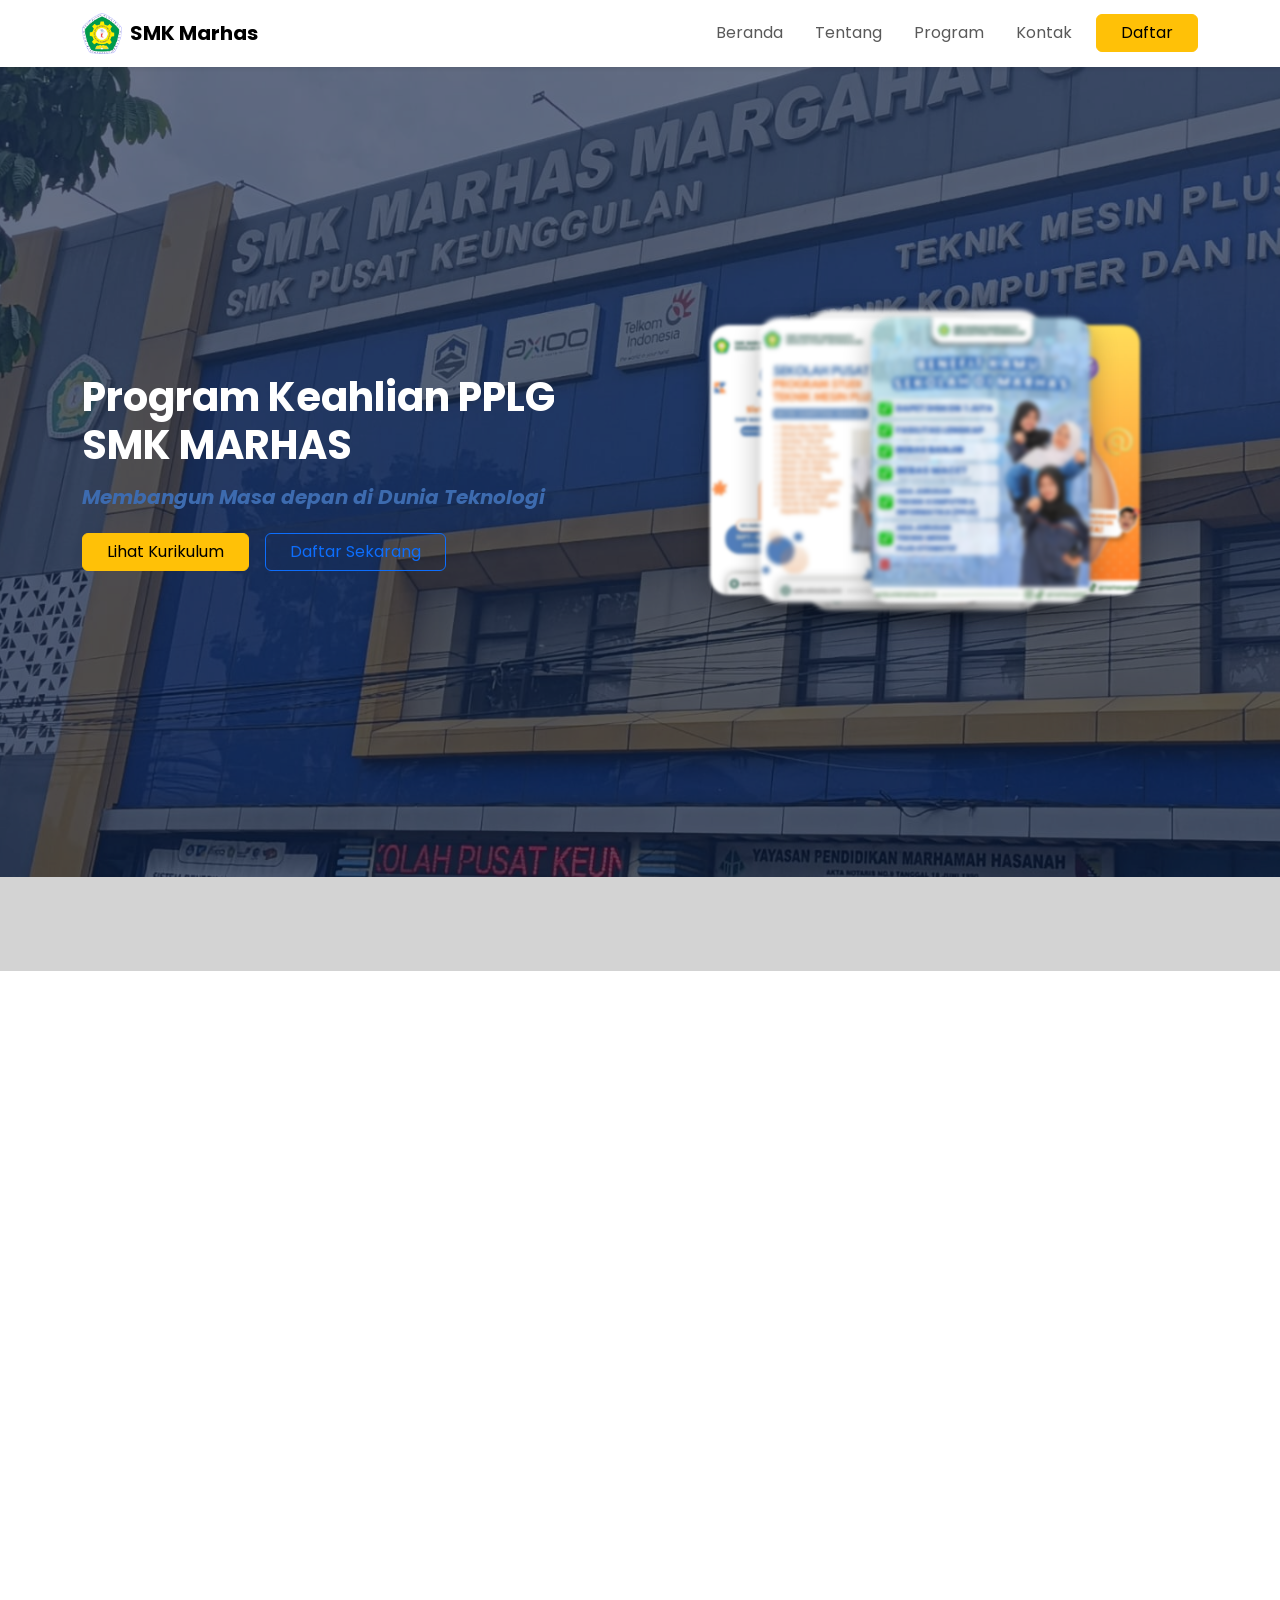
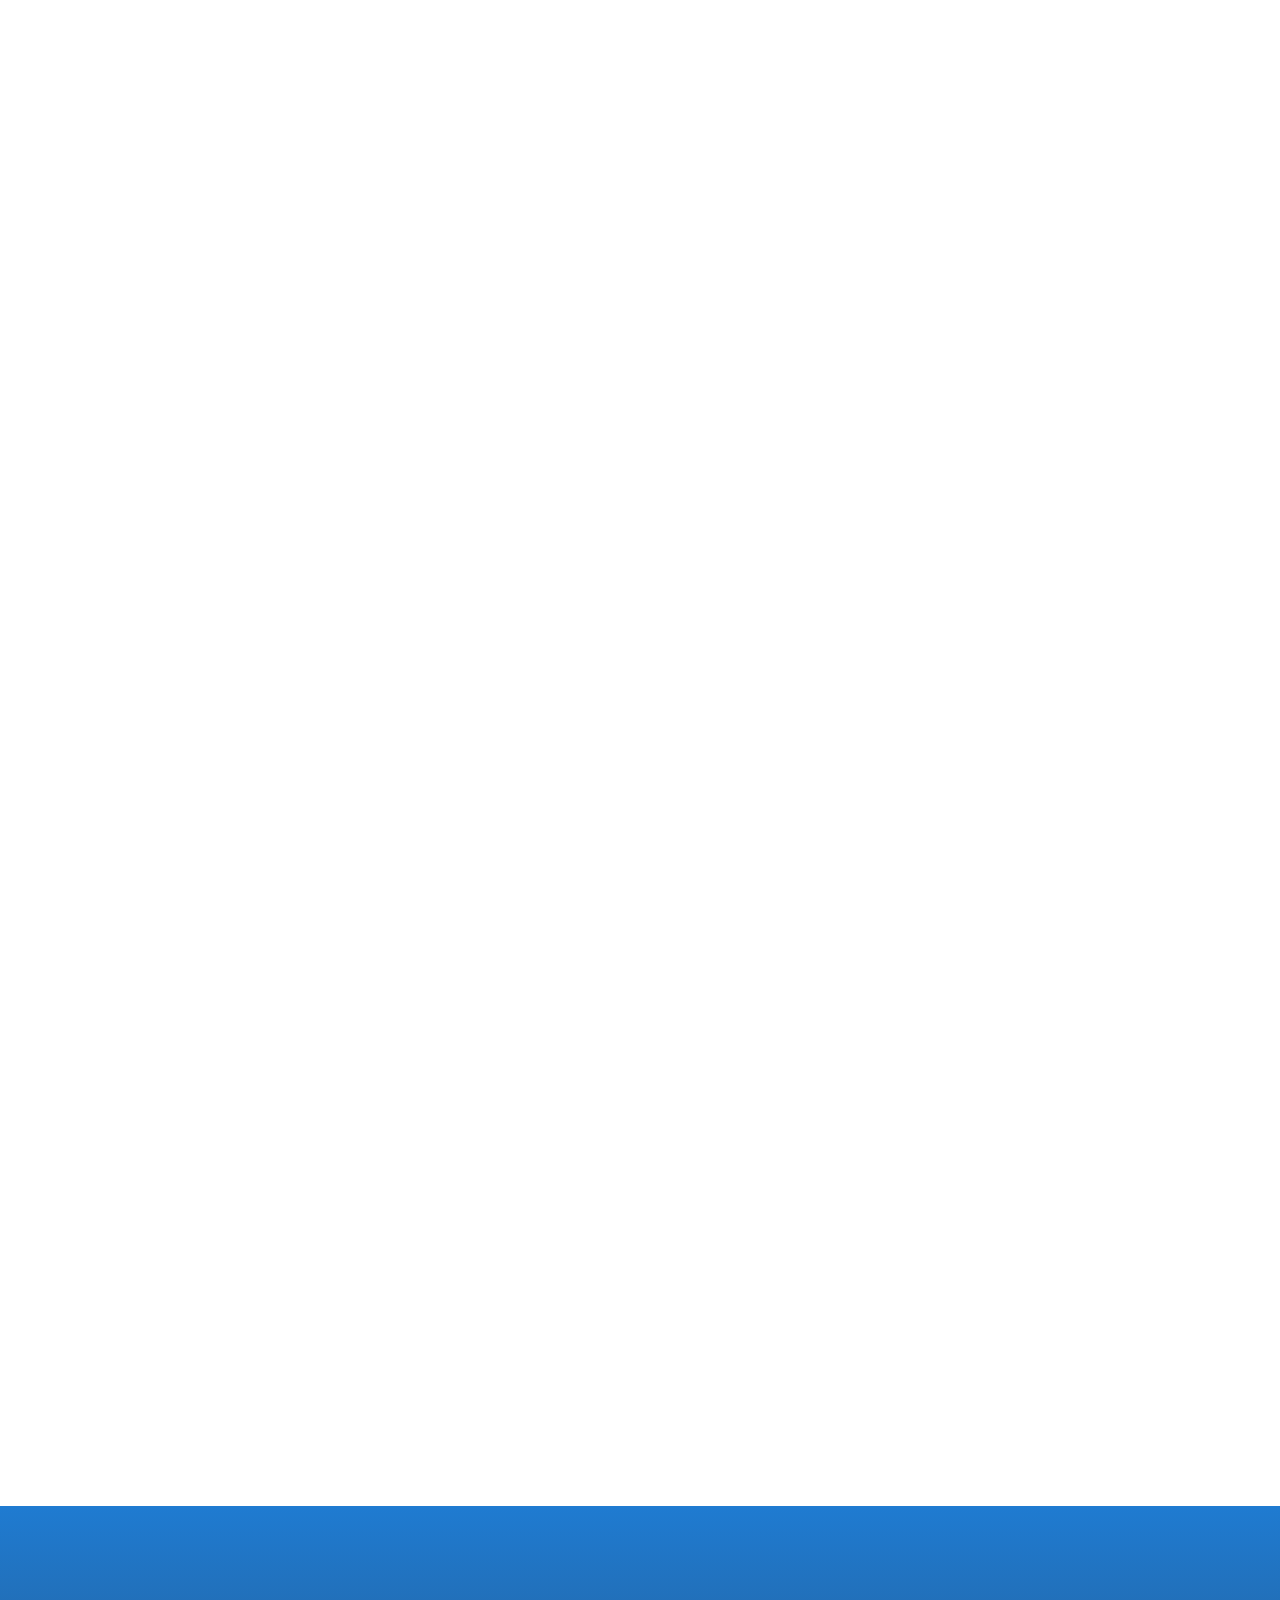
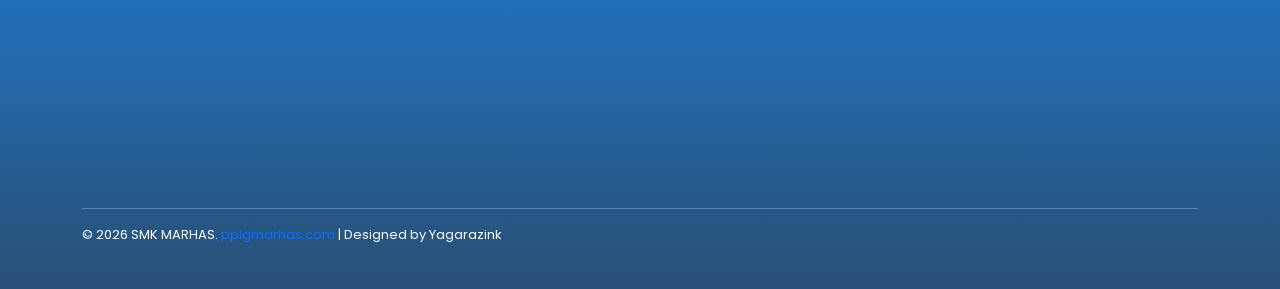
<file: index.html>
<!DOCTYPE html>
<html lang="en">

<head>
  <meta charset="UTF-8">
  <meta name="viewport" content="width=device-width, initial-scale=1.0">
  <title>PPDB SMK Marhas</title>
  <link rel="icon" href="icon.png" type="image/png">

  <!-- BOOTSTRAP -->
  <link href="https://cdn.jsdelivr.net/npm/bootstrap@5.3.8/dist/css/bootstrap.min.css" rel="stylesheet"
    integrity="sha384-sRIl4kxILFvY47J16cr9ZwB07vP4J8+LH7qKQnuqkuIAvNWLzeN8tE5YBujZqJLB" crossorigin="anonymous" />

  <!-- LINK AOS -->
  <link href="https://unpkg.com/aos@2.3.1/dist/aos.css" rel="stylesheet">

  <!-- BOOTSTRAP ICON HTML -->
  <link rel="stylesheet" href="https://cdn.jsdelivr.net/npm/bootstrap-icons@1.11.3/font/bootstrap-icons.min.css">

  <!-- LINK CSS -->
  <link rel="stylesheet" href="style.css">

  <!-- BOOTSTRAP ICON SOSMED -->
  <link rel="stylesheet" href="https://cdnjs.cloudflare.com/ajax/libs/font-awesome/6.5.1/css/all.min.css">

  <!-- BOOTSTRAP FONT -->
  <link href="https://fonts.googleapis.com/css2?family=Poppins:wght@300;400;500;600;700&display=swap" rel="stylesheet">

</head>

<body>
  <!-- NAVBAR -->
  <nav class="navbar navbar-expand-lg navbar-light bg-white shadow-sm">
    <div class="container">
      <a class="navbar-brand d-flex align-items-center" href="#">
        <img src="icon.png" alt="logo" width="40" class="me-2" />
        <strong>SMK Marhas</strong>
      </a>

      <button class="navbar-toggler" type="button" data-bs-toggle="collapse" data-bs-target="#navbarMenu">
        <span class="navbar-toggler-icon"></span>
      </button>

      <div class="collapse navbar-collapse" id="navbarMenu">
        <ul class="navbar-nav ms-auto mb-2 mb-lg-0 gap-lg-3">
          <li class="nav-item"><a class="nav-link" href="#hero-section">Beranda</a></li>
          <li class="nav-item"><a class="nav-link" href="#tentang">Tentang</a></li>
          <li class="nav-item"><a class="nav-link" href="#program">Program</a></li>
          <li class="nav-item"><a class="nav-link" href="#kontak">Kontak</a></li>
        </ul>

        <a href="hal2.html" class="btn btn-warning ms-lg-3 px-4">Daftar</a>
      </div>
    </div>
  </nav>
  <!-- SECTION HERO-->
  <header class="hero-section" id="hero-section">
    <div class="hero-content container">
      <div class="row g-4 align-items-center">

        <!-- TEXT -->
        <div class="col-12 col-lg-6">
          <div data-aos="fade-right" data-aos-delay="100">
            <h1 class="fw-bold mb-3 text-white">
              Program Keahlian PPLG <br> SMK MARHAS
            </h1>
            <h5 id="hero-text" class="fw-bold mb-4"
              style="transition: opacity 0.5s ease; color: #3d6baf; font-style: italic;">
              Membangun Masa depan di Dunia Teknologi
            </h5>
          </div>

          <div class="d-flex gap-3 flex-wrap" data-aos="fade-right" data-aos-delay="200">
            <a href="#program" class="btn btn-warning px-4">Lihat Kurikulum</a>
            <a href="hal2.html" class="btn btn-outline-primary px-4">Daftar Sekarang</a>
          </div>
        </div>

        <!-- CAROUSEL -->
        <div class="col-lg-6 d-flex justify-content-center align-items-center py-3 my-3">
          <div class="card-carousel" data-aos="zoom-in" data-aos-delay="300">
            <div class="card-item c1">
              <img class="img-fulid" src="carousel1.jpeg" alt="">
            </div>
            <div class="card-item c2">
              <img class="img-fulid" src="carousel2.jpeg" alt="">
            </div>
            <div class="card-item c3">
              <img class="img-fulid" src="carousel3.jpeg" alt="">
            </div>
            <div class="card-item c4">
              <img class="img-fulid" src="carousel4.jpeg" alt="">
            </div>
            <div class="card-item c5">
              <img class="img-fulid" src="carousel5.jpeg" alt="">
            </div>
          </div>
        </div>
      </div>
    </div>
  </header>

  <!-- COOPERATION SECTION -->
  <div class="cooperation-section">
    <div class="row text-center align-items-center">
      <div class="col my-2">
        <img src="telkom.png" alt="" class="mx-3 img-fluid" style="width: 11%;" data-aos="fade-right">
        <img src="axioo.png" alt="" class="mx-3 img-fluid" style="width: 11%;" data-aos="fade-left"
          data-aos-delay="100">
      </div>
    </div>
  </div>

  <!-- ICON -->

  <div class="container py-5">

    <!-- Judul -->
    <h2 class="title" data-aos="fade-down" data-aos-delay="50">Karya Siswa</h2>

    <!-- List Skill -->
    <div class="row justify-content-center" style="gap: 40px;">

      <!-- HTML -->
      <div class="col-auto skill-box" data-aos="fade-right" data-aos-delay="300">
        <div class="icon-circle bg-yellow">
          <i class="bi bi-filetype-html"></i>
        </div>
        <p class="skill-text">HTML 5</p>
      </div>

      <!-- JavaScript -->
      <div class="col-auto skill-box" data-aos="fade-right" data-aos-delay="200">
        <div class="icon-circle bg-purple">
          <i class="bi bi-filetype-js"></i>
        </div>
        <p class="skill-text">JavaScript</p>
      </div>

      <!-- CSS -->
      <div class="col-auto skill-box" data-aos="fade-right" data-aos-delay="100">
        <div class="icon-circle bg-white">
          <i class="bi bi-filetype-css"></i>
        </div>
        <p class="skill-text">CSS</p>
      </div>

      <!-- Figma -->
      <div class="col-auto skill-box" data-aos="zoom-in">
        <div class="icon-circle bg-cyan">
          <img src="figma.jpeg" alt="icon" class="img-fluid" style="width: 55%;">
        </div>
        <p class="skill-text">Figma</p>
      </div>

      <!-- Android -->
      <div class="col-auto skill-box" data-aos="fade-left" data-aos-delay="100">
        <div class="icon-circle bg-yellow">
          <i class="bi bi-android2"></i>
        </div>
        <p class="skill-text">Android</p>
      </div>

      <!-- IOT -->
      <div class="col-auto skill-box" data-aos="fade-left" data-aos-delay="200">
        <div class="icon-circle bg-purple">
          <i class="bi bi-cpu"></i>
        </div>
        <p class="skill-text">IOT</p>
      </div>

      <!-- Laravel -->
      <div class="col-auto skill-box" data-aos="fade-left" data-aos-delay="300">
        <div class="icon-circle bg-white">
          <i class="bi bi-box"></i>
        </div>
        <p class="skill-text">Laravel</p>
      </div>

    </div>

  </div>

  <!-- NESTED ROW -->
  <div class="container" id="program">
    <div class="row">
      <div class="col-md-4 mt-4" data-aos="zoom-in" data-aos-delay="500">
        <div class="produk-unggulan" style="background: url(items.jpeg) center/cover no-repeat;">
          <h4 class="card-title fw-bold text-light" data-aos="fade-up">Produk Unggulan</h4>
          <p class="card-text text-light" data-aos="fade-up" data-aos-delay="100">Kami menyiapkan produk unggulan yang
            terbaik</p>
          <a href="hal3.html" class="btn btn-outline-light" data-aos="fade-up" data-aos-delay="200">View All Items</a>
        </div>
      </div>

      <div class="col-md-8">
        <div class="row">

          <!-- Product 1 -->
          <div class="col-md-6" data-aos="fade-up" data-aos-delay="100">
            <div class="col mt-4">
              <div class="card">
                <img src="foto1.jpeg" class="card-img-top" alt="" style="height: 180px; object-fit: cover;">
                <div class="card-body">
                  <h5 class="card-title">
                    Desain Wireframe Mobile
                  </h5>
                  <p class="card-text">
                    Oleh Siswa : PPLG 1
                  </p>
                  <!-- BINTANG -->
                  <div class="text-warning">
                    <i class="bi bi-star-fill"></i>
                    <i class="bi bi-star-fill"></i>
                    <i class="bi bi-star-fill"></i>
                    <i class="bi bi-star-half"></i>
                    <i class="bi bi-star"></i>
                  </div>
                  <div class="d-flex justify-content-between align-items-center mt-auto">
                    <p class="card-text text-left">147 Sale</p>
                    <a href="hal4.html" class="btn btn-dark">preview</a>
                  </div>
                </div>
              </div>
            </div>
          </div>

          <!-- Product 2 -->
          <div class="col-md-6" data-aos="fade-up" data-aos-delay="200">
            <div class="col mt-4">
              <div class="card">
                <img src="foto11.jpeg" class="card-img-top" alt="" style="height: 180px; object-fit: cover;">
                <div class="card-body">
                  <h5 class="card-title">
                    Galeri Desain UI Modern
                  </h5>
                  <p class="card-text">
                    Oleh Siswa : PPLG 1
                  </p>
                  <!-- BINTANG -->
                  <div class="text-warning">
                    <i class="bi bi-star-fill"></i>
                    <i class="bi bi-star-fill"></i>
                    <i class="bi bi-star-half"></i>
                    <i class="bi bi-star"></i>
                    <i class="bi bi-star"></i>
                  </div>
                  <div class="d-flex justify-content-between align-items-center mt-auto">
                    <p class="card-text text-left">23 Sale</p>
                    <a href="hal14.html" class="btn btn-dark">preview</a>
                  </div>
                </div>
              </div>
            </div>
          </div>

          <!-- Product 3 -->
          <div class="col-md-6" data-aos="fade-up" data-aos-delay="300">
            <div class="col mt-4">
              <div class="card">
                <img src="foto12.jpeg" class="card-img-top" alt="" style="height: 180px; object-fit: cover;">
                <div class="card-body">
                  <h5 class="card-title">
                    Dashboard Monitoring Data
                  </h5>
                  <p class="card-text">
                    Oleh Siswa : PPLG 1
                  </p>
                  <!-- BINTANG -->
                  <div class="text-warning">
                    <i class="bi bi-star-fill"></i>
                    <i class="bi bi-star"></i>
                    <i class="bi bi-star"></i>
                    <i class="bi bi-star"></i>
                    <i class="bi bi-star"></i>
                  </div>
                  <div class="d-flex justify-content-between align-items-center mt-auto">
                    <p class="card-text text-left">12 Sale</p>
                    <a href="hal15.html" class="btn btn-dark">preview</a>
                  </div>
                </div>
              </div>
            </div>
          </div>

          <!-- Product 4 -->
          <div class="col-md-6" data-aos="fade-up" data-aos-delay="400">
            <div class="col mt-4">
              <div class="card">
                <img src="foto10.jpeg" class="card-img-top" alt="" style="height: 180px; object-fit: cover;">
                <div class="card-body">
                  <h5 class="card-title">
                    Tips Hierarki Visual UI
                  </h5>
                  <p class="card-text">
                    Oleh Siswa : PPLG 1
                  </p>
                  <!-- BINTANG -->
                  <div class="text-warning">
                    <i class="bi bi-star-fill"></i>
                    <i class="bi bi-star-fill"></i>
                    <i class="bi bi-star-fill"></i>
                    <i class="bi bi-star-fill"></i>
                    <i class="bi bi-star-half"></i>
                  </div>
                  <div class="d-flex justify-content-between align-items-center mt-auto">
                    <p class="card-text text-left">965 Sale</p>
                    <a href="hal13.html" class="btn btn-dark">preview</a>
                  </div>
                </div>
              </div>
            </div>
          </div>
        </div>
      </div>
    </div>
  </div>

  <!-- SECTION PPLG -->
  <section class="section-pplg" id="tentang">
    <div class="container">
      <div class="row align-items-center">

        <!-- GALERI -->
        <div class="col-lg-6">
          <div class="row g-3 gallery m-5">
            <div class="col-6" data-aos="fade-right">
              <img src="lab1.jpeg" alt="" class="img-fluid w-100 rounded-4">
            </div>
            <div class="col-6" data-aos="fade-down" data-aos-delay="100">
              <img src="lab2.jpeg" alt="" class="img-fluid w-100 rounded-4">
            </div>
            <div class="col-6" data-aos="fade-up" data-aos-delay="200">
              <img src="kantin.jpeg" alt="" class="img-fluid w-100 rounded-4">
            </div>
            <div class="col-6" data-aos="fade-left" data-aos-delay="300">
              <img src="kelas.jpeg" alt="" class="img-fluid w-100 rounded-4">
            </div>
          </div>
        </div>

        <!-- TEXT -->
        <div class="col-lg-6">
          <div class="text-content">
            <h2 data-aos="fade-left">
              Pengembangan Perangkat Lunak dan Gim
            </h2>

            <p data-aos="fade-left" data-aos-delay="100">
              Jurusan Teknik Komputer dan Informatika membekali siswa/i
              dengan pengetahuan, kemampuan dan keterampilan dalam dunia
              komputer dan inform atika seperti merakit komputer dan
              mengoperasikan komputer, membuat program aplikasi dan
              menguasai bahasa pemrograman, membuat website,
              membuat aplikasi mobile android dan berwirausaha
              di semua bidang komputer.
            </p>
          </div>
        </div>

      </div>
    </div>
  </section>

  <!-- MAP -->
  <section class="map-section mb-4">
    <div class="container text-center">
      <div class="col-lg-12">
        <div class="text-center mb-4" data-aos="fade-down">
          <h2 class="fw-bold">
            Lokasi Kami
          </h2>
          <p class="text-muted">
            Jl. Terusan Kopo No.385/299, Margahayu Sel.,
            Kec. Margahayu, Kabupaten Bandung, Jawa Barat 40226
          </p>
        </div>

        <!-- GOOGLE MAPS -->
        <div class="ratio ratio-16x9 mx-auto" style="width: 65%" data-aos="fade-up" data-aos-delay="100">
          <iframe
            src="https://www.google.com/maps/embed?pb=!1m18!1m12!1m3!1d3960.282726914955!2d107.56790847403649!3d-6.975931368307192!2m3!1f0!2f0!3f0!3m2!1i1024!2i768!4f13.1!3m3!1m2!1s0x2e68eed478753375%3A0x4c0d27e8b815d111!2sSMK%20Marhas%20Margahayu%20(SMK%20Pusat%20Keunggulan)!5e0!3m2!1sid!2sid!4v1778825519975!5m2!1sid!2sid"
            width="100%" height="400" style="border:0;" allowfullscreen loading="lazy"
            referrerpolicy="no-referrer-when-downgrade" referrerpolicy="no-referrer-when-downgrade">
          </iframe>
        </div>
      </div>
    </div>
  </section>

  <!-- FOOTER -->
  <footer class="footer" id="kontak">
    <div class="container">
      <div class="row justify-content-center gy-5">

        <!-- LOGO -->
        <div class="col-lg-3" data-aos="fade-up">
          <div class="d-flex align-items-start mb-4" style="gap: 1rem !important;">
            <img src="icon.png" alt="" class="footer-logo">
            <h1 class="footer-title">
              SMK <br>
              MARHAS
            </h1>
          </div>
          <p class="footer-jurusan">
            Teknik Pemesinan
          </p>
          <p class="footer-jurusan">
            Pengembangan Perangkat
            Lunak dan Gim
          </p>
        </div>

        <!-- KONTAK -->
        <div class="col-lg-4" data-aos="fade-up" data-aos-delay="100">

          <h2 class="footer-heading">
            Kontak
          </h2>
          <div class="contact-item">
            <div class="contact-icon">
              <i class="fa-solid fa-phone"></i>
            </div>
            <div class="contact-text">
              +62 2564 7875 0943
            </div>
          </div>

          <div class="contact-item">
            <div class="contact-icon">
              <i class="fa-solid fa-location-dot"></i>
            </div>
            <div class="contact-text">
              Jl. Terusan Kopo, Kec. Margahayu
              Kabupaten Bandung, Jawa Barat
              40226
            </div>
          </div>

          <div class="contact-item">
            <div class="contact-icon">
              <i class="fa-solid fa-envelope"></i>
            </div>
            <div class="contact-text">
              Hello@example.com
            </div>
          </div>

        </div>

        <!-- NAVIGASI -->
        <div class="col-lg-2" data-aos="fade-up" data-aos-delay="200">

          <h2 class="footer-heading">
            Navigasi
          </h2>

          <a href="#hero-section" class="nav-link-footer">Beranda</a>
          <a href="#program" class="nav-link-footer">Karya Siswa</a>
          <a href="#tentang" class="nav-link-footer">Tentang</a>
          <a href="#kontak" class="nav-link-footer">Kontak</a>

        </div>

        <!-- SOSIAL MEDIA -->
        <div class="col-lg-3" data-aos="fade-up" data-aos-delay="300">

          <h2 class="footer-heading">
            Ikuti Kami
          </h2>

          <div class="social-item">
            <div class="social-icon">
              <i class="fa-brands fa-instagram"></i>
            </div>
            <div class="social-text">
              <a class="nav-link" href="https://share.google/nK01pwl4Do9pKI13U">Instagram</a>
            </div>
          </div>

          <div class="social-item">
            <div class="social-icon">
              <i class="fa-brands fa-facebook-f"></i>
            </div>
            <div class="social-text">
              <a class="nav-link" href="https://share.google/HTX61zP6y6QwtTzAF">Facebook</a>
            </div>
          </div>

          <div class="social-item">
            <div class="social-icon">
              <i class="fa-brands fa-tiktok"></i>
            </div>
            <div class="social-text">
              <a class="nav-link" href="https://share.google/s8LKiqpSc1kr0VuD3">Tiktok</a>
            </div>
          </div>

        </div>

        <!-- COPYRIGHT -->
        <div class="social-text">
          <hr>
          © 2026 SMK MARHAS. <span class="text-primary">pplgmarhas.com</span> | Designed by Yagarazink
        </div>

      </div>
    </div>
  </footer>
</body>

<!-- SCRIPT BOOTSTRAP -->
<script src="https://cdn.jsdelivr.net/npm/bootstrap@5.3.8/dist/js/bootstrap.bundle.min.js"
  integrity="sha384-FKyoEForCGlyvwx9Hj09JcYn3nv7wiPVlz7YYwJrWVcXK/BmnVDxM+D2scQbITxI" crossorigin="anonymous">
  </script>

<!-- SCRIIPT AOS -->
<script src="https://unpkg.com/aos@2.3.1/dist/aos.js"></script>
<script>
  AOS.init({
    duration: 500,
    offset: 80
  });
</script>

<!-- SCRIPT CAROUSEL -->
<script>
  const cards = document.querySelectorAll('.card-item');

  const positions = ['c1', 'c2', 'c3', 'c4', 'c5'];

  setInterval(() => {

    // simpan class terakhir
    const lastClass = positions.pop();

    // pindahkan ke depan
    positions.unshift(lastClass);

    // update class tiap card
    cards.forEach((card, index) => {

      card.classList.remove('c1', 'c2', 'c3', 'c4', 'c5', 'active');

      card.classList.add(positions[index]);

      // card tengah aktif
      if (positions[index] === 'c3') {
        card.classList.add('active');
      }

    });

  }, 2000);
</script>

</html>
</file>
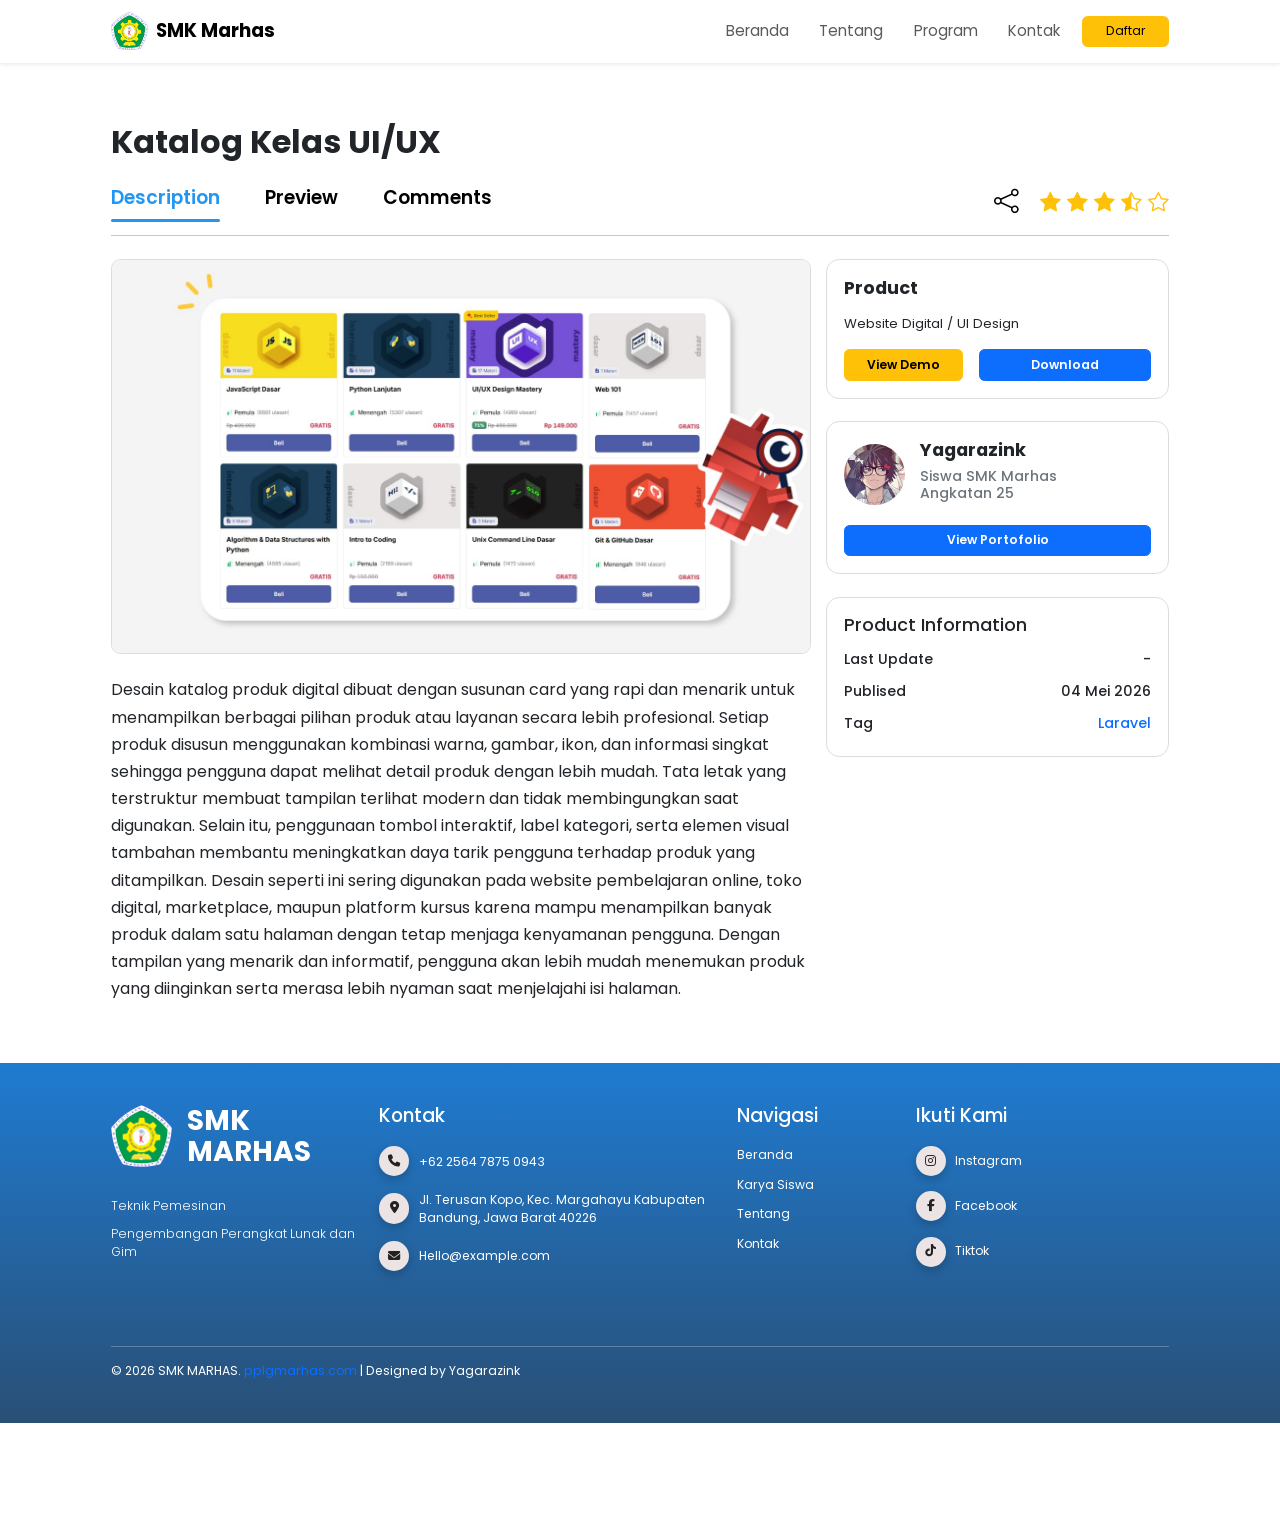
<file: hal10.html>
<!DOCTYPE html>
<html lang="en">

<head>
    <meta charset="UTF-8">
    <meta name="viewport" content="width=device-width, initial-scale=1.0">
    <title>Program Preview</title>
    <link rel="icon" href="icon.png" type="image/png">
    <!-- BOOTSTRAP -->
    <link href="https://cdn.jsdelivr.net/npm/bootstrap@5.3.8/dist/css/bootstrap.min.css" rel="stylesheet"
        integrity="sha384-sRIl4kxILFvY47J16cr9ZwB07vP4J8+LH7qKQnuqkuIAvNWLzeN8tE5YBujZqJLB" crossorigin="anonymous" />

    <!-- LINK AOS -->
    <link href="https://unpkg.com/aos@2.3.1/dist/aos.css" rel="stylesheet">

    <!-- LINK ICON -->
    <link href="https://cdn.jsdelivr.net/npm/bootstrap-icons@1.11.3/font/bootstrap-icons.css" rel="stylesheet">

    <!-- LINK CSS -->
    <link rel="stylesheet" href="style4.css">

    <!-- BOOTSTRAP ICON SOSMED -->
    <link rel="stylesheet" href="https://cdnjs.cloudflare.com/ajax/libs/font-awesome/6.5.1/css/all.min.css">

    <!-- BOOTSTRAP FONT -->
    <link href="https://fonts.googleapis.com/css2?family=Poppins:wght@300;400;500;600;700&display=swap"
        rel="stylesheet">

</head>

<body>
    <!-- NAVBAR -->
    <nav class="navbar navbar-expand-lg navbar-light bg-white shadow-sm">
        <div class="container">
            <a class="navbar-brand d-flex align-items-center" href="#">
                <img src="icon.png" alt="logo" width="40" class="me-2" />
                <strong>SMK Marhas</strong>
            </a>

            <button class="navbar-toggler" type="button" data-bs-toggle="collapse" data-bs-target="#navbarMenu">
                <span class="navbar-toggler-icon"></span>
            </button>

            <div class="collapse navbar-collapse" id="navbarMenu">
                <ul class="navbar-nav ms-auto mb-2 mb-lg-0 gap-lg-3">
                    <li class="nav-item"><a class="nav-link" href="index.html">Beranda</a></li>
                    <li class="nav-item"><a class="nav-link" href="index.html#tentang">Tentang</a></li>
                    <li class="nav-item"><a class="nav-link" href="index.html#program">Program</a></li>
                    <li class="nav-item"><a class="nav-link" href="#kontak">Kontak</a></li>
                </ul>

                <a href="hal2.html" class="btn btn-warning ms-lg-3 px-4">Daftar</a>
            </div>
        </div>
    </nav>

    <!-- SECTION PREVIEW -->
    <div class="container py-3 my-5" id="mainPage">

        <h1 class="main-title mb-4" data-aos="fade-down">
            Katalog Kelas UI/UX
        </h1>

        <div class="d-flex justify-content-between align-items-center flex-wrap">

            <div class="d-flex gap-5">
                <button class="custom-tab active" onclick="showTab('description', this)" data-aos="fade-right"
                    data-aos-delay="100">
                    Description
                </button>

                <button class="custom-tab" onclick="showTab('preview', this)" data-aos="fade-right"
                    data-aos-delay="100">
                    Preview
                </button>

                <button class="custom-tab" onclick="showTab('comments', this)" data-aos="fade-right">
                    Comments
                </button>
            </div>

            <div class="d-flex align-items-center gap-4" data-aos="fade-left">
                <button class="share-btn" onclick="shareWebsite()">
                    <i class="bi bi-share"></i>
                </button>

                <div class="rating text-warning" style="font-size: 22px;">
                    <i class="bi bi-star-fill"></i>
                    <i class="bi bi-star-fill"></i>
                    <i class="bi bi-star-fill"></i>
                    <i class="bi bi-star-half"></i>
                    <i class="bi bi-star"></i>
                </div>
            </div>

        </div>
        <hr>

        <div class="row mt-4">

            <!-- KIRI -->
            <div class="col-lg-8">

                <!-- DESCRIPTION -->
                <div class="content-section active" id="description">

                    <img src="foto7.jpeg" class="preview-img" data-aos="fade-right">

                    <div class="mt-4 fs-2" data-aos="fade-right" data-aos-delay="100">
                        Desain katalog produk digital dibuat dengan susunan card yang rapi dan menarik untuk menampilkan
                        berbagai pilihan produk atau layanan secara lebih profesional. Setiap produk disusun menggunakan
                        kombinasi warna, gambar, ikon, dan informasi singkat sehingga pengguna dapat melihat detail
                        produk dengan lebih mudah. Tata letak yang terstruktur membuat tampilan terlihat modern dan
                        tidak membingungkan saat digunakan. Selain itu, penggunaan tombol interaktif, label kategori,
                        serta elemen visual tambahan membantu meningkatkan daya tarik pengguna terhadap produk yang
                        ditampilkan. Desain seperti ini sering digunakan pada website pembelajaran online, toko digital,
                        marketplace, maupun platform kursus karena mampu menampilkan banyak produk dalam satu halaman
                        dengan tetap menjaga kenyamanan pengguna. Dengan tampilan yang menarik dan informatif, pengguna
                        akan lebih mudah menemukan produk yang diinginkan serta merasa lebih nyaman saat menjelajahi isi
                        halaman.
                    </div>

                </div>

                <!-- PREVIEW -->
                <div class="content-section" id="preview">

                </div>
                <!-- COMMENTS -->
                <div class="content-section" id="comments">

                    <div class="comment-box mb-4">

                        <h5 class="mb-3">Tambahkan Komentar</h5>

                        <input type="text" class="form-control mb-3" id="nameInput" placeholder="Nama">

                        <textarea class="form-control mb-3" rows="4" id="commentInput"
                            placeholder="Tulis komentar"></textarea>

                        <button class="btn btn-primary" onclick="addComment()">
                            Kirim Komentar
                        </button>

                    </div>

                    <div id="commentList">

                        <div class="comment-box mb-3">
                            <div class="d-flex gap-3">

                                <img src="komen1.jpeg" class="comment-profile">

                                <div>
                                    <h6 class="mb-1">Gojo Satoru</h6>

                                    <p class="mb-0">
                                        Tampilan websitenya sangat menarik dan modern sehingga membuat pengunjung nyaman
                                        saat melihat isi halaman.
                                    </p>
                                </div>

                            </div>
                        </div>

                        <div class="comment-box mb-3">
                            <div class="d-flex gap-3">

                                <img src="komen2.jpeg" class="comment-profile">

                                <div>
                                    <h6 class="mb-1">Killua Zoldyck</h6>

                                    <p class="mb-0">
                                        Desain web terlihat rapi dengan kombinasi warna yang cocok dan memberikan kesan
                                        profesional.
                                    </p>
                                </div>

                            </div>
                        </div>

                        <div class="comment-box mb-3">
                            <div class="d-flex gap-3">

                                <img src="komen3.jpeg" class="comment-profile">

                                <div>
                                    <h6 class="mb-1">Roronoa Zoro</h6>

                                    <p class="mb-0">
                                        Navigasi pada website mudah dipahami sehingga pengguna dapat mengakses
                                        informasi dengan cepat.
                                    </p>
                                </div>

                            </div>
                        </div>

                        <div class="comment-box mb-3">
                            <div class="d-flex gap-3">

                                <img src="komen4.jpeg" class="comment-profile">

                                <div>
                                    <h6 class="mb-1">Levi Ackerman</h6>

                                    <p class="mb-0">
                                        Website memiliki layout yang responsif dan tampil baik di berbagai ukuran layar.
                                    </p>
                                </div>

                            </div>
                        </div>

                        <div class="comment-box mb-3">
                            <div class="d-flex gap-3">

                                <img src="komen5.jpeg" class="comment-profile">

                                <div>
                                    <h6 class="mb-1">Itachi Uchiha</h6>

                                    <p class="mb-0">
                                        Penggunaan animasi dan elemen visual membuat website terlihat lebih hidup dan
                                        tidak membosankan.
                                    </p>
                                </div>

                            </div>
                        </div>

                    </div>

                </div>

            </div>

            <!-- KANAN -->
            <div class="col-lg-4">

                <!-- PRODUCT -->
                <div class="side-card mb-4" data-aos="fade-left">

                    <h2 class="fw-bold mb-3">Product</h2>

                    <p>
                        Website Digital / UI Design
                    </p>

                    <!-- BUTTON PRODUCT -->
                    <div class="row mt-3">
                        <div class="col-5">
                            <button class="btn btn-warning w-100 fw-semibold">
                                View Demo
                            </button>
                        </div>

                        <div class="col-7">
                            <button class="btn btn-primary w-100 fw-semibold">
                                Download
                            </button>
                        </div>
                    </div>
                </div>

                <!-- USER -->
                <div class="side-card mb-4" data-aos="fade-left" data-aos-delay="100">

                    <div class="d-flex gap-3 align-items-center">

                        <img src="profil.jpeg" class="profile-img">

                        <div>
                            <h2 class="fw-bold">
                                Yagarazink
                            </h2>

                            <h4 class="text-secondary">
                                Siswa SMK Marhas <br>
                                Angkatan 25
                            </h4>
                        </div>

                    </div>

                    <!-- BUTTON PORTOFOLIO -->
                    <button class="btn btn-primary w-100 fw-semibold mt-3" onclick="openPortfolio()">
                        View Portofolio
                    </button>

                </div>

                <!-- INFO -->
                <div class="side-card" data-aos="fade-left" data-aos-delay="200">

                    <h2 class="mb-3">
                        Product Information
                    </h2>

                    <div class="d-flex justify-content-between mb-2">
                        <h4>Last Update</h4>
                        <h4>-</h4>
                    </div>

                    <div class="d-flex justify-content-between mb-2">
                        <h4>Publised</h4>
                        <h4>04 Mei 2026</h4>
                    </div>

                    <div class="d-flex justify-content-between">
                        <h4>Tag</h4>

                        <h4 class="text-primary">
                            Laravel
                        </h4>
                    </div>

                </div>

            </div>

        </div>

    </div>

    <!-- HALAMAN PORTOFOLIO -->
    <div class="container py-5 portfolio-page" id="portfolioPage">

        <!-- HEADER -->
        <div class="d-flex justify-content-between align-items-center flex-wrap gap-3 mb-5">

            <button class="btn btn-dark px-4 py-2" onclick="backToMain()" data-aos="fade-right">
                <i class="bi bi-arrow-left"></i>
                Kembali
            </button>

            <div class="text-end" data-aos="fade-left">
                <h2 class="fw-bold mb-1">
                    Portofolio User
                </h2>

                <p class="text-secondary mb-0">
                    Kumpulan project dan karya terbaik siswa PPLG
                </p>
            </div>

        </div>

        <!-- PROFILE -->
        <div class="card border-0 shadow-sm rounded-4 overflow-hidden mb-5" data-aos="zoom-in-up" data-aos-delay="100">

            <div class="row g-0 align-items-center">

                <div class="col-lg-4 text-center bg-light p-4">

                    <img src="profil.jpeg" class="rounded-circle mb-3"
                        style="width: 150px; height: 150px; object-fit: cover;">

                    <h3 class="fw-bold mb-1">
                        Yagarazink
                    </h3>

                    <p class="text-secondary mb-3">
                        UI/UX Designer & Laravel Developer
                    </p>

                    <div class="d-flex justify-content-center gap-3 fs-4">

                        <a href="#" class="text-dark">
                            <i class="bi bi-instagram"></i>
                        </a>

                        <a href="#" class="text-dark">
                            <i class="bi bi-github"></i>
                        </a>

                        <a href="#" class="text-dark">
                            <i class="bi bi-linkedin"></i>
                        </a>

                    </div>

                </div>

                <div class="col-lg-8 p-4 p-lg-5">

                    <h3 class="fw-bold mb-3">
                        Tentang Saya
                    </h3>

                    <p class="text-secondary lh-lg">
                        Saya adalah siswa jurusan Pengembangan Perangkat Lunak dan Gim (PPLG)
                        yang memiliki minat dalam pengembangan website modern, UI/UX Design,
                        dan Laravel Development. Saya senang membuat tampilan website yang modern,
                        responsive, dan nyaman digunakan oleh pengguna.
                    </p>

                    <div class="row mt-4 g-4">

                        <div class="col-md-4">
                            <div class="border rounded-4 p-3 text-center h-100">
                                <h2 class="fw-bold text-primary">
                                    25+
                                </h2>

                                <p class="mb-0 text-secondary">
                                    Total Project
                                </p>
                            </div>
                        </div>

                        <div class="col-md-4">
                            <div class="border rounded-4 p-3 text-center h-100">
                                <h2 class="fw-bold text-success">
                                    15+
                                </h2>

                                <p class="mb-0 text-secondary">
                                    Website Responsive
                                </p>
                            </div>
                        </div>

                        <div class="col-md-4">
                            <div class="border rounded-4 p-3 text-center h-100">
                                <h2 class="fw-bold text-warning">
                                    5★
                                </h2>

                                <p class="mb-0 text-secondary">
                                    Rating Project
                                </p>
                            </div>
                        </div>

                    </div>

                </div>

            </div>

        </div>

        <!-- SKILL -->
        <div class="card border-0 shadow-sm rounded-4 p-4 mb-5" data-aos="zoom-in-up">

            <h3 class="fw-bold mb-4">
                Skill & Teknologi
            </h3>

            <div class="row g-4">

                <div class="col-md-3 col-6">
                    <div class="border rounded-4 p-4 text-center h-100">

                        <i class="bi bi-filetype-html fs-1 text-danger"></i>

                        <h5 class="mt-3 fw-bold">
                            HTML
                        </h5>

                        <p class="text-secondary mb-0">
                            Website Structure
                        </p>

                    </div>
                </div>

                <div class="col-md-3 col-6">
                    <div class="border rounded-4 p-4 text-center h-100">

                        <i class="bi bi-filetype-css fs-1 text-primary"></i>

                        <h5 class="mt-3 fw-bold">
                            CSS
                        </h5>

                        <p class="text-secondary mb-0">
                            Modern Styling
                        </p>

                    </div>
                </div>

                <div class="col-md-3 col-6">
                    <div class="border rounded-4 p-4 text-center h-100">

                        <i class="bi bi-filetype-js fs-1 text-warning"></i>

                        <h5 class="mt-3 fw-bold">
                            JavaScript
                        </h5>

                        <p class="text-secondary mb-0">
                            Interactive Website
                        </p>

                    </div>
                </div>

                <div class="col-md-3 col-6">
                    <div class="border rounded-4 p-4 text-center h-100">

                        <i class="bi bi-code-slash fs-1 text-success"></i>

                        <h5 class="mt-3 fw-bold">
                            Laravel
                        </h5>

                        <p class="text-secondary mb-0">
                            Backend Framework
                        </p>

                    </div>
                </div>

            </div>

        </div>

        <!-- PROJECT -->
        <h3 class="fw-bold mb-4" data-aos="fade-right">
            Project Terbaru
        </h3>

        <div class="row">

            <!-- CARD 1 -->
            <div class="col-lg-4 col-md-6 mb-4" data-aos="fade-up">

                <div class="card border-0 shadow-sm rounded-4 overflow-hidden h-100">

                    <img src="foto11.jpeg" class="card-img-top" style="height: 220px; object-fit: cover;">

                    <div class="card-body p-4">

                        <span class="badge bg-primary mb-3">
                            Laravel
                        </span>

                        <h4 class="fw-bold">
                            Dashboard Monitoring
                        </h4>

                        <p class="text-secondary">
                            Dashboard modern untuk monitoring data sekolah dan siswa.
                        </p>

                        <div class="d-flex justify-content-between align-items-center mt-4">

                            <div class="text-warning">
                                <i class="bi bi-star-fill"></i>
                                <i class="bi bi-star-fill"></i>
                                <i class="bi bi-star-fill"></i>
                                <i class="bi bi-star-fill"></i>
                                <i class="bi bi-star-half"></i>
                            </div>

                            <button class="btn btn-primary rounded-pill px-4">
                                Preview
                            </button>

                        </div>

                    </div>

                </div>

            </div>

            <!-- CARD 2 -->
            <div class="col-lg-4 col-md-6 mb-4" data-aos="fade-up" data-aos-delay="100">

                <div class="card border-0 shadow-sm rounded-4 overflow-hidden h-100">

                    <img src="foto12.jpeg" class="card-img-top" style="height: 220px; object-fit: cover;">

                    <div class="card-body p-4">

                        <span class="badge bg-success mb-3">
                            UI/UX
                        </span>

                        <h4 class="fw-bold">
                            UI Mobile App
                        </h4>

                        <p class="text-secondary">
                            Desain aplikasi mobile modern dengan tampilan clean.
                        </p>

                        <div class="d-flex justify-content-between align-items-center mt-4">

                            <div class="text-warning">
                                <i class="bi bi-star-fill"></i>
                                <i class="bi bi-star-fill"></i>
                                <i class="bi bi-star-fill"></i>
                                <i class="bi bi-star-fill"></i>
                                <i class="bi bi-star-fill"></i>
                            </div>

                            <button class="btn btn-success rounded-pill px-4">
                                Preview
                            </button>

                        </div>

                    </div>

                </div>

            </div>

            <!-- CARD 3 -->
            <div class="col-lg-4 col-md-6 mb-4" data-aos="fade-up" data-aos-delay="200">

                <div class="card border-0 shadow-sm rounded-4 overflow-hidden h-100">

                    <img src="foto3.jpeg" class="card-img-top" style="height: 220px; object-fit: cover;">

                    <div class="card-body p-4">

                        <span class="badge bg-warning text-dark mb-3">
                            Website
                        </span>

                        <h4 class="fw-bold">
                            Sistem Informasi
                        </h4>

                        <p class="text-secondary">
                            Website sistem informasi berbasis Laravel dan Bootstrap.
                        </p>

                        <div class="d-flex justify-content-between align-items-center mt-4">

                            <div class="text-warning">
                                <i class="bi bi-star-fill"></i>
                                <i class="bi bi-star-fill"></i>
                                <i class="bi bi-star-fill"></i>
                                <i class="bi bi-star-half"></i>
                                <i class="bi bi-star"></i>
                            </div>

                            <button class="btn btn-warning rounded-pill px-4">
                                Preview
                            </button>

                        </div>

                    </div>

                </div>

            </div>

        </div>

        <!-- CONTACT -->
        <div class="card border-0 shadow-sm rounded-4 p-5 mt-5 text-center" data-aos="zoom-in-up">

            <h2 class="fw-bold mb-3">
                Tertarik Dengan Project Saya?
            </h2>

            <p class="text-secondary mb-4">
                Hubungi saya untuk kerja sama project website, UI/UX Design,
                maupun pengembangan aplikasi modern.
            </p>

            <div class="d-flex justify-content-center gap-3 flex-wrap">

                <button class="btn btn-primary px-4 py-2 rounded-pill">
                    <i class="bi bi-envelope-fill"></i>
                    Contact Me
                </button>

                <button class="btn btn-dark px-4 py-2 rounded-pill">
                    <i class="bi bi-github"></i>
                    Github
                </button>

            </div>

        </div>

    </div>

    <!-- FOOTER -->
    <footer class="footer" id="kontak">
        <div class="container">
            <div class="row justify-content-center gy-5">

                <!-- LOGO -->
                <div class="col-lg-3" data-aos="fade-up">
                    <div class="d-flex align-items-start mb-4" style="gap: 1rem !important;">
                        <img src="icon.png" alt="" class="footer-logo">
                        <h1 class="footer-title">
                            SMK <br>
                            MARHAS
                        </h1>
                    </div>
                    <p class="footer-jurusan">
                        Teknik Pemesinan
                    </p>
                    <p class="footer-jurusan">
                        Pengembangan Perangkat
                        Lunak dan Gim
                    </p>
                </div>

                <!-- KONTAK -->
                <div class="col-lg-4" data-aos="fade-up" data-aos-delay="100">

                    <h2 class="footer-heading">
                        Kontak
                    </h2>
                    <div class="contact-item">
                        <div class="contact-icon">
                            <i class="fa-solid fa-phone"></i>
                        </div>
                        <div class="contact-text">
                            +62 2564 7875 0943
                        </div>
                    </div>

                    <div class="contact-item">
                        <div class="contact-icon">
                            <i class="fa-solid fa-location-dot"></i>
                        </div>
                        <div class="contact-text">
                            Jl. Terusan Kopo, Kec. Margahayu
                            Kabupaten Bandung, Jawa Barat
                            40226
                        </div>
                    </div>

                    <div class="contact-item">
                        <div class="contact-icon">
                            <i class="fa-solid fa-envelope"></i>
                        </div>
                        <div class="contact-text">
                            Hello@example.com
                        </div>
                    </div>

                </div>

                <!-- NAVIGASI -->
                <div class="col-lg-2" data-aos="fade-up" data-aos-delay="200">

                    <h2 class="footer-heading">
                        Navigasi
                    </h2>

                    <a href="index.html" class="nav-link-footer">Beranda</a>
                    <a href="index.html#program" class="nav-link-footer">Karya Siswa</a>
                    <a href="index.html#tentang" class="nav-link-footer">Tentang</a>
                    <a href="#kontak" class="nav-link-footer">Kontak</a>

                </div>

                <!-- SOSIAL MEDIA -->
                <div class="col-lg-3" data-aos="fade-up" data-aos-delay="300">

                    <h2 class="footer-heading">
                        Ikuti Kami
                    </h2>

                    <div class="social-item">
                        <div class="social-icon">
                            <i class="fa-brands fa-instagram"></i>
                        </div>
                        <div class="social-text">
                            <a class="nav-link" href="https://share.google/nK01pwl4Do9pKI13U">Instagram</a>
                        </div>
                    </div>

                    <div class="social-item">
                        <div class="social-icon">
                            <i class="fa-brands fa-facebook-f"></i>
                        </div>
                        <div class="social-text">
                            <a class="nav-link" href="https://share.google/HTX61zP6y6QwtTzAF">Facebook</a>
                        </div>
                    </div>

                    <div class="social-item">
                        <div class="social-icon">
                            <i class="fa-brands fa-tiktok"></i>
                        </div>
                        <div class="social-text">
                            <a class="nav-link" href="https://share.google/s8LKiqpSc1kr0VuD3">Tiktok</a>
                        </div>
                    </div>

                </div>

                <!-- COPYRIGHT -->
                <div class="social-text">
                    <hr>
                    © 2026 SMK MARHAS. <span class="text-primary">pplgmarhas.com</span> | Designed by Yagarazink
                </div>

            </div>
        </div>
    </footer>
</body>

<!-- SCRIPT BOOTSTRAP -->
<script src="https://cdn.jsdelivr.net/npm/bootstrap@5.3.8/dist/js/bootstrap.bundle.min.js"
    integrity="sha384-FKyoEForCGlyvwx9Hj09JcYn3nv7wiPVlz7YYwJrWVcXK/BmnVDxM+D2scQbITxI" crossorigin="anonymous">
    </script>

<!-- SCRIIPT AOS -->
<script src="https://unpkg.com/aos@2.3.1/dist/aos.js"></script>
<script>

    AOS.init({
        once: true,
        duration: 500,
        offset: 80
    });

    function refreshPortfolioAOS() {

        document.querySelectorAll('#portfolioPage [data-aos]').forEach((el) => {

            el.classList.remove('aos-animate');

        });

        setTimeout(() => {

            AOS.refreshHard();

        }, 100);

    }

    function showTab(id, element) {

        document.querySelectorAll('.content-section').forEach(section => {
            section.classList.remove('active');
        });

        document.getElementById(id).classList.add('active');

        document.querySelectorAll('.custom-tab').forEach(btn => {
            btn.classList.remove('active');
        });

        element.classList.add('active');
    }

    function shareWebsite() {

        if (navigator.share) {

            navigator.share({
                title: 'Website Buatan Yagarazink',
                text: 'Lihat website keren ini!',
                url: window.location.href
            });

        } else {
            alert('Browser tidak mendukung fitur share');
        }
    }

    function addComment() {

        let name = document.getElementById('nameInput').value;
        let comment = document.getElementById('commentInput').value;

        if (name === '' || comment === '') {
            alert('Isi dulu kocak!');
            return;
        }

        let commentHTML = `
        
        <div class="comment-box mb-3">
            <div class="d-flex gap-3">

                <img src="profil.jpeg" class="comment-profile">

                <div>
                    <h6 class="mb-1">${name}</h6>

                    <p class="mb-0">
                        ${comment}
                    </p>
                </div>

            </div>
        </div>

        `;

        document.getElementById('commentList').innerHTML += commentHTML;

        document.getElementById('nameInput').value = '';
        document.getElementById('commentInput').value = '';
    }

    function openPortfolio() {

        document.getElementById('mainPage').style.display = 'none';
        document.getElementById('portfolioPage').style.display = 'block';
        refreshPortfolioAOS();
    }

    function backToMain() {

        document.getElementById('mainPage').style.display = 'block';
        document.getElementById('portfolioPage').style.display = 'none';
    }

</script>

</html>
</file>
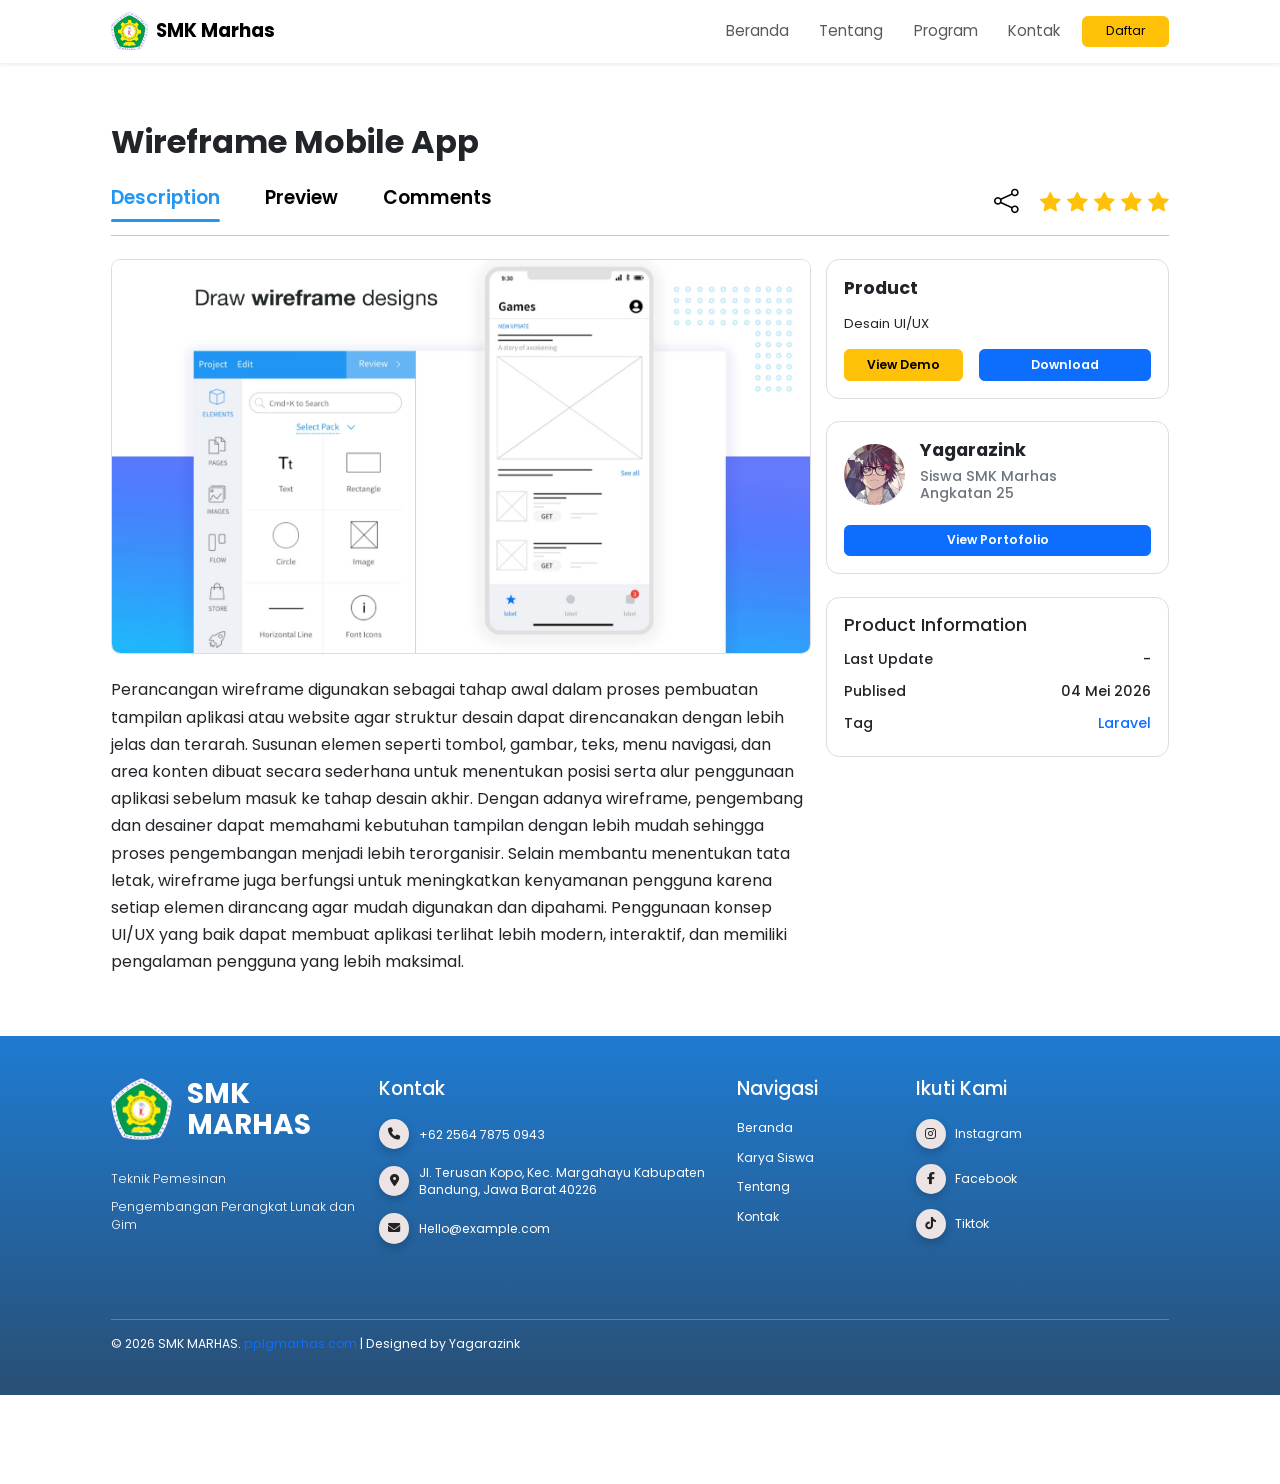
<file: hal11.html>
<!DOCTYPE html>
<html lang="en">

<head>
    <meta charset="UTF-8">
    <meta name="viewport" content="width=device-width, initial-scale=1.0">
    <title>Program Preview</title>
    <link rel="icon" href="icon.png" type="image/png">
    <!-- BOOTSTRAP -->
    <link href="https://cdn.jsdelivr.net/npm/bootstrap@5.3.8/dist/css/bootstrap.min.css" rel="stylesheet"
        integrity="sha384-sRIl4kxILFvY47J16cr9ZwB07vP4J8+LH7qKQnuqkuIAvNWLzeN8tE5YBujZqJLB" crossorigin="anonymous" />

    <!-- LINK AOS -->
    <link href="https://unpkg.com/aos@2.3.1/dist/aos.css" rel="stylesheet">

    <!-- LINK ICON -->
    <link href="https://cdn.jsdelivr.net/npm/bootstrap-icons@1.11.3/font/bootstrap-icons.css" rel="stylesheet">

    <!-- LINK CSS -->
    <link rel="stylesheet" href="style4.css">

    <!-- BOOTSTRAP ICON SOSMED -->
    <link rel="stylesheet" href="https://cdnjs.cloudflare.com/ajax/libs/font-awesome/6.5.1/css/all.min.css">

    <!-- BOOTSTRAP FONT -->
    <link href="https://fonts.googleapis.com/css2?family=Poppins:wght@300;400;500;600;700&display=swap"
        rel="stylesheet">

</head>

<body>
    <!-- NAVBAR -->
    <nav class="navbar navbar-expand-lg navbar-light bg-white shadow-sm">
        <div class="container">
            <a class="navbar-brand d-flex align-items-center" href="#">
                <img src="icon.png" alt="logo" width="40" class="me-2" />
                <strong>SMK Marhas</strong>
            </a>

            <button class="navbar-toggler" type="button" data-bs-toggle="collapse" data-bs-target="#navbarMenu">
                <span class="navbar-toggler-icon"></span>
            </button>

            <div class="collapse navbar-collapse" id="navbarMenu">
                <ul class="navbar-nav ms-auto mb-2 mb-lg-0 gap-lg-3">
                    <li class="nav-item"><a class="nav-link" href="index.html">Beranda</a></li>
                    <li class="nav-item"><a class="nav-link" href="index.html#tentang">Tentang</a></li>
                    <li class="nav-item"><a class="nav-link" href="index.html#program">Program</a></li>
                    <li class="nav-item"><a class="nav-link" href="#kontak">Kontak</a></li>
                </ul>

                <a href="hal2.html" class="btn btn-warning ms-lg-3 px-4">Daftar</a>
            </div>
        </div>
    </nav>

    <!-- SECTION PREVIEW -->
    <div class="container py-3 my-5" id="mainPage">

        <h1 class="main-title mb-4" data-aos="fade-down">
            Wireframe Mobile App
        </h1>

        <div class="d-flex justify-content-between align-items-center flex-wrap">

            <div class="d-flex gap-5">
                <button class="custom-tab active" onclick="showTab('description', this)" data-aos="fade-right"
                    data-aos-delay="100">
                    Description
                </button>

                <button class="custom-tab" onclick="showTab('preview', this)" data-aos="fade-right"
                    data-aos-delay="100">
                    Preview
                </button>

                <button class="custom-tab" onclick="showTab('comments', this)" data-aos="fade-right">
                    Comments
                </button>
            </div>

            <div class="d-flex align-items-center gap-4" data-aos="fade-left">
                <button class="share-btn" onclick="shareWebsite()">
                    <i class="bi bi-share"></i>
                </button>

                <div class="rating text-warning" style="font-size: 22px;">
                    <i class="bi bi-star-fill"></i>
                    <i class="bi bi-star-fill"></i>
                    <i class="bi bi-star-fill"></i>
                    <i class="bi bi-star-fill"></i>
                    <i class="bi bi-star-fill"></i>
                </div>
            </div>

        </div>
        <hr>

        <div class="row mt-4">

            <!-- KIRI -->
            <div class="col-lg-8">

                <!-- DESCRIPTION -->
                <div class="content-section active" id="description">

                    <img src="foto8.jpeg" class="preview-img" data-aos="fade-right">

                    <div class="mt-4 fs-2" data-aos="fade-right" data-aos-delay="100">
                        Perancangan wireframe digunakan sebagai tahap awal dalam proses pembuatan tampilan aplikasi atau
                        website agar struktur desain dapat direncanakan dengan lebih jelas dan terarah. Susunan elemen
                        seperti tombol, gambar, teks, menu navigasi, dan area konten dibuat secara sederhana untuk
                        menentukan posisi serta alur penggunaan aplikasi sebelum masuk ke tahap desain akhir. Dengan
                        adanya wireframe, pengembang dan desainer dapat memahami kebutuhan tampilan dengan lebih mudah
                        sehingga proses pengembangan menjadi lebih terorganisir. Selain membantu menentukan tata letak,
                        wireframe juga berfungsi untuk meningkatkan kenyamanan pengguna karena setiap elemen dirancang
                        agar mudah digunakan dan dipahami. Penggunaan konsep UI/UX yang baik dapat membuat aplikasi
                        terlihat lebih modern, interaktif, dan memiliki pengalaman pengguna yang lebih maksimal.
                    </div>

                </div>

                <!-- PREVIEW -->
                <div class="content-section" id="preview">

                </div>
                <!-- COMMENTS -->
                <div class="content-section" id="comments">

                    <div class="comment-box mb-4">

                        <h5 class="mb-3">Tambahkan Komentar</h5>

                        <input type="text" class="form-control mb-3" id="nameInput" placeholder="Nama">

                        <textarea class="form-control mb-3" rows="4" id="commentInput"
                            placeholder="Tulis komentar"></textarea>

                        <button class="btn btn-primary" onclick="addComment()">
                            Kirim Komentar
                        </button>

                    </div>

                    <div id="commentList">

                        <div class="comment-box mb-3">
                            <div class="d-flex gap-3">

                                <img src="komen1.jpeg" class="comment-profile">

                                <div>
                                    <h6 class="mb-1">Gojo Satoru</h6>

                                    <p class="mb-0">
                                        Tampilan websitenya sangat menarik dan modern sehingga membuat pengunjung nyaman
                                        saat melihat isi halaman.
                                    </p>
                                </div>

                            </div>
                        </div>

                        <div class="comment-box mb-3">
                            <div class="d-flex gap-3">

                                <img src="komen2.jpeg" class="comment-profile">

                                <div>
                                    <h6 class="mb-1">Killua Zoldyck</h6>

                                    <p class="mb-0">
                                        Desain web terlihat rapi dengan kombinasi warna yang cocok dan memberikan kesan
                                        profesional.
                                    </p>
                                </div>

                            </div>
                        </div>

                        <div class="comment-box mb-3">
                            <div class="d-flex gap-3">

                                <img src="komen3.jpeg" class="comment-profile">

                                <div>
                                    <h6 class="mb-1">Roronoa Zoro</h6>

                                    <p class="mb-0">
                                        Navigasi pada website mudah dipahami sehingga pengguna dapat mengakses
                                        informasi dengan cepat.
                                    </p>
                                </div>

                            </div>
                        </div>

                        <div class="comment-box mb-3">
                            <div class="d-flex gap-3">

                                <img src="komen4.jpeg" class="comment-profile">

                                <div>
                                    <h6 class="mb-1">Levi Ackerman</h6>

                                    <p class="mb-0">
                                        Website memiliki layout yang responsif dan tampil baik di berbagai ukuran layar.
                                    </p>
                                </div>

                            </div>
                        </div>

                        <div class="comment-box mb-3">
                            <div class="d-flex gap-3">

                                <img src="komen5.jpeg" class="comment-profile">

                                <div>
                                    <h6 class="mb-1">Itachi Uchiha</h6>

                                    <p class="mb-0">
                                        Penggunaan animasi dan elemen visual membuat website terlihat lebih hidup dan
                                        tidak membosankan.
                                    </p>
                                </div>

                            </div>
                        </div>

                    </div>

                </div>

            </div>

            <!-- KANAN -->
            <div class="col-lg-4">

                <!-- PRODUCT -->
                <div class="side-card mb-4" data-aos="fade-left">

                    <h2 class="fw-bold mb-3">Product</h2>

                    <p>
                        Desain UI/UX
                    </p>

                    <!-- BUTTON PRODUCT -->
                    <div class="row mt-3">
                        <div class="col-5">
                            <button class="btn btn-warning w-100 fw-semibold">
                                View Demo
                            </button>
                        </div>

                        <div class="col-7">
                            <button class="btn btn-primary w-100 fw-semibold">
                                Download
                            </button>
                        </div>
                    </div>
                </div>

                <!-- USER -->
                <div class="side-card mb-4" data-aos="fade-left" data-aos-delay="100">

                    <div class="d-flex gap-3 align-items-center">

                        <img src="profil.jpeg" class="profile-img">

                        <div>
                            <h2 class="fw-bold">
                                Yagarazink
                            </h2>

                            <h4 class="text-secondary">
                                Siswa SMK Marhas <br>
                                Angkatan 25
                            </h4>
                        </div>

                    </div>

                    <!-- BUTTON PORTOFOLIO -->
                    <button class="btn btn-primary w-100 fw-semibold mt-3" onclick="openPortfolio()">
                        View Portofolio
                    </button>

                </div>

                <!-- INFO -->
                <div class="side-card" data-aos="fade-left" data-aos-delay="200">

                    <h2 class="mb-3">
                        Product Information
                    </h2>

                    <div class="d-flex justify-content-between mb-2">
                        <h4>Last Update</h4>
                        <h4>-</h4>
                    </div>

                    <div class="d-flex justify-content-between mb-2">
                        <h4>Publised</h4>
                        <h4>04 Mei 2026</h4>
                    </div>

                    <div class="d-flex justify-content-between">
                        <h4>Tag</h4>

                        <h4 class="text-primary">
                            Laravel
                        </h4>
                    </div>

                </div>

            </div>

        </div>

    </div>

    <!-- HALAMAN PORTOFOLIO -->
    <div class="container py-5 portfolio-page" id="portfolioPage">

        <!-- HEADER -->
        <div class="d-flex justify-content-between align-items-center flex-wrap gap-3 mb-5">

            <button class="btn btn-dark px-4 py-2" onclick="backToMain()" data-aos="fade-right">
                <i class="bi bi-arrow-left"></i>
                Kembali
            </button>

            <div class="text-end" data-aos="fade-left">
                <h2 class="fw-bold mb-1">
                    Portofolio User
                </h2>

                <p class="text-secondary mb-0">
                    Kumpulan project dan karya terbaik siswa PPLG
                </p>
            </div>

        </div>

        <!-- PROFILE -->
        <div class="card border-0 shadow-sm rounded-4 overflow-hidden mb-5" data-aos="zoom-in-up" data-aos-delay="100">

            <div class="row g-0 align-items-center">

                <div class="col-lg-4 text-center bg-light p-4">

                    <img src="profil.jpeg" class="rounded-circle mb-3"
                        style="width: 150px; height: 150px; object-fit: cover;">

                    <h3 class="fw-bold mb-1">
                        Yagarazink
                    </h3>

                    <p class="text-secondary mb-3">
                        UI/UX Designer & Laravel Developer
                    </p>

                    <div class="d-flex justify-content-center gap-3 fs-4">

                        <a href="#" class="text-dark">
                            <i class="bi bi-instagram"></i>
                        </a>

                        <a href="#" class="text-dark">
                            <i class="bi bi-github"></i>
                        </a>

                        <a href="#" class="text-dark">
                            <i class="bi bi-linkedin"></i>
                        </a>

                    </div>

                </div>

                <div class="col-lg-8 p-4 p-lg-5">

                    <h3 class="fw-bold mb-3">
                        Tentang Saya
                    </h3>

                    <p class="text-secondary lh-lg">
                        Saya adalah siswa jurusan Pengembangan Perangkat Lunak dan Gim (PPLG)
                        yang memiliki minat dalam pengembangan website modern, UI/UX Design,
                        dan Laravel Development. Saya senang membuat tampilan website yang modern,
                        responsive, dan nyaman digunakan oleh pengguna.
                    </p>

                    <div class="row mt-4 g-4">

                        <div class="col-md-4">
                            <div class="border rounded-4 p-3 text-center h-100">
                                <h2 class="fw-bold text-primary">
                                    25+
                                </h2>

                                <p class="mb-0 text-secondary">
                                    Total Project
                                </p>
                            </div>
                        </div>

                        <div class="col-md-4">
                            <div class="border rounded-4 p-3 text-center h-100">
                                <h2 class="fw-bold text-success">
                                    15+
                                </h2>

                                <p class="mb-0 text-secondary">
                                    Website Responsive
                                </p>
                            </div>
                        </div>

                        <div class="col-md-4">
                            <div class="border rounded-4 p-3 text-center h-100">
                                <h2 class="fw-bold text-warning">
                                    5★
                                </h2>

                                <p class="mb-0 text-secondary">
                                    Rating Project
                                </p>
                            </div>
                        </div>

                    </div>

                </div>

            </div>

        </div>

        <!-- SKILL -->
        <div class="card border-0 shadow-sm rounded-4 p-4 mb-5" data-aos="zoom-in-up">

            <h3 class="fw-bold mb-4">
                Skill & Teknologi
            </h3>

            <div class="row g-4">

                <div class="col-md-3 col-6">
                    <div class="border rounded-4 p-4 text-center h-100">

                        <i class="bi bi-filetype-html fs-1 text-danger"></i>

                        <h5 class="mt-3 fw-bold">
                            HTML
                        </h5>

                        <p class="text-secondary mb-0">
                            Website Structure
                        </p>

                    </div>
                </div>

                <div class="col-md-3 col-6">
                    <div class="border rounded-4 p-4 text-center h-100">

                        <i class="bi bi-filetype-css fs-1 text-primary"></i>

                        <h5 class="mt-3 fw-bold">
                            CSS
                        </h5>

                        <p class="text-secondary mb-0">
                            Modern Styling
                        </p>

                    </div>
                </div>

                <div class="col-md-3 col-6">
                    <div class="border rounded-4 p-4 text-center h-100">

                        <i class="bi bi-filetype-js fs-1 text-warning"></i>

                        <h5 class="mt-3 fw-bold">
                            JavaScript
                        </h5>

                        <p class="text-secondary mb-0">
                            Interactive Website
                        </p>

                    </div>
                </div>

                <div class="col-md-3 col-6">
                    <div class="border rounded-4 p-4 text-center h-100">

                        <i class="bi bi-code-slash fs-1 text-success"></i>

                        <h5 class="mt-3 fw-bold">
                            Laravel
                        </h5>

                        <p class="text-secondary mb-0">
                            Backend Framework
                        </p>

                    </div>
                </div>

            </div>

        </div>

        <!-- PROJECT -->
        <h3 class="fw-bold mb-4" data-aos="fade-right">
            Project Terbaru
        </h3>

        <div class="row">

            <!-- CARD 1 -->
            <div class="col-lg-4 col-md-6 mb-4" data-aos="fade-up">

                <div class="card border-0 shadow-sm rounded-4 overflow-hidden h-100">

                    <img src="foto11.jpeg" class="card-img-top" style="height: 220px; object-fit: cover;">

                    <div class="card-body p-4">

                        <span class="badge bg-primary mb-3">
                            Laravel
                        </span>

                        <h4 class="fw-bold">
                            Dashboard Monitoring
                        </h4>

                        <p class="text-secondary">
                            Dashboard modern untuk monitoring data sekolah dan siswa.
                        </p>

                        <div class="d-flex justify-content-between align-items-center mt-4">

                            <div class="text-warning">
                                <i class="bi bi-star-fill"></i>
                                <i class="bi bi-star-fill"></i>
                                <i class="bi bi-star-fill"></i>
                                <i class="bi bi-star-fill"></i>
                                <i class="bi bi-star-half"></i>
                            </div>

                            <button class="btn btn-primary rounded-pill px-4">
                                Preview
                            </button>

                        </div>

                    </div>

                </div>

            </div>

            <!-- CARD 2 -->
            <div class="col-lg-4 col-md-6 mb-4" data-aos="fade-up" data-aos-delay="100">

                <div class="card border-0 shadow-sm rounded-4 overflow-hidden h-100">

                    <img src="foto12.jpeg" class="card-img-top" style="height: 220px; object-fit: cover;">

                    <div class="card-body p-4">

                        <span class="badge bg-success mb-3">
                            UI/UX
                        </span>

                        <h4 class="fw-bold">
                            UI Mobile App
                        </h4>

                        <p class="text-secondary">
                            Desain aplikasi mobile modern dengan tampilan clean.
                        </p>

                        <div class="d-flex justify-content-between align-items-center mt-4">

                            <div class="text-warning">
                                <i class="bi bi-star-fill"></i>
                                <i class="bi bi-star-fill"></i>
                                <i class="bi bi-star-fill"></i>
                                <i class="bi bi-star-fill"></i>
                                <i class="bi bi-star-fill"></i>
                            </div>

                            <button class="btn btn-success rounded-pill px-4">
                                Preview
                            </button>

                        </div>

                    </div>

                </div>

            </div>

            <!-- CARD 3 -->
            <div class="col-lg-4 col-md-6 mb-4" data-aos="fade-up" data-aos-delay="200">

                <div class="card border-0 shadow-sm rounded-4 overflow-hidden h-100">

                    <img src="foto3.jpeg" class="card-img-top" style="height: 220px; object-fit: cover;">

                    <div class="card-body p-4">

                        <span class="badge bg-warning text-dark mb-3">
                            Website
                        </span>

                        <h4 class="fw-bold">
                            Sistem Informasi
                        </h4>

                        <p class="text-secondary">
                            Website sistem informasi berbasis Laravel dan Bootstrap.
                        </p>

                        <div class="d-flex justify-content-between align-items-center mt-4">

                            <div class="text-warning">
                                <i class="bi bi-star-fill"></i>
                                <i class="bi bi-star-fill"></i>
                                <i class="bi bi-star-fill"></i>
                                <i class="bi bi-star-half"></i>
                                <i class="bi bi-star"></i>
                            </div>

                            <button class="btn btn-warning rounded-pill px-4">
                                Preview
                            </button>

                        </div>

                    </div>

                </div>

            </div>

        </div>

        <!-- CONTACT -->
        <div class="card border-0 shadow-sm rounded-4 p-5 mt-5 text-center" data-aos="zoom-in-up">

            <h2 class="fw-bold mb-3">
                Tertarik Dengan Project Saya?
            </h2>

            <p class="text-secondary mb-4">
                Hubungi saya untuk kerja sama project website, UI/UX Design,
                maupun pengembangan aplikasi modern.
            </p>

            <div class="d-flex justify-content-center gap-3 flex-wrap">

                <button class="btn btn-primary px-4 py-2 rounded-pill">
                    <i class="bi bi-envelope-fill"></i>
                    Contact Me
                </button>

                <button class="btn btn-dark px-4 py-2 rounded-pill">
                    <i class="bi bi-github"></i>
                    Github
                </button>

            </div>

        </div>

    </div>

    <!-- FOOTER -->
    <footer class="footer" id="kontak">
        <div class="container">
            <div class="row justify-content-center gy-5">

                <!-- LOGO -->
                <div class="col-lg-3" data-aos="fade-up">
                    <div class="d-flex align-items-start mb-4" style="gap: 1rem !important;">
                        <img src="icon.png" alt="" class="footer-logo">
                        <h1 class="footer-title">
                            SMK <br>
                            MARHAS
                        </h1>
                    </div>
                    <p class="footer-jurusan">
                        Teknik Pemesinan
                    </p>
                    <p class="footer-jurusan">
                        Pengembangan Perangkat
                        Lunak dan Gim
                    </p>
                </div>

                <!-- KONTAK -->
                <div class="col-lg-4" data-aos="fade-up" data-aos-delay="100">

                    <h2 class="footer-heading">
                        Kontak
                    </h2>
                    <div class="contact-item">
                        <div class="contact-icon">
                            <i class="fa-solid fa-phone"></i>
                        </div>
                        <div class="contact-text">
                            +62 2564 7875 0943
                        </div>
                    </div>

                    <div class="contact-item">
                        <div class="contact-icon">
                            <i class="fa-solid fa-location-dot"></i>
                        </div>
                        <div class="contact-text">
                            Jl. Terusan Kopo, Kec. Margahayu
                            Kabupaten Bandung, Jawa Barat
                            40226
                        </div>
                    </div>

                    <div class="contact-item">
                        <div class="contact-icon">
                            <i class="fa-solid fa-envelope"></i>
                        </div>
                        <div class="contact-text">
                            Hello@example.com
                        </div>
                    </div>

                </div>

                <!-- NAVIGASI -->
                <div class="col-lg-2" data-aos="fade-up" data-aos-delay="200">

                    <h2 class="footer-heading">
                        Navigasi
                    </h2>

                    <a href="index.html" class="nav-link-footer">Beranda</a>
                    <a href="index.html#program" class="nav-link-footer">Karya Siswa</a>
                    <a href="index.html#tentang" class="nav-link-footer">Tentang</a>
                    <a href="#kontak" class="nav-link-footer">Kontak</a>

                </div>

                <!-- SOSIAL MEDIA -->
                <div class="col-lg-3" data-aos="fade-up" data-aos-delay="300">

                    <h2 class="footer-heading">
                        Ikuti Kami
                    </h2>

                    <div class="social-item">
                        <div class="social-icon">
                            <i class="fa-brands fa-instagram"></i>
                        </div>
                        <div class="social-text">
                            <a class="nav-link" href="https://share.google/nK01pwl4Do9pKI13U">Instagram</a>
                        </div>
                    </div>

                    <div class="social-item">
                        <div class="social-icon">
                            <i class="fa-brands fa-facebook-f"></i>
                        </div>
                        <div class="social-text">
                            <a class="nav-link" href="https://share.google/HTX61zP6y6QwtTzAF">Facebook</a>
                        </div>
                    </div>

                    <div class="social-item">
                        <div class="social-icon">
                            <i class="fa-brands fa-tiktok"></i>
                        </div>
                        <div class="social-text">
                            <a class="nav-link" href="https://share.google/s8LKiqpSc1kr0VuD3">Tiktok</a>
                        </div>
                    </div>

                </div>

                <!-- COPYRIGHT -->
                <div class="social-text">
                    <hr>
                    © 2026 SMK MARHAS. <span class="text-primary">pplgmarhas.com</span> | Designed by Yagarazink
                </div>

            </div>
        </div>
    </footer>
</body>

<!-- SCRIPT BOOTSTRAP -->
<script src="https://cdn.jsdelivr.net/npm/bootstrap@5.3.8/dist/js/bootstrap.bundle.min.js"
    integrity="sha384-FKyoEForCGlyvwx9Hj09JcYn3nv7wiPVlz7YYwJrWVcXK/BmnVDxM+D2scQbITxI" crossorigin="anonymous">
    </script>

<!-- SCRIIPT AOS -->
<script src="https://unpkg.com/aos@2.3.1/dist/aos.js"></script>
<script>

    AOS.init({
        once: true,
        duration: 500,
        offset: 80
    });

    function refreshPortfolioAOS() {

        document.querySelectorAll('#portfolioPage [data-aos]').forEach((el) => {

            el.classList.remove('aos-animate');

        });

        setTimeout(() => {

            AOS.refreshHard();

        }, 100);

    }

    function showTab(id, element) {

        document.querySelectorAll('.content-section').forEach(section => {
            section.classList.remove('active');
        });

        document.getElementById(id).classList.add('active');

        document.querySelectorAll('.custom-tab').forEach(btn => {
            btn.classList.remove('active');
        });

        element.classList.add('active');
    }

    function shareWebsite() {

        if (navigator.share) {

            navigator.share({
                title: 'Website Buatan Yagarazink',
                text: 'Lihat website keren ini!',
                url: window.location.href
            });

        } else {
            alert('Browser tidak mendukung fitur share');
        }
    }

    function addComment() {

        let name = document.getElementById('nameInput').value;
        let comment = document.getElementById('commentInput').value;

        if (name === '' || comment === '') {
            alert('Isi dulu kocak!');
            return;
        }

        let commentHTML = `
        
        <div class="comment-box mb-3">
            <div class="d-flex gap-3">

                <img src="profil.jpeg" class="comment-profile">

                <div>
                    <h6 class="mb-1">${name}</h6>

                    <p class="mb-0">
                        ${comment}
                    </p>
                </div>

            </div>
        </div>

        `;

        document.getElementById('commentList').innerHTML += commentHTML;

        document.getElementById('nameInput').value = '';
        document.getElementById('commentInput').value = '';
    }

    function openPortfolio() {

        document.getElementById('mainPage').style.display = 'none';
        document.getElementById('portfolioPage').style.display = 'block';
        refreshPortfolioAOS();
    }

    function backToMain() {

        document.getElementById('mainPage').style.display = 'block';
        document.getElementById('portfolioPage').style.display = 'none';
    }

</script>

</html>
</file>
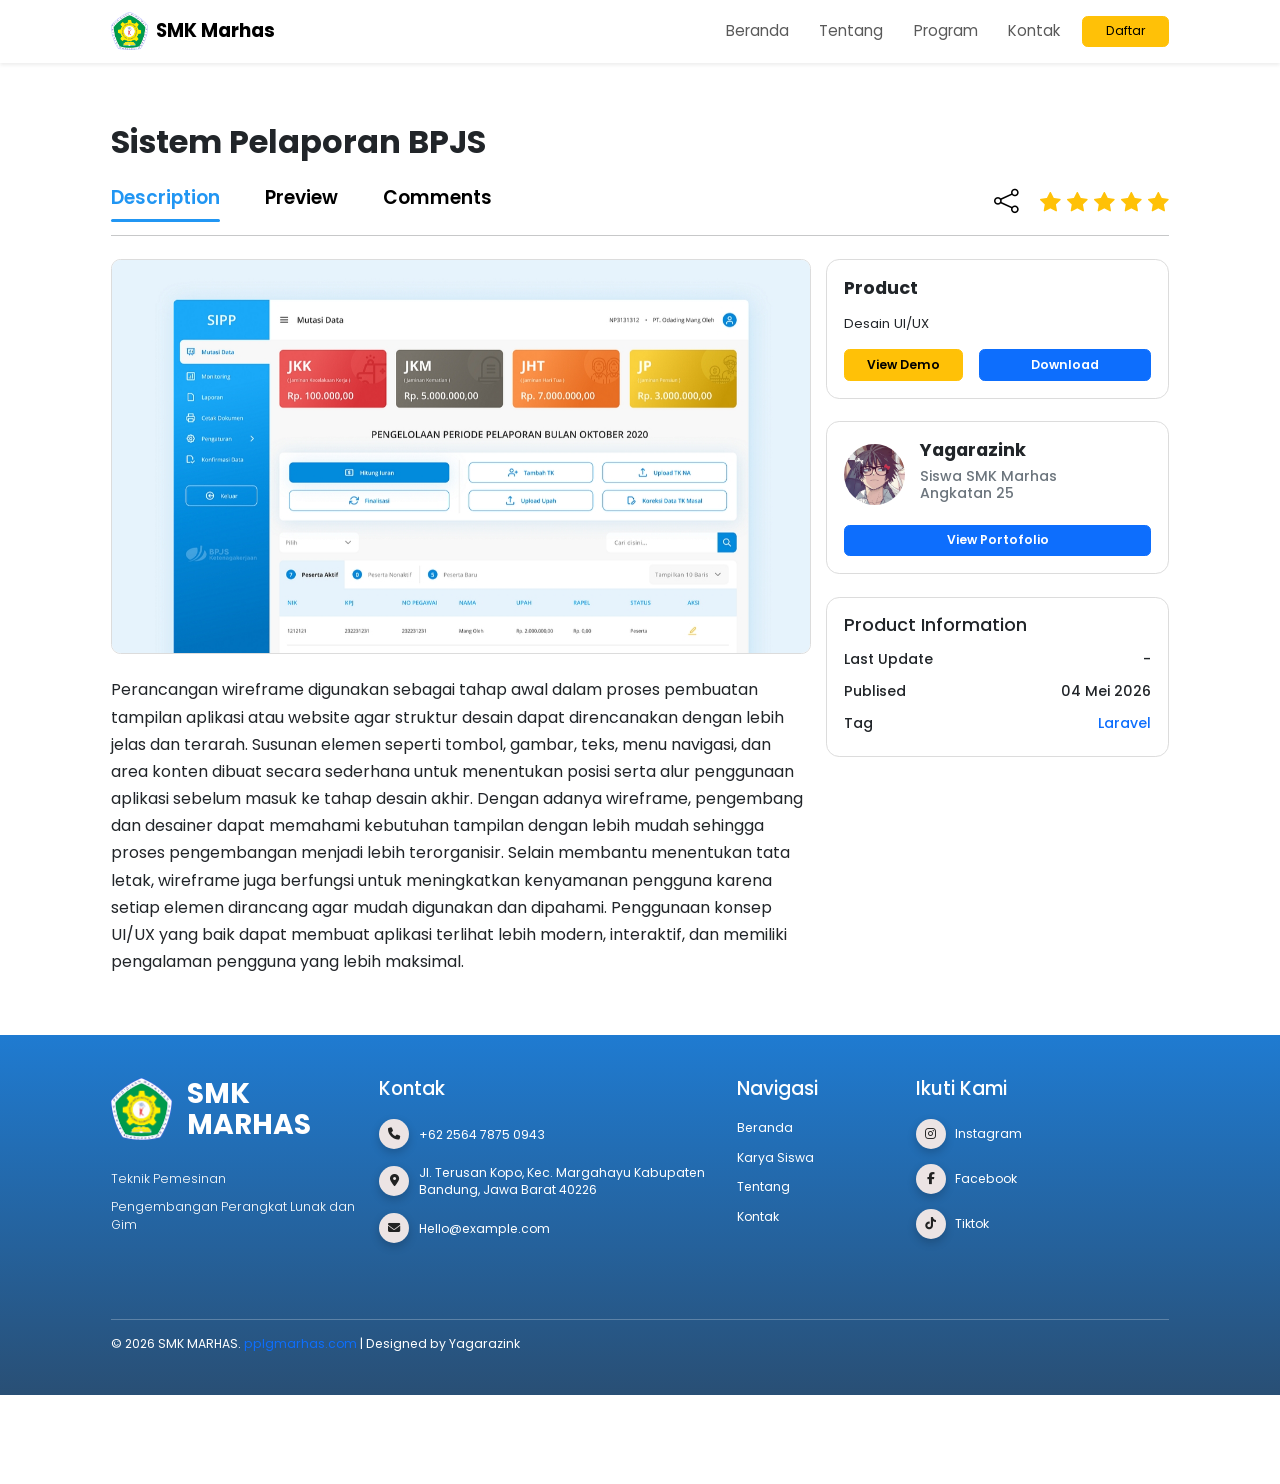
<file: hal12.html>
<!DOCTYPE html>
<html lang="en">

<head>
    <meta charset="UTF-8">
    <meta name="viewport" content="width=device-width, initial-scale=1.0">
    <title>Program Preview</title>
    <link rel="icon" href="icon.png" type="image/png">
    <!-- BOOTSTRAP -->
    <link href="https://cdn.jsdelivr.net/npm/bootstrap@5.3.8/dist/css/bootstrap.min.css" rel="stylesheet"
        integrity="sha384-sRIl4kxILFvY47J16cr9ZwB07vP4J8+LH7qKQnuqkuIAvNWLzeN8tE5YBujZqJLB" crossorigin="anonymous" />

    <!-- LINK AOS -->
    <link href="https://unpkg.com/aos@2.3.1/dist/aos.css" rel="stylesheet">

    <!-- LINK ICON -->
    <link href="https://cdn.jsdelivr.net/npm/bootstrap-icons@1.11.3/font/bootstrap-icons.css" rel="stylesheet">

    <!-- LINK CSS -->
    <link rel="stylesheet" href="style4.css">

    <!-- BOOTSTRAP ICON SOSMED -->
    <link rel="stylesheet" href="https://cdnjs.cloudflare.com/ajax/libs/font-awesome/6.5.1/css/all.min.css">

    <!-- BOOTSTRAP FONT -->
    <link href="https://fonts.googleapis.com/css2?family=Poppins:wght@300;400;500;600;700&display=swap"
        rel="stylesheet">

</head>

<body>
    <!-- NAVBAR -->
    <nav class="navbar navbar-expand-lg navbar-light bg-white shadow-sm">
        <div class="container">
            <a class="navbar-brand d-flex align-items-center" href="#">
                <img src="icon.png" alt="logo" width="40" class="me-2" />
                <strong>SMK Marhas</strong>
            </a>

            <button class="navbar-toggler" type="button" data-bs-toggle="collapse" data-bs-target="#navbarMenu">
                <span class="navbar-toggler-icon"></span>
            </button>

            <div class="collapse navbar-collapse" id="navbarMenu">
                <ul class="navbar-nav ms-auto mb-2 mb-lg-0 gap-lg-3">
                    <li class="nav-item"><a class="nav-link" href="index.html">Beranda</a></li>
                    <li class="nav-item"><a class="nav-link" href="index.html#tentang">Tentang</a></li>
                    <li class="nav-item"><a class="nav-link" href="index.html#program">Program</a></li>
                    <li class="nav-item"><a class="nav-link" href="#kontak">Kontak</a></li>
                </ul>

                <a href="hal2.html" class="btn btn-warning ms-lg-3 px-4">Daftar</a>
            </div>
        </div>
    </nav>

    <!-- SECTION PREVIEW -->
    <div class="container py-3 my-5" id="mainPage">

        <h1 class="main-title mb-4" data-aos="fade-down">
            Sistem Pelaporan BPJS
        </h1>

        <div class="d-flex justify-content-between align-items-center flex-wrap">

            <div class="d-flex gap-5">
                <button class="custom-tab active" onclick="showTab('description', this)" data-aos="fade-right"
                    data-aos-delay="100">
                    Description
                </button>

                <button class="custom-tab" onclick="showTab('preview', this)" data-aos="fade-right"
                    data-aos-delay="100">
                    Preview
                </button>

                <button class="custom-tab" onclick="showTab('comments', this)" data-aos="fade-right">
                    Comments
                </button>
            </div>

            <div class="d-flex align-items-center gap-4" data-aos="fade-left">
                <button class="share-btn" onclick="shareWebsite()">
                    <i class="bi bi-share"></i>
                </button>

                <div class="rating text-warning" style="font-size: 22px;">
                    <i class="bi bi-star-fill"></i>
                    <i class="bi bi-star-fill"></i>
                    <i class="bi bi-star-fill"></i>
                    <i class="bi bi-star-fill"></i>
                    <i class="bi bi-star-fill"></i>
                </div>
            </div>

        </div>
        <hr>

        <div class="row mt-4">

            <!-- KIRI -->
            <div class="col-lg-8">

                <!-- DESCRIPTION -->
                <div class="content-section active" id="description">

                    <img src="foto9.jpeg" class="preview-img" data-aos="fade-right">

                    <div class="mt-4 fs-2" data-aos="fade-right" data-aos-delay="100">
                        Perancangan wireframe digunakan sebagai tahap awal dalam proses pembuatan tampilan aplikasi atau
                        website agar struktur desain dapat direncanakan dengan lebih jelas dan terarah. Susunan elemen
                        seperti tombol, gambar, teks, menu navigasi, dan area konten dibuat secara sederhana untuk
                        menentukan posisi serta alur penggunaan aplikasi sebelum masuk ke tahap desain akhir. Dengan
                        adanya wireframe, pengembang dan desainer dapat memahami kebutuhan tampilan dengan lebih mudah
                        sehingga proses pengembangan menjadi lebih terorganisir. Selain membantu menentukan tata letak,
                        wireframe juga berfungsi untuk meningkatkan kenyamanan pengguna karena setiap elemen dirancang
                        agar mudah digunakan dan dipahami. Penggunaan konsep UI/UX yang baik dapat membuat aplikasi
                        terlihat lebih modern, interaktif, dan memiliki pengalaman pengguna yang lebih maksimal.
                    </div>

                </div>

                <!-- PREVIEW -->
                <div class="content-section" id="preview">

                </div>
                <!-- COMMENTS -->
                <div class="content-section" id="comments">

                    <div class="comment-box mb-4">

                        <h5 class="mb-3">Tambahkan Komentar</h5>

                        <input type="text" class="form-control mb-3" id="nameInput" placeholder="Nama">

                        <textarea class="form-control mb-3" rows="4" id="commentInput"
                            placeholder="Tulis komentar"></textarea>

                        <button class="btn btn-primary" onclick="addComment()">
                            Kirim Komentar
                        </button>

                    </div>

                    <div id="commentList">

                        <div class="comment-box mb-3">
                            <div class="d-flex gap-3">

                                <img src="komen1.jpeg" class="comment-profile">

                                <div>
                                    <h6 class="mb-1">Gojo Satoru</h6>

                                    <p class="mb-0">
                                        Tampilan websitenya sangat menarik dan modern sehingga membuat pengunjung nyaman
                                        saat melihat isi halaman.
                                    </p>
                                </div>

                            </div>
                        </div>

                        <div class="comment-box mb-3">
                            <div class="d-flex gap-3">

                                <img src="komen2.jpeg" class="comment-profile">

                                <div>
                                    <h6 class="mb-1">Killua Zoldyck</h6>

                                    <p class="mb-0">
                                        Desain web terlihat rapi dengan kombinasi warna yang cocok dan memberikan kesan
                                        profesional.
                                    </p>
                                </div>

                            </div>
                        </div>

                        <div class="comment-box mb-3">
                            <div class="d-flex gap-3">

                                <img src="komen3.jpeg" class="comment-profile">

                                <div>
                                    <h6 class="mb-1">Roronoa Zoro</h6>

                                    <p class="mb-0">
                                        Navigasi pada website mudah dipahami sehingga pengguna dapat mengakses
                                        informasi dengan cepat.
                                    </p>
                                </div>

                            </div>
                        </div>

                        <div class="comment-box mb-3">
                            <div class="d-flex gap-3">

                                <img src="komen4.jpeg" class="comment-profile">

                                <div>
                                    <h6 class="mb-1">Levi Ackerman</h6>

                                    <p class="mb-0">
                                        Website memiliki layout yang responsif dan tampil baik di berbagai ukuran layar.
                                    </p>
                                </div>

                            </div>
                        </div>

                        <div class="comment-box mb-3">
                            <div class="d-flex gap-3">

                                <img src="komen5.jpeg" class="comment-profile">

                                <div>
                                    <h6 class="mb-1">Itachi Uchiha</h6>

                                    <p class="mb-0">
                                        Penggunaan animasi dan elemen visual membuat website terlihat lebih hidup dan
                                        tidak membosankan.
                                    </p>
                                </div>

                            </div>
                        </div>

                    </div>

                </div>

            </div>

            <!-- KANAN -->
            <div class="col-lg-4">

                <!-- PRODUCT -->
                <div class="side-card mb-4" data-aos="fade-left">

                    <h2 class="fw-bold mb-3">Product</h2>

                    <p>
                        Desain UI/UX
                    </p>

                    <!-- BUTTON PRODUCT -->
                    <div class="row mt-3">
                        <div class="col-5">
                            <button class="btn btn-warning w-100 fw-semibold">
                                View Demo
                            </button>
                        </div>

                        <div class="col-7">
                            <button class="btn btn-primary w-100 fw-semibold">
                                Download
                            </button>
                        </div>
                    </div>
                </div>

                <!-- USER -->
                <div class="side-card mb-4" data-aos="fade-left" data-aos-delay="100">

                    <div class="d-flex gap-3 align-items-center">

                        <img src="profil.jpeg" class="profile-img">

                        <div>
                            <h2 class="fw-bold">
                                Yagarazink
                            </h2>

                            <h4 class="text-secondary">
                                Siswa SMK Marhas <br>
                                Angkatan 25
                            </h4>
                        </div>

                    </div>

                    <!-- BUTTON PORTOFOLIO -->
                    <button class="btn btn-primary w-100 fw-semibold mt-3" onclick="openPortfolio()">
                        View Portofolio
                    </button>

                </div>

                <!-- INFO -->
                <div class="side-card" data-aos="fade-left" data-aos-delay="200">

                    <h2 class="mb-3">
                        Product Information
                    </h2>

                    <div class="d-flex justify-content-between mb-2">
                        <h4>Last Update</h4>
                        <h4>-</h4>
                    </div>

                    <div class="d-flex justify-content-between mb-2">
                        <h4>Publised</h4>
                        <h4>04 Mei 2026</h4>
                    </div>

                    <div class="d-flex justify-content-between">
                        <h4>Tag</h4>

                        <h4 class="text-primary">
                            Laravel
                        </h4>
                    </div>

                </div>

            </div>

        </div>

    </div>

    <!-- HALAMAN PORTOFOLIO -->
    <div class="container py-5 portfolio-page" id="portfolioPage">

        <!-- HEADER -->
        <div class="d-flex justify-content-between align-items-center flex-wrap gap-3 mb-5">

            <button class="btn btn-dark px-4 py-2" onclick="backToMain()" data-aos="fade-right">
                <i class="bi bi-arrow-left"></i>
                Kembali
            </button>

            <div class="text-end" data-aos="fade-left">
                <h2 class="fw-bold mb-1">
                    Portofolio User
                </h2>

                <p class="text-secondary mb-0">
                    Kumpulan project dan karya terbaik siswa PPLG
                </p>
            </div>

        </div>

        <!-- PROFILE -->
        <div class="card border-0 shadow-sm rounded-4 overflow-hidden mb-5" data-aos="zoom-in-up" data-aos-delay="100">

            <div class="row g-0 align-items-center">

                <div class="col-lg-4 text-center bg-light p-4">

                    <img src="profil.jpeg" class="rounded-circle mb-3"
                        style="width: 150px; height: 150px; object-fit: cover;">

                    <h3 class="fw-bold mb-1">
                        Yagarazink
                    </h3>

                    <p class="text-secondary mb-3">
                        UI/UX Designer & Laravel Developer
                    </p>

                    <div class="d-flex justify-content-center gap-3 fs-4">

                        <a href="#" class="text-dark">
                            <i class="bi bi-instagram"></i>
                        </a>

                        <a href="#" class="text-dark">
                            <i class="bi bi-github"></i>
                        </a>

                        <a href="#" class="text-dark">
                            <i class="bi bi-linkedin"></i>
                        </a>

                    </div>

                </div>

                <div class="col-lg-8 p-4 p-lg-5">

                    <h3 class="fw-bold mb-3">
                        Tentang Saya
                    </h3>

                    <p class="text-secondary lh-lg">
                        Saya adalah siswa jurusan Pengembangan Perangkat Lunak dan Gim (PPLG)
                        yang memiliki minat dalam pengembangan website modern, UI/UX Design,
                        dan Laravel Development. Saya senang membuat tampilan website yang modern,
                        responsive, dan nyaman digunakan oleh pengguna.
                    </p>

                    <div class="row mt-4 g-4">

                        <div class="col-md-4">
                            <div class="border rounded-4 p-3 text-center h-100">
                                <h2 class="fw-bold text-primary">
                                    25+
                                </h2>

                                <p class="mb-0 text-secondary">
                                    Total Project
                                </p>
                            </div>
                        </div>

                        <div class="col-md-4">
                            <div class="border rounded-4 p-3 text-center h-100">
                                <h2 class="fw-bold text-success">
                                    15+
                                </h2>

                                <p class="mb-0 text-secondary">
                                    Website Responsive
                                </p>
                            </div>
                        </div>

                        <div class="col-md-4">
                            <div class="border rounded-4 p-3 text-center h-100">
                                <h2 class="fw-bold text-warning">
                                    5★
                                </h2>

                                <p class="mb-0 text-secondary">
                                    Rating Project
                                </p>
                            </div>
                        </div>

                    </div>

                </div>

            </div>

        </div>

        <!-- SKILL -->
        <div class="card border-0 shadow-sm rounded-4 p-4 mb-5" data-aos="zoom-in-up">

            <h3 class="fw-bold mb-4">
                Skill & Teknologi
            </h3>

            <div class="row g-4">

                <div class="col-md-3 col-6">
                    <div class="border rounded-4 p-4 text-center h-100">

                        <i class="bi bi-filetype-html fs-1 text-danger"></i>

                        <h5 class="mt-3 fw-bold">
                            HTML
                        </h5>

                        <p class="text-secondary mb-0">
                            Website Structure
                        </p>

                    </div>
                </div>

                <div class="col-md-3 col-6">
                    <div class="border rounded-4 p-4 text-center h-100">

                        <i class="bi bi-filetype-css fs-1 text-primary"></i>

                        <h5 class="mt-3 fw-bold">
                            CSS
                        </h5>

                        <p class="text-secondary mb-0">
                            Modern Styling
                        </p>

                    </div>
                </div>

                <div class="col-md-3 col-6">
                    <div class="border rounded-4 p-4 text-center h-100">

                        <i class="bi bi-filetype-js fs-1 text-warning"></i>

                        <h5 class="mt-3 fw-bold">
                            JavaScript
                        </h5>

                        <p class="text-secondary mb-0">
                            Interactive Website
                        </p>

                    </div>
                </div>

                <div class="col-md-3 col-6">
                    <div class="border rounded-4 p-4 text-center h-100">

                        <i class="bi bi-code-slash fs-1 text-success"></i>

                        <h5 class="mt-3 fw-bold">
                            Laravel
                        </h5>

                        <p class="text-secondary mb-0">
                            Backend Framework
                        </p>

                    </div>
                </div>

            </div>

        </div>

        <!-- PROJECT -->
        <h3 class="fw-bold mb-4" data-aos="fade-right">
            Project Terbaru
        </h3>

        <div class="row">

            <!-- CARD 1 -->
            <div class="col-lg-4 col-md-6 mb-4" data-aos="fade-up">

                <div class="card border-0 shadow-sm rounded-4 overflow-hidden h-100">

                    <img src="foto11.jpeg" class="card-img-top" style="height: 220px; object-fit: cover;">

                    <div class="card-body p-4">

                        <span class="badge bg-primary mb-3">
                            Laravel
                        </span>

                        <h4 class="fw-bold">
                            Dashboard Monitoring
                        </h4>

                        <p class="text-secondary">
                            Dashboard modern untuk monitoring data sekolah dan siswa.
                        </p>

                        <div class="d-flex justify-content-between align-items-center mt-4">

                            <div class="text-warning">
                                <i class="bi bi-star-fill"></i>
                                <i class="bi bi-star-fill"></i>
                                <i class="bi bi-star-fill"></i>
                                <i class="bi bi-star-fill"></i>
                                <i class="bi bi-star-half"></i>
                            </div>

                            <button class="btn btn-primary rounded-pill px-4">
                                Preview
                            </button>

                        </div>

                    </div>

                </div>

            </div>

            <!-- CARD 2 -->
            <div class="col-lg-4 col-md-6 mb-4" data-aos="fade-up" data-aos-delay="100">

                <div class="card border-0 shadow-sm rounded-4 overflow-hidden h-100">

                    <img src="foto12.jpeg" class="card-img-top" style="height: 220px; object-fit: cover;">

                    <div class="card-body p-4">

                        <span class="badge bg-success mb-3">
                            UI/UX
                        </span>

                        <h4 class="fw-bold">
                            UI Mobile App
                        </h4>

                        <p class="text-secondary">
                            Desain aplikasi mobile modern dengan tampilan clean.
                        </p>

                        <div class="d-flex justify-content-between align-items-center mt-4">

                            <div class="text-warning">
                                <i class="bi bi-star-fill"></i>
                                <i class="bi bi-star-fill"></i>
                                <i class="bi bi-star-fill"></i>
                                <i class="bi bi-star-fill"></i>
                                <i class="bi bi-star-fill"></i>
                            </div>

                            <button class="btn btn-success rounded-pill px-4">
                                Preview
                            </button>

                        </div>

                    </div>

                </div>

            </div>

            <!-- CARD 3 -->
            <div class="col-lg-4 col-md-6 mb-4" data-aos="fade-up" data-aos-delay="200">

                <div class="card border-0 shadow-sm rounded-4 overflow-hidden h-100">

                    <img src="foto3.jpeg" class="card-img-top" style="height: 220px; object-fit: cover;">

                    <div class="card-body p-4">

                        <span class="badge bg-warning text-dark mb-3">
                            Website
                        </span>

                        <h4 class="fw-bold">
                            Sistem Informasi
                        </h4>

                        <p class="text-secondary">
                            Website sistem informasi berbasis Laravel dan Bootstrap.
                        </p>

                        <div class="d-flex justify-content-between align-items-center mt-4">

                            <div class="text-warning">
                                <i class="bi bi-star-fill"></i>
                                <i class="bi bi-star-fill"></i>
                                <i class="bi bi-star-fill"></i>
                                <i class="bi bi-star-half"></i>
                                <i class="bi bi-star"></i>
                            </div>

                            <button class="btn btn-warning rounded-pill px-4">
                                Preview
                            </button>

                        </div>

                    </div>

                </div>

            </div>

        </div>

        <!-- CONTACT -->
        <div class="card border-0 shadow-sm rounded-4 p-5 mt-5 text-center" data-aos="zoom-in-up">

            <h2 class="fw-bold mb-3">
                Tertarik Dengan Project Saya?
            </h2>

            <p class="text-secondary mb-4">
                Hubungi saya untuk kerja sama project website, UI/UX Design,
                maupun pengembangan aplikasi modern.
            </p>

            <div class="d-flex justify-content-center gap-3 flex-wrap">

                <button class="btn btn-primary px-4 py-2 rounded-pill">
                    <i class="bi bi-envelope-fill"></i>
                    Contact Me
                </button>

                <button class="btn btn-dark px-4 py-2 rounded-pill">
                    <i class="bi bi-github"></i>
                    Github
                </button>

            </div>

        </div>

    </div>

    <!-- FOOTER -->
    <footer class="footer" id="kontak">
        <div class="container">
            <div class="row justify-content-center gy-5">

                <!-- LOGO -->
                <div class="col-lg-3" data-aos="fade-up">
                    <div class="d-flex align-items-start mb-4" style="gap: 1rem !important;">
                        <img src="icon.png" alt="" class="footer-logo">
                        <h1 class="footer-title">
                            SMK <br>
                            MARHAS
                        </h1>
                    </div>
                    <p class="footer-jurusan">
                        Teknik Pemesinan
                    </p>
                    <p class="footer-jurusan">
                        Pengembangan Perangkat
                        Lunak dan Gim
                    </p>
                </div>

                <!-- KONTAK -->
                <div class="col-lg-4" data-aos="fade-up" data-aos-delay="100">

                    <h2 class="footer-heading">
                        Kontak
                    </h2>
                    <div class="contact-item">
                        <div class="contact-icon">
                            <i class="fa-solid fa-phone"></i>
                        </div>
                        <div class="contact-text">
                            +62 2564 7875 0943
                        </div>
                    </div>

                    <div class="contact-item">
                        <div class="contact-icon">
                            <i class="fa-solid fa-location-dot"></i>
                        </div>
                        <div class="contact-text">
                            Jl. Terusan Kopo, Kec. Margahayu
                            Kabupaten Bandung, Jawa Barat
                            40226
                        </div>
                    </div>

                    <div class="contact-item">
                        <div class="contact-icon">
                            <i class="fa-solid fa-envelope"></i>
                        </div>
                        <div class="contact-text">
                            Hello@example.com
                        </div>
                    </div>

                </div>

                <!-- NAVIGASI -->
                <div class="col-lg-2" data-aos="fade-up" data-aos-delay="200">

                    <h2 class="footer-heading">
                        Navigasi
                    </h2>

                    <a href="index.html" class="nav-link-footer">Beranda</a>
                    <a href="index.html#program" class="nav-link-footer">Karya Siswa</a>
                    <a href="index.html#tentang" class="nav-link-footer">Tentang</a>
                    <a href="#kontak" class="nav-link-footer">Kontak</a>

                </div>

                <!-- SOSIAL MEDIA -->
                <div class="col-lg-3" data-aos="fade-up" data-aos-delay="300">

                    <h2 class="footer-heading">
                        Ikuti Kami
                    </h2>

                    <div class="social-item">
                        <div class="social-icon">
                            <i class="fa-brands fa-instagram"></i>
                        </div>
                        <div class="social-text">
                            <a class="nav-link" href="https://share.google/nK01pwl4Do9pKI13U">Instagram</a>
                        </div>
                    </div>

                    <div class="social-item">
                        <div class="social-icon">
                            <i class="fa-brands fa-facebook-f"></i>
                        </div>
                        <div class="social-text">
                            <a class="nav-link" href="https://share.google/HTX61zP6y6QwtTzAF">Facebook</a>
                        </div>
                    </div>

                    <div class="social-item">
                        <div class="social-icon">
                            <i class="fa-brands fa-tiktok"></i>
                        </div>
                        <div class="social-text">
                            <a class="nav-link" href="https://share.google/s8LKiqpSc1kr0VuD3">Tiktok</a>
                        </div>
                    </div>

                </div>

                <!-- COPYRIGHT -->
                <div class="social-text">
                    <hr>
                    © 2026 SMK MARHAS. <span class="text-primary">pplgmarhas.com</span> | Designed by Yagarazink
                </div>

            </div>
        </div>
    </footer>
</body>

<!-- SCRIPT BOOTSTRAP -->
<script src="https://cdn.jsdelivr.net/npm/bootstrap@5.3.8/dist/js/bootstrap.bundle.min.js"
    integrity="sha384-FKyoEForCGlyvwx9Hj09JcYn3nv7wiPVlz7YYwJrWVcXK/BmnVDxM+D2scQbITxI" crossorigin="anonymous">
    </script>

<!-- SCRIIPT AOS -->
<script src="https://unpkg.com/aos@2.3.1/dist/aos.js"></script>
<script>

    AOS.init({
        once: true,
        duration: 500,
        offset: 80
    });

    function refreshPortfolioAOS() {

        document.querySelectorAll('#portfolioPage [data-aos]').forEach((el) => {

            el.classList.remove('aos-animate');

        });

        setTimeout(() => {

            AOS.refreshHard();

        }, 100);

    }

    function showTab(id, element) {

        document.querySelectorAll('.content-section').forEach(section => {
            section.classList.remove('active');
        });

        document.getElementById(id).classList.add('active');

        document.querySelectorAll('.custom-tab').forEach(btn => {
            btn.classList.remove('active');
        });

        element.classList.add('active');
    }

    function shareWebsite() {

        if (navigator.share) {

            navigator.share({
                title: 'Website Buatan Yagarazink',
                text: 'Lihat website keren ini!',
                url: window.location.href
            });

        } else {
            alert('Browser tidak mendukung fitur share');
        }
    }

    function addComment() {

        let name = document.getElementById('nameInput').value;
        let comment = document.getElementById('commentInput').value;

        if (name === '' || comment === '') {
            alert('Isi dulu kocak!');
            return;
        }

        let commentHTML = `
        
        <div class="comment-box mb-3">
            <div class="d-flex gap-3">

                <img src="profil.jpeg" class="comment-profile">

                <div>
                    <h6 class="mb-1">${name}</h6>

                    <p class="mb-0">
                        ${comment}
                    </p>
                </div>

            </div>
        </div>

        `;

        document.getElementById('commentList').innerHTML += commentHTML;

        document.getElementById('nameInput').value = '';
        document.getElementById('commentInput').value = '';
    }

    function openPortfolio() {

        document.getElementById('mainPage').style.display = 'none';
        document.getElementById('portfolioPage').style.display = 'block';
        refreshPortfolioAOS();
    }

    function backToMain() {

        document.getElementById('mainPage').style.display = 'block';
        document.getElementById('portfolioPage').style.display = 'none';
    }

</script>

</html>
</file>
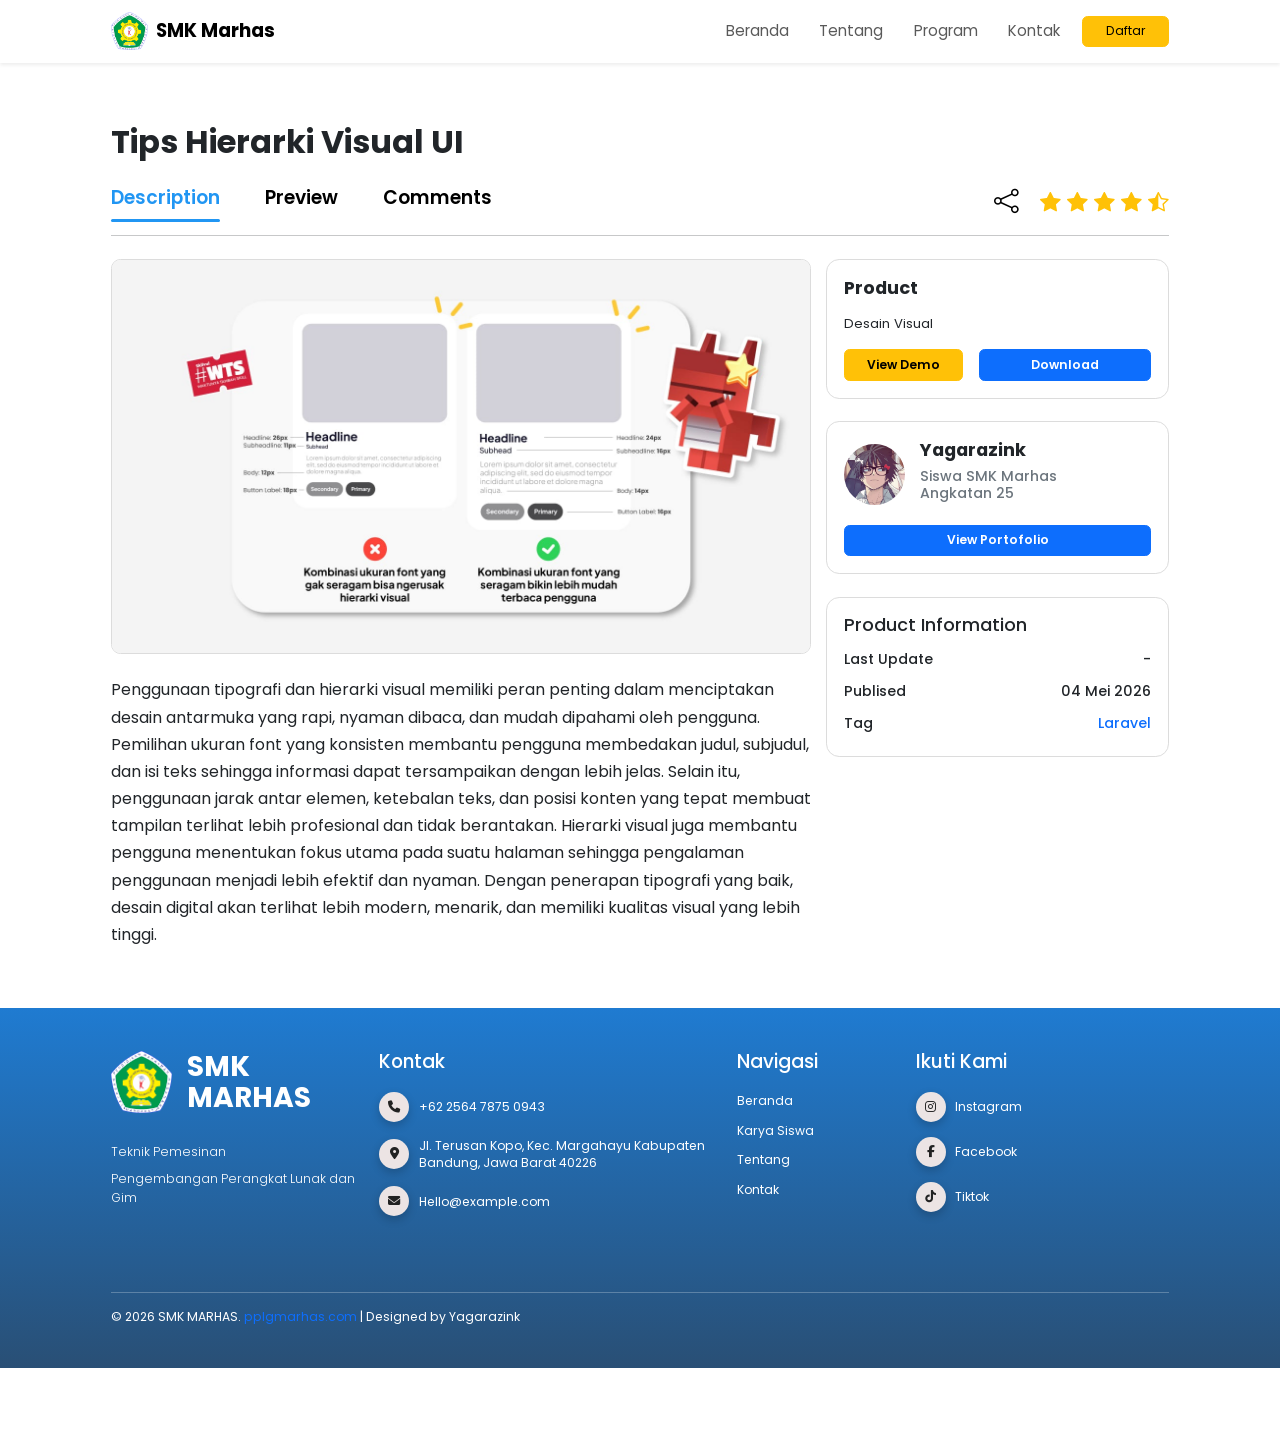
<file: hal13.html>
<!DOCTYPE html>
<html lang="en">

<head>
    <meta charset="UTF-8">
    <meta name="viewport" content="width=device-width, initial-scale=1.0">
    <title>Program Preview</title>
    <link rel="icon" href="icon.png" type="image/png">
    <!-- BOOTSTRAP -->
    <link href="https://cdn.jsdelivr.net/npm/bootstrap@5.3.8/dist/css/bootstrap.min.css" rel="stylesheet"
        integrity="sha384-sRIl4kxILFvY47J16cr9ZwB07vP4J8+LH7qKQnuqkuIAvNWLzeN8tE5YBujZqJLB" crossorigin="anonymous" />

    <!-- LINK AOS -->
    <link href="https://unpkg.com/aos@2.3.1/dist/aos.css" rel="stylesheet">

    <!-- LINK ICON -->
    <link href="https://cdn.jsdelivr.net/npm/bootstrap-icons@1.11.3/font/bootstrap-icons.css" rel="stylesheet">

    <!-- LINK CSS -->
    <link rel="stylesheet" href="style4.css">

    <!-- BOOTSTRAP ICON SOSMED -->
    <link rel="stylesheet" href="https://cdnjs.cloudflare.com/ajax/libs/font-awesome/6.5.1/css/all.min.css">

    <!-- BOOTSTRAP FONT -->
    <link href="https://fonts.googleapis.com/css2?family=Poppins:wght@300;400;500;600;700&display=swap"
        rel="stylesheet">

</head>

<body>
    <!-- NAVBAR -->
    <nav class="navbar navbar-expand-lg navbar-light bg-white shadow-sm">
        <div class="container">
            <a class="navbar-brand d-flex align-items-center" href="#">
                <img src="icon.png" alt="logo" width="40" class="me-2" />
                <strong>SMK Marhas</strong>
            </a>

            <button class="navbar-toggler" type="button" data-bs-toggle="collapse" data-bs-target="#navbarMenu">
                <span class="navbar-toggler-icon"></span>
            </button>

            <div class="collapse navbar-collapse" id="navbarMenu">
                <ul class="navbar-nav ms-auto mb-2 mb-lg-0 gap-lg-3">
                    <li class="nav-item"><a class="nav-link" href="index.html">Beranda</a></li>
                    <li class="nav-item"><a class="nav-link" href="index.html#tentang">Tentang</a></li>
                    <li class="nav-item"><a class="nav-link" href="index.html#program">Program</a></li>
                    <li class="nav-item"><a class="nav-link" href="#kontak">Kontak</a></li>
                </ul>

                <a href="hal2.html" class="btn btn-warning ms-lg-3 px-4">Daftar</a>
            </div>
        </div>
    </nav>

    <!-- SECTION PREVIEW -->
    <div class="container py-3 my-5" id="mainPage">

        <h1 class="main-title mb-4" data-aos="fade-down">
            Tips Hierarki Visual UI
        </h1>

        <div class="d-flex justify-content-between align-items-center flex-wrap">

            <div class="d-flex gap-5">
                <button class="custom-tab active" onclick="showTab('description', this)" data-aos="fade-right"
                    data-aos-delay="100">
                    Description
                </button>

                <button class="custom-tab" onclick="showTab('preview', this)" data-aos="fade-right"
                    data-aos-delay="100">
                    Preview
                </button>

                <button class="custom-tab" onclick="showTab('comments', this)" data-aos="fade-right">
                    Comments
                </button>
            </div>

            <div class="d-flex align-items-center gap-4" data-aos="fade-left">
                <button class="share-btn" onclick="shareWebsite()">
                    <i class="bi bi-share"></i>
                </button>

                <div class="rating text-warning" style="font-size: 22px;">
                    <i class="bi bi-star-fill"></i>
                    <i class="bi bi-star-fill"></i>
                    <i class="bi bi-star-fill"></i>
                    <i class="bi bi-star-fill"></i>
                    <i class="bi bi-star-half"></i>
                </div>
            </div>

        </div>
        <hr>

        <div class="row mt-4">

            <!-- KIRI -->
            <div class="col-lg-8">

                <!-- DESCRIPTION -->
                <div class="content-section active" id="description">

                    <img src="foto10.jpeg" class="preview-img" data-aos="fade-right">

                    <div class="mt-4 fs-2" data-aos="fade-right" data-aos-delay="100">
                        Penggunaan tipografi dan hierarki visual memiliki peran penting dalam menciptakan desain
                        antarmuka yang rapi, nyaman dibaca, dan mudah dipahami oleh pengguna. Pemilihan ukuran font yang
                        konsisten membantu pengguna membedakan judul, subjudul, dan isi teks sehingga informasi dapat
                        tersampaikan dengan lebih jelas. Selain itu, penggunaan jarak antar elemen, ketebalan teks, dan
                        posisi konten yang tepat membuat tampilan terlihat lebih profesional dan tidak berantakan.
                        Hierarki visual juga membantu pengguna menentukan fokus utama pada suatu halaman sehingga
                        pengalaman penggunaan menjadi lebih efektif dan nyaman. Dengan penerapan tipografi yang baik,
                        desain digital akan terlihat lebih modern, menarik, dan memiliki kualitas visual yang lebih
                        tinggi.
                    </div>

                </div>

                <!-- PREVIEW -->
                <div class="content-section" id="preview">

                </div>
                <!-- COMMENTS -->
                <div class="content-section" id="comments">

                    <div class="comment-box mb-4">

                        <h5 class="mb-3">Tambahkan Komentar</h5>

                        <input type="text" class="form-control mb-3" id="nameInput" placeholder="Nama">

                        <textarea class="form-control mb-3" rows="4" id="commentInput"
                            placeholder="Tulis komentar"></textarea>

                        <button class="btn btn-primary" onclick="addComment()">
                            Kirim Komentar
                        </button>

                    </div>

                    <div id="commentList">

                        <div class="comment-box mb-3">
                            <div class="d-flex gap-3">

                                <img src="komen1.jpeg" class="comment-profile">

                                <div>
                                    <h6 class="mb-1">Gojo Satoru</h6>

                                    <p class="mb-0">
                                        Tampilan websitenya sangat menarik dan modern sehingga membuat pengunjung nyaman
                                        saat melihat isi halaman.
                                    </p>
                                </div>

                            </div>
                        </div>

                        <div class="comment-box mb-3">
                            <div class="d-flex gap-3">

                                <img src="komen2.jpeg" class="comment-profile">

                                <div>
                                    <h6 class="mb-1">Killua Zoldyck</h6>

                                    <p class="mb-0">
                                        Desain web terlihat rapi dengan kombinasi warna yang cocok dan memberikan kesan
                                        profesional.
                                    </p>
                                </div>

                            </div>
                        </div>

                        <div class="comment-box mb-3">
                            <div class="d-flex gap-3">

                                <img src="komen3.jpeg" class="comment-profile">

                                <div>
                                    <h6 class="mb-1">Roronoa Zoro</h6>

                                    <p class="mb-0">
                                        Navigasi pada website mudah dipahami sehingga pengguna dapat mengakses
                                        informasi dengan cepat.
                                    </p>
                                </div>

                            </div>
                        </div>

                        <div class="comment-box mb-3">
                            <div class="d-flex gap-3">

                                <img src="komen4.jpeg" class="comment-profile">

                                <div>
                                    <h6 class="mb-1">Levi Ackerman</h6>

                                    <p class="mb-0">
                                        Website memiliki layout yang responsif dan tampil baik di berbagai ukuran layar.
                                    </p>
                                </div>

                            </div>
                        </div>

                        <div class="comment-box mb-3">
                            <div class="d-flex gap-3">

                                <img src="komen5.jpeg" class="comment-profile">

                                <div>
                                    <h6 class="mb-1">Itachi Uchiha</h6>

                                    <p class="mb-0">
                                        Penggunaan animasi dan elemen visual membuat website terlihat lebih hidup dan
                                        tidak membosankan.
                                    </p>
                                </div>

                            </div>
                        </div>

                    </div>

                </div>

            </div>

            <!-- KANAN -->
            <div class="col-lg-4">

                <!-- PRODUCT -->
                <div class="side-card mb-4" data-aos="fade-left">

                    <h2 class="fw-bold mb-3">Product</h2>

                    <p>
                        Desain Visual
                    </p>

                    <!-- BUTTON PRODUCT -->
                    <div class="row mt-3">
                        <div class="col-5">
                            <button class="btn btn-warning w-100 fw-semibold">
                                View Demo
                            </button>
                        </div>

                        <div class="col-7">
                            <button class="btn btn-primary w-100 fw-semibold">
                                Download
                            </button>
                        </div>
                    </div>
                </div>

                <!-- USER -->
                <div class="side-card mb-4" data-aos="fade-left" data-aos-delay="100">

                    <div class="d-flex gap-3 align-items-center">

                        <img src="profil.jpeg" class="profile-img">

                        <div>
                            <h2 class="fw-bold">
                                Yagarazink
                            </h2>

                            <h4 class="text-secondary">
                                Siswa SMK Marhas <br>
                                Angkatan 25
                            </h4>
                        </div>

                    </div>

                    <!-- BUTTON PORTOFOLIO -->
                    <button class="btn btn-primary w-100 fw-semibold mt-3" onclick="openPortfolio()">
                        View Portofolio
                    </button>

                </div>

                <!-- INFO -->
                <div class="side-card" data-aos="fade-left" data-aos-delay="200">

                    <h2 class="mb-3">
                        Product Information
                    </h2>

                    <div class="d-flex justify-content-between mb-2">
                        <h4>Last Update</h4>
                        <h4>-</h4>
                    </div>

                    <div class="d-flex justify-content-between mb-2">
                        <h4>Publised</h4>
                        <h4>04 Mei 2026</h4>
                    </div>

                    <div class="d-flex justify-content-between">
                        <h4>Tag</h4>

                        <h4 class="text-primary">
                            Laravel
                        </h4>
                    </div>

                </div>

            </div>

        </div>

    </div>

    <!-- HALAMAN PORTOFOLIO -->
    <div class="container py-5 portfolio-page" id="portfolioPage">

        <!-- HEADER -->
        <div class="d-flex justify-content-between align-items-center flex-wrap gap-3 mb-5">

            <button class="btn btn-dark px-4 py-2" onclick="backToMain()" data-aos="fade-right">
                <i class="bi bi-arrow-left"></i>
                Kembali
            </button>

            <div class="text-end" data-aos="fade-left">
                <h2 class="fw-bold mb-1">
                    Portofolio User
                </h2>

                <p class="text-secondary mb-0">
                    Kumpulan project dan karya terbaik siswa PPLG
                </p>
            </div>

        </div>

        <!-- PROFILE -->
        <div class="card border-0 shadow-sm rounded-4 overflow-hidden mb-5" data-aos="zoom-in-up" data-aos-delay="100">

            <div class="row g-0 align-items-center">

                <div class="col-lg-4 text-center bg-light p-4">

                    <img src="profil.jpeg" class="rounded-circle mb-3"
                        style="width: 150px; height: 150px; object-fit: cover;">

                    <h3 class="fw-bold mb-1">
                        Yagarazink
                    </h3>

                    <p class="text-secondary mb-3">
                        UI/UX Designer & Laravel Developer
                    </p>

                    <div class="d-flex justify-content-center gap-3 fs-4">

                        <a href="#" class="text-dark">
                            <i class="bi bi-instagram"></i>
                        </a>

                        <a href="#" class="text-dark">
                            <i class="bi bi-github"></i>
                        </a>

                        <a href="#" class="text-dark">
                            <i class="bi bi-linkedin"></i>
                        </a>

                    </div>

                </div>

                <div class="col-lg-8 p-4 p-lg-5">

                    <h3 class="fw-bold mb-3">
                        Tentang Saya
                    </h3>

                    <p class="text-secondary lh-lg">
                        Saya adalah siswa jurusan Pengembangan Perangkat Lunak dan Gim (PPLG)
                        yang memiliki minat dalam pengembangan website modern, UI/UX Design,
                        dan Laravel Development. Saya senang membuat tampilan website yang modern,
                        responsive, dan nyaman digunakan oleh pengguna.
                    </p>

                    <div class="row mt-4 g-4">

                        <div class="col-md-4">
                            <div class="border rounded-4 p-3 text-center h-100">
                                <h2 class="fw-bold text-primary">
                                    25+
                                </h2>

                                <p class="mb-0 text-secondary">
                                    Total Project
                                </p>
                            </div>
                        </div>

                        <div class="col-md-4">
                            <div class="border rounded-4 p-3 text-center h-100">
                                <h2 class="fw-bold text-success">
                                    15+
                                </h2>

                                <p class="mb-0 text-secondary">
                                    Website Responsive
                                </p>
                            </div>
                        </div>

                        <div class="col-md-4">
                            <div class="border rounded-4 p-3 text-center h-100">
                                <h2 class="fw-bold text-warning">
                                    5★
                                </h2>

                                <p class="mb-0 text-secondary">
                                    Rating Project
                                </p>
                            </div>
                        </div>

                    </div>

                </div>

            </div>

        </div>

        <!-- SKILL -->
        <div class="card border-0 shadow-sm rounded-4 p-4 mb-5" data-aos="zoom-in-up">

            <h3 class="fw-bold mb-4">
                Skill & Teknologi
            </h3>

            <div class="row g-4">

                <div class="col-md-3 col-6">
                    <div class="border rounded-4 p-4 text-center h-100">

                        <i class="bi bi-filetype-html fs-1 text-danger"></i>

                        <h5 class="mt-3 fw-bold">
                            HTML
                        </h5>

                        <p class="text-secondary mb-0">
                            Website Structure
                        </p>

                    </div>
                </div>

                <div class="col-md-3 col-6">
                    <div class="border rounded-4 p-4 text-center h-100">

                        <i class="bi bi-filetype-css fs-1 text-primary"></i>

                        <h5 class="mt-3 fw-bold">
                            CSS
                        </h5>

                        <p class="text-secondary mb-0">
                            Modern Styling
                        </p>

                    </div>
                </div>

                <div class="col-md-3 col-6">
                    <div class="border rounded-4 p-4 text-center h-100">

                        <i class="bi bi-filetype-js fs-1 text-warning"></i>

                        <h5 class="mt-3 fw-bold">
                            JavaScript
                        </h5>

                        <p class="text-secondary mb-0">
                            Interactive Website
                        </p>

                    </div>
                </div>

                <div class="col-md-3 col-6">
                    <div class="border rounded-4 p-4 text-center h-100">

                        <i class="bi bi-code-slash fs-1 text-success"></i>

                        <h5 class="mt-3 fw-bold">
                            Laravel
                        </h5>

                        <p class="text-secondary mb-0">
                            Backend Framework
                        </p>

                    </div>
                </div>

            </div>

        </div>

        <!-- PROJECT -->
        <h3 class="fw-bold mb-4" data-aos="fade-right">
            Project Terbaru
        </h3>

        <div class="row">

            <!-- CARD 1 -->
            <div class="col-lg-4 col-md-6 mb-4" data-aos="fade-up">

                <div class="card border-0 shadow-sm rounded-4 overflow-hidden h-100">

                    <img src="foto11.jpeg" class="card-img-top" style="height: 220px; object-fit: cover;">

                    <div class="card-body p-4">

                        <span class="badge bg-primary mb-3">
                            Laravel
                        </span>

                        <h4 class="fw-bold">
                            Dashboard Monitoring
                        </h4>

                        <p class="text-secondary">
                            Dashboard modern untuk monitoring data sekolah dan siswa.
                        </p>

                        <div class="d-flex justify-content-between align-items-center mt-4">

                            <div class="text-warning">
                                <i class="bi bi-star-fill"></i>
                                <i class="bi bi-star-fill"></i>
                                <i class="bi bi-star-fill"></i>
                                <i class="bi bi-star-fill"></i>
                                <i class="bi bi-star-half"></i>
                            </div>

                            <button class="btn btn-primary rounded-pill px-4">
                                Preview
                            </button>

                        </div>

                    </div>

                </div>

            </div>

            <!-- CARD 2 -->
            <div class="col-lg-4 col-md-6 mb-4" data-aos="fade-up" data-aos-delay="100">

                <div class="card border-0 shadow-sm rounded-4 overflow-hidden h-100">

                    <img src="foto12.jpeg" class="card-img-top" style="height: 220px; object-fit: cover;">

                    <div class="card-body p-4">

                        <span class="badge bg-success mb-3">
                            UI/UX
                        </span>

                        <h4 class="fw-bold">
                            UI Mobile App
                        </h4>

                        <p class="text-secondary">
                            Desain aplikasi mobile modern dengan tampilan clean.
                        </p>

                        <div class="d-flex justify-content-between align-items-center mt-4">

                            <div class="text-warning">
                                <i class="bi bi-star-fill"></i>
                                <i class="bi bi-star-fill"></i>
                                <i class="bi bi-star-fill"></i>
                                <i class="bi bi-star-fill"></i>
                                <i class="bi bi-star-fill"></i>
                            </div>

                            <button class="btn btn-success rounded-pill px-4">
                                Preview
                            </button>

                        </div>

                    </div>

                </div>

            </div>

            <!-- CARD 3 -->
            <div class="col-lg-4 col-md-6 mb-4" data-aos="fade-up" data-aos-delay="200">

                <div class="card border-0 shadow-sm rounded-4 overflow-hidden h-100">

                    <img src="foto3.jpeg" class="card-img-top" style="height: 220px; object-fit: cover;">

                    <div class="card-body p-4">

                        <span class="badge bg-warning text-dark mb-3">
                            Website
                        </span>

                        <h4 class="fw-bold">
                            Sistem Informasi
                        </h4>

                        <p class="text-secondary">
                            Website sistem informasi berbasis Laravel dan Bootstrap.
                        </p>

                        <div class="d-flex justify-content-between align-items-center mt-4">

                            <div class="text-warning">
                                <i class="bi bi-star-fill"></i>
                                <i class="bi bi-star-fill"></i>
                                <i class="bi bi-star-fill"></i>
                                <i class="bi bi-star-half"></i>
                                <i class="bi bi-star"></i>
                            </div>

                            <button class="btn btn-warning rounded-pill px-4">
                                Preview
                            </button>

                        </div>

                    </div>

                </div>

            </div>

        </div>

        <!-- CONTACT -->
        <div class="card border-0 shadow-sm rounded-4 p-5 mt-5 text-center" data-aos="zoom-in-up">

            <h2 class="fw-bold mb-3">
                Tertarik Dengan Project Saya?
            </h2>

            <p class="text-secondary mb-4">
                Hubungi saya untuk kerja sama project website, UI/UX Design,
                maupun pengembangan aplikasi modern.
            </p>

            <div class="d-flex justify-content-center gap-3 flex-wrap">

                <button class="btn btn-primary px-4 py-2 rounded-pill">
                    <i class="bi bi-envelope-fill"></i>
                    Contact Me
                </button>

                <button class="btn btn-dark px-4 py-2 rounded-pill">
                    <i class="bi bi-github"></i>
                    Github
                </button>

            </div>

        </div>

    </div>

    <!-- FOOTER -->
    <footer class="footer" id="kontak">
        <div class="container">
            <div class="row justify-content-center gy-5">

                <!-- LOGO -->
                <div class="col-lg-3" data-aos="fade-up">
                    <div class="d-flex align-items-start mb-4" style="gap: 1rem !important;">
                        <img src="icon.png" alt="" class="footer-logo">
                        <h1 class="footer-title">
                            SMK <br>
                            MARHAS
                        </h1>
                    </div>
                    <p class="footer-jurusan">
                        Teknik Pemesinan
                    </p>
                    <p class="footer-jurusan">
                        Pengembangan Perangkat
                        Lunak dan Gim
                    </p>
                </div>

                <!-- KONTAK -->
                <div class="col-lg-4" data-aos="fade-up" data-aos-delay="100">

                    <h2 class="footer-heading">
                        Kontak
                    </h2>
                    <div class="contact-item">
                        <div class="contact-icon">
                            <i class="fa-solid fa-phone"></i>
                        </div>
                        <div class="contact-text">
                            +62 2564 7875 0943
                        </div>
                    </div>

                    <div class="contact-item">
                        <div class="contact-icon">
                            <i class="fa-solid fa-location-dot"></i>
                        </div>
                        <div class="contact-text">
                            Jl. Terusan Kopo, Kec. Margahayu
                            Kabupaten Bandung, Jawa Barat
                            40226
                        </div>
                    </div>

                    <div class="contact-item">
                        <div class="contact-icon">
                            <i class="fa-solid fa-envelope"></i>
                        </div>
                        <div class="contact-text">
                            Hello@example.com
                        </div>
                    </div>

                </div>

                <!-- NAVIGASI -->
                <div class="col-lg-2" data-aos="fade-up" data-aos-delay="200">

                    <h2 class="footer-heading">
                        Navigasi
                    </h2>

                    <a href="index.html" class="nav-link-footer">Beranda</a>
                    <a href="index.html#program" class="nav-link-footer">Karya Siswa</a>
                    <a href="index.html#tentang" class="nav-link-footer">Tentang</a>
                    <a href="#kontak" class="nav-link-footer">Kontak</a>

                </div>

                <!-- SOSIAL MEDIA -->
                <div class="col-lg-3" data-aos="fade-up" data-aos-delay="300">

                    <h2 class="footer-heading">
                        Ikuti Kami
                    </h2>

                    <div class="social-item">
                        <div class="social-icon">
                            <i class="fa-brands fa-instagram"></i>
                        </div>
                        <div class="social-text">
                            <a class="nav-link" href="https://share.google/nK01pwl4Do9pKI13U">Instagram</a>
                        </div>
                    </div>

                    <div class="social-item">
                        <div class="social-icon">
                            <i class="fa-brands fa-facebook-f"></i>
                        </div>
                        <div class="social-text">
                            <a class="nav-link" href="https://share.google/HTX61zP6y6QwtTzAF">Facebook</a>
                        </div>
                    </div>

                    <div class="social-item">
                        <div class="social-icon">
                            <i class="fa-brands fa-tiktok"></i>
                        </div>
                        <div class="social-text">
                            <a class="nav-link" href="https://share.google/s8LKiqpSc1kr0VuD3">Tiktok</a>
                        </div>
                    </div>

                </div>

                <!-- COPYRIGHT -->
                <div class="social-text">
                    <hr>
                    © 2026 SMK MARHAS. <span class="text-primary">pplgmarhas.com</span> | Designed by Yagarazink
                </div>

            </div>
        </div>
    </footer>
</body>

<!-- SCRIPT BOOTSTRAP -->
<script src="https://cdn.jsdelivr.net/npm/bootstrap@5.3.8/dist/js/bootstrap.bundle.min.js"
    integrity="sha384-FKyoEForCGlyvwx9Hj09JcYn3nv7wiPVlz7YYwJrWVcXK/BmnVDxM+D2scQbITxI" crossorigin="anonymous">
    </script>

<!-- SCRIIPT AOS -->
<script src="https://unpkg.com/aos@2.3.1/dist/aos.js"></script>
<script>

    AOS.init({
        once: true,
        duration: 500,
        offset: 80
    });

    function refreshPortfolioAOS() {

        document.querySelectorAll('#portfolioPage [data-aos]').forEach((el) => {

            el.classList.remove('aos-animate');

        });

        setTimeout(() => {

            AOS.refreshHard();

        }, 100);

    }

    function showTab(id, element) {

        document.querySelectorAll('.content-section').forEach(section => {
            section.classList.remove('active');
        });

        document.getElementById(id).classList.add('active');

        document.querySelectorAll('.custom-tab').forEach(btn => {
            btn.classList.remove('active');
        });

        element.classList.add('active');
    }

    function shareWebsite() {

        if (navigator.share) {

            navigator.share({
                title: 'Website Buatan Yagarazink',
                text: 'Lihat website keren ini!',
                url: window.location.href
            });

        } else {
            alert('Browser tidak mendukung fitur share');
        }
    }

    function addComment() {

        let name = document.getElementById('nameInput').value;
        let comment = document.getElementById('commentInput').value;

        if (name === '' || comment === '') {
            alert('Isi dulu kocak!');
            return;
        }

        let commentHTML = `
        
        <div class="comment-box mb-3">
            <div class="d-flex gap-3">

                <img src="profil.jpeg" class="comment-profile">

                <div>
                    <h6 class="mb-1">${name}</h6>

                    <p class="mb-0">
                        ${comment}
                    </p>
                </div>

            </div>
        </div>

        `;

        document.getElementById('commentList').innerHTML += commentHTML;

        document.getElementById('nameInput').value = '';
        document.getElementById('commentInput').value = '';
    }

    function openPortfolio() {

        document.getElementById('mainPage').style.display = 'none';
        document.getElementById('portfolioPage').style.display = 'block';
        refreshPortfolioAOS();
    }

    function backToMain() {

        document.getElementById('mainPage').style.display = 'block';
        document.getElementById('portfolioPage').style.display = 'none';
    }

</script>

</html>
</file>
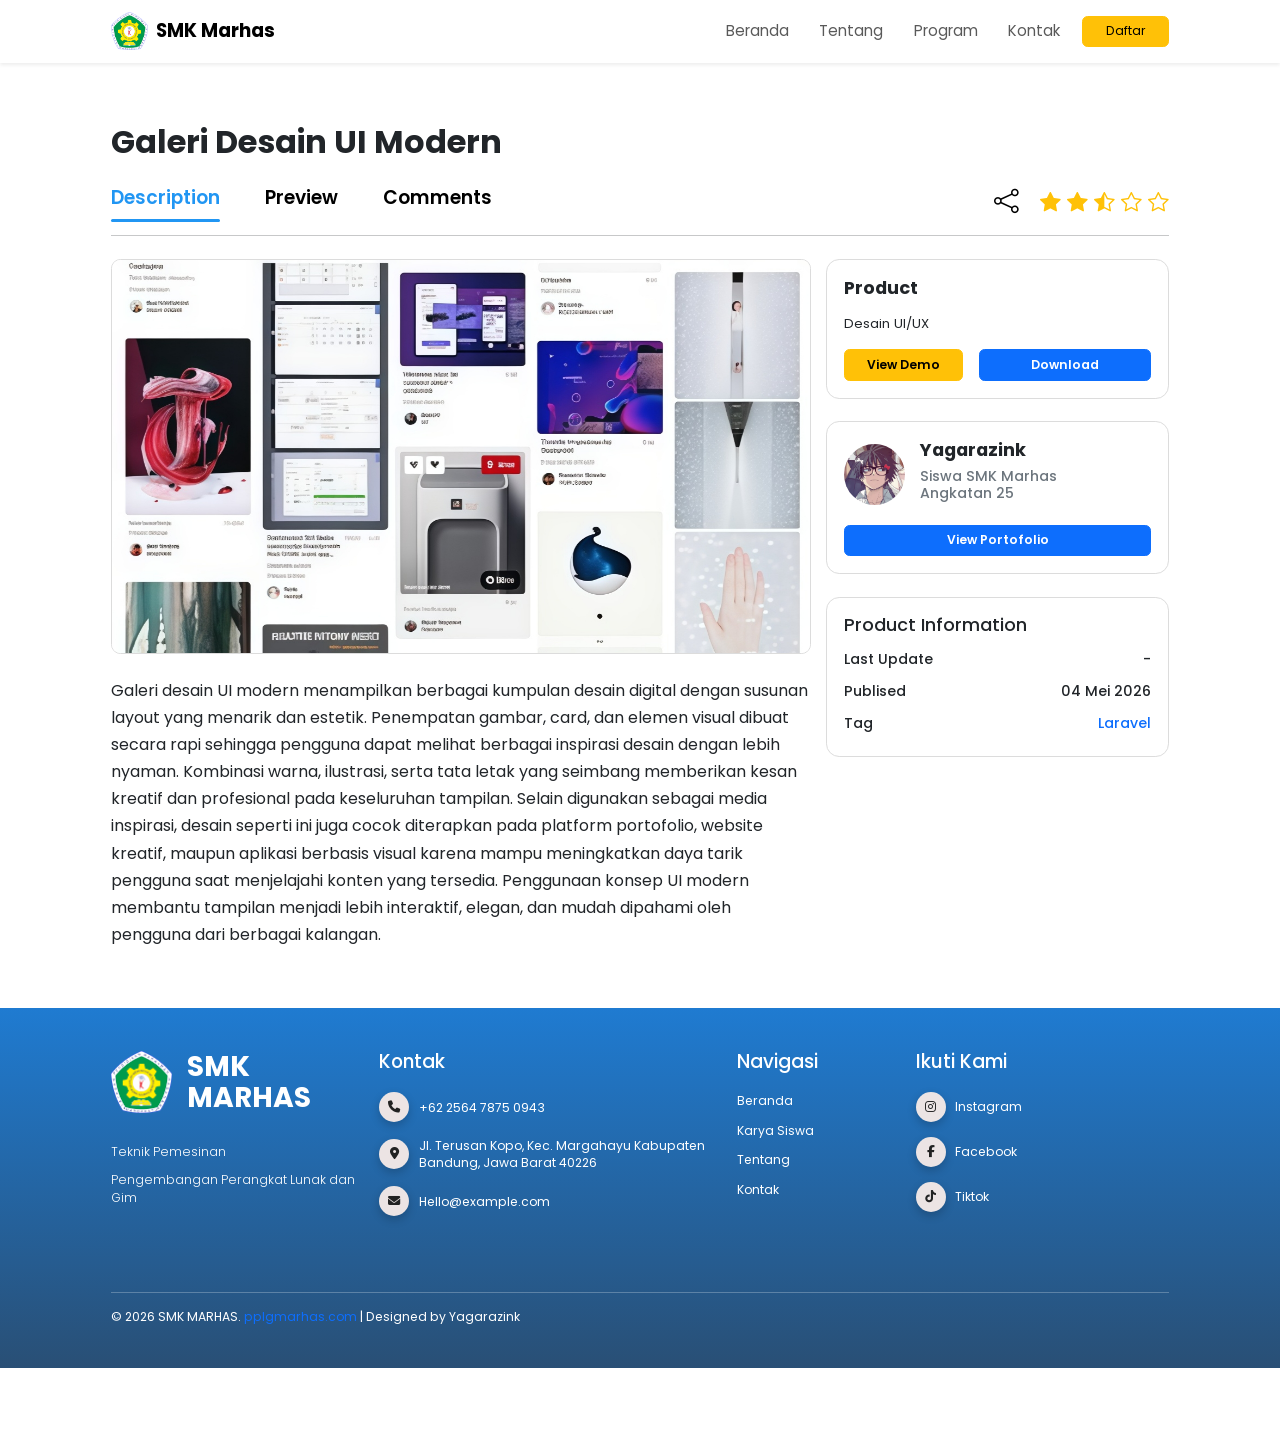
<file: hal14.html>
<!DOCTYPE html>
<html lang="en">

<head>
    <meta charset="UTF-8">
    <meta name="viewport" content="width=device-width, initial-scale=1.0">
    <title>Program Preview</title>
    <link rel="icon" href="icon.png" type="image/png">
    <!-- BOOTSTRAP -->
    <link href="https://cdn.jsdelivr.net/npm/bootstrap@5.3.8/dist/css/bootstrap.min.css" rel="stylesheet"
        integrity="sha384-sRIl4kxILFvY47J16cr9ZwB07vP4J8+LH7qKQnuqkuIAvNWLzeN8tE5YBujZqJLB" crossorigin="anonymous" />

    <!-- LINK AOS -->
    <link href="https://unpkg.com/aos@2.3.1/dist/aos.css" rel="stylesheet">

    <!-- LINK ICON -->
    <link href="https://cdn.jsdelivr.net/npm/bootstrap-icons@1.11.3/font/bootstrap-icons.css" rel="stylesheet">

    <!-- LINK CSS -->
    <link rel="stylesheet" href="style4.css">

    <!-- BOOTSTRAP ICON SOSMED -->
    <link rel="stylesheet" href="https://cdnjs.cloudflare.com/ajax/libs/font-awesome/6.5.1/css/all.min.css">

    <!-- BOOTSTRAP FONT -->
    <link href="https://fonts.googleapis.com/css2?family=Poppins:wght@300;400;500;600;700&display=swap"
        rel="stylesheet">

</head>

<body>
    <!-- NAVBAR -->
    <nav class="navbar navbar-expand-lg navbar-light bg-white shadow-sm">
        <div class="container">
            <a class="navbar-brand d-flex align-items-center" href="#">
                <img src="icon.png" alt="logo" width="40" class="me-2" />
                <strong>SMK Marhas</strong>
            </a>

            <button class="navbar-toggler" type="button" data-bs-toggle="collapse" data-bs-target="#navbarMenu">
                <span class="navbar-toggler-icon"></span>
            </button>

            <div class="collapse navbar-collapse" id="navbarMenu">
                <ul class="navbar-nav ms-auto mb-2 mb-lg-0 gap-lg-3">
                    <li class="nav-item"><a class="nav-link" href="index.html">Beranda</a></li>
                    <li class="nav-item"><a class="nav-link" href="index.html#tentang">Tentang</a></li>
                    <li class="nav-item"><a class="nav-link" href="index.html#program">Program</a></li>
                    <li class="nav-item"><a class="nav-link" href="#kontak">Kontak</a></li>
                </ul>

                <a href="hal2.html" class="btn btn-warning ms-lg-3 px-4">Daftar</a>
            </div>
        </div>
    </nav>

    <!-- SECTION PREVIEW -->
    <div class="container py-3 my-5" id="mainPage">

        <h1 class="main-title mb-4" data-aos="fade-down">
            Galeri Desain UI Modern
        </h1>

        <div class="d-flex justify-content-between align-items-center flex-wrap">

            <div class="d-flex gap-5">
                <button class="custom-tab active" onclick="showTab('description', this)" data-aos="fade-right"
                    data-aos-delay="100">
                    Description
                </button>

                <button class="custom-tab" onclick="showTab('preview', this)" data-aos="fade-right"
                    data-aos-delay="100">
                    Preview
                </button>

                <button class="custom-tab" onclick="showTab('comments', this)" data-aos="fade-right">
                    Comments
                </button>
            </div>

            <div class="d-flex align-items-center gap-4" data-aos="fade-left">
                <button class="share-btn" onclick="shareWebsite()">
                    <i class="bi bi-share"></i>
                </button>

                <div class="rating text-warning" style="font-size: 22px;">
                    <i class="bi bi-star-fill"></i>
                    <i class="bi bi-star-fill"></i>
                    <i class="bi bi-star-half"></i>
                    <i class="bi bi-star"></i>
                    <i class="bi bi-star"></i>
                </div>
            </div>

        </div>
        <hr>

        <div class="row mt-4">

            <!-- KIRI -->
            <div class="col-lg-8">

                <!-- DESCRIPTION -->
                <div class="content-section active" id="description">

                    <img src="foto11.jpeg" class="preview-img" data-aos="fade-right">

                    <div class="mt-4 fs-2" data-aos="fade-right" data-aos-delay="100">
                        Galeri desain UI modern menampilkan berbagai kumpulan desain digital dengan susunan layout yang
                        menarik dan estetik. Penempatan gambar, card, dan elemen visual dibuat secara rapi sehingga
                        pengguna dapat melihat berbagai inspirasi desain dengan lebih nyaman. Kombinasi warna,
                        ilustrasi, serta tata letak yang seimbang memberikan kesan kreatif dan profesional pada
                        keseluruhan tampilan. Selain digunakan sebagai media inspirasi, desain seperti ini juga cocok
                        diterapkan pada platform portofolio, website kreatif, maupun aplikasi berbasis visual karena
                        mampu meningkatkan daya tarik pengguna saat menjelajahi konten yang tersedia. Penggunaan konsep
                        UI modern membantu tampilan menjadi lebih interaktif, elegan, dan mudah dipahami oleh pengguna
                        dari berbagai kalangan.
                    </div>

                </div>

                <!-- PREVIEW -->
                <div class="content-section" id="preview">

                </div>
                <!-- COMMENTS -->
                <div class="content-section" id="comments">

                    <div class="comment-box mb-4">

                        <h5 class="mb-3">Tambahkan Komentar</h5>

                        <input type="text" class="form-control mb-3" id="nameInput" placeholder="Nama">

                        <textarea class="form-control mb-3" rows="4" id="commentInput"
                            placeholder="Tulis komentar"></textarea>

                        <button class="btn btn-primary" onclick="addComment()">
                            Kirim Komentar
                        </button>

                    </div>

                    <div id="commentList">

                        <div class="comment-box mb-3">
                            <div class="d-flex gap-3">

                                <img src="komen1.jpeg" class="comment-profile">

                                <div>
                                    <h6 class="mb-1">Gojo Satoru</h6>

                                    <p class="mb-0">
                                        Tampilan websitenya sangat menarik dan modern sehingga membuat pengunjung nyaman
                                        saat melihat isi halaman.
                                    </p>
                                </div>

                            </div>
                        </div>

                        <div class="comment-box mb-3">
                            <div class="d-flex gap-3">

                                <img src="komen2.jpeg" class="comment-profile">

                                <div>
                                    <h6 class="mb-1">Killua Zoldyck</h6>

                                    <p class="mb-0">
                                        Desain web terlihat rapi dengan kombinasi warna yang cocok dan memberikan kesan
                                        profesional.
                                    </p>
                                </div>

                            </div>
                        </div>

                        <div class="comment-box mb-3">
                            <div class="d-flex gap-3">

                                <img src="komen3.jpeg" class="comment-profile">

                                <div>
                                    <h6 class="mb-1">Roronoa Zoro</h6>

                                    <p class="mb-0">
                                        Navigasi pada website mudah dipahami sehingga pengguna dapat mengakses
                                        informasi dengan cepat.
                                    </p>
                                </div>

                            </div>
                        </div>

                        <div class="comment-box mb-3">
                            <div class="d-flex gap-3">

                                <img src="komen4.jpeg" class="comment-profile">

                                <div>
                                    <h6 class="mb-1">Levi Ackerman</h6>

                                    <p class="mb-0">
                                        Website memiliki layout yang responsif dan tampil baik di berbagai ukuran layar.
                                    </p>
                                </div>

                            </div>
                        </div>

                        <div class="comment-box mb-3">
                            <div class="d-flex gap-3">

                                <img src="komen5.jpeg" class="comment-profile">

                                <div>
                                    <h6 class="mb-1">Itachi Uchiha</h6>

                                    <p class="mb-0">
                                        Penggunaan animasi dan elemen visual membuat website terlihat lebih hidup dan
                                        tidak membosankan.
                                    </p>
                                </div>

                            </div>
                        </div>

                    </div>

                </div>

            </div>

            <!-- KANAN -->
            <div class="col-lg-4">

                <!-- PRODUCT -->
                <div class="side-card mb-4" data-aos="fade-left">

                    <h2 class="fw-bold mb-3">Product</h2>

                    <p>
                        Desain UI/UX
                    </p>

                    <!-- BUTTON PRODUCT -->
                    <div class="row mt-3">
                        <div class="col-5">
                            <button class="btn btn-warning w-100 fw-semibold">
                                View Demo
                            </button>
                        </div>

                        <div class="col-7">
                            <button class="btn btn-primary w-100 fw-semibold">
                                Download
                            </button>
                        </div>
                    </div>
                </div>

                <!-- USER -->
                <div class="side-card mb-4" data-aos="fade-left" data-aos-delay="100">

                    <div class="d-flex gap-3 align-items-center">

                        <img src="profil.jpeg" class="profile-img">

                        <div>
                            <h2 class="fw-bold">
                                Yagarazink
                            </h2>

                            <h4 class="text-secondary">
                                Siswa SMK Marhas <br>
                                Angkatan 25
                            </h4>
                        </div>

                    </div>

                    <!-- BUTTON PORTOFOLIO -->
                    <button class="btn btn-primary w-100 fw-semibold mt-3" onclick="openPortfolio()">
                        View Portofolio
                    </button>

                </div>

                <!-- INFO -->
                <div class="side-card" data-aos="fade-left" data-aos-delay="200">

                    <h2 class="mb-3">
                        Product Information
                    </h2>

                    <div class="d-flex justify-content-between mb-2">
                        <h4>Last Update</h4>
                        <h4>-</h4>
                    </div>

                    <div class="d-flex justify-content-between mb-2">
                        <h4>Publised</h4>
                        <h4>04 Mei 2026</h4>
                    </div>

                    <div class="d-flex justify-content-between">
                        <h4>Tag</h4>

                        <h4 class="text-primary">
                            Laravel
                        </h4>
                    </div>

                </div>

            </div>

        </div>

    </div>

    <!-- HALAMAN PORTOFOLIO -->
    <div class="container py-5 portfolio-page" id="portfolioPage">

        <!-- HEADER -->
        <div class="d-flex justify-content-between align-items-center flex-wrap gap-3 mb-5">

            <button class="btn btn-dark px-4 py-2" onclick="backToMain()" data-aos="fade-right">
                <i class="bi bi-arrow-left"></i>
                Kembali
            </button>

            <div class="text-end" data-aos="fade-left">
                <h2 class="fw-bold mb-1">
                    Portofolio User
                </h2>

                <p class="text-secondary mb-0">
                    Kumpulan project dan karya terbaik siswa PPLG
                </p>
            </div>

        </div>

        <!-- PROFILE -->
        <div class="card border-0 shadow-sm rounded-4 overflow-hidden mb-5" data-aos="zoom-in-up" data-aos-delay="100">

            <div class="row g-0 align-items-center">

                <div class="col-lg-4 text-center bg-light p-4">

                    <img src="profil.jpeg" class="rounded-circle mb-3"
                        style="width: 150px; height: 150px; object-fit: cover;">

                    <h3 class="fw-bold mb-1">
                        Yagarazink
                    </h3>

                    <p class="text-secondary mb-3">
                        UI/UX Designer & Laravel Developer
                    </p>

                    <div class="d-flex justify-content-center gap-3 fs-4">

                        <a href="#" class="text-dark">
                            <i class="bi bi-instagram"></i>
                        </a>

                        <a href="#" class="text-dark">
                            <i class="bi bi-github"></i>
                        </a>

                        <a href="#" class="text-dark">
                            <i class="bi bi-linkedin"></i>
                        </a>

                    </div>

                </div>

                <div class="col-lg-8 p-4 p-lg-5">

                    <h3 class="fw-bold mb-3">
                        Tentang Saya
                    </h3>

                    <p class="text-secondary lh-lg">
                        Saya adalah siswa jurusan Pengembangan Perangkat Lunak dan Gim (PPLG)
                        yang memiliki minat dalam pengembangan website modern, UI/UX Design,
                        dan Laravel Development. Saya senang membuat tampilan website yang modern,
                        responsive, dan nyaman digunakan oleh pengguna.
                    </p>

                    <div class="row mt-4 g-4">

                        <div class="col-md-4">
                            <div class="border rounded-4 p-3 text-center h-100">
                                <h2 class="fw-bold text-primary">
                                    25+
                                </h2>

                                <p class="mb-0 text-secondary">
                                    Total Project
                                </p>
                            </div>
                        </div>

                        <div class="col-md-4">
                            <div class="border rounded-4 p-3 text-center h-100">
                                <h2 class="fw-bold text-success">
                                    15+
                                </h2>

                                <p class="mb-0 text-secondary">
                                    Website Responsive
                                </p>
                            </div>
                        </div>

                        <div class="col-md-4">
                            <div class="border rounded-4 p-3 text-center h-100">
                                <h2 class="fw-bold text-warning">
                                    5★
                                </h2>

                                <p class="mb-0 text-secondary">
                                    Rating Project
                                </p>
                            </div>
                        </div>

                    </div>

                </div>

            </div>

        </div>

        <!-- SKILL -->
        <div class="card border-0 shadow-sm rounded-4 p-4 mb-5" data-aos="zoom-in-up">

            <h3 class="fw-bold mb-4">
                Skill & Teknologi
            </h3>

            <div class="row g-4">

                <div class="col-md-3 col-6">
                    <div class="border rounded-4 p-4 text-center h-100">

                        <i class="bi bi-filetype-html fs-1 text-danger"></i>

                        <h5 class="mt-3 fw-bold">
                            HTML
                        </h5>

                        <p class="text-secondary mb-0">
                            Website Structure
                        </p>

                    </div>
                </div>

                <div class="col-md-3 col-6">
                    <div class="border rounded-4 p-4 text-center h-100">

                        <i class="bi bi-filetype-css fs-1 text-primary"></i>

                        <h5 class="mt-3 fw-bold">
                            CSS
                        </h5>

                        <p class="text-secondary mb-0">
                            Modern Styling
                        </p>

                    </div>
                </div>

                <div class="col-md-3 col-6">
                    <div class="border rounded-4 p-4 text-center h-100">

                        <i class="bi bi-filetype-js fs-1 text-warning"></i>

                        <h5 class="mt-3 fw-bold">
                            JavaScript
                        </h5>

                        <p class="text-secondary mb-0">
                            Interactive Website
                        </p>

                    </div>
                </div>

                <div class="col-md-3 col-6">
                    <div class="border rounded-4 p-4 text-center h-100">

                        <i class="bi bi-code-slash fs-1 text-success"></i>

                        <h5 class="mt-3 fw-bold">
                            Laravel
                        </h5>

                        <p class="text-secondary mb-0">
                            Backend Framework
                        </p>

                    </div>
                </div>

            </div>

        </div>

        <!-- PROJECT -->
        <h3 class="fw-bold mb-4" data-aos="fade-right">
            Project Terbaru
        </h3>

        <div class="row">

            <!-- CARD 1 -->
            <div class="col-lg-4 col-md-6 mb-4" data-aos="fade-up">

                <div class="card border-0 shadow-sm rounded-4 overflow-hidden h-100">

                    <img src="foto11.jpeg" class="card-img-top" style="height: 220px; object-fit: cover;">

                    <div class="card-body p-4">

                        <span class="badge bg-primary mb-3">
                            Laravel
                        </span>

                        <h4 class="fw-bold">
                            Dashboard Monitoring
                        </h4>

                        <p class="text-secondary">
                            Dashboard modern untuk monitoring data sekolah dan siswa.
                        </p>

                        <div class="d-flex justify-content-between align-items-center mt-4">

                            <div class="text-warning">
                                <i class="bi bi-star-fill"></i>
                                <i class="bi bi-star-fill"></i>
                                <i class="bi bi-star-fill"></i>
                                <i class="bi bi-star-fill"></i>
                                <i class="bi bi-star-half"></i>
                            </div>

                            <button class="btn btn-primary rounded-pill px-4">
                                Preview
                            </button>

                        </div>

                    </div>

                </div>

            </div>

            <!-- CARD 2 -->
            <div class="col-lg-4 col-md-6 mb-4" data-aos="fade-up" data-aos-delay="100">

                <div class="card border-0 shadow-sm rounded-4 overflow-hidden h-100">

                    <img src="foto12.jpeg" class="card-img-top" style="height: 220px; object-fit: cover;">

                    <div class="card-body p-4">

                        <span class="badge bg-success mb-3">
                            UI/UX
                        </span>

                        <h4 class="fw-bold">
                            UI Mobile App
                        </h4>

                        <p class="text-secondary">
                            Desain aplikasi mobile modern dengan tampilan clean.
                        </p>

                        <div class="d-flex justify-content-between align-items-center mt-4">

                            <div class="text-warning">
                                <i class="bi bi-star-fill"></i>
                                <i class="bi bi-star-fill"></i>
                                <i class="bi bi-star-fill"></i>
                                <i class="bi bi-star-fill"></i>
                                <i class="bi bi-star-fill"></i>
                            </div>

                            <button class="btn btn-success rounded-pill px-4">
                                Preview
                            </button>

                        </div>

                    </div>

                </div>

            </div>

            <!-- CARD 3 -->
            <div class="col-lg-4 col-md-6 mb-4" data-aos="fade-up" data-aos-delay="200">

                <div class="card border-0 shadow-sm rounded-4 overflow-hidden h-100">

                    <img src="foto3.jpeg" class="card-img-top" style="height: 220px; object-fit: cover;">

                    <div class="card-body p-4">

                        <span class="badge bg-warning text-dark mb-3">
                            Website
                        </span>

                        <h4 class="fw-bold">
                            Sistem Informasi
                        </h4>

                        <p class="text-secondary">
                            Website sistem informasi berbasis Laravel dan Bootstrap.
                        </p>

                        <div class="d-flex justify-content-between align-items-center mt-4">

                            <div class="text-warning">
                                <i class="bi bi-star-fill"></i>
                                <i class="bi bi-star-fill"></i>
                                <i class="bi bi-star-fill"></i>
                                <i class="bi bi-star-half"></i>
                                <i class="bi bi-star"></i>
                            </div>

                            <button class="btn btn-warning rounded-pill px-4">
                                Preview
                            </button>

                        </div>

                    </div>

                </div>

            </div>

        </div>

        <!-- CONTACT -->
        <div class="card border-0 shadow-sm rounded-4 p-5 mt-5 text-center" data-aos="zoom-in-up">

            <h2 class="fw-bold mb-3">
                Tertarik Dengan Project Saya?
            </h2>

            <p class="text-secondary mb-4">
                Hubungi saya untuk kerja sama project website, UI/UX Design,
                maupun pengembangan aplikasi modern.
            </p>

            <div class="d-flex justify-content-center gap-3 flex-wrap">

                <button class="btn btn-primary px-4 py-2 rounded-pill">
                    <i class="bi bi-envelope-fill"></i>
                    Contact Me
                </button>

                <button class="btn btn-dark px-4 py-2 rounded-pill">
                    <i class="bi bi-github"></i>
                    Github
                </button>

            </div>

        </div>

    </div>

    <!-- FOOTER -->
    <footer class="footer" id="kontak">
        <div class="container">
            <div class="row justify-content-center gy-5">

                <!-- LOGO -->
                <div class="col-lg-3" data-aos="fade-up">
                    <div class="d-flex align-items-start mb-4" style="gap: 1rem !important;">
                        <img src="icon.png" alt="" class="footer-logo">
                        <h1 class="footer-title">
                            SMK <br>
                            MARHAS
                        </h1>
                    </div>
                    <p class="footer-jurusan">
                        Teknik Pemesinan
                    </p>
                    <p class="footer-jurusan">
                        Pengembangan Perangkat
                        Lunak dan Gim
                    </p>
                </div>

                <!-- KONTAK -->
                <div class="col-lg-4" data-aos="fade-up" data-aos-delay="100">

                    <h2 class="footer-heading">
                        Kontak
                    </h2>
                    <div class="contact-item">
                        <div class="contact-icon">
                            <i class="fa-solid fa-phone"></i>
                        </div>
                        <div class="contact-text">
                            +62 2564 7875 0943
                        </div>
                    </div>

                    <div class="contact-item">
                        <div class="contact-icon">
                            <i class="fa-solid fa-location-dot"></i>
                        </div>
                        <div class="contact-text">
                            Jl. Terusan Kopo, Kec. Margahayu
                            Kabupaten Bandung, Jawa Barat
                            40226
                        </div>
                    </div>

                    <div class="contact-item">
                        <div class="contact-icon">
                            <i class="fa-solid fa-envelope"></i>
                        </div>
                        <div class="contact-text">
                            Hello@example.com
                        </div>
                    </div>

                </div>

                <!-- NAVIGASI -->
                <div class="col-lg-2" data-aos="fade-up" data-aos-delay="200">

                    <h2 class="footer-heading">
                        Navigasi
                    </h2>

                    <a href="index.html" class="nav-link-footer">Beranda</a>
                    <a href="index.html#program" class="nav-link-footer">Karya Siswa</a>
                    <a href="index.html#tentang" class="nav-link-footer">Tentang</a>
                    <a href="#kontak" class="nav-link-footer">Kontak</a>

                </div>

                <!-- SOSIAL MEDIA -->
                <div class="col-lg-3" data-aos="fade-up" data-aos-delay="300">

                    <h2 class="footer-heading">
                        Ikuti Kami
                    </h2>

                    <div class="social-item">
                        <div class="social-icon">
                            <i class="fa-brands fa-instagram"></i>
                        </div>
                        <div class="social-text">
                            <a class="nav-link" href="https://share.google/nK01pwl4Do9pKI13U">Instagram</a>
                        </div>
                    </div>

                    <div class="social-item">
                        <div class="social-icon">
                            <i class="fa-brands fa-facebook-f"></i>
                        </div>
                        <div class="social-text">
                            <a class="nav-link" href="https://share.google/HTX61zP6y6QwtTzAF">Facebook</a>
                        </div>
                    </div>

                    <div class="social-item">
                        <div class="social-icon">
                            <i class="fa-brands fa-tiktok"></i>
                        </div>
                        <div class="social-text">
                            <a class="nav-link" href="https://share.google/s8LKiqpSc1kr0VuD3">Tiktok</a>
                        </div>
                    </div>

                </div>

                <!-- COPYRIGHT -->
                <div class="social-text">
                    <hr>
                    © 2026 SMK MARHAS. <span class="text-primary">pplgmarhas.com</span> | Designed by Yagarazink
                </div>

            </div>
        </div>
    </footer>
</body>

<!-- SCRIPT BOOTSTRAP -->
<script src="https://cdn.jsdelivr.net/npm/bootstrap@5.3.8/dist/js/bootstrap.bundle.min.js"
    integrity="sha384-FKyoEForCGlyvwx9Hj09JcYn3nv7wiPVlz7YYwJrWVcXK/BmnVDxM+D2scQbITxI" crossorigin="anonymous">
    </script>

<!-- SCRIIPT AOS -->
<script src="https://unpkg.com/aos@2.3.1/dist/aos.js"></script>
<script>

    AOS.init({
        once: true,
        duration: 500,
        offset: 80
    });

    function refreshPortfolioAOS() {

        document.querySelectorAll('#portfolioPage [data-aos]').forEach((el) => {

            el.classList.remove('aos-animate');

        });

        setTimeout(() => {

            AOS.refreshHard();

        }, 100);

    }

    function showTab(id, element) {

        document.querySelectorAll('.content-section').forEach(section => {
            section.classList.remove('active');
        });

        document.getElementById(id).classList.add('active');

        document.querySelectorAll('.custom-tab').forEach(btn => {
            btn.classList.remove('active');
        });

        element.classList.add('active');
    }

    function shareWebsite() {

        if (navigator.share) {

            navigator.share({
                title: 'Website Buatan Yagarazink',
                text: 'Lihat website keren ini!',
                url: window.location.href
            });

        } else {
            alert('Browser tidak mendukung fitur share');
        }
    }

    function addComment() {

        let name = document.getElementById('nameInput').value;
        let comment = document.getElementById('commentInput').value;

        if (name === '' || comment === '') {
            alert('Isi dulu kocak!');
            return;
        }

        let commentHTML = `
        
        <div class="comment-box mb-3">
            <div class="d-flex gap-3">

                <img src="profil.jpeg" class="comment-profile">

                <div>
                    <h6 class="mb-1">${name}</h6>

                    <p class="mb-0">
                        ${comment}
                    </p>
                </div>

            </div>
        </div>

        `;

        document.getElementById('commentList').innerHTML += commentHTML;

        document.getElementById('nameInput').value = '';
        document.getElementById('commentInput').value = '';
    }

    function openPortfolio() {

        document.getElementById('mainPage').style.display = 'none';
        document.getElementById('portfolioPage').style.display = 'block';
        refreshPortfolioAOS();
    }

    function backToMain() {

        document.getElementById('mainPage').style.display = 'block';
        document.getElementById('portfolioPage').style.display = 'none';
    }

</script>

</html>
</file>
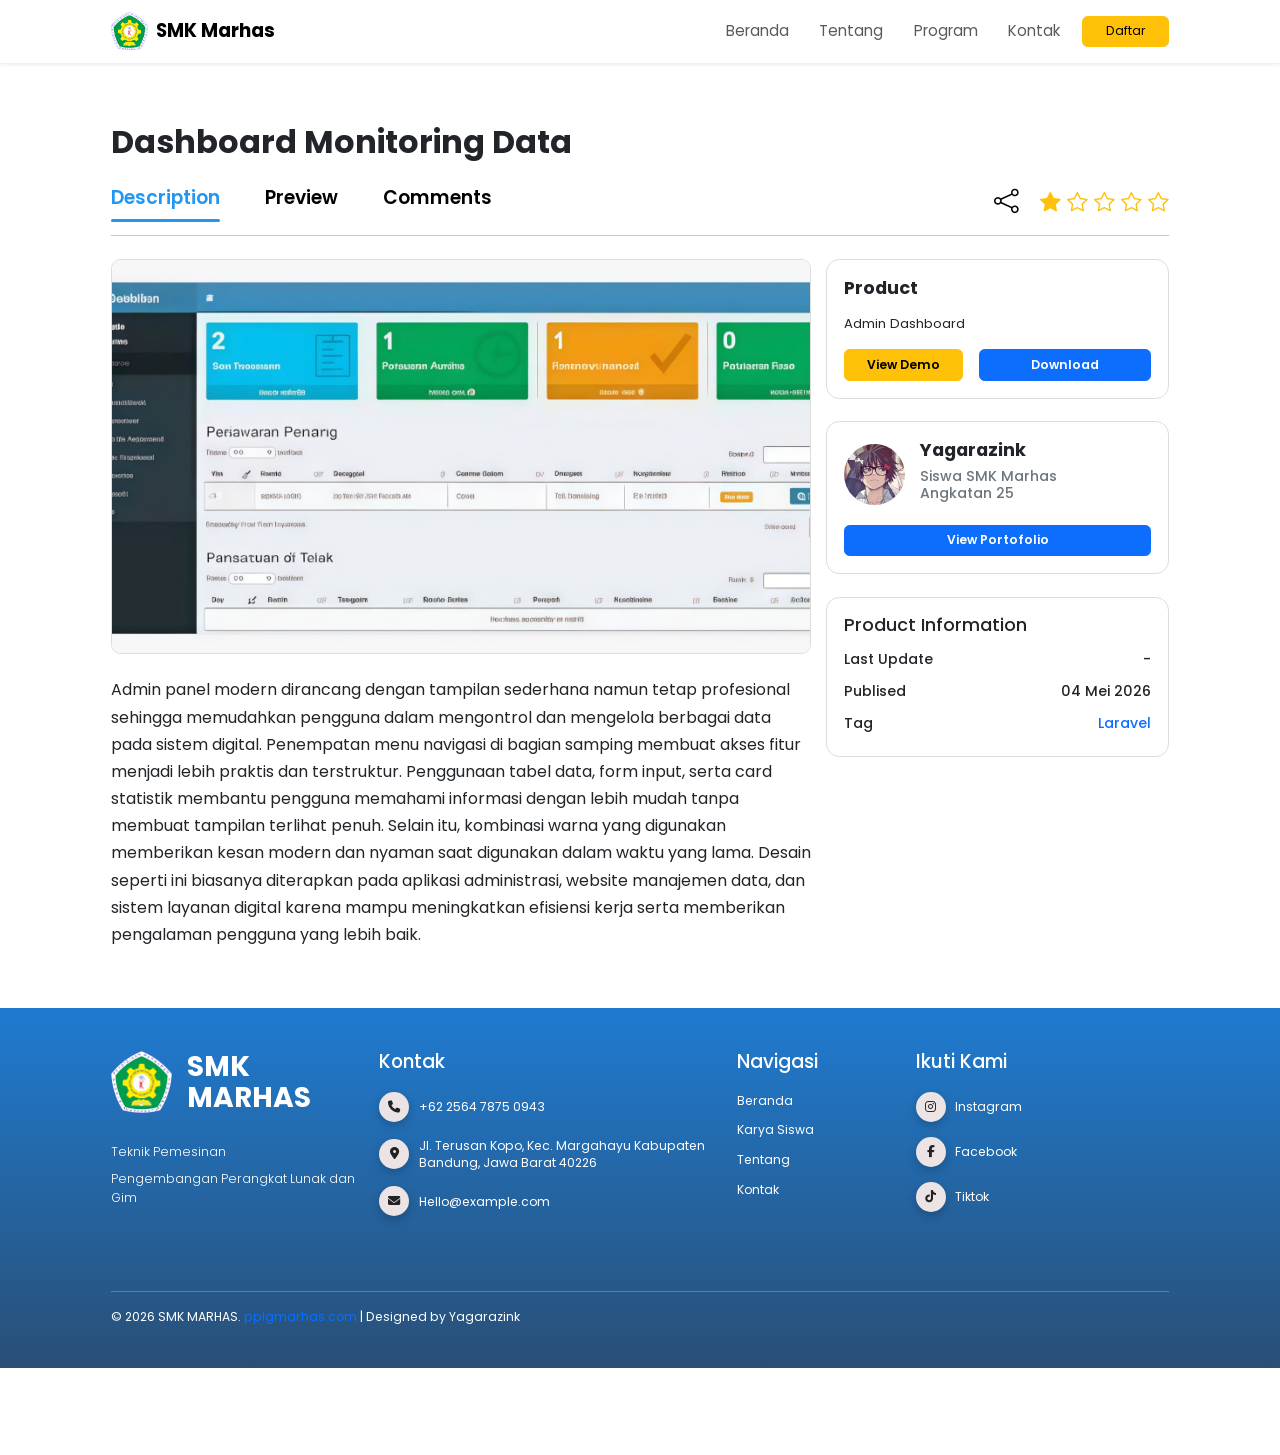
<file: hal15.html>
<!DOCTYPE html>
<html lang="en">

<head>
    <meta charset="UTF-8">
    <meta name="viewport" content="width=device-width, initial-scale=1.0">
    <title>Program Preview</title>
    <link rel="icon" href="icon.png" type="image/png">
    <!-- BOOTSTRAP -->
    <link href="https://cdn.jsdelivr.net/npm/bootstrap@5.3.8/dist/css/bootstrap.min.css" rel="stylesheet"
        integrity="sha384-sRIl4kxILFvY47J16cr9ZwB07vP4J8+LH7qKQnuqkuIAvNWLzeN8tE5YBujZqJLB" crossorigin="anonymous" />

    <!-- LINK AOS -->
    <link href="https://unpkg.com/aos@2.3.1/dist/aos.css" rel="stylesheet">

    <!-- LINK ICON -->
    <link href="https://cdn.jsdelivr.net/npm/bootstrap-icons@1.11.3/font/bootstrap-icons.css" rel="stylesheet">

    <!-- LINK CSS -->
    <link rel="stylesheet" href="style4.css">

    <!-- BOOTSTRAP ICON SOSMED -->
    <link rel="stylesheet" href="https://cdnjs.cloudflare.com/ajax/libs/font-awesome/6.5.1/css/all.min.css">

    <!-- BOOTSTRAP FONT -->
    <link href="https://fonts.googleapis.com/css2?family=Poppins:wght@300;400;500;600;700&display=swap"
        rel="stylesheet">

</head>

<body>
    <!-- NAVBAR -->
    <nav class="navbar navbar-expand-lg navbar-light bg-white shadow-sm">
        <div class="container">
            <a class="navbar-brand d-flex align-items-center" href="#">
                <img src="icon.png" alt="logo" width="40" class="me-2" />
                <strong>SMK Marhas</strong>
            </a>

            <button class="navbar-toggler" type="button" data-bs-toggle="collapse" data-bs-target="#navbarMenu">
                <span class="navbar-toggler-icon"></span>
            </button>

            <div class="collapse navbar-collapse" id="navbarMenu">
                <ul class="navbar-nav ms-auto mb-2 mb-lg-0 gap-lg-3">
                    <li class="nav-item"><a class="nav-link" href="index.html">Beranda</a></li>
                    <li class="nav-item"><a class="nav-link" href="index.html#tentang">Tentang</a></li>
                    <li class="nav-item"><a class="nav-link" href="index.html#program">Program</a></li>
                    <li class="nav-item"><a class="nav-link" href="#kontak">Kontak</a></li>
                </ul>

                <a href="hal2.html" class="btn btn-warning ms-lg-3 px-4">Daftar</a>
            </div>
        </div>
    </nav>

    <!-- SECTION PREVIEW -->
    <div class="container py-3 my-5" id="mainPage">

        <h1 class="main-title mb-4" data-aos="fade-down">
            Dashboard Monitoring Data
        </h1>

        <div class="d-flex justify-content-between align-items-center flex-wrap">

            <div class="d-flex gap-5">
                <button class="custom-tab active" onclick="showTab('description', this)" data-aos="fade-right"
                    data-aos-delay="100">
                    Description
                </button>

                <button class="custom-tab" onclick="showTab('preview', this)" data-aos="fade-right"
                    data-aos-delay="100">
                    Preview
                </button>

                <button class="custom-tab" onclick="showTab('comments', this)" data-aos="fade-right">
                    Comments
                </button>
            </div>

            <div class="d-flex align-items-center gap-4" data-aos="fade-left">
                <button class="share-btn" onclick="shareWebsite()">
                    <i class="bi bi-share"></i>
                </button>

                <div class="rating text-warning" style="font-size: 22px;">
                    <i class="bi bi-star-fill"></i>
                    <i class="bi bi-star"></i>
                    <i class="bi bi-star"></i>
                    <i class="bi bi-star"></i>
                    <i class="bi bi-star"></i>
                </div>
            </div>

        </div>
        <hr>

        <div class="row mt-4">

            <!-- KIRI -->
            <div class="col-lg-8">

                <!-- DESCRIPTION -->
                <div class="content-section active" id="description">

                    <img src="foto12.jpeg" class="preview-img" data-aos="fade-right">

                    <div class="mt-4 fs-2" data-aos="fade-right" data-aos-delay="100">
                        Admin panel modern dirancang dengan tampilan sederhana namun tetap profesional sehingga
                        memudahkan pengguna dalam mengontrol dan mengelola berbagai data pada sistem digital. Penempatan
                        menu navigasi di bagian samping membuat akses fitur menjadi lebih praktis dan terstruktur.
                        Penggunaan tabel data, form input, serta card statistik membantu pengguna memahami informasi
                        dengan lebih mudah tanpa membuat tampilan terlihat penuh. Selain itu, kombinasi warna yang
                        digunakan memberikan kesan modern dan nyaman saat digunakan dalam waktu yang lama. Desain
                        seperti ini biasanya diterapkan pada aplikasi administrasi, website manajemen data, dan sistem
                        layanan digital karena mampu meningkatkan efisiensi kerja serta memberikan pengalaman pengguna
                        yang lebih baik.
                    </div>

                </div>

                <!-- PREVIEW -->
                <div class="content-section" id="preview">

                </div>
                <!-- COMMENTS -->
                <div class="content-section" id="comments">

                    <div class="comment-box mb-4">

                        <h5 class="mb-3">Tambahkan Komentar</h5>

                        <input type="text" class="form-control mb-3" id="nameInput" placeholder="Nama">

                        <textarea class="form-control mb-3" rows="4" id="commentInput"
                            placeholder="Tulis komentar"></textarea>

                        <button class="btn btn-primary" onclick="addComment()">
                            Kirim Komentar
                        </button>

                    </div>

                    <div id="commentList">

                        <div class="comment-box mb-3">
                            <div class="d-flex gap-3">

                                <img src="komen1.jpeg" class="comment-profile">

                                <div>
                                    <h6 class="mb-1">Gojo Satoru</h6>

                                    <p class="mb-0">
                                        Tampilan websitenya sangat menarik dan modern sehingga membuat pengunjung nyaman
                                        saat melihat isi halaman.
                                    </p>
                                </div>

                            </div>
                        </div>

                        <div class="comment-box mb-3">
                            <div class="d-flex gap-3">

                                <img src="komen2.jpeg" class="comment-profile">

                                <div>
                                    <h6 class="mb-1">Killua Zoldyck</h6>

                                    <p class="mb-0">
                                        Desain web terlihat rapi dengan kombinasi warna yang cocok dan memberikan kesan
                                        profesional.
                                    </p>
                                </div>

                            </div>
                        </div>

                        <div class="comment-box mb-3">
                            <div class="d-flex gap-3">

                                <img src="komen3.jpeg" class="comment-profile">

                                <div>
                                    <h6 class="mb-1">Roronoa Zoro</h6>

                                    <p class="mb-0">
                                        Navigasi pada website mudah dipahami sehingga pengguna dapat mengakses
                                        informasi dengan cepat.
                                    </p>
                                </div>

                            </div>
                        </div>

                        <div class="comment-box mb-3">
                            <div class="d-flex gap-3">

                                <img src="komen4.jpeg" class="comment-profile">

                                <div>
                                    <h6 class="mb-1">Levi Ackerman</h6>

                                    <p class="mb-0">
                                        Website memiliki layout yang responsif dan tampil baik di berbagai ukuran layar.
                                    </p>
                                </div>

                            </div>
                        </div>

                        <div class="comment-box mb-3">
                            <div class="d-flex gap-3">

                                <img src="komen5.jpeg" class="comment-profile">

                                <div>
                                    <h6 class="mb-1">Itachi Uchiha</h6>

                                    <p class="mb-0">
                                        Penggunaan animasi dan elemen visual membuat website terlihat lebih hidup dan
                                        tidak membosankan.
                                    </p>
                                </div>

                            </div>
                        </div>

                    </div>

                </div>

            </div>

            <!-- KANAN -->
            <div class="col-lg-4">

                <!-- PRODUCT -->
                <div class="side-card mb-4" data-aos="fade-left">

                    <h2 class="fw-bold mb-3">Product</h2>

                    <p>
                        Admin Dashboard
                    </p>

                    <!-- BUTTON PRODUCT -->
                    <div class="row mt-3">
                        <div class="col-5">
                            <button class="btn btn-warning w-100 fw-semibold">
                                View Demo
                            </button>
                        </div>

                        <div class="col-7">
                            <button class="btn btn-primary w-100 fw-semibold">
                                Download
                            </button>
                        </div>
                    </div>
                </div>

                <!-- USER -->
                <div class="side-card mb-4" data-aos="fade-left" data-aos-delay="100">

                    <div class="d-flex gap-3 align-items-center">

                        <img src="profil.jpeg" class="profile-img">

                        <div>
                            <h2 class="fw-bold">
                                Yagarazink
                            </h2>

                            <h4 class="text-secondary">
                                Siswa SMK Marhas <br>
                                Angkatan 25
                            </h4>
                        </div>

                    </div>

                    <!-- BUTTON PORTOFOLIO -->
                    <button class="btn btn-primary w-100 fw-semibold mt-3" onclick="openPortfolio()">
                        View Portofolio
                    </button>

                </div>

                <!-- INFO -->
                <div class="side-card" data-aos="fade-left" data-aos-delay="200">

                    <h2 class="mb-3">
                        Product Information
                    </h2>

                    <div class="d-flex justify-content-between mb-2">
                        <h4>Last Update</h4>
                        <h4>-</h4>
                    </div>

                    <div class="d-flex justify-content-between mb-2">
                        <h4>Publised</h4>
                        <h4>04 Mei 2026</h4>
                    </div>

                    <div class="d-flex justify-content-between">
                        <h4>Tag</h4>

                        <h4 class="text-primary">
                            Laravel
                        </h4>
                    </div>

                </div>

            </div>

        </div>

    </div>

    <!-- HALAMAN PORTOFOLIO -->
    <div class="container py-5 portfolio-page" id="portfolioPage">

        <!-- HEADER -->
        <div class="d-flex justify-content-between align-items-center flex-wrap gap-3 mb-5">

            <button class="btn btn-dark px-4 py-2" onclick="backToMain()" data-aos="fade-right">
                <i class="bi bi-arrow-left"></i>
                Kembali
            </button>

            <div class="text-end" data-aos="fade-left">
                <h2 class="fw-bold mb-1">
                    Portofolio User
                </h2>

                <p class="text-secondary mb-0">
                    Kumpulan project dan karya terbaik siswa PPLG
                </p>
            </div>

        </div>

        <!-- PROFILE -->
        <div class="card border-0 shadow-sm rounded-4 overflow-hidden mb-5" data-aos="zoom-in-up" data-aos-delay="100">

            <div class="row g-0 align-items-center">

                <div class="col-lg-4 text-center bg-light p-4">

                    <img src="profil.jpeg" class="rounded-circle mb-3"
                        style="width: 150px; height: 150px; object-fit: cover;">

                    <h3 class="fw-bold mb-1">
                        Yagarazink
                    </h3>

                    <p class="text-secondary mb-3">
                        UI/UX Designer & Laravel Developer
                    </p>

                    <div class="d-flex justify-content-center gap-3 fs-4">

                        <a href="#" class="text-dark">
                            <i class="bi bi-instagram"></i>
                        </a>

                        <a href="#" class="text-dark">
                            <i class="bi bi-github"></i>
                        </a>

                        <a href="#" class="text-dark">
                            <i class="bi bi-linkedin"></i>
                        </a>

                    </div>

                </div>

                <div class="col-lg-8 p-4 p-lg-5">

                    <h3 class="fw-bold mb-3">
                        Tentang Saya
                    </h3>

                    <p class="text-secondary lh-lg">
                        Saya adalah siswa jurusan Pengembangan Perangkat Lunak dan Gim (PPLG)
                        yang memiliki minat dalam pengembangan website modern, UI/UX Design,
                        dan Laravel Development. Saya senang membuat tampilan website yang modern,
                        responsive, dan nyaman digunakan oleh pengguna.
                    </p>

                    <div class="row mt-4 g-4">

                        <div class="col-md-4">
                            <div class="border rounded-4 p-3 text-center h-100">
                                <h2 class="fw-bold text-primary">
                                    25+
                                </h2>

                                <p class="mb-0 text-secondary">
                                    Total Project
                                </p>
                            </div>
                        </div>

                        <div class="col-md-4">
                            <div class="border rounded-4 p-3 text-center h-100">
                                <h2 class="fw-bold text-success">
                                    15+
                                </h2>

                                <p class="mb-0 text-secondary">
                                    Website Responsive
                                </p>
                            </div>
                        </div>

                        <div class="col-md-4">
                            <div class="border rounded-4 p-3 text-center h-100">
                                <h2 class="fw-bold text-warning">
                                    5★
                                </h2>

                                <p class="mb-0 text-secondary">
                                    Rating Project
                                </p>
                            </div>
                        </div>

                    </div>

                </div>

            </div>

        </div>

        <!-- SKILL -->
        <div class="card border-0 shadow-sm rounded-4 p-4 mb-5" data-aos="zoom-in-up">

            <h3 class="fw-bold mb-4">
                Skill & Teknologi
            </h3>

            <div class="row g-4">

                <div class="col-md-3 col-6">
                    <div class="border rounded-4 p-4 text-center h-100">

                        <i class="bi bi-filetype-html fs-1 text-danger"></i>

                        <h5 class="mt-3 fw-bold">
                            HTML
                        </h5>

                        <p class="text-secondary mb-0">
                            Website Structure
                        </p>

                    </div>
                </div>

                <div class="col-md-3 col-6">
                    <div class="border rounded-4 p-4 text-center h-100">

                        <i class="bi bi-filetype-css fs-1 text-primary"></i>

                        <h5 class="mt-3 fw-bold">
                            CSS
                        </h5>

                        <p class="text-secondary mb-0">
                            Modern Styling
                        </p>

                    </div>
                </div>

                <div class="col-md-3 col-6">
                    <div class="border rounded-4 p-4 text-center h-100">

                        <i class="bi bi-filetype-js fs-1 text-warning"></i>

                        <h5 class="mt-3 fw-bold">
                            JavaScript
                        </h5>

                        <p class="text-secondary mb-0">
                            Interactive Website
                        </p>

                    </div>
                </div>

                <div class="col-md-3 col-6">
                    <div class="border rounded-4 p-4 text-center h-100">

                        <i class="bi bi-code-slash fs-1 text-success"></i>

                        <h5 class="mt-3 fw-bold">
                            Laravel
                        </h5>

                        <p class="text-secondary mb-0">
                            Backend Framework
                        </p>

                    </div>
                </div>

            </div>

        </div>

        <!-- PROJECT -->
        <h3 class="fw-bold mb-4" data-aos="fade-right">
            Project Terbaru
        </h3>

        <div class="row">

            <!-- CARD 1 -->
            <div class="col-lg-4 col-md-6 mb-4" data-aos="fade-up">

                <div class="card border-0 shadow-sm rounded-4 overflow-hidden h-100">

                    <img src="foto11.jpeg" class="card-img-top" style="height: 220px; object-fit: cover;">

                    <div class="card-body p-4">

                        <span class="badge bg-primary mb-3">
                            Laravel
                        </span>

                        <h4 class="fw-bold">
                            Dashboard Monitoring
                        </h4>

                        <p class="text-secondary">
                            Dashboard modern untuk monitoring data sekolah dan siswa.
                        </p>

                        <div class="d-flex justify-content-between align-items-center mt-4">

                            <div class="text-warning">
                                <i class="bi bi-star-fill"></i>
                                <i class="bi bi-star-fill"></i>
                                <i class="bi bi-star-fill"></i>
                                <i class="bi bi-star-fill"></i>
                                <i class="bi bi-star-half"></i>
                            </div>

                            <button class="btn btn-primary rounded-pill px-4">
                                Preview
                            </button>

                        </div>

                    </div>

                </div>

            </div>

            <!-- CARD 2 -->
            <div class="col-lg-4 col-md-6 mb-4" data-aos="fade-up" data-aos-delay="100">

                <div class="card border-0 shadow-sm rounded-4 overflow-hidden h-100">

                    <img src="foto12.jpeg" class="card-img-top" style="height: 220px; object-fit: cover;">

                    <div class="card-body p-4">

                        <span class="badge bg-success mb-3">
                            UI/UX
                        </span>

                        <h4 class="fw-bold">
                            UI Mobile App
                        </h4>

                        <p class="text-secondary">
                            Desain aplikasi mobile modern dengan tampilan clean.
                        </p>

                        <div class="d-flex justify-content-between align-items-center mt-4">

                            <div class="text-warning">
                                <i class="bi bi-star-fill"></i>
                                <i class="bi bi-star-fill"></i>
                                <i class="bi bi-star-fill"></i>
                                <i class="bi bi-star-fill"></i>
                                <i class="bi bi-star-fill"></i>
                            </div>

                            <button class="btn btn-success rounded-pill px-4">
                                Preview
                            </button>

                        </div>

                    </div>

                </div>

            </div>

            <!-- CARD 3 -->
            <div class="col-lg-4 col-md-6 mb-4" data-aos="fade-up" data-aos-delay="200">

                <div class="card border-0 shadow-sm rounded-4 overflow-hidden h-100">

                    <img src="foto3.jpeg" class="card-img-top" style="height: 220px; object-fit: cover;">

                    <div class="card-body p-4">

                        <span class="badge bg-warning text-dark mb-3">
                            Website
                        </span>

                        <h4 class="fw-bold">
                            Sistem Informasi
                        </h4>

                        <p class="text-secondary">
                            Website sistem informasi berbasis Laravel dan Bootstrap.
                        </p>

                        <div class="d-flex justify-content-between align-items-center mt-4">

                            <div class="text-warning">
                                <i class="bi bi-star-fill"></i>
                                <i class="bi bi-star-fill"></i>
                                <i class="bi bi-star-fill"></i>
                                <i class="bi bi-star-half"></i>
                                <i class="bi bi-star"></i>
                            </div>

                            <button class="btn btn-warning rounded-pill px-4">
                                Preview
                            </button>

                        </div>

                    </div>

                </div>

            </div>

        </div>

        <!-- CONTACT -->
        <div class="card border-0 shadow-sm rounded-4 p-5 mt-5 text-center" data-aos="zoom-in-up">

            <h2 class="fw-bold mb-3">
                Tertarik Dengan Project Saya?
            </h2>

            <p class="text-secondary mb-4">
                Hubungi saya untuk kerja sama project website, UI/UX Design,
                maupun pengembangan aplikasi modern.
            </p>

            <div class="d-flex justify-content-center gap-3 flex-wrap">

                <button class="btn btn-primary px-4 py-2 rounded-pill">
                    <i class="bi bi-envelope-fill"></i>
                    Contact Me
                </button>

                <button class="btn btn-dark px-4 py-2 rounded-pill">
                    <i class="bi bi-github"></i>
                    Github
                </button>

            </div>

        </div>

    </div>

    <!-- FOOTER -->
    <footer class="footer" id="kontak">
        <div class="container">
            <div class="row justify-content-center gy-5">

                <!-- LOGO -->
                <div class="col-lg-3" data-aos="fade-up">
                    <div class="d-flex align-items-start mb-4" style="gap: 1rem !important;">
                        <img src="icon.png" alt="" class="footer-logo">
                        <h1 class="footer-title">
                            SMK <br>
                            MARHAS
                        </h1>
                    </div>
                    <p class="footer-jurusan">
                        Teknik Pemesinan
                    </p>
                    <p class="footer-jurusan">
                        Pengembangan Perangkat
                        Lunak dan Gim
                    </p>
                </div>

                <!-- KONTAK -->
                <div class="col-lg-4" data-aos="fade-up" data-aos-delay="100">

                    <h2 class="footer-heading">
                        Kontak
                    </h2>
                    <div class="contact-item">
                        <div class="contact-icon">
                            <i class="fa-solid fa-phone"></i>
                        </div>
                        <div class="contact-text">
                            +62 2564 7875 0943
                        </div>
                    </div>

                    <div class="contact-item">
                        <div class="contact-icon">
                            <i class="fa-solid fa-location-dot"></i>
                        </div>
                        <div class="contact-text">
                            Jl. Terusan Kopo, Kec. Margahayu
                            Kabupaten Bandung, Jawa Barat
                            40226
                        </div>
                    </div>

                    <div class="contact-item">
                        <div class="contact-icon">
                            <i class="fa-solid fa-envelope"></i>
                        </div>
                        <div class="contact-text">
                            Hello@example.com
                        </div>
                    </div>

                </div>

                <!-- NAVIGASI -->
                <div class="col-lg-2" data-aos="fade-up" data-aos-delay="200">

                    <h2 class="footer-heading">
                        Navigasi
                    </h2>

                    <a href="index.html" class="nav-link-footer">Beranda</a>
                    <a href="index.html#program" class="nav-link-footer">Karya Siswa</a>
                    <a href="index.html#tentang" class="nav-link-footer">Tentang</a>
                    <a href="#kontak" class="nav-link-footer">Kontak</a>

                </div>

                <!-- SOSIAL MEDIA -->
                <div class="col-lg-3" data-aos="fade-up" data-aos-delay="300">

                    <h2 class="footer-heading">
                        Ikuti Kami
                    </h2>

                    <div class="social-item">
                        <div class="social-icon">
                            <i class="fa-brands fa-instagram"></i>
                        </div>
                        <div class="social-text">
                            <a class="nav-link" href="https://share.google/nK01pwl4Do9pKI13U">Instagram</a>
                        </div>
                    </div>

                    <div class="social-item">
                        <div class="social-icon">
                            <i class="fa-brands fa-facebook-f"></i>
                        </div>
                        <div class="social-text">
                            <a class="nav-link" href="https://share.google/HTX61zP6y6QwtTzAF">Facebook</a>
                        </div>
                    </div>

                    <div class="social-item">
                        <div class="social-icon">
                            <i class="fa-brands fa-tiktok"></i>
                        </div>
                        <div class="social-text">
                            <a class="nav-link" href="https://share.google/s8LKiqpSc1kr0VuD3">Tiktok</a>
                        </div>
                    </div>

                </div>

                <!-- COPYRIGHT -->
                <div class="social-text">
                    <hr>
                    © 2026 SMK MARHAS. <span class="text-primary">pplgmarhas.com</span> | Designed by Yagarazink
                </div>

            </div>
        </div>
    </footer>
</body>

<!-- SCRIPT BOOTSTRAP -->
<script src="https://cdn.jsdelivr.net/npm/bootstrap@5.3.8/dist/js/bootstrap.bundle.min.js"
    integrity="sha384-FKyoEForCGlyvwx9Hj09JcYn3nv7wiPVlz7YYwJrWVcXK/BmnVDxM+D2scQbITxI" crossorigin="anonymous">
    </script>

<!-- SCRIIPT AOS -->
<script src="https://unpkg.com/aos@2.3.1/dist/aos.js"></script>
<script>

    AOS.init({
        once: true,
        duration: 500,
        offset: 80
    });

    function refreshPortfolioAOS() {

        document.querySelectorAll('#portfolioPage [data-aos]').forEach((el) => {

            el.classList.remove('aos-animate');

        });

        setTimeout(() => {

            AOS.refreshHard();

        }, 100);

    }

    function showTab(id, element) {

        document.querySelectorAll('.content-section').forEach(section => {
            section.classList.remove('active');
        });

        document.getElementById(id).classList.add('active');

        document.querySelectorAll('.custom-tab').forEach(btn => {
            btn.classList.remove('active');
        });

        element.classList.add('active');
    }

    function shareWebsite() {

        if (navigator.share) {

            navigator.share({
                title: 'Website Buatan Yagarazink',
                text: 'Lihat website keren ini!',
                url: window.location.href
            });

        } else {
            alert('Browser tidak mendukung fitur share');
        }
    }

    function addComment() {

        let name = document.getElementById('nameInput').value;
        let comment = document.getElementById('commentInput').value;

        if (name === '' || comment === '') {
            alert('Isi dulu kocak!');
            return;
        }

        let commentHTML = `
        
        <div class="comment-box mb-3">
            <div class="d-flex gap-3">

                <img src="profil.jpeg" class="comment-profile">

                <div>
                    <h6 class="mb-1">${name}</h6>

                    <p class="mb-0">
                        ${comment}
                    </p>
                </div>

            </div>
        </div>

        `;

        document.getElementById('commentList').innerHTML += commentHTML;

        document.getElementById('nameInput').value = '';
        document.getElementById('commentInput').value = '';
    }

    function openPortfolio() {

        document.getElementById('mainPage').style.display = 'none';
        document.getElementById('portfolioPage').style.display = 'block';
        refreshPortfolioAOS();
    }

    function backToMain() {

        document.getElementById('mainPage').style.display = 'block';
        document.getElementById('portfolioPage').style.display = 'none';
    }

</script>

</html>
</file>
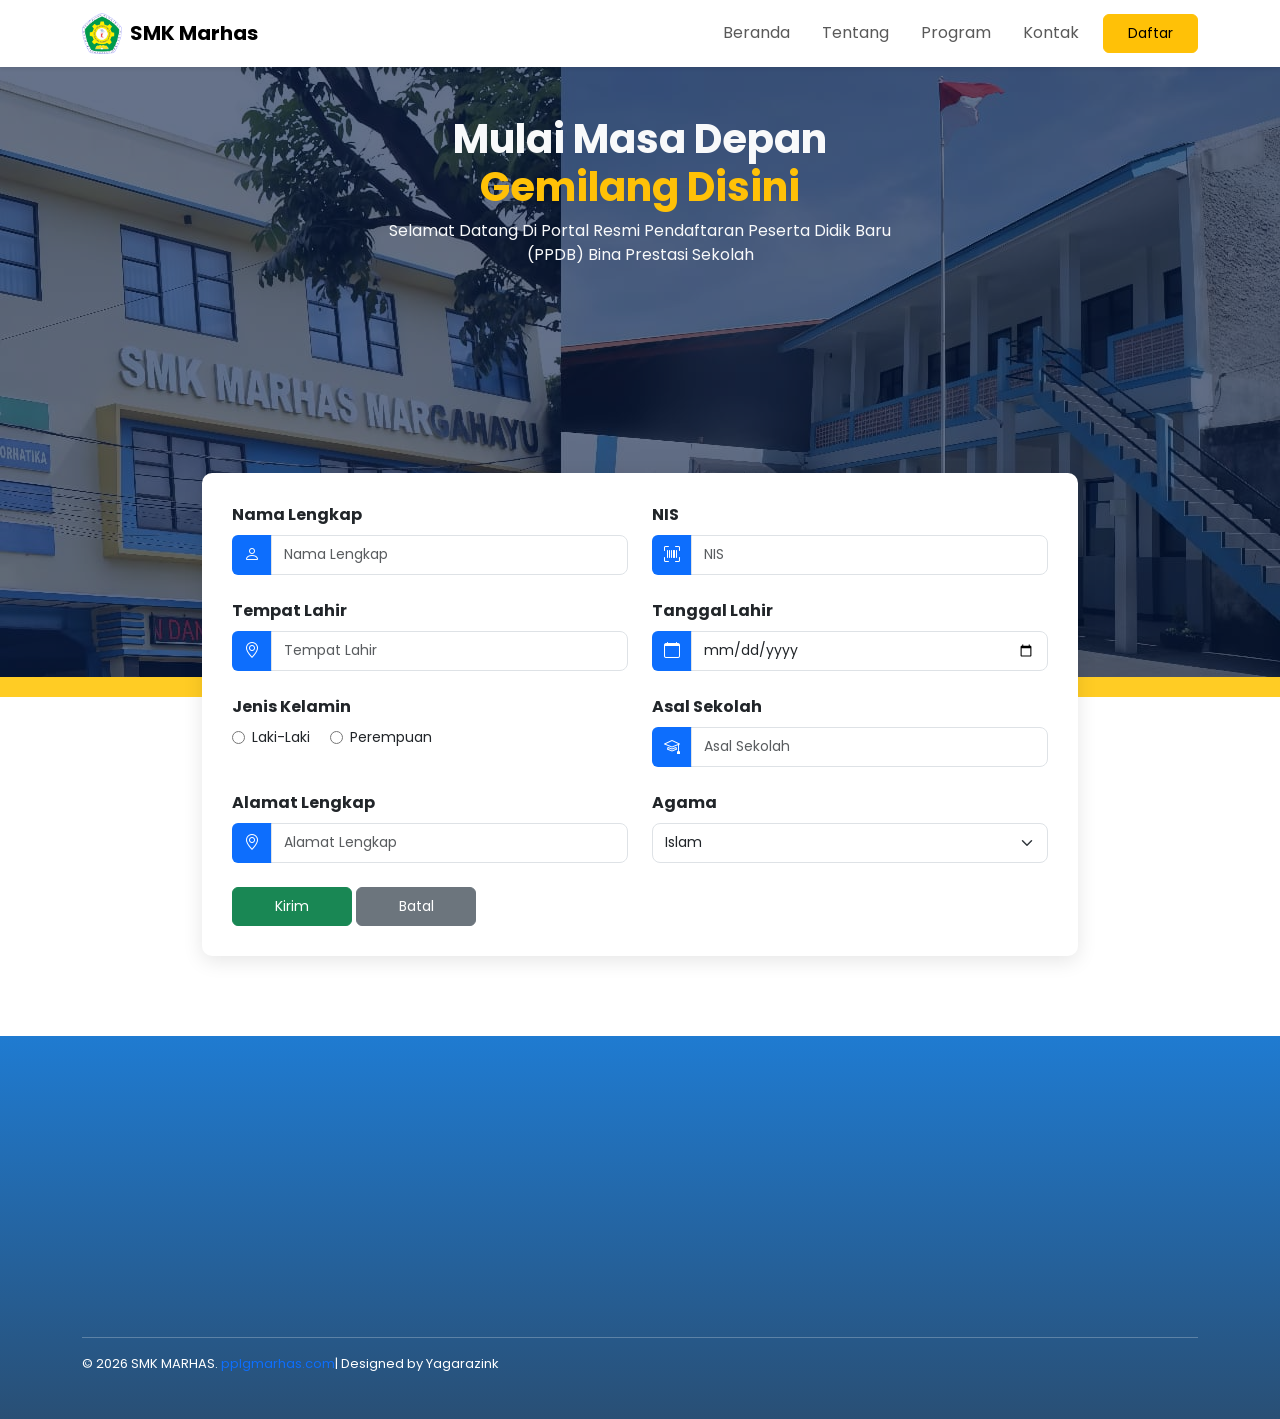
<file: hal2.html>
<!DOCTYPE html>
<html lang="en">

<head>
    <meta charset="UTF-8">
    <meta name="viewport" content="width=device-width, initial-scale=1.0">
    <title>Pendaftaran</title>
    <link rel="icon" href="icon.png" type="image/png">

    <!-- BOOTSTRAP -->
    <link href="https://cdn.jsdelivr.net/npm/bootstrap@5.3.8/dist/css/bootstrap.min.css" rel="stylesheet"
        integrity="sha384-sRIl4kxILFvY47J16cr9ZwB07vP4J8+LH7qKQnuqkuIAvNWLzeN8tE5YBujZqJLB" crossorigin="anonymous" />

    <!-- LINK AOS -->
    <link href="https://unpkg.com/aos@2.3.1/dist/aos.css" rel="stylesheet">

    <!-- LINK CSS -->
    <link rel="stylesheet" href="style2.css">

    <!-- BOOTSTRAP ICON -->
    <link rel="stylesheet" href="https://cdn.jsdelivr.net/npm/bootstrap-icons@1.11.3/font/bootstrap-icons.min.css">

    <!-- BOOTSTRAP ICON SOSMED -->
    <link rel="stylesheet" href="https://cdnjs.cloudflare.com/ajax/libs/font-awesome/6.5.1/css/all.min.css">

    <!-- BOOTSTRAP FONT -->
    <link href="https://fonts.googleapis.com/css2?family=Poppins:wght@300;400;500;600;700&display=swap"
        rel="stylesheet">

<body>

    <!-- NAVBAR -->
    <nav class="navbar navbar-expand-lg navbar-light bg-white shadow-sm">
        <div class="container">
            <a class="navbar-brand d-flex align-items-center" href="#">
                <img src="icon.png" alt="logo" width="40" class="me-2" />
                <strong>SMK Marhas</strong>
            </a>

            <button class="navbar-toggler" type="button" data-bs-toggle="collapse" data-bs-target="#navbarMenu">
                <span class="navbar-toggler-icon"></span>
            </button>

            <div class="collapse navbar-collapse" id="navbarMenu">
                <ul class="navbar-nav ms-auto mb-2 mb-lg-0 gap-lg-3">
                    <li class="nav-item"><a class="nav-link" href="index.html">Beranda</a></li>

                    <li class="nav-item"><a class="nav-link" href="index.html#tentang">Tentang</a></li>

                    <li class="nav-item"><a class="nav-link" href="index.html#program">Program</a></li>

                    <li class="nav-item"><a class="nav-link" href="#kontak">Kontak</a></li>
                </ul>

                <a href="hal2.php" class="btn btn-warning ms-lg-3 px-4">
                    Daftar
                </a>
            </div>
        </div>
    </nav>

    <header class="hero-section py-5" id=hero-section>

        <div class="hero-content container">

            <div class="row">

                <!--TEXT-->
                <div class="col-12">
                    <div class="container hero-content text-center">

                        <h1 class="fw-bold text-light" data-aos="fade-down">
                            Mulai Masa Depan <br>
                            <span class="text-warning">
                                Gemilang Disini
                            </span>
                        </h1>

                        <p class="text-light" data-aos="fade-down" data-aos-delay="100">
                            Selamat Datang Di Portal Resmi
                            Pendaftaran Peserta Didik Baru
                            <br>
                            (PPDB) Bina Prestasi Sekolah
                        </p>

                    </div>
                </div>

            </div>

        </div>

    </header>

    <!-- FORM -->
    <form action="proses.php" method="POST">

        <div class="container form-wrapper" data-aos="fade-up">

            <div class="form-card">

                <div class="row justify-content-center">

                    <div class="col-md-6 mb-4">

                        <label class="form-label fw-bold">
                            Nama Lengkap
                        </label>

                        <div class="input-group">

                            <span class="input-group-text">
                                <i class="bi bi-person"></i>
                            </span>

                            <input type="text" name="nama" class="form-control" placeholder="Nama Lengkap" required>

                        </div>

                    </div>

                    <div class="col-md-6 mb-4">

                        <label class="form-label fw-bold">
                            NIS
                        </label>

                        <div class="input-group">

                            <span class="input-group-text">
                                <i class="bi bi-upc-scan"></i>
                            </span>

                            <input type="number" name="nis" class="form-control" placeholder="NIS" required>

                        </div>

                    </div>

                    <div class="col-md-6 mb-4">

                        <label class="form-label fw-bold">
                            Tempat Lahir
                        </label>

                        <div class="input-group">

                            <span class="input-group-text">
                                <i class="bi bi-geo-alt"></i>
                            </span>

                            <input type="text" name="tempat_lahir" class="form-control" placeholder="Tempat Lahir"
                                required>

                        </div>
                    </div>

                    <div class="col-md-6 mb-4">
                        <label class="form-label fw-bold">
                            Tanggal Lahir
                        </label>

                        <div class="input-group">
                            <span class="input-group-text">
                                <i class="bi bi-calendar"></i>
                            </span>

                            <input type="date" name="tanggal_lahir" class="form-control" required>
                        </div>
                    </div>

                    <div class="col-md-6 mb-4 align-item">

                        <label class="form-label fw-bold">
                            Jenis Kelamin
                        </label>

                        <div class="radio-group">

                            <label>
                                <input type="radio" name="jenis_kelamin" value="Laki-Laki" required>Laki-Laki
                            </label>

                            <label>
                                <input type="radio" name="jenis_kelamin" value="Perempuan">Perempuan
                            </label>
                        </div>

                    </div>

                    <div class="col-md-6 mb-4">

                        <label class="form-label fw-bold">
                            Asal Sekolah
                        </label>

                        <div class="input-group">

                            <span class="input-group-text">
                                <i class="bi bi-mortarboard"></i>
                            </span>

                            <input type="text" name="asal_sekolah" class="form-control" placeholder="Asal Sekolah"
                                required>

                        </div>

                    </div>

                    <div class="col-md-6 mb-4">
                        <label class="form-label fw-bold">
                            Alamat Lengkap
                        </label>

                        <div class="input-group">
                            <span class="input-group-text">
                                <i class="bi bi-geo-alt"></i>
                            </span>

                            <input type="text" name="alamat" class="form-control" placeholder="Alamat Lengkap" required>
                        </div>
                    </div>

                    <div class="col-md-6 mb-4">

                        <label class="form-label fw-bold">
                            Agama
                        </label>

                        <select class="form-select" name="agama" required>

                            <option value="Islam">Islam</option>
                            <option value="Kristen">Kristen</option>
                            <option value="Katolik">Katolik</option>
                            <option value="Hindu">Hindu</option>
                            <option value="Buddha">Buddha</option>
                            <option value="Konghucu">Konghucu</option>

                        </select>

                    </div>
                </div>

                <button type="submit" class="btn btn-success px-4 kirim-btn" style="width: 120px;">Kirim</button>

                <button type="reset" class="btn btn-secondary px-4" style="width: 120px;">Batal</button>

            </div>
        </div>

    </form>

    <!-- PENDAFTARAN SELESAI -->
    <div class="modal fade" id="pendaftaranSelesai" tabindex="-1" aria-hidden="true">

        <div class="modal-dialog modal-dialog-centered modal-lg">

            <div class="modal-content border-0 selesai-card">
                <div class="modal-body text-center p-5">

                    <div class="success-circle">
                        <i class="bi bi-check-lg"></i>
                    </div>

                    <h1 class="fw-bold mt-4 selesai-title">
                        Pendaftaran Berhasil
                    </h1>

                    <p class="text-secondary mt-3 selesai-text">
                        Terima kasih telah melakukan
                        pendaftaran di SMK MARHAS.
                        <br>
                        Data kamu sudah berhasil dikirim.
                    </p>

                    <div class="row mt-5 g-3 justify-content-center">
                        <div class="col-md-5">
                            <a href="index.html" class="btn btn-primary w-100 py-3 selesai-btn">
                                Kembali ke Beranda
                            </a>
                        </div>
                    </div>

                </div>
            </div>

        </div>
    </div>

    <!-- FOOTER -->
    <footer class="footer" id="kontak">

        <div class="container">

            <div class="row justify-content-center gy-5">

                <!-- LOGO -->
                <div class="col-lg-3" data-aos="fade-up">

                    <div class="d-flex align-items-start mb-4" style="gap: 1rem !important;">

                        <img src="icon.png" alt="" class="footer-logo">

                        <h1 class="footer-title">

                            SMK <br>
                            MARHAS

                        </h1>

                    </div>

                    <p class="footer-jurusan">
                        Teknik Pemesinan
                    </p>

                    <p class="footer-jurusan">
                        Pengembangan Perangkat
                        Lunak dan Gim
                    </p>

                </div>

                <!-- KONTAK -->
                <div class="col-lg-4" data-aos="fade-up" data-aos-delay="100">

                    <h2 class="footer-heading">
                        Kontak
                    </h2>

                    <div class="contact-item">

                        <div class="contact-icon">
                            <i class="fa-solid fa-phone"></i>
                        </div>

                        <div class="contact-text">
                            +62 2564 7875 0943
                        </div>

                    </div>

                    <div class="contact-item">

                        <div class="contact-icon">
                            <i class="fa-solid fa-location-dot"></i>
                        </div>

                        <div class="contact-text">

                            Jl. Terusan Kopo,
                            Kec. Margahayu
                            Kabupaten Bandung,
                            Jawa Barat
                            40226

                        </div>

                    </div>

                    <div class="contact-item">

                        <div class="contact-icon">
                            <i class="fa-solid fa-envelope"></i>
                        </div>

                        <div class="contact-text">
                            Hello@example.com
                        </div>

                    </div>

                </div>

                <!-- NAVIGASI -->
                <div class="col-lg-2" data-aos="fade-up" data-aos-delay="200">

                    <h2 class="footer-heading">
                        Navigasi
                    </h2>

                    <a href="index.html" class="nav-link-footer">Beranda</a>
                    <a href="index.html#program" class="nav-link-footer">Karya Siswa</a>
                    <a href="index.html#tentang" class="nav-link-footer">Tentang</a>
                    <a href="#kontak" class="nav-link-footer">Kontak</a>

                </div>

                <!-- SOSIAL MEDIA -->
                <div class="col-lg-3" data-aos="fade-up" data-aos-delay="300">

                    <h2 class="footer-heading">
                        Ikuti Kami
                    </h2>

                    <div class="social-item">
                        <div class="social-icon">
                            <i class="fa-brands fa-instagram"></i>
                        </div>

                        <div class="social-text">
                            <a class="nav-link" href="https://share.google/nK01pwl4Do9pKI13U">Instagram</a>
                        </div>
                    </div>

                    <div class="social-item">
                        <div class="social-icon">
                            <i class="fa-brands fa-facebook-f"></i>
                        </div>

                        <div class="social-text">
                            <a class="nav-link" href="https://share.google/HTX61zP6y6QwtTzAF">Facebook</a>
                        </div>
                    </div>

                    <div class="social-item">
                        <div class="social-icon">
                            <i class="fa-brands fa-tiktok"></i>
                        </div>

                        <div class="social-text">
                            <a class="nav-link" href="https://share.google/s8LKiqpSc1kr0VuD3">Tiktok</a>
                        </div>
                    </div>

                </div>

                <!-- COPYRIGHT -->
                <div class="social-text">
                    <hr>
                    © 2026 SMK MARHAS.
                    <span class="text-primary">pplgmarhas.com</span>| Designed by Yagarazink
                </div>

            </div>
        </div>

    </footer>

</body>

<!-- SCRIPT BOOTSTRAP -->
<script src="https://cdn.jsdelivr.net/npm/bootstrap@5.3.8/dist/js/bootstrap.bundle.min.js"
    integrity="sha384-FKyoEForCGlyvwx9Hj09JcYn3nv7wiPVlz7YYwJrWVcXK/BmnVDxM+D2scQbITxI" crossorigin="anonymous">
    </script>

<!-- SCRIPT AOS -->
<script src="https://unpkg.com/aos@2.3.1/dist/aos.js"></script>
<script>

    AOS.init({
        duration: 500,
        offset: 80
    });

    const tombolKirim =
        document.querySelector(".kirim-btn");

    tombolKirim.addEventListener("click",
        function (event) {

            event.preventDefault();

            const modalSelesai =
                new bootstrap.Modal(
                    document.getElementById(
                        "pendaftaranSelesai"
                    )
                );

            modalSelesai.show();

        });

</script>

</html>
</file>
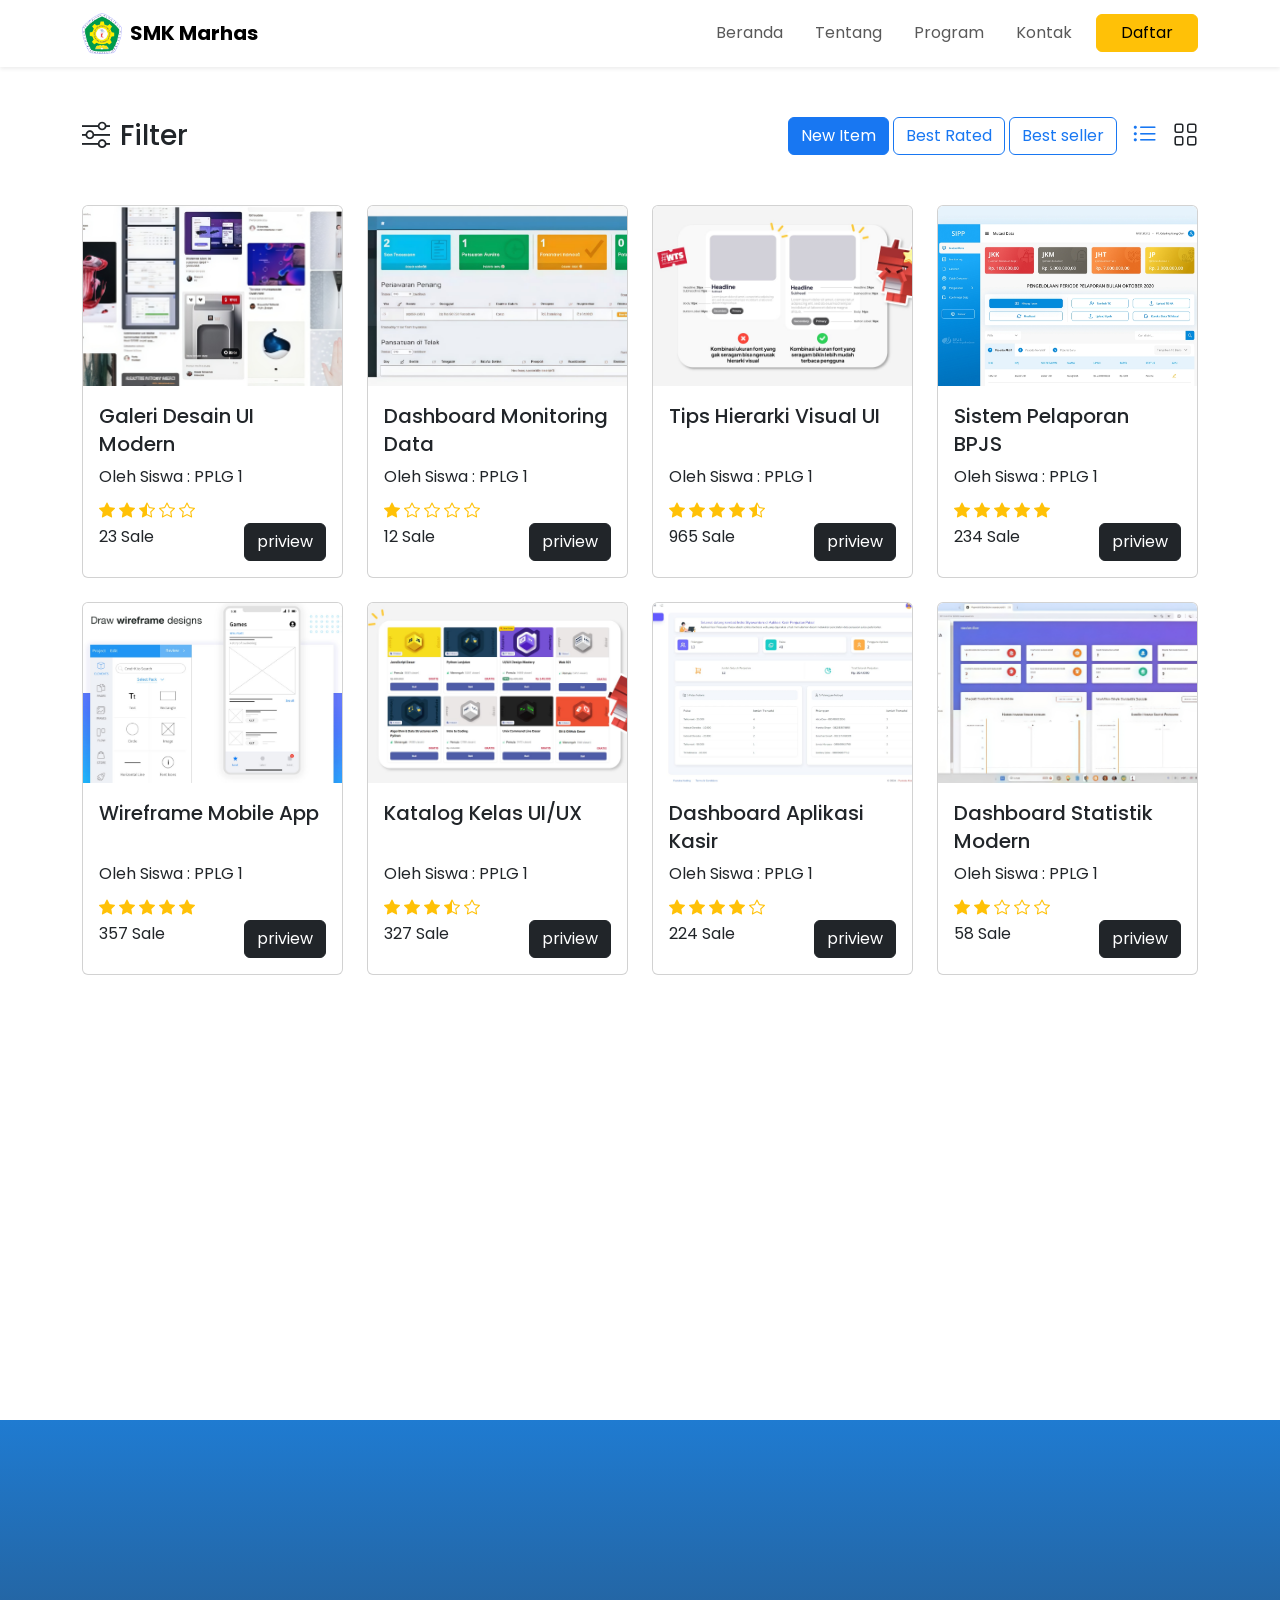
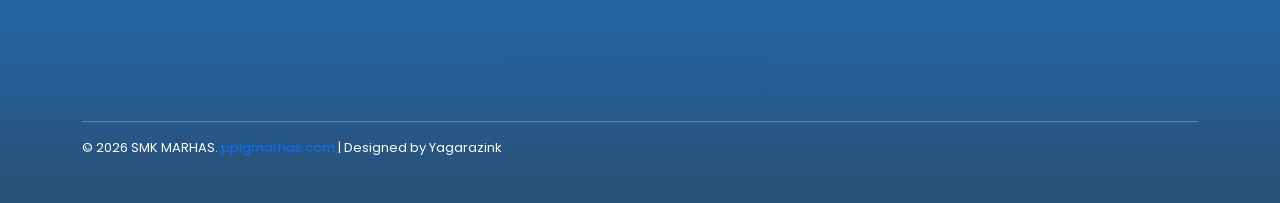
<file: hal3.html>
<!DOCTYPE html>
<html lang="en">

<head>
    <meta charset="UTF-8">
    <meta name="viewport" content="width=device-width, initial-scale=1.0">
    <title>PROGRAM SMK Marhas</title>
    <link rel="icon" href="icon.png" type="image/png">

    <!-- Bootstrap -->
    <link href="https://cdn.jsdelivr.net/npm/bootstrap@5.3.3/dist/css/bootstrap.min.css" rel="stylesheet">

    <!-- BOOTSTRAP ICON SOSMED -->
    <link rel="stylesheet" href="https://cdnjs.cloudflare.com/ajax/libs/font-awesome/6.5.1/css/all.min.css">

    <!-- Bootstrap Icon -->
    <link rel="stylesheet" href="https://cdn.jsdelivr.net/npm/bootstrap-icons@1.11.3/font/bootstrap-icons.min.css">

    <!-- BOOTSTRAP FONT -->
    <link href="https://fonts.googleapis.com/css2?family=Poppins:wght@300;400;500;600;700&display=swap"
        rel="stylesheet">

    <!-- LINK AOS -->
    <link href="https://unpkg.com/aos@2.3.1/dist/aos.css" rel="stylesheet">

    <!-- LINK CSS -->
    <link rel="stylesheet" href="style3.css">
</head>

<body>
    <!-- NAVBAR -->
    <nav class="navbar navbar-expand-lg navbar-light bg-white shadow-sm">
        <div class="container">
            <a class="navbar-brand d-flex align-items-center" href="#">
                <img src="icon.png" alt="logo" width="40" class="me-2" />
                <strong>SMK Marhas</strong>
            </a>

            <button class="navbar-toggler" type="button" data-bs-toggle="collapse" data-bs-target="#navbarMenu">
                <span class="navbar-toggler-icon"></span>
            </button>

            <div class="collapse navbar-collapse" id="navbarMenu">
                <ul class="navbar-nav ms-auto mb-2 mb-lg-0 gap-lg-3">
                    <li class="nav-item"><a class="nav-link" href="index.html">Beranda</a></li>
                    <li class="nav-item"><a class="nav-link" href="index.html#tentang">Tentang</a></li>
                    <li class="nav-item"><a class="nav-link" href="index.html#program">Program</a></li>
                    <li class="nav-item"><a class="nav-link" href="#kontak">Kontak</a></li>
                </ul>

                <a href="hal2.html" class="btn btn-warning ms-lg-3 px-4">Daftar</a>
            </div>
        </div>
    </nav>

    <div class="container py-5">

        <!-- TOP FILTER -->
        <div class="filter-top mb-4">

            <!-- LEFT -->
            <div class="filter-left filter-toggle" data-aos="fade-down">
                <i class="bi bi-sliders fs-3"></i>
                <h3 class="m-0">Filter</h3>
            </div>

            <!-- RIGHT -->
            <div class="filter-right">

                <!-- BUTTON -->
                <div>
                    <button class="btn btn-dark filter-btn active" data-target="new" data-aos="fade-down"
                        data-aos-delay="100">
                        New Item
                    </button>

                    <button class="btn btn-outline-dark filter-btn" data-target="rated" data-aos="fade-down"
                        data-aos-delay="200">
                        Best Rated
                    </button>

                    <button class="btn btn-outline-dark filter-btn" data-target="seller" data-aos="fade-down"
                        data-aos-delay="300">
                        Best seller
                    </button>
                </div>

                <!-- ICON -->
                <div class="d-flex gap-3" data-aos="fade-down" data-aos-delay="400">
                    <i class="bi bi-list-ul view-icon active-icon" id="listView"></i>
                    <i class="bi bi-grid view-icon" id="gridView"></i>
                </div>

            </div>

        </div>

        <!-- NEW -->
        <div id="new" class="row product-content active-content grid-view">

            <!-- PRODUK 1 -->
            <div class="col-lg-3 col-md-6 product-item" data-aos="fade-up">
                <div class="col mt-4">
                    <div class="card">
                        <img src="foto11.jpeg" class="card-img-top" alt="" style="height: 180px; object-fit: cover;">
                        <div class="card-body">
                            <h5 class="card-title">
                                Galeri Desain UI Modern
                            </h5>
                            <p class="card-text">
                                Oleh Siswa : PPLG 1
                            </p>
                            <!-- BINTANG -->
                            <div class="text-warning">
                                <i class="bi bi-star-fill"></i>
                                <i class="bi bi-star-fill"></i>
                                <i class="bi bi-star-half"></i>
                                <i class="bi bi-star"></i>
                                <i class="bi bi-star"></i>
                            </div>
                            <div class="d-flex justify-content-between align-items-center mt-auto">
                                <p class="card-text text-left">23 Sale</p>
                                <a href="hal14.html" class="btn btn-dark">priview</a>
                            </div>
                        </div>
                    </div>
                </div>
            </div>

            <!-- PRODUK 2 -->
            <div class="col-lg-3 col-md-6 product-item" data-aos="fade-up" data-aos-delay="100">
                <div class="col mt-4">
                    <div class="card">
                        <img src="foto12.jpeg" class="card-img-top" alt="" style="height: 180px; object-fit: cover;">
                        <div class="card-body">
                            <h5 class="card-title">
                                Dashboard Monitoring Data
                            </h5>
                            <p class="card-text">
                                Oleh Siswa : PPLG 1
                            </p>
                            <!-- BINTANG -->
                            <div class="text-warning">
                                <i class="bi bi-star-fill"></i>
                                <i class="bi bi-star"></i>
                                <i class="bi bi-star"></i>
                                <i class="bi bi-star"></i>
                                <i class="bi bi-star"></i>
                            </div>
                            <div class="d-flex justify-content-between align-items-center mt-auto">
                                <p class="card-text text-left">12 Sale</p>
                                <a href="hal15.html" class="btn btn-dark">priview</a>
                            </div>
                        </div>
                    </div>
                </div>
            </div>

            <!-- PRODUK 3 -->
            <div class="col-lg-3 col-md-6 product-item" data-aos="fade-up" data-aos-delay="200">
                <div class="col mt-4">
                    <div class="card">
                        <img src="foto10.jpeg" class="card-img-top" alt="" style="height: 180px; object-fit: cover;">
                        <div class="card-body">
                            <h5 class="card-title">
                                Tips Hierarki Visual UI
                            </h5>
                            <p class="card-text">
                                Oleh Siswa : PPLG 1
                            </p>
                            <!-- BINTANG -->
                            <div class="text-warning">
                                <i class="bi bi-star-fill"></i>
                                <i class="bi bi-star-fill"></i>
                                <i class="bi bi-star-fill"></i>
                                <i class="bi bi-star-fill"></i>
                                <i class="bi bi-star-half"></i>
                            </div>
                            <div class="d-flex justify-content-between align-items-center mt-auto">
                                <p class="card-text text-left">965 Sale</p>
                                <a href="hal13.html" class="btn btn-dark">priview</a>
                            </div>
                        </div>
                    </div>
                </div>
            </div>

            <!-- PRODUK 4 -->
            <div class="col-lg-3 col-md-6 product-item" data-aos="fade-up" data-aos-delay="300">
                <div class="col mt-4">
                    <div class="card">
                        <img src="foto9.jpeg" class="card-img-top" alt="" style="height: 180px; object-fit: cover;">
                        <div class="card-body">
                            <h5 class="card-title">
                                Sistem Pelaporan BPJS
                            </h5>
                            <p class="card-text">
                                Oleh Siswa : PPLG 1
                            </p>
                            <!-- BINTANG -->
                            <div class="text-warning">
                                <i class="bi bi-star-fill"></i>
                                <i class="bi bi-star-fill"></i>
                                <i class="bi bi-star-fill"></i>
                                <i class="bi bi-star-fill"></i>
                                <i class="bi bi-star-fill"></i>
                            </div>
                            <div class="d-flex justify-content-between align-items-center mt-auto">
                                <p class="card-text text-left">234 Sale</p>
                                <a href="hal12.html" class="btn btn-dark">priview</a>
                            </div>
                        </div>
                    </div>
                </div>
            </div>

            <!-- PRODUK 5 -->
            <div class="col-lg-3 col-md-6 product-item" data-aos="fade-up">
                <div class="col mt-4">
                    <div class="card">
                        <img src="foto8.jpeg" class="card-img-top" alt="" style="height: 180px; object-fit: cover;">
                        <div class="card-body">
                            <h5 class="card-title">
                                Wireframe Mobile App
                            </h5>
                            <p class="card-text">
                                Oleh Siswa : PPLG 1
                            </p>
                            <!-- BINTANG -->
                            <div class="text-warning">
                                <i class="bi bi-star-fill"></i>
                                <i class="bi bi-star-fill"></i>
                                <i class="bi bi-star-fill"></i>
                                <i class="bi bi-star-fill"></i>
                                <i class="bi bi-star-fill"></i>
                            </div>
                            <div class="d-flex justify-content-between align-items-center mt-auto">
                                <p class="card-text text-left">357 Sale</p>
                                <a href="hal11.html" class="btn btn-dark">priview</a>
                            </div>
                        </div>
                    </div>
                </div>
            </div>

            <!-- PRODUK 6-->
            <div class="col-lg-3 col-md-6 product-item" data-aos="fade-up" data-aos-delay="100">
                <div class="col mt-4">
                    <div class="card">
                        <img src="foto7.jpeg" class="card-img-top" alt="" style="height: 180px; object-fit: cover;">
                        <div class="card-body">
                            <h5 class="card-title">
                                Katalog Kelas UI/UX
                            </h5>
                            <p class="card-text">
                                Oleh Siswa : PPLG 1
                            </p>
                            <!-- BINTANG -->
                            <div class="text-warning">
                                <i class="bi bi-star-fill"></i>
                                <i class="bi bi-star-fill"></i>
                                <i class="bi bi-star-fill"></i>
                                <i class="bi bi-star-half"></i>
                                <i class="bi bi-star"></i>
                            </div>
                            <div class="d-flex justify-content-between align-items-center mt-auto">
                                <p class="card-text text-left">327 Sale</p>
                                <a href="hal10.html" class="btn btn-dark">priview</a>
                            </div>
                        </div>
                    </div>
                </div>
            </div>

            <!-- PRODUK 7 -->
            <div class="col-lg-3 col-md-6 product-item" data-aos="fade-up" data-aos-delay="200">
                <div class="col mt-4">
                    <div class="card">
                        <img src="foto6.jpeg" class="card-img-top" alt="" style="height: 180px; object-fit: cover;">
                        <div class="card-body">
                            <h5 class="card-title">
                                Dashboard Aplikasi Kasir
                            </h5>
                            <p class="card-text">
                                Oleh Siswa : PPLG 1
                            </p>
                            <!-- BINTANG -->
                            <div class="text-warning">
                                <i class="bi bi-star-fill"></i>
                                <i class="bi bi-star-fill"></i>
                                <i class="bi bi-star-fill"></i>
                                <i class="bi bi-star-fill"></i>
                                <i class="bi bi-star"></i>
                            </div>
                            <div class="d-flex justify-content-between align-items-center mt-auto">
                                <p class="card-text text-left">224 Sale</p>
                                <a href="hal9.html" class="btn btn-dark">priview</a>
                            </div>
                        </div>
                    </div>
                </div>
            </div>

            <!-- PRODUK 8 -->
            <div class="col-lg-3 col-md-6 product-item" data-aos="fade-up" data-aos-delay="300">
                <div class="col mt-4">
                    <div class="card">
                        <img src="foto5.jpeg" class="card-img-top" alt="" style="height: 180px; object-fit: cover;">
                        <div class="card-body">
                            <h5 class="card-title">
                                Dashboard Statistik Modern
                            </h5>
                            <p class="card-text">
                                Oleh Siswa : PPLG 1
                            </p>
                            <!-- BINTANG -->
                            <div class="text-warning">
                                <i class="bi bi-star-fill"></i>
                                <i class="bi bi-star-fill"></i>
                                <i class="bi bi-star"></i>
                                <i class="bi bi-star"></i>
                                <i class="bi bi-star"></i>
                            </div>
                            <div class="d-flex justify-content-between align-items-center mt-auto">
                                <p class="card-text text-left">58 Sale</p>
                                <a href="hal8.html" class="btn btn-dark">priview</a>
                            </div>
                        </div>
                    </div>
                </div>
            </div>

            <!-- PRODUK 9 -->
            <div class="col-lg-3 col-md-6 product-item" data-aos="fade-up">
                <div class="col mt-4">
                    <div class="card">
                        <img src="foto4.jpeg" class="card-img-top" alt="" style="height: 180px; object-fit: cover;">
                        <div class="card-body">
                            <h5 class="card-title">
                                Panel Monitoring Website
                            </h5>
                            <p class="card-text">
                                Oleh Siswa : PPLG 1
                            </p>
                            <!-- BINTANG -->
                            <div class="text-warning">
                                <i class="bi bi-star-fill"></i>
                                <i class="bi bi-star-fill"></i>
                                <i class="bi bi-star-fill"></i>
                                <i class="bi bi-star-fill"></i>
                                <i class="bi bi-star"></i>
                            </div>
                            <div class="d-flex justify-content-between align-items-center mt-auto">
                                <p class="card-text text-left">531 Sale</p>
                                <a href="hal7.html" class="btn btn-dark">priview</a>
                            </div>
                        </div>
                    </div>
                </div>
            </div>

            <!-- PRODUK 10 -->
            <div class="col-lg-3 col-md-6 product-item" data-aos="fade-up" data-aos-delay="100">
                <div class="col mt-4">
                    <div class="card">
                        <img src="foto3.jpeg" class="card-img-top" alt="" style="height: 180px; object-fit: cover;">
                        <div class="card-body">
                            <h5 class="card-title">
                                Dashboard Grafik Monitoring
                            </h5>
                            <p class="card-text">
                                Oleh Siswa : PPLG 1
                            </p>
                            <!-- BINTANG -->
                            <div class="text-warning">
                                <i class="bi bi-star-fill"></i>
                                <i class="bi bi-star-fill"></i>
                                <i class="bi bi-star-fill"></i>
                                <i class="bi bi-star-fill"></i>
                                <i class="bi bi-star-half"></i>
                            </div>
                            <div class="d-flex justify-content-between align-items-center mt-auto">
                                <p class="card-text text-left">476 Sale</p>
                                <a href="hal6.html" class="btn btn-dark">priview</a>
                            </div>
                        </div>
                    </div>
                </div>
            </div>

            <!-- PRODUK 11 -->
            <div class="col-lg-3 col-md-6 product-item" data-aos="fade-up" data-aos-delay="200">
                <div class="col mt-4">
                    <div class="card">
                        <img src="foto2.jpeg" class="card-img-top" alt="" style="height: 180px; object-fit: cover;">
                        <div class="card-body">
                            <h5 class="card-title">
                                Dashboard Statistik Pengguna
                            </h5>
                            <p class="card-text">
                                Oleh Siswa : PPLG 1
                            </p>
                            <!-- BINTANG -->
                            <div class="text-warning">
                                <i class="bi bi-star-fill"></i>
                                <i class="bi bi-star-fill"></i>
                                <i class="bi bi-star-fill"></i>
                                <i class="bi bi-star"></i>
                                <i class="bi bi-star"></i>
                            </div>
                            <div class="d-flex justify-content-between align-items-center mt-auto">
                                <p class="card-text text-left">123 Sale</p>
                                <a href="hal5.html" class="btn btn-dark">priview</a>
                            </div>
                        </div>
                    </div>
                </div>
            </div>

            <!-- PRODUK 12 -->
            <div class="col-lg-3 col-md-6 product-item" data-aos="fade-up" data-aos-delay="300">
                <div class="col mt-4">
                    <div class="card">
                        <img src="foto1.jpeg" class="card-img-top" alt="" style="height: 180px; object-fit: cover;">
                        <div class="card-body">
                            <h5 class="card-title">
                                Desain Wireframe Mobile
                            </h5>
                            <p class="card-text">
                                Oleh Siswa : PPLG 1
                            </p>
                            <!-- BINTANG -->
                            <div class="text-warning">
                                <i class="bi bi-star-fill"></i>
                                <i class="bi bi-star-fill"></i>
                                <i class="bi bi-star-fill"></i>
                                <i class="bi bi-star-half"></i>
                                <i class="bi bi-star"></i>
                            </div>
                            <div class="d-flex justify-content-between align-items-center mt-auto">
                                <p class="card-text text-left">147 Sale</p>
                                <a href="hal4.html" class="btn btn-dark">priview</a>
                            </div>
                        </div>
                    </div>
                </div>
            </div>

        </div>

        <!-- BEST RATED -->
        <div id="rated" class="row product-content grid-view">

            <!-- PRODUK 4 -->
            <div class="col-lg-3 col-md-6 product-item" data-aos="fade-up">
                <div class="col mt-4">
                    <div class="card">
                        <img src="foto9.jpeg" class="card-img-top" alt="" style="height: 180px; object-fit: cover;">
                        <div class="card-body">
                            <h5 class="card-title">
                                Sistem Pelaporan BPJS
                            </h5>
                            <p class="card-text">
                                Oleh Siswa : PPLG 1
                            </p>
                            <div class="text-warning">
                                <i class="bi bi-star-fill"></i>
                                <i class="bi bi-star-fill"></i>
                                <i class="bi bi-star-fill"></i>
                                <i class="bi bi-star-fill"></i>
                                <i class="bi bi-star-fill"></i>
                            </div>
                            <div class="d-flex justify-content-between align-items-center mt-auto">
                                <p class="card-text text-left">234 Sale</p>
                                <a href="hal12.html" class="btn btn-dark">priview</a>
                            </div>
                        </div>
                    </div>
                </div>
            </div>

            <!-- PRODUK 5 -->
            <div class="col-lg-3 col-md-6 product-item" data-aos="fade-up" data-aos-delay="100">
                <div class="col mt-4">
                    <div class="card">
                        <img src="foto8.jpeg" class="card-img-top" alt="" style="height: 180px; object-fit: cover;">
                        <div class="card-body">
                            <h5 class="card-title">
                                Wireframe Mobile App
                            </h5>
                            <p class="card-text">
                                Oleh Siswa : PPLG 1
                            </p>
                            <div class="text-warning">
                                <i class="bi bi-star-fill"></i>
                                <i class="bi bi-star-fill"></i>
                                <i class="bi bi-star-fill"></i>
                                <i class="bi bi-star-fill"></i>
                                <i class="bi bi-star-fill"></i>
                            </div>
                            <div class="d-flex justify-content-between align-items-center mt-auto">
                                <p class="card-text text-left">357 Sale</p>
                                <a href="hal11.html" class="btn btn-dark">priview</a>
                            </div>
                        </div>
                    </div>
                </div>
            </div>

            <!-- PRODUK 3 -->
            <div class="col-lg-3 col-md-6 product-item" data-aos="fade-up" data-aos-delay="200">
                <div class="col mt-4">
                    <div class="card">
                        <img src="foto10.jpeg" class="card-img-top" alt="" style="height: 180px; object-fit: cover;">
                        <div class="card-body">
                            <h5 class="card-title">
                                Tips Hierarki Visual UI
                            </h5>
                            <p class="card-text">
                                Oleh Siswa : PPLG 1
                            </p>
                            <div class="text-warning">
                                <i class="bi bi-star-fill"></i>
                                <i class="bi bi-star-fill"></i>
                                <i class="bi bi-star-fill"></i>
                                <i class="bi bi-star-fill"></i>
                                <i class="bi bi-star-half"></i>
                            </div>
                            <div class="d-flex justify-content-between align-items-center mt-auto">
                                <p class="card-text text-left">965 Sale</p>
                                <a href="hal13.html" class="btn btn-dark">priview</a>
                            </div>
                        </div>
                    </div>
                </div>
            </div>

            <!-- PRODUK 10 -->
            <div class="col-lg-3 col-md-6 product-item" data-aos="fade-up" data-aos-delay="300">
                <div class="col mt-4">
                    <div class="card">
                        <img src="foto3.jpeg" class="card-img-top" alt="" style="height: 180px; object-fit: cover;">
                        <div class="card-body">
                            <h5 class="card-title">
                                Dashboard Grafik Monitoring
                            </h5>
                            <p class="card-text">
                                Oleh Siswa : PPLG 1
                            </p>
                            <div class="text-warning">
                                <i class="bi bi-star-fill"></i>
                                <i class="bi bi-star-fill"></i>
                                <i class="bi bi-star-fill"></i>
                                <i class="bi bi-star-fill"></i>
                                <i class="bi bi-star-half"></i>
                            </div>
                            <div class="d-flex justify-content-between align-items-center mt-auto">
                                <p class="card-text text-left">476 Sale</p>
                                <a href="hal6.html" class="btn btn-dark">priview</a>
                            </div>
                        </div>
                    </div>
                </div>
            </div>

            <!-- PRODUK 7 -->
            <div class="col-lg-3 col-md-6 product-item" data-aos="fade-up">
                <div class="col mt-4">
                    <div class="card">
                        <img src="foto6.jpeg" class="card-img-top" alt="" style="height: 180px; object-fit: cover;">
                        <div class="card-body">
                            <h5 class="card-title">
                                Dashboard Aplikasi Kasir
                            </h5>
                            <p class="card-text">
                                Oleh Siswa : PPLG 1
                            </p>
                            <div class="text-warning">
                                <i class="bi bi-star-fill"></i>
                                <i class="bi bi-star-fill"></i>
                                <i class="bi bi-star-fill"></i>
                                <i class="bi bi-star-fill"></i>
                                <i class="bi bi-star"></i>
                            </div>
                            <div class="d-flex justify-content-between align-items-center mt-auto">
                                <p class="card-text text-left">224 Sale</p>
                                <a href="hal9.html" class="btn btn-dark">priview</a>
                            </div>
                        </div>
                    </div>
                </div>
            </div>

            <!-- PRODUK 9 -->
            <div class="col-lg-3 col-md-6 product-item" data-aos="fade-up" data-aos-delay="100">
                <div class="col mt-4">
                    <div class="card">
                        <img src="foto4.jpeg" class="card-img-top" alt="" style="height: 180px; object-fit: cover;">
                        <div class="card-body">
                            <h5 class="card-title">
                                Panel Monitoring Website
                            </h5>
                            <p class="card-text">
                                Oleh Siswa : PPLG 1
                            </p>
                            <div class="text-warning">
                                <i class="bi bi-star-fill"></i>
                                <i class="bi bi-star-fill"></i>
                                <i class="bi bi-star-fill"></i>
                                <i class="bi bi-star-fill"></i>
                                <i class="bi bi-star"></i>
                            </div>
                            <div class="d-flex justify-content-between align-items-center mt-auto">
                                <p class="card-text text-left">531 Sale</p>
                                <a href="hal7.html" class="btn btn-dark">priview</a>
                            </div>
                        </div>
                    </div>
                </div>
            </div>

            <!-- PRODUK 6 -->
            <div class="col-lg-3 col-md-6 product-item" data-aos="fade-up" data-aos-delay="200">
                <div class="col mt-4">
                    <div class="card">
                        <img src="foto7.jpeg" class="card-img-top" alt="" style="height: 180px; object-fit: cover;">
                        <div class="card-body">
                            <h5 class="card-title">
                                Katalog Kelas UI/UX
                            </h5>
                            <p class="card-text">
                                Oleh Siswa : PPLG 1
                            </p>
                            <div class="text-warning">
                                <i class="bi bi-star-fill"></i>
                                <i class="bi bi-star-fill"></i>
                                <i class="bi bi-star-fill"></i>
                                <i class="bi bi-star-half"></i>
                                <i class="bi bi-star"></i>
                            </div>
                            <div class="d-flex justify-content-between align-items-center mt-auto">
                                <p class="card-text text-left">327 Sale</p>
                                <a href="hal10.html" class="btn btn-dark">priview</a>
                            </div>
                        </div>
                    </div>
                </div>
            </div>

            <!-- PRODUK 12 -->
            <div class="col-lg-3 col-md-6 product-item" data-aos="fade-up" data-aos-delay="300">
                <div class="col mt-4">
                    <div class="card">
                        <img src="foto1.jpeg" class="card-img-top" alt="" style="height: 180px; object-fit: cover;">
                        <div class="card-body">
                            <h5 class="card-title">
                                Desain Wireframe Mobile
                            </h5>
                            <p class="card-text">
                                Oleh Siswa : PPLG 1
                            </p>
                            <div class="text-warning">
                                <i class="bi bi-star-fill"></i>
                                <i class="bi bi-star-fill"></i>
                                <i class="bi bi-star-fill"></i>
                                <i class="bi bi-star-half"></i>
                                <i class="bi bi-star"></i>
                            </div>
                            <div class="d-flex justify-content-between align-items-center mt-auto">
                                <p class="card-text text-left">147 Sale</p>
                                <a href="hal4.html" class="btn btn-dark">priview</a>
                            </div>
                        </div>
                    </div>
                </div>
            </div>

            <!-- PRODUK 11 -->
            <div class="col-lg-3 col-md-6 product-item" data-aos="fade-up">
                <div class="col mt-4">
                    <div class="card">
                        <img src="foto2.jpeg" class="card-img-top" alt="" style="height: 180px; object-fit: cover;">
                        <div class="card-body">
                            <h5 class="card-title">
                                Dashboard Statistik Pengguna
                            </h5>
                            <p class="card-text">
                                Oleh Siswa : PPLG 1
                            </p>
                            <div class="text-warning">
                                <i class="bi bi-star-fill"></i>
                                <i class="bi bi-star-fill"></i>
                                <i class="bi bi-star-fill"></i>
                                <i class="bi bi-star"></i>
                                <i class="bi bi-star"></i>
                            </div>
                            <div class="d-flex justify-content-between align-items-center mt-auto">
                                <p class="card-text text-left">123 Sale</p>
                                <a href="hal5.html" class="btn btn-dark">priview</a>
                            </div>
                        </div>
                    </div>
                </div>
            </div>

            <!-- PRODUK 1 -->
            <div class="col-lg-3 col-md-6 product-item" data-aos="fade-up" data-aos-delay="100">
                <div class="col mt-4">
                    <div class="card">
                        <img src="foto11.jpeg" class="card-img-top" alt="" style="height: 180px; object-fit: cover;">
                        <div class="card-body">
                            <h5 class="card-title">
                                Galeri Desain UI Modern
                            </h5>
                            <p class="card-text">
                                Oleh Siswa : PPLG 1
                            </p>
                            <div class="text-warning">
                                <i class="bi bi-star-fill"></i>
                                <i class="bi bi-star-fill"></i>
                                <i class="bi bi-star-half"></i>
                                <i class="bi bi-star"></i>
                                <i class="bi bi-star"></i>
                            </div>
                            <div class="d-flex justify-content-between align-items-center mt-auto">
                                <p class="card-text text-left">23 Sale</p>
                                <a href="hal14.html" class="btn btn-dark">priview</a>
                            </div>
                        </div>
                    </div>
                </div>
            </div>

            <!-- PRODUK 8 -->
            <div class="col-lg-3 col-md-6 product-item" data-aos="fade-up" data-aos-delay="200">
                <div class="col mt-4">
                    <div class="card">
                        <img src="foto5.jpeg" class="card-img-top" alt="" style="height: 180px; object-fit: cover;">
                        <div class="card-body">
                            <h5 class="card-title">
                                Dashboard Statistik Modern
                            </h5>
                            <p class="card-text">
                                Oleh Siswa : PPLG 1
                            </p>
                            <div class="text-warning">
                                <i class="bi bi-star-fill"></i>
                                <i class="bi bi-star-fill"></i>
                                <i class="bi bi-star"></i>
                                <i class="bi bi-star"></i>
                                <i class="bi bi-star"></i>
                            </div>
                            <div class="d-flex justify-content-between align-items-center mt-auto">
                                <p class="card-text text-left">58 Sale</p>
                                <a href="hal8.html" class="btn btn-dark">priview</a>
                            </div>
                        </div>
                    </div>
                </div>
            </div>

            <!-- PRODUK 2 -->
            <div class="col-lg-3 col-md-6 product-item" data-aos="fade-up" data-aos-delay="300">
                <div class="col mt-4">
                    <div class="card">
                        <img src="foto12.jpeg" class="card-img-top" alt="" style="height: 180px; object-fit: cover;">
                        <div class="card-body">
                            <h5 class="card-title">
                                Dashboard Monitoring Data
                            </h5>
                            <p class="card-text">
                                Oleh Siswa : PPLG 1
                            </p>
                            <div class="text-warning">
                                <i class="bi bi-star-fill"></i>
                                <i class="bi bi-star"></i>
                                <i class="bi bi-star"></i>
                                <i class="bi bi-star"></i>
                                <i class="bi bi-star"></i>
                            </div>
                            <div class="d-flex justify-content-between align-items-center mt-auto">
                                <p class="card-text text-left">12 Sale</p>
                                <a href="hal15.html" class="btn btn-dark">priview</a>
                            </div>
                        </div>
                    </div>
                </div>
            </div>

        </div>

        <!-- BEST SELLER -->
        <div id="seller" class="row product-content grid-view">

            <!-- PRODUK 3 -->
            <div class="col-lg-3 col-md-6 product-item" data-aos="fade-up">
                <div class="col mt-4">
                    <div class="card">
                        <img src="foto10.jpeg" class="card-img-top" alt="" style="height: 180px; object-fit: cover;">
                        <div class="card-body">
                            <h5 class="card-title">
                                Tips Hierarki Visual UI
                            </h5>
                            <p class="card-text">
                                Oleh Siswa : PPLG 1
                            </p>
                            <!-- BINTANG -->
                            <div class="text-warning">
                                <i class="bi bi-star-fill"></i>
                                <i class="bi bi-star-fill"></i>
                                <i class="bi bi-star-fill"></i>
                                <i class="bi bi-star-fill"></i>
                                <i class="bi bi-star-half"></i>
                            </div>
                            <div class="d-flex justify-content-between align-items-center mt-auto">
                                <p class="card-text text-left">965 Sale</p>
                                <a href="hal13.html" class="btn btn-dark">priview</a>
                            </div>
                        </div>
                    </div>
                </div>
            </div>

            <!-- PRODUK 9 -->
            <div class="col-lg-3 col-md-6 product-item" data-aos="fade-up" data-aos-delay="100">
                <div class="col mt-4">
                    <div class="card">
                        <img src="foto4.jpeg" class="card-img-top" alt="" style="height: 180px; object-fit: cover;">
                        <div class="card-body">
                            <h5 class="card-title">
                                Panel Monitoring Website
                            </h5>
                            <p class="card-text">
                                Oleh Siswa : PPLG 1
                            </p>
                            <!-- BINTANG -->
                            <div class="text-warning">
                                <i class="bi bi-star-fill"></i>
                                <i class="bi bi-star-fill"></i>
                                <i class="bi bi-star-fill"></i>
                                <i class="bi bi-star-fill"></i>
                                <i class="bi bi-star"></i>
                            </div>
                            <div class="d-flex justify-content-between align-items-center mt-auto">
                                <p class="card-text text-left">531 Sale</p>
                                <a href="hal7.html" class="btn btn-dark">priview</a>
                            </div>
                        </div>
                    </div>
                </div>
            </div>

            <!-- PRODUK 10 -->
            <div class="col-lg-3 col-md-6 product-item" data-aos="fade-up" data-aos-delay="200">
                <div class="col mt-4">
                    <div class="card">
                        <img src="foto3.jpeg" class="card-img-top" alt="" style="height: 180px; object-fit: cover;">
                        <div class="card-body">
                            <h5 class="card-title">
                                Dashboard Grafik Monitoring
                            </h5>
                            <p class="card-text">
                                Oleh Siswa : PPLG 1
                            </p>
                            <!-- BINTANG -->
                            <div class="text-warning">
                                <i class="bi bi-star-fill"></i>
                                <i class="bi bi-star-fill"></i>
                                <i class="bi bi-star-fill"></i>
                                <i class="bi bi-star-fill"></i>
                                <i class="bi bi-star-half"></i>
                            </div>
                            <div class="d-flex justify-content-between align-items-center mt-auto">
                                <p class="card-text text-left">476 Sale</p>
                                <a href="hal6.html" class="btn btn-dark">priview</a>
                            </div>
                        </div>
                    </div>
                </div>
            </div>

            <!-- PRODUK 5 -->
            <div class="col-lg-3 col-md-6 product-item" data-aos="fade-up" data-aos-delay="300">
                <div class="col mt-4">
                    <div class="card">
                        <img src="foto8.jpeg" class="card-img-top" alt="" style="height: 180px; object-fit: cover;">
                        <div class="card-body">
                            <h5 class="card-title">
                                Wireframe Mobile App
                            </h5>
                            <p class="card-text">
                                Oleh Siswa : PPLG 1
                            </p>
                            <!-- BINTANG -->
                            <div class="text-warning">
                                <i class="bi bi-star-fill"></i>
                                <i class="bi bi-star-fill"></i>
                                <i class="bi bi-star-fill"></i>
                                <i class="bi bi-star-fill"></i>
                                <i class="bi bi-star-fill"></i>
                            </div>
                            <div class="d-flex justify-content-between align-items-center mt-auto">
                                <p class="card-text text-left">357 Sale</p>
                                <a href="hal11.html" class="btn btn-dark">priview</a>
                            </div>
                        </div>
                    </div>
                </div>
            </div>

            <!-- PRODUK 6-->
            <div class="col-lg-3 col-md-6 product-item" data-aos="fade-up">
                <div class="col mt-4">
                    <div class="card">
                        <img src="foto7.jpeg" class="card-img-top" alt="" style="height: 180px; object-fit: cover;">
                        <div class="card-body">
                            <h5 class="card-title">
                                Katalog Kelas UI/UX
                            </h5>
                            <p class="card-text">
                                Oleh Siswa : PPLG 1
                            </p>
                            <!-- BINTANG -->
                            <div class="text-warning">
                                <i class="bi bi-star-fill"></i>
                                <i class="bi bi-star-fill"></i>
                                <i class="bi bi-star-fill"></i>
                                <i class="bi bi-star-half"></i>
                                <i class="bi bi-star"></i>
                            </div>
                            <div class="d-flex justify-content-between align-items-center mt-auto">
                                <p class="card-text text-left">327 Sale</p>
                                <a href="hal10.html" class="btn btn-dark">priview</a>
                            </div>
                        </div>
                    </div>
                </div>
            </div>

            <!-- PRODUK 4 -->
            <div class="col-lg-3 col-md-6 product-item" data-aos="fade-up" data-aos-delay="100">
                <div class="col mt-4">
                    <div class="card">
                        <img src="foto9.jpeg" class="card-img-top" alt="" style="height: 180px; object-fit: cover;">
                        <div class="card-body">
                            <h5 class="card-title">
                                Sistem Pelaporan BPJS
                            </h5>
                            <p class="card-text">
                                Oleh Siswa : PPLG 1
                            </p>
                            <!-- BINTANG -->
                            <div class="text-warning">
                                <i class="bi bi-star-fill"></i>
                                <i class="bi bi-star-fill"></i>
                                <i class="bi bi-star-fill"></i>
                                <i class="bi bi-star-fill"></i>
                                <i class="bi bi-star-fill"></i>
                            </div>
                            <div class="d-flex justify-content-between align-items-center mt-auto">
                                <p class="card-text text-left">234 Sale</p>
                                <a href="hal12.html" class="btn btn-dark">priview</a>
                            </div>
                        </div>
                    </div>
                </div>
            </div>

            <!-- PRODUK 7 -->
            <div class="col-lg-3 col-md-6 product-item" data-aos="fade-up" data-aos-delay="200">
                <div class="col mt-4">
                    <div class="card">
                        <img src="foto6.jpeg" class="card-img-top" alt="" style="height: 180px; object-fit: cover;">
                        <div class="card-body">
                            <h5 class="card-title">
                                Dashboard Aplikasi Kasir
                            </h5>
                            <p class="card-text">
                                Oleh Siswa : PPLG 1
                            </p>
                            <!-- BINTANG -->
                            <div class="text-warning">
                                <i class="bi bi-star-fill"></i>
                                <i class="bi bi-star-fill"></i>
                                <i class="bi bi-star-fill"></i>
                                <i class="bi bi-star-fill"></i>
                                <i class="bi bi-star"></i>
                            </div>
                            <div class="d-flex justify-content-between align-items-center mt-auto">
                                <p class="card-text text-left">224 Sale</p>
                                <a href="hal9.html" class="btn btn-dark">priview</a>
                            </div>
                        </div>
                    </div>
                </div>
            </div>

            <!-- PRODUK 12 -->
            <div class="col-lg-3 col-md-6 product-item" data-aos="fade-up" data-aos-delay="300">
                <div class="col mt-4">
                    <div class="card">
                        <img src="foto1.jpeg" class="card-img-top" alt="" style="height: 180px; object-fit: cover;">
                        <div class="card-body">
                            <h5 class="card-title">
                                Desain Wireframe Mobile
                            </h5>
                            <p class="card-text">
                                Oleh Siswa : PPLG 1
                            </p>
                            <!-- BINTANG -->
                            <div class="text-warning">
                                <i class="bi bi-star-fill"></i>
                                <i class="bi bi-star-fill"></i>
                                <i class="bi bi-star-fill"></i>
                                <i class="bi bi-star-half"></i>
                                <i class="bi bi-star"></i>
                            </div>
                            <div class="d-flex justify-content-between align-items-center mt-auto">
                                <p class="card-text text-left">147 Sale</p>
                                <a href="hal4.html" class="btn btn-dark">priview</a>
                            </div>
                        </div>
                    </div>
                </div>
            </div>

            <!-- PRODUK 11 -->
            <div class="col-lg-3 col-md-6 product-item" data-aos="fade-up">
                <div class="col mt-4">
                    <div class="card">
                        <img src="foto2.jpeg" class="card-img-top" alt="" style="height: 180px; object-fit: cover;">
                        <div class="card-body">
                            <h5 class="card-title">
                                Dashboard Statistik Pengguna
                            </h5>
                            <p class="card-text">
                                Oleh Siswa : PPLG 1
                            </p>
                            <!-- BINTANG -->
                            <div class="text-warning">
                                <i class="bi bi-star-fill"></i>
                                <i class="bi bi-star-fill"></i>
                                <i class="bi bi-star-fill"></i>
                                <i class="bi bi-star"></i>
                                <i class="bi bi-star"></i>
                            </div>
                            <div class="d-flex justify-content-between align-items-center mt-auto">
                                <p class="card-text text-left">123 Sale</p>
                                <a href="hal5.html" class="btn btn-dark">priview</a>
                            </div>
                        </div>
                    </div>
                </div>
            </div>

            <!-- PRODUK 8 -->
            <div class="col-lg-3 col-md-6 product-item" data-aos="fade-up" data-aos-delay="100">
                <div class="col mt-4">
                    <div class="card">
                        <img src="foto5.jpeg" class="card-img-top" alt="" style="height: 180px; object-fit: cover;">
                        <div class="card-body">
                            <h5 class="card-title">
                                Dashboard Statistik Modern
                            </h5>
                            <p class="card-text">
                                Oleh Siswa : PPLG 1
                            </p>
                            <!-- BINTANG -->
                            <div class="text-warning">
                                <i class="bi bi-star-fill"></i>
                                <i class="bi bi-star-fill"></i>
                                <i class="bi bi-star"></i>
                                <i class="bi bi-star"></i>
                                <i class="bi bi-star"></i>
                            </div>
                            <div class="d-flex justify-content-between align-items-center mt-auto">
                                <p class="card-text text-left">58 Sale</p>
                                <a href="hal8.html" class="btn btn-dark">priview</a>
                            </div>
                        </div>
                    </div>
                </div>
            </div>

            <!-- PRODUK 1 -->
            <div class="col-lg-3 col-md-6 product-item" data-aos="fade-up" data-aos-delay="200">
                <div class="col mt-4">
                    <div class="card">
                        <img src="foto11.jpeg" class="card-img-top" alt="" style="height: 180px; object-fit: cover;">
                        <div class="card-body">
                            <h5 class="card-title">
                                Galeri Desain UI Modern
                            </h5>
                            <p class="card-text">
                                Oleh Siswa : PPLG 1
                            </p>
                            <!-- BINTANG -->
                            <div class="text-warning">
                                <i class="bi bi-star-fill"></i>
                                <i class="bi bi-star-fill"></i>
                                <i class="bi bi-star-half"></i>
                                <i class="bi bi-star"></i>
                                <i class="bi bi-star"></i>
                            </div>
                            <div class="d-flex justify-content-between align-items-center mt-auto">
                                <p class="card-text text-left">23 Sale</p>
                                <a href="hal14.html" class="btn btn-dark">priview</a>
                            </div>
                        </div>
                    </div>
                </div>
            </div>

            <!-- PRODUK 2 -->
            <div class="col-lg-3 col-md-6 product-item" data-aos="fade-up" data-aos-delay="300">
                <div class="col mt-4">
                    <div class="card">
                        <img src="foto12.jpeg" class="card-img-top" alt="" style="height: 180px; object-fit: cover;">
                        <div class="card-body">
                            <h5 class="card-title">
                                Dashboard Monitoring Data
                            </h5>
                            <p class="card-text">
                                Oleh Siswa : PPLG 1
                            </p>
                            <!-- BINTANG -->
                            <div class="text-warning">
                                <i class="bi bi-star-fill"></i>
                                <i class="bi bi-star"></i>
                                <i class="bi bi-star"></i>
                                <i class="bi bi-star"></i>
                                <i class="bi bi-star"></i>
                            </div>
                            <div class="d-flex justify-content-between align-items-center mt-auto">
                                <p class="card-text text-left">12 Sale</p>
                                <a href="hal15.html" class="btn btn-dark">priview</a>
                            </div>
                        </div>
                    </div>
                </div>
            </div>

        </div>

    </div>

    <!-- FOOTER -->
    <footer class="footer" id="kontak">
        <div class="container">
            <div class="row justify-content-center gy-5">

                <!-- LOGO -->
                <div class="col-lg-3" data-aos="fade-up">

                    <div class="d-flex align-items-start mb-4" style="gap: 1rem !important;">

                        <img src="icon.png" alt="" class="footer-logo">

                        <h1 class="footer-title">
                            SMK <br>
                            MARHAS
                        </h1>

                    </div>

                    <p class="footer-jurusan">
                        Teknik Pemesinan
                    </p>

                    <p class="footer-jurusan">
                        Pengembangan Perangkat
                        Lunak dan Gim
                    </p>

                </div>

                <!-- KONTAK -->
                <div class="col-lg-4" data-aos="fade-up" data-aos-delay="100">

                    <h2 class="footer-heading">
                        Kontak
                    </h2>

                    <div class="contact-item">

                        <div class="contact-icon">
                            <i class="fa-solid fa-phone"></i>
                        </div>

                        <div class="contact-text">
                            +62 2564 7875 0943
                        </div>

                    </div>

                    <div class="contact-item">

                        <div class="contact-icon">
                            <i class="fa-solid fa-location-dot"></i>
                        </div>

                        <div class="contact-text">
                            Jl. Terusan Kopo, Kec. Margahayu
                            Kabupaten Bandung, Jawa Barat
                            40226
                        </div>

                    </div>

                    <div class="contact-item">

                        <div class="contact-icon">
                            <i class="fa-solid fa-envelope"></i>
                        </div>

                        <div class="contact-text">
                            Hello@example.com
                        </div>

                    </div>

                </div>

                <!-- NAVIGASI -->
                <div class="col-lg-2" data-aos="fade-up" data-aos-delay="200">

                    <h2 class="footer-heading">
                        Navigasi
                    </h2>

                    <a href="index.html" class="nav-link-footer">Beranda</a>
                    <a href="index.html#program" class="nav-link-footer">Karya Siswa</a>
                    <a href="index.html#tentang" class="nav-link-footer">Tentang</a>
                    <a href="#kontak" class="nav-link-footer">Kontak</a>

                </div>

                <!-- SOSIAL MEDIA -->
                <div class="col-lg-3" data-aos="fade-up" data-aos-delay="300">

                    <h2 class="footer-heading">
                        Ikuti Kami
                    </h2>

                    <div class="social-item">

                        <div class="social-icon">
                            <i class="fa-brands fa-instagram"></i>
                        </div>

                        <div class="social-text">
                            <a class="nav-link" href="https://share.google/nK01pwl4Do9pKI13U">Instagram</a>
                        </div>

                    </div>

                    <div class="social-item">

                        <div class="social-icon">
                            <i class="fa-brands fa-facebook-f"></i>
                        </div>

                        <div class="social-text">
                            <a class="nav-link" href="https://share.google/HTX61zP6y6QwtTzAF">Facebook</a>
                        </div>

                    </div>

                    <div class="social-item">

                        <div class="social-icon">
                            <i class="fa-brands fa-tiktok"></i>
                        </div>

                        <div class="social-text">
                            <a class="nav-link" href="https://share.google/s8LKiqpSc1kr0VuD3">Tiktok</a>
                        </div>
                    </div>

                </div>

                <!-- COPYRIGHT -->
                <div class="social-text">
                    <hr>
                    © 2026 SMK MARHAS. <span class="text-primary">pplgmarhas.com</span> | Designed by Yagarazink
                </div>

            </div>
        </div>
    </footer>

</body>

<!-- SCRIPT BOOTSTRAP -->
<script src="https://cdn.jsdelivr.net/npm/bootstrap@5.3.8/dist/js/bootstrap.bundle.min.js"
    integrity="sha384-FKyoEForCGlyvwx9Hj09JcYn3nv7wiPVlz7YYwJrWVcXK/BmnVDxM+D2scQbITxI"
    crossorigin="anonymous"></script>

<!-- SCRIIPT AOS -->
<script src="https://unpkg.com/aos@2.3.1/dist/aos.js"></script>
<script>
    AOS.init({
        duration: 500,
        offset: 80
    });
</script>

<script>

    // FILTER BUTTON
    const buttons = document.querySelectorAll('.filter-btn');
    const contents = document.querySelectorAll('.product-content');

    buttons.forEach(button => {

        button.addEventListener('click', () => {

            // RESET BUTTON
            buttons.forEach(btn => {
                btn.classList.remove('active');
                btn.classList.remove('btn-dark');
                btn.classList.add('btn-outline-dark');
            });

            // ACTIVE BUTTON
            button.classList.add('active');
            button.classList.add('btn-dark');
            button.classList.remove('btn-outline-dark');

            // HIDE ALL CONTENT
            contents.forEach(content => {
                content.classList.remove('active-content');
            });

            // SHOW CONTENT
            const target = button.getAttribute('data-target');

            document.getElementById(target)
                .classList.add('active-content');

            // REFRESH AOS
            setTimeout(() => {
                AOS.refreshHard();
            }, 300);

        });

    });

    // LIST & GRID VIEW
    const listView = document.getElementById('listView');
    const gridView = document.getElementById('gridView');

    const products = document.querySelectorAll('.product-content');

    // LIST VIEW
    listView.addEventListener('click', () => {

        listView.classList.add('active-icon');
        gridView.classList.remove('active-icon');

        products.forEach(product => {
            product.classList.remove('grid-view');
            product.classList.add('list-view');
        });

        setTimeout(() => {
            AOS.refreshHard();
        }, 300);

    });

    // GRID VIEW
    gridView.addEventListener('click', () => {

        gridView.classList.add('active-icon');
        listView.classList.remove('active-icon');

        products.forEach(product => {
            product.classList.remove('list-view');
            product.classList.add('grid-view');
        });

        setTimeout(() => {
            AOS.refreshHard();
        }, 300);

    });

    // FILTER TOGGLE
    const filterToggle = document.querySelector('.filter-toggle');
    const filterRight = document.querySelector('.filter-right');

    filterToggle.addEventListener('click', () => {

        filterRight.classList.toggle('d-none');

    });

</script>

</html>
</file>
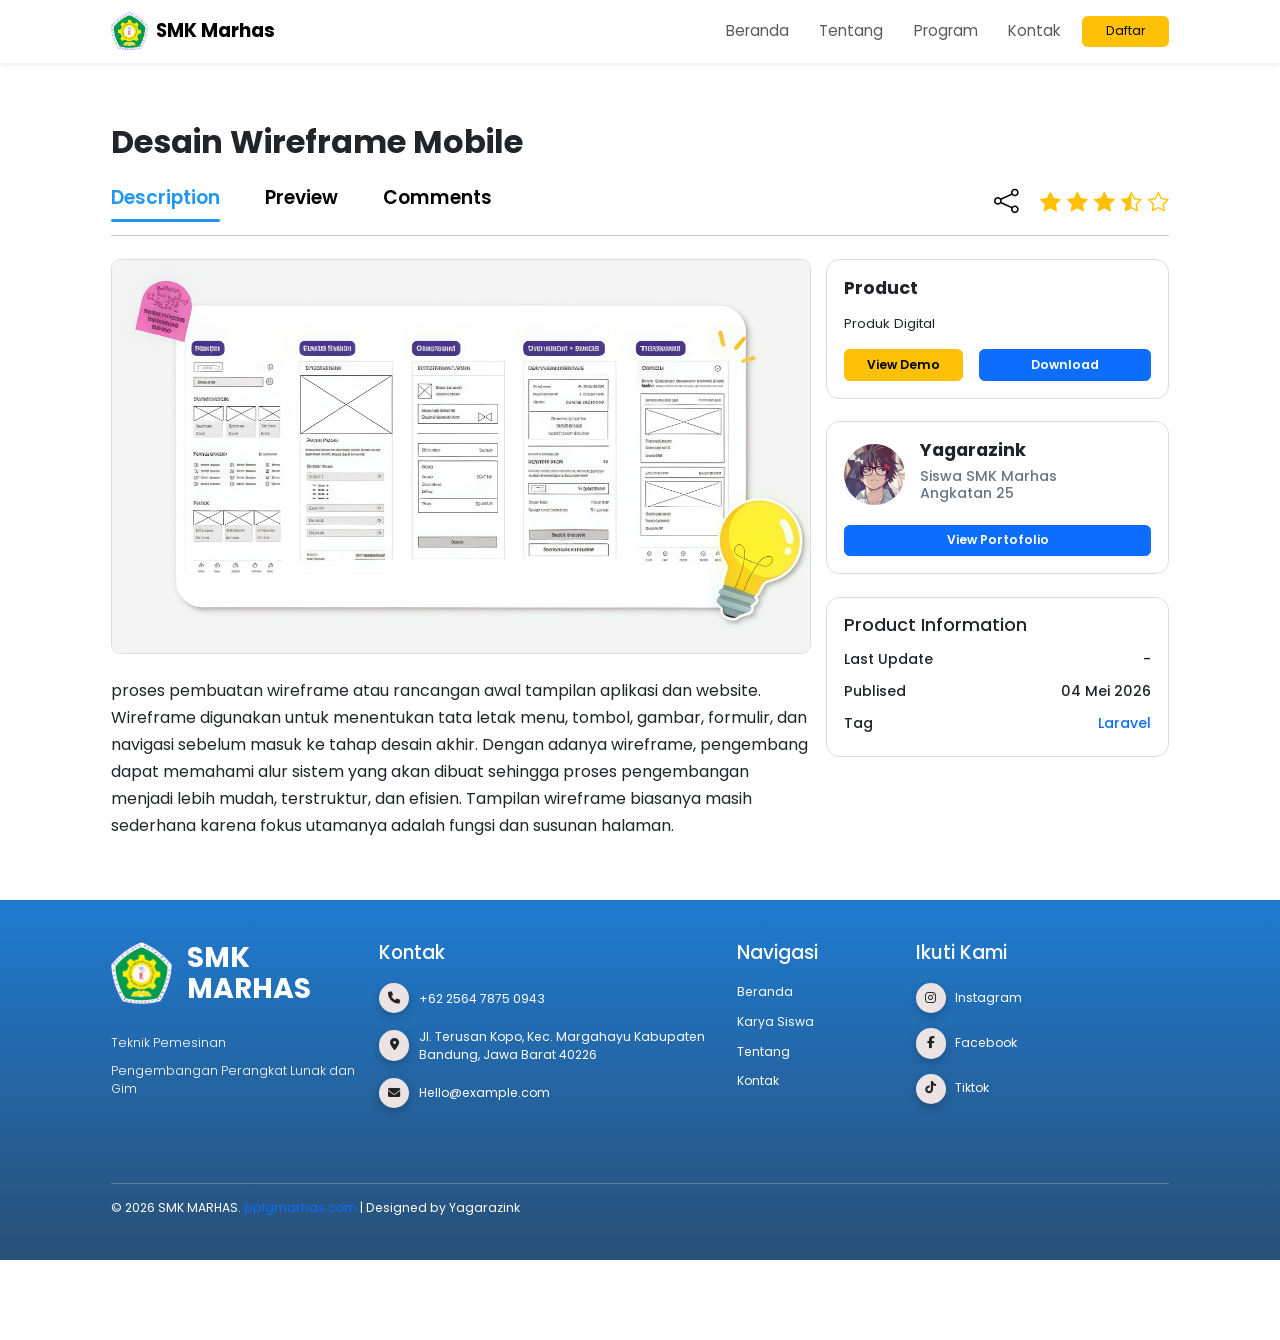
<file: hal4.html>
<!DOCTYPE html>
<html lang="en">

<head>
    <meta charset="UTF-8">
    <meta name="viewport" content="width=device-width, initial-scale=1.0">
    <title>Program Preview</title>
    <link rel="icon" href="icon.png" type="image/png">
    <!-- BOOTSTRAP -->
    <link href="https://cdn.jsdelivr.net/npm/bootstrap@5.3.8/dist/css/bootstrap.min.css" rel="stylesheet"
        integrity="sha384-sRIl4kxILFvY47J16cr9ZwB07vP4J8+LH7qKQnuqkuIAvNWLzeN8tE5YBujZqJLB" crossorigin="anonymous" />

    <!-- LINK AOS -->
    <link href="https://unpkg.com/aos@2.3.1/dist/aos.css" rel="stylesheet">

    <!-- LINK ICON -->
    <link href="https://cdn.jsdelivr.net/npm/bootstrap-icons@1.11.3/font/bootstrap-icons.css" rel="stylesheet">

    <!-- LINK CSS -->
    <link rel="stylesheet" href="style4.css">

    <!-- BOOTSTRAP ICON SOSMED -->
    <link rel="stylesheet" href="https://cdnjs.cloudflare.com/ajax/libs/font-awesome/6.5.1/css/all.min.css">

    <!-- BOOTSTRAP FONT -->
    <link href="https://fonts.googleapis.com/css2?family=Poppins:wght@300;400;500;600;700&display=swap"
        rel="stylesheet">

</head>

<body>
    <!-- NAVBAR -->
    <nav class="navbar navbar-expand-lg navbar-light bg-white shadow-sm">
        <div class="container">
            <a class="navbar-brand d-flex align-items-center" href="#">
                <img src="icon.png" alt="logo" width="40" class="me-2" />
                <strong>SMK Marhas</strong>
            </a>

            <button class="navbar-toggler" type="button" data-bs-toggle="collapse" data-bs-target="#navbarMenu">
                <span class="navbar-toggler-icon"></span>
            </button>

            <div class="collapse navbar-collapse" id="navbarMenu">
                <ul class="navbar-nav ms-auto mb-2 mb-lg-0 gap-lg-3">
                    <li class="nav-item"><a class="nav-link" href="index.html">Beranda</a></li>
                    <li class="nav-item"><a class="nav-link" href="index.html#tentang">Tentang</a></li>
                    <li class="nav-item"><a class="nav-link" href="index.html#program">Program</a></li>
                    <li class="nav-item"><a class="nav-link" href="#kontak">Kontak</a></li>
                </ul>

                <a href="hal2.html" class="btn btn-warning ms-lg-3 px-4">Daftar</a>
            </div>
        </div>
    </nav>

    <!-- SECTION PREVIEW -->
    <div class="container py-3 my-5" id="mainPage">

        <h1 class="main-title mb-4" data-aos="fade-down">
            Desain Wireframe Mobile
        </h1>

        <div class="d-flex justify-content-between align-items-center flex-wrap">

            <div class="d-flex gap-5">
                <button class="custom-tab active" onclick="showTab('description', this)" data-aos="fade-right"
                    data-aos-delay="100">
                    Description
                </button>

                <button class="custom-tab" onclick="showTab('preview', this)" data-aos="fade-right"
                    data-aos-delay="100">
                    Preview
                </button>

                <button class="custom-tab" onclick="showTab('comments', this)" data-aos="fade-right">
                    Comments
                </button>
            </div>

            <div class="d-flex align-items-center gap-4" data-aos="fade-left">
                <button class="share-btn" onclick="shareWebsite()">
                    <i class="bi bi-share"></i>
                </button>

                <div class="rating text-warning" style="font-size: 22px;">
                    <i class="bi bi-star-fill"></i>
                    <i class="bi bi-star-fill"></i>
                    <i class="bi bi-star-fill"></i>
                    <i class="bi bi-star-half"></i>
                    <i class="bi bi-star"></i>
                </div>
            </div>

        </div>
        <hr>

        <div class="row mt-4">

            <!-- KIRI -->
            <div class="col-lg-8">

                <!-- DESCRIPTION -->
                <div class="content-section active" id="description">

                    <img src="foto1.jpeg" class="preview-img" data-aos="fade-right">

                    <div class="mt-4 fs-2" data-aos="fade-right" data-aos-delay="100">
                        proses pembuatan wireframe atau rancangan awal tampilan aplikasi dan website. Wireframe
                        digunakan untuk menentukan tata letak menu, tombol, gambar, formulir, dan navigasi sebelum masuk
                        ke tahap desain akhir. Dengan adanya wireframe, pengembang dapat memahami alur sistem yang akan
                        dibuat sehingga proses pengembangan menjadi lebih mudah, terstruktur, dan efisien. Tampilan
                        wireframe biasanya masih sederhana karena fokus utamanya adalah fungsi dan susunan halaman.
                    </div>

                </div>

                <!-- PREVIEW -->
                <div class="content-section" id="preview">

                </div>
                <!-- COMMENTS -->
                <div class="content-section" id="comments">

                    <div class="comment-box mb-4">

                        <h5 class="mb-3">Tambahkan Komentar</h5>

                        <input type="text" class="form-control mb-3" id="nameInput" placeholder="Nama">

                        <textarea class="form-control mb-3" rows="4" id="commentInput"
                            placeholder="Tulis komentar"></textarea>

                        <button class="btn btn-primary" onclick="addComment()">
                            Kirim Komentar
                        </button>

                    </div>

                    <div id="commentList">

                        <div class="comment-box mb-3">
                            <div class="d-flex gap-3">

                                <img src="komen1.jpeg" class="comment-profile">

                                <div>
                                    <h6 class="mb-1">Gojo Satoru</h6>

                                    <p class="mb-0">
                                        Tampilan websitenya sangat menarik dan modern sehingga membuat pengunjung nyaman
                                        saat melihat isi halaman.
                                    </p>
                                </div>

                            </div>
                        </div>

                        <div class="comment-box mb-3">
                            <div class="d-flex gap-3">

                                <img src="komen2.jpeg" class="comment-profile">

                                <div>
                                    <h6 class="mb-1">Killua Zoldyck</h6>

                                    <p class="mb-0">
                                        Desain web terlihat rapi dengan kombinasi warna yang cocok dan memberikan kesan
                                        profesional.
                                    </p>
                                </div>

                            </div>
                        </div>

                        <div class="comment-box mb-3">
                            <div class="d-flex gap-3">

                                <img src="komen3.jpeg" class="comment-profile">

                                <div>
                                    <h6 class="mb-1">Roronoa Zoro</h6>

                                    <p class="mb-0">
                                        Navigasi pada website mudah dipahami sehingga pengguna dapat mengakses
                                        informasi dengan cepat.
                                    </p>
                                </div>

                            </div>
                        </div>

                        <div class="comment-box mb-3">
                            <div class="d-flex gap-3">

                                <img src="komen4.jpeg" class="comment-profile">

                                <div>
                                    <h6 class="mb-1">Levi Ackerman</h6>

                                    <p class="mb-0">
                                        Website memiliki layout yang responsif dan tampil baik di berbagai ukuran layar.
                                    </p>
                                </div>

                            </div>
                        </div>

                        <div class="comment-box mb-3">
                            <div class="d-flex gap-3">

                                <img src="komen5.jpeg" class="comment-profile">

                                <div>
                                    <h6 class="mb-1">Itachi Uchiha</h6>

                                    <p class="mb-0">
                                        Penggunaan animasi dan elemen visual membuat website terlihat lebih hidup dan
                                        tidak membosankan.
                                    </p>
                                </div>

                            </div>
                        </div>

                    </div>

                </div>

            </div>

            <!-- KANAN -->
            <div class="col-lg-4">

                <!-- PRODUCT -->
                <div class="side-card mb-4" data-aos="fade-left">

                    <h2 class="fw-bold mb-3">Product</h2>

                    <p>
                        Produk Digital
                    </p>

                    <!-- BUTTON PRODUCT -->
                    <div class="row mt-3">
                        <div class="col-5">
                            <button class="btn btn-warning w-100 fw-semibold">
                                View Demo
                            </button>
                        </div>

                        <div class="col-7">
                            <button class="btn btn-primary w-100 fw-semibold">
                                Download
                            </button>
                        </div>
                    </div>
                </div>

                <!-- USER -->
                <div class="side-card mb-4" data-aos="fade-left" data-aos-delay="100">

                    <div class="d-flex gap-3 align-items-center">

                        <img src="profil.jpeg" class="profile-img">

                        <div>
                            <h2 class="fw-bold">
                                Yagarazink
                            </h2>

                            <h4 class="text-secondary">
                                Siswa SMK Marhas <br>
                                Angkatan 25
                            </h4>
                        </div>

                    </div>

                    <!-- BUTTON PORTOFOLIO -->
                    <button class="btn btn-primary w-100 fw-semibold mt-3" onclick="openPortfolio()">
                        View Portofolio
                    </button>

                </div>

                <!-- INFO -->
                <div class="side-card" data-aos="fade-left" data-aos-delay="200">

                    <h2 class="mb-3">
                        Product Information
                    </h2>

                    <div class="d-flex justify-content-between mb-2">
                        <h4>Last Update</h4>
                        <h4>-</h4>
                    </div>

                    <div class="d-flex justify-content-between mb-2">
                        <h4>Publised</h4>
                        <h4>04 Mei 2026</h4>
                    </div>

                    <div class="d-flex justify-content-between">
                        <h4>Tag</h4>

                        <h4 class="text-primary">
                            Laravel
                        </h4>
                    </div>

                </div>

            </div>

        </div>

    </div>

     <!-- HALAMAN PORTOFOLIO -->
    <div class="container py-5 portfolio-page" id="portfolioPage">

        <!-- HEADER -->
        <div class="d-flex justify-content-between align-items-center flex-wrap gap-3 mb-5">

            <button class="btn btn-dark px-4 py-2" onclick="backToMain()" data-aos="fade-right">
                <i class="bi bi-arrow-left"></i>
                Kembali
            </button>

            <div class="text-end" data-aos="fade-left">
                <h2 class="fw-bold mb-1">
                    Portofolio User
                </h2>

                <p class="text-secondary mb-0">
                    Kumpulan project dan karya terbaik siswa PPLG
                </p>
            </div>

        </div>

        <!-- PROFILE -->
        <div class="card border-0 shadow-sm rounded-4 overflow-hidden mb-5" data-aos="zoom-in-up" data-aos-delay="100">

            <div class="row g-0 align-items-center">

                <div class="col-lg-4 text-center bg-light p-4">

                    <img src="profil.jpeg" class="rounded-circle mb-3"
                        style="width: 150px; height: 150px; object-fit: cover;">

                    <h3 class="fw-bold mb-1">
                        Yagarazink
                    </h3>

                    <p class="text-secondary mb-3">
                        UI/UX Designer & Laravel Developer
                    </p>

                    <div class="d-flex justify-content-center gap-3 fs-4">

                        <a href="#" class="text-dark">
                            <i class="bi bi-instagram"></i>
                        </a>

                        <a href="#" class="text-dark">
                            <i class="bi bi-github"></i>
                        </a>

                        <a href="#" class="text-dark">
                            <i class="bi bi-linkedin"></i>
                        </a>

                    </div>

                </div>

                <div class="col-lg-8 p-4 p-lg-5">

                    <h3 class="fw-bold mb-3">
                        Tentang Saya
                    </h3>

                    <p class="text-secondary lh-lg">
                        Saya adalah siswa jurusan Pengembangan Perangkat Lunak dan Gim (PPLG)
                        yang memiliki minat dalam pengembangan website modern, UI/UX Design,
                        dan Laravel Development. Saya senang membuat tampilan website yang modern,
                        responsive, dan nyaman digunakan oleh pengguna.
                    </p>

                    <div class="row mt-4 g-4">

                        <div class="col-md-4">
                            <div class="border rounded-4 p-3 text-center h-100">
                                <h2 class="fw-bold text-primary">
                                    25+
                                </h2>

                                <p class="mb-0 text-secondary">
                                    Total Project
                                </p>
                            </div>
                        </div>

                        <div class="col-md-4">
                            <div class="border rounded-4 p-3 text-center h-100">
                                <h2 class="fw-bold text-success">
                                    15+
                                </h2>

                                <p class="mb-0 text-secondary">
                                    Website Responsive
                                </p>
                            </div>
                        </div>

                        <div class="col-md-4">
                            <div class="border rounded-4 p-3 text-center h-100">
                                <h2 class="fw-bold text-warning">
                                    5★
                                </h2>

                                <p class="mb-0 text-secondary">
                                    Rating Project
                                </p>
                            </div>
                        </div>

                    </div>

                </div>

            </div>

        </div>

        <!-- SKILL -->
        <div class="card border-0 shadow-sm rounded-4 p-4 mb-5" data-aos="zoom-in-up">

            <h3 class="fw-bold mb-4">
                Skill & Teknologi
            </h3>

            <div class="row g-4">

                <div class="col-md-3 col-6">
                    <div class="border rounded-4 p-4 text-center h-100">

                        <i class="bi bi-filetype-html fs-1 text-danger"></i>

                        <h5 class="mt-3 fw-bold">
                            HTML
                        </h5>

                        <p class="text-secondary mb-0">
                            Website Structure
                        </p>

                    </div>
                </div>

                <div class="col-md-3 col-6">
                    <div class="border rounded-4 p-4 text-center h-100">

                        <i class="bi bi-filetype-css fs-1 text-primary"></i>

                        <h5 class="mt-3 fw-bold">
                            CSS
                        </h5>

                        <p class="text-secondary mb-0">
                            Modern Styling
                        </p>

                    </div>
                </div>

                <div class="col-md-3 col-6">
                    <div class="border rounded-4 p-4 text-center h-100">

                        <i class="bi bi-filetype-js fs-1 text-warning"></i>

                        <h5 class="mt-3 fw-bold">
                            JavaScript
                        </h5>

                        <p class="text-secondary mb-0">
                            Interactive Website
                        </p>

                    </div>
                </div>

                <div class="col-md-3 col-6">
                    <div class="border rounded-4 p-4 text-center h-100">

                        <i class="bi bi-code-slash fs-1 text-success"></i>

                        <h5 class="mt-3 fw-bold">
                            Laravel
                        </h5>

                        <p class="text-secondary mb-0">
                            Backend Framework
                        </p>

                    </div>
                </div>

            </div>

        </div>

        <!-- PROJECT -->
        <h3 class="fw-bold mb-4" data-aos="fade-right">
            Project Terbaru
        </h3>

        <div class="row">

            <!-- CARD 1 -->
            <div class="col-lg-4 col-md-6 mb-4" data-aos="fade-up">

                <div class="card border-0 shadow-sm rounded-4 overflow-hidden h-100">

                    <img src="foto11.jpeg" class="card-img-top" style="height: 220px; object-fit: cover;">

                    <div class="card-body p-4">

                        <span class="badge bg-primary mb-3">
                            Laravel
                        </span>

                        <h4 class="fw-bold">
                            Dashboard Monitoring
                        </h4>

                        <p class="text-secondary">
                            Dashboard modern untuk monitoring data sekolah dan siswa.
                        </p>

                        <div class="d-flex justify-content-between align-items-center mt-4">

                            <div class="text-warning">
                                <i class="bi bi-star-fill"></i>
                                <i class="bi bi-star-fill"></i>
                                <i class="bi bi-star-fill"></i>
                                <i class="bi bi-star-fill"></i>
                                <i class="bi bi-star-half"></i>
                            </div>

                            <button class="btn btn-primary rounded-pill px-4">
                                Preview
                            </button>

                        </div>

                    </div>

                </div>

            </div>

            <!-- CARD 2 -->
            <div class="col-lg-4 col-md-6 mb-4" data-aos="fade-up" data-aos-delay="100">

                <div class="card border-0 shadow-sm rounded-4 overflow-hidden h-100">

                    <img src="foto12.jpeg" class="card-img-top" style="height: 220px; object-fit: cover;">

                    <div class="card-body p-4">

                        <span class="badge bg-success mb-3">
                            UI/UX
                        </span>

                        <h4 class="fw-bold">
                            UI Mobile App
                        </h4>

                        <p class="text-secondary">
                            Desain aplikasi mobile modern dengan tampilan clean.
                        </p>

                        <div class="d-flex justify-content-between align-items-center mt-4">

                            <div class="text-warning">
                                <i class="bi bi-star-fill"></i>
                                <i class="bi bi-star-fill"></i>
                                <i class="bi bi-star-fill"></i>
                                <i class="bi bi-star-fill"></i>
                                <i class="bi bi-star-fill"></i>
                            </div>

                            <button class="btn btn-success rounded-pill px-4">
                                Preview
                            </button>

                        </div>

                    </div>

                </div>

            </div>

            <!-- CARD 3 -->
            <div class="col-lg-4 col-md-6 mb-4" data-aos="fade-up" data-aos-delay="200">

                <div class="card border-0 shadow-sm rounded-4 overflow-hidden h-100">

                    <img src="foto3.jpeg" class="card-img-top" style="height: 220px; object-fit: cover;">

                    <div class="card-body p-4">

                        <span class="badge bg-warning text-dark mb-3">
                            Website
                        </span>

                        <h4 class="fw-bold">
                            Sistem Informasi
                        </h4>

                        <p class="text-secondary">
                            Website sistem informasi berbasis Laravel dan Bootstrap.
                        </p>

                        <div class="d-flex justify-content-between align-items-center mt-4">

                            <div class="text-warning">
                                <i class="bi bi-star-fill"></i>
                                <i class="bi bi-star-fill"></i>
                                <i class="bi bi-star-fill"></i>
                                <i class="bi bi-star-half"></i>
                                <i class="bi bi-star"></i>
                            </div>

                            <button class="btn btn-warning rounded-pill px-4">
                                Preview
                            </button>

                        </div>

                    </div>

                </div>

            </div>

        </div>

        <!-- CONTACT -->
        <div class="card border-0 shadow-sm rounded-4 p-5 mt-5 text-center" data-aos="zoom-in-up">

            <h2 class="fw-bold mb-3">
                Tertarik Dengan Project Saya?
            </h2>

            <p class="text-secondary mb-4">
                Hubungi saya untuk kerja sama project website, UI/UX Design,
                maupun pengembangan aplikasi modern.
            </p>

            <div class="d-flex justify-content-center gap-3 flex-wrap">

                <button class="btn btn-primary px-4 py-2 rounded-pill">
                    <i class="bi bi-envelope-fill"></i>
                    Contact Me
                </button>

                <button class="btn btn-dark px-4 py-2 rounded-pill">
                    <i class="bi bi-github"></i>
                    Github
                </button>

            </div>

        </div>

    </div>

    <!-- FOOTER -->
    <footer class="footer" id="kontak">
        <div class="container">
            <div class="row justify-content-center gy-5">

                <!-- LOGO -->
                <div class="col-lg-3" data-aos="fade-up">
                    <div class="d-flex align-items-start mb-4" style="gap: 1rem !important;">
                        <img src="icon.png" alt="" class="footer-logo">
                        <h1 class="footer-title">
                            SMK <br>
                            MARHAS
                        </h1>
                    </div>
                    <p class="footer-jurusan">
                        Teknik Pemesinan
                    </p>
                    <p class="footer-jurusan">
                        Pengembangan Perangkat
                        Lunak dan Gim
                    </p>
                </div>

                <!-- KONTAK -->
                <div class="col-lg-4" data-aos="fade-up" data-aos-delay="100">

                    <h2 class="footer-heading">
                        Kontak
                    </h2>
                    <div class="contact-item">
                        <div class="contact-icon">
                            <i class="fa-solid fa-phone"></i>
                        </div>
                        <div class="contact-text">
                            +62 2564 7875 0943
                        </div>
                    </div>

                    <div class="contact-item">
                        <div class="contact-icon">
                            <i class="fa-solid fa-location-dot"></i>
                        </div>
                        <div class="contact-text">
                            Jl. Terusan Kopo, Kec. Margahayu
                            Kabupaten Bandung, Jawa Barat
                            40226
                        </div>
                    </div>

                    <div class="contact-item">
                        <div class="contact-icon">
                            <i class="fa-solid fa-envelope"></i>
                        </div>
                        <div class="contact-text">
                            Hello@example.com
                        </div>
                    </div>

                </div>

                <!-- NAVIGASI -->
                <div class="col-lg-2" data-aos="fade-up" data-aos-delay="200">

                    <h2 class="footer-heading">
                        Navigasi
                    </h2>

                    <a href="index.html" class="nav-link-footer">Beranda</a>
                    <a href="index.html#program" class="nav-link-footer">Karya Siswa</a>
                    <a href="index.html#tentang" class="nav-link-footer">Tentang</a>
                    <a href="#kontak" class="nav-link-footer">Kontak</a>

                </div>

                <!-- SOSIAL MEDIA -->
                <div class="col-lg-3" data-aos="fade-up" data-aos-delay="300">

                    <h2 class="footer-heading">
                        Ikuti Kami
                    </h2>

                    <div class="social-item">
                        <div class="social-icon">
                            <i class="fa-brands fa-instagram"></i>
                        </div>
                        <div class="social-text">
                            <a class="nav-link" href="https://share.google/nK01pwl4Do9pKI13U">Instagram</a>
                        </div>
                    </div>

                    <div class="social-item">
                        <div class="social-icon">
                            <i class="fa-brands fa-facebook-f"></i>
                        </div>
                        <div class="social-text">
                            <a class="nav-link" href="https://share.google/HTX61zP6y6QwtTzAF">Facebook</a>
                        </div>
                    </div>

                    <div class="social-item">
                        <div class="social-icon">
                            <i class="fa-brands fa-tiktok"></i>
                        </div>
                        <div class="social-text">
                            <a class="nav-link" href="https://share.google/s8LKiqpSc1kr0VuD3">Tiktok</a>
                        </div>
                    </div>

                </div>

                <!-- COPYRIGHT -->
                <div class="social-text">
                    <hr>
                    © 2026 SMK MARHAS. <span class="text-primary">pplgmarhas.com</span> | Designed by Yagarazink
                </div>

            </div>
        </div>
    </footer>
</body>

<!-- SCRIPT BOOTSTRAP -->
<script src="https://cdn.jsdelivr.net/npm/bootstrap@5.3.8/dist/js/bootstrap.bundle.min.js"
    integrity="sha384-FKyoEForCGlyvwx9Hj09JcYn3nv7wiPVlz7YYwJrWVcXK/BmnVDxM+D2scQbITxI" crossorigin="anonymous">
    </script>

<!-- SCRIIPT AOS -->
<script src="https://unpkg.com/aos@2.3.1/dist/aos.js"></script>
<script>

    AOS.init({
        once: true,
        duration: 500,
        offset: 80
    });

    function refreshPortfolioAOS() {

        document.querySelectorAll('#portfolioPage [data-aos]').forEach((el) => {

            el.classList.remove('aos-animate');

        });

        setTimeout(() => {

            AOS.refreshHard();

        }, 100);

    }

    function showTab(id, element) {

        document.querySelectorAll('.content-section').forEach(section => {
            section.classList.remove('active');
        });

        document.getElementById(id).classList.add('active');

        document.querySelectorAll('.custom-tab').forEach(btn => {
            btn.classList.remove('active');
        });

        element.classList.add('active');
    }

    function shareWebsite() {

        if (navigator.share) {

            navigator.share({
                title: 'Website Buatan Yagarazink',
                text: 'Lihat website keren ini!',
                url: window.location.href
            });

        } else {
            alert('Browser tidak mendukung fitur share');
        }
    }

    function addComment() {

        let name = document.getElementById('nameInput').value;
        let comment = document.getElementById('commentInput').value;

        if (name === '' || comment === '') {
            alert('Isi dulu kocak!');
            return;
        }

        let commentHTML = `
        
        <div class="comment-box mb-3">
            <div class="d-flex gap-3">

                <img src="profil.jpeg" class="comment-profile">

                <div>
                    <h6 class="mb-1">${name}</h6>

                    <p class="mb-0">
                        ${comment}
                    </p>
                </div>

            </div>
        </div>

        `;

        document.getElementById('commentList').innerHTML += commentHTML;

        document.getElementById('nameInput').value = '';
        document.getElementById('commentInput').value = '';
    }

    function openPortfolio() {

        document.getElementById('mainPage').style.display = 'none';
        document.getElementById('portfolioPage').style.display = 'block';
        refreshPortfolioAOS();
    }

    function backToMain() {

        document.getElementById('mainPage').style.display = 'block';
        document.getElementById('portfolioPage').style.display = 'none';
    }

</script>

</html>
</file>
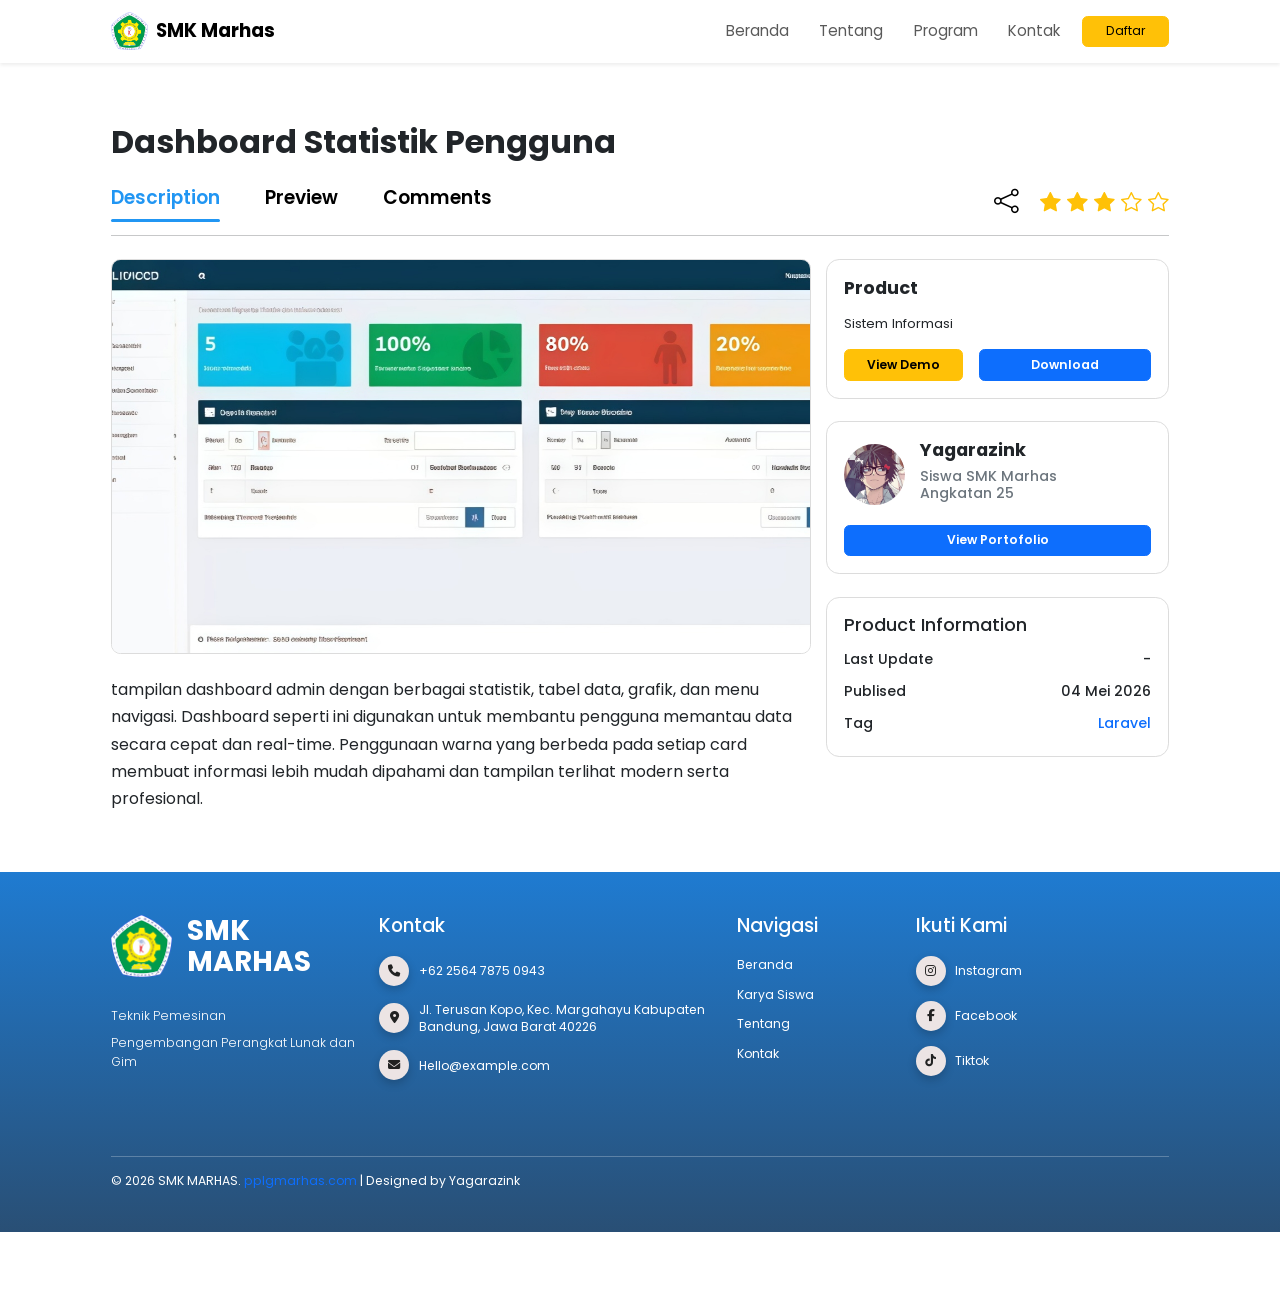
<file: hal5.html>
<!DOCTYPE html>
<html lang="en">

<head>
    <meta charset="UTF-8">
    <meta name="viewport" content="width=device-width, initial-scale=1.0">
    <title>Program Preview</title>
    <link rel="icon" href="icon.png" type="image/png">
    <!-- BOOTSTRAP -->
    <link href="https://cdn.jsdelivr.net/npm/bootstrap@5.3.8/dist/css/bootstrap.min.css" rel="stylesheet"
        integrity="sha384-sRIl4kxILFvY47J16cr9ZwB07vP4J8+LH7qKQnuqkuIAvNWLzeN8tE5YBujZqJLB" crossorigin="anonymous" />

    <!-- LINK AOS -->
    <link href="https://unpkg.com/aos@2.3.1/dist/aos.css" rel="stylesheet">

    <!-- LINK ICON -->
    <link href="https://cdn.jsdelivr.net/npm/bootstrap-icons@1.11.3/font/bootstrap-icons.css" rel="stylesheet">

    <!-- LINK CSS -->
    <link rel="stylesheet" href="style4.css">

    <!-- BOOTSTRAP ICON SOSMED -->
    <link rel="stylesheet" href="https://cdnjs.cloudflare.com/ajax/libs/font-awesome/6.5.1/css/all.min.css">

    <!-- BOOTSTRAP FONT -->
    <link href="https://fonts.googleapis.com/css2?family=Poppins:wght@300;400;500;600;700&display=swap"
        rel="stylesheet">

</head>

<body>
    <!-- NAVBAR -->
    <nav class="navbar navbar-expand-lg navbar-light bg-white shadow-sm">
        <div class="container">
            <a class="navbar-brand d-flex align-items-center" href="#">
                <img src="icon.png" alt="logo" width="40" class="me-2" />
                <strong>SMK Marhas</strong>
            </a>

            <button class="navbar-toggler" type="button" data-bs-toggle="collapse" data-bs-target="#navbarMenu">
                <span class="navbar-toggler-icon"></span>
            </button>

            <div class="collapse navbar-collapse" id="navbarMenu">
                <ul class="navbar-nav ms-auto mb-2 mb-lg-0 gap-lg-3">
                    <li class="nav-item"><a class="nav-link" href="index.html">Beranda</a></li>
                    <li class="nav-item"><a class="nav-link" href="index.html#tentang">Tentang</a></li>
                    <li class="nav-item"><a class="nav-link" href="index.html#program">Program</a></li>
                    <li class="nav-item"><a class="nav-link" href="#kontak">Kontak</a></li>
                </ul>

                <a href="hal2.html" class="btn btn-warning ms-lg-3 px-4">Daftar</a>
            </div>
        </div>
    </nav>

    <!-- SECTION PREVIEW -->
    <div class="container py-3 my-5" id="mainPage">

        <h1 class="main-title mb-4" data-aos="fade-down">
            Dashboard Statistik Pengguna
        </h1>

        <div class="d-flex justify-content-between align-items-center flex-wrap">

            <div class="d-flex gap-5">
                <button class="custom-tab active" onclick="showTab('description', this)" data-aos="fade-right"
                    data-aos-delay="100">
                    Description
                </button>

                <button class="custom-tab" onclick="showTab('preview', this)" data-aos="fade-right"
                    data-aos-delay="100">
                    Preview
                </button>

                <button class="custom-tab" onclick="showTab('comments', this)" data-aos="fade-right">
                    Comments
                </button>
            </div>

            <div class="d-flex align-items-center gap-4" data-aos="fade-left">
                <button class="share-btn" onclick="shareWebsite()">
                    <i class="bi bi-share"></i>
                </button>

                <div class="rating text-warning" style="font-size: 22px;">
                    <i class="bi bi-star-fill"></i>
                    <i class="bi bi-star-fill"></i>
                    <i class="bi bi-star-fill"></i>
                    <i class="bi bi-star"></i>
                    <i class="bi bi-star"></i>
                </div>
            </div>

        </div>
        <hr>

        <div class="row mt-4">

            <!-- KIRI -->
            <div class="col-lg-8">

                <!-- DESCRIPTION -->
                <div class="content-section active" id="description">

                    <img src="foto2.jpeg" class="preview-img" data-aos="fade-right">

                    <div class="mt-4 fs-2" data-aos="fade-right" data-aos-delay="100">
                        tampilan dashboard admin dengan berbagai statistik, tabel data, grafik, dan menu navigasi.
                        Dashboard seperti ini digunakan untuk membantu pengguna memantau data secara cepat dan
                        real-time. Penggunaan warna yang berbeda pada setiap card membuat informasi lebih mudah dipahami
                        dan tampilan terlihat modern serta profesional.

                    </div>

                </div>

                <!-- PREVIEW -->
                <div class="content-section" id="preview">

                </div>
                <!-- COMMENTS -->
                <div class="content-section" id="comments">

                    <div class="comment-box mb-4">

                        <h5 class="mb-3">Tambahkan Komentar</h5>

                        <input type="text" class="form-control mb-3" id="nameInput" placeholder="Nama">

                        <textarea class="form-control mb-3" rows="4" id="commentInput"
                            placeholder="Tulis komentar"></textarea>

                        <button class="btn btn-primary" onclick="addComment()">
                            Kirim Komentar
                        </button>

                    </div>

                    <div id="commentList">

                        <div class="comment-box mb-3">
                            <div class="d-flex gap-3">

                                <img src="komen1.jpeg" class="comment-profile">

                                <div>
                                    <h6 class="mb-1">Gojo Satoru</h6>

                                    <p class="mb-0">
                                        Tampilan websitenya sangat menarik dan modern sehingga membuat pengunjung nyaman
                                        saat melihat isi halaman.
                                    </p>
                                </div>

                            </div>
                        </div>

                        <div class="comment-box mb-3">
                            <div class="d-flex gap-3">

                                <img src="komen2.jpeg" class="comment-profile">

                                <div>
                                    <h6 class="mb-1">Killua Zoldyck</h6>

                                    <p class="mb-0">
                                        Desain web terlihat rapi dengan kombinasi warna yang cocok dan memberikan kesan
                                        profesional.
                                    </p>
                                </div>

                            </div>
                        </div>

                        <div class="comment-box mb-3">
                            <div class="d-flex gap-3">

                                <img src="komen3.jpeg" class="comment-profile">

                                <div>
                                    <h6 class="mb-1">Roronoa Zoro</h6>

                                    <p class="mb-0">
                                        Navigasi pada website mudah dipahami sehingga pengguna dapat mengakses
                                        informasi dengan cepat.
                                    </p>
                                </div>

                            </div>
                        </div>

                        <div class="comment-box mb-3">
                            <div class="d-flex gap-3">

                                <img src="komen4.jpeg" class="comment-profile">

                                <div>
                                    <h6 class="mb-1">Levi Ackerman</h6>

                                    <p class="mb-0">
                                        Website memiliki layout yang responsif dan tampil baik di berbagai ukuran layar.
                                    </p>
                                </div>

                            </div>
                        </div>

                        <div class="comment-box mb-3">
                            <div class="d-flex gap-3">

                                <img src="komen5.jpeg" class="comment-profile">

                                <div>
                                    <h6 class="mb-1">Itachi Uchiha</h6>

                                    <p class="mb-0">
                                        Penggunaan animasi dan elemen visual membuat website terlihat lebih hidup dan
                                        tidak membosankan.
                                    </p>
                                </div>

                            </div>
                        </div>

                    </div>

                </div>

            </div>

            <!-- KANAN -->
            <div class="col-lg-4">

                <!-- PRODUCT -->
                <div class="side-card mb-4" data-aos="fade-left">

                    <h2 class="fw-bold mb-3">Product</h2>

                    <p>
                        Sistem Informasi
                    </p>

                    <!-- BUTTON PRODUCT -->
                    <div class="row mt-3">
                        <div class="col-5">
                            <button class="btn btn-warning w-100 fw-semibold">
                                View Demo
                            </button>
                        </div>

                        <div class="col-7">
                            <button class="btn btn-primary w-100 fw-semibold">
                                Download
                            </button>
                        </div>
                    </div>
                </div>

                <!-- USER -->
                <div class="side-card mb-4" data-aos="fade-left" data-aos-delay="100">

                    <div class="d-flex gap-3 align-items-center">

                        <img src="profil.jpeg" class="profile-img">

                        <div>
                            <h2 class="fw-bold">
                                Yagarazink
                            </h2>

                            <h4 class="text-secondary">
                                Siswa SMK Marhas <br>
                                Angkatan 25
                            </h4>
                        </div>

                    </div>

                    <!-- BUTTON PORTOFOLIO -->
                    <button class="btn btn-primary w-100 fw-semibold mt-3" onclick="openPortfolio()">
                        View Portofolio
                    </button>

                </div>

                <!-- INFO -->
                <div class="side-card" data-aos="fade-left" data-aos-delay="200">

                    <h2 class="mb-3">
                        Product Information
                    </h2>

                    <div class="d-flex justify-content-between mb-2">
                        <h4>Last Update</h4>
                        <h4>-</h4>
                    </div>

                    <div class="d-flex justify-content-between mb-2">
                        <h4>Publised</h4>
                        <h4>04 Mei 2026</h4>
                    </div>

                    <div class="d-flex justify-content-between">
                        <h4>Tag</h4>

                        <h4 class="text-primary">
                            Laravel
                        </h4>
                    </div>

                </div>

            </div>

        </div>

    </div>

    <!-- HALAMAN PORTOFOLIO -->
    <div class="container py-5 portfolio-page" id="portfolioPage">

        <!-- HEADER -->
        <div class="d-flex justify-content-between align-items-center flex-wrap gap-3 mb-5">

            <button class="btn btn-dark px-4 py-2" onclick="backToMain()" data-aos="fade-right">
                <i class="bi bi-arrow-left"></i>
                Kembali
            </button>

            <div class="text-end" data-aos="fade-left">
                <h2 class="fw-bold mb-1">
                    Portofolio User
                </h2>

                <p class="text-secondary mb-0">
                    Kumpulan project dan karya terbaik siswa PPLG
                </p>
            </div>

        </div>

        <!-- PROFILE -->
        <div class="card border-0 shadow-sm rounded-4 overflow-hidden mb-5" data-aos="zoom-in-up" data-aos-delay="100">

            <div class="row g-0 align-items-center">

                <div class="col-lg-4 text-center bg-light p-4">

                    <img src="profil.jpeg" class="rounded-circle mb-3"
                        style="width: 150px; height: 150px; object-fit: cover;">

                    <h3 class="fw-bold mb-1">
                        Yagarazink
                    </h3>

                    <p class="text-secondary mb-3">
                        UI/UX Designer & Laravel Developer
                    </p>

                    <div class="d-flex justify-content-center gap-3 fs-4">

                        <a href="#" class="text-dark">
                            <i class="bi bi-instagram"></i>
                        </a>

                        <a href="#" class="text-dark">
                            <i class="bi bi-github"></i>
                        </a>

                        <a href="#" class="text-dark">
                            <i class="bi bi-linkedin"></i>
                        </a>

                    </div>

                </div>

                <div class="col-lg-8 p-4 p-lg-5">

                    <h3 class="fw-bold mb-3">
                        Tentang Saya
                    </h3>

                    <p class="text-secondary lh-lg">
                        Saya adalah siswa jurusan Pengembangan Perangkat Lunak dan Gim (PPLG)
                        yang memiliki minat dalam pengembangan website modern, UI/UX Design,
                        dan Laravel Development. Saya senang membuat tampilan website yang modern,
                        responsive, dan nyaman digunakan oleh pengguna.
                    </p>

                    <div class="row mt-4 g-4">

                        <div class="col-md-4">
                            <div class="border rounded-4 p-3 text-center h-100">
                                <h2 class="fw-bold text-primary">
                                    25+
                                </h2>

                                <p class="mb-0 text-secondary">
                                    Total Project
                                </p>
                            </div>
                        </div>

                        <div class="col-md-4">
                            <div class="border rounded-4 p-3 text-center h-100">
                                <h2 class="fw-bold text-success">
                                    15+
                                </h2>

                                <p class="mb-0 text-secondary">
                                    Website Responsive
                                </p>
                            </div>
                        </div>

                        <div class="col-md-4">
                            <div class="border rounded-4 p-3 text-center h-100">
                                <h2 class="fw-bold text-warning">
                                    5★
                                </h2>

                                <p class="mb-0 text-secondary">
                                    Rating Project
                                </p>
                            </div>
                        </div>

                    </div>

                </div>

            </div>

        </div>

        <!-- SKILL -->
        <div class="card border-0 shadow-sm rounded-4 p-4 mb-5" data-aos="zoom-in-up">

            <h3 class="fw-bold mb-4">
                Skill & Teknologi
            </h3>

            <div class="row g-4">

                <div class="col-md-3 col-6">
                    <div class="border rounded-4 p-4 text-center h-100">

                        <i class="bi bi-filetype-html fs-1 text-danger"></i>

                        <h5 class="mt-3 fw-bold">
                            HTML
                        </h5>

                        <p class="text-secondary mb-0">
                            Website Structure
                        </p>

                    </div>
                </div>

                <div class="col-md-3 col-6">
                    <div class="border rounded-4 p-4 text-center h-100">

                        <i class="bi bi-filetype-css fs-1 text-primary"></i>

                        <h5 class="mt-3 fw-bold">
                            CSS
                        </h5>

                        <p class="text-secondary mb-0">
                            Modern Styling
                        </p>

                    </div>
                </div>

                <div class="col-md-3 col-6">
                    <div class="border rounded-4 p-4 text-center h-100">

                        <i class="bi bi-filetype-js fs-1 text-warning"></i>

                        <h5 class="mt-3 fw-bold">
                            JavaScript
                        </h5>

                        <p class="text-secondary mb-0">
                            Interactive Website
                        </p>

                    </div>
                </div>

                <div class="col-md-3 col-6">
                    <div class="border rounded-4 p-4 text-center h-100">

                        <i class="bi bi-code-slash fs-1 text-success"></i>

                        <h5 class="mt-3 fw-bold">
                            Laravel
                        </h5>

                        <p class="text-secondary mb-0">
                            Backend Framework
                        </p>

                    </div>
                </div>

            </div>

        </div>

        <!-- PROJECT -->
        <h3 class="fw-bold mb-4" data-aos="fade-right">
            Project Terbaru
        </h3>

        <div class="row">

            <!-- CARD 1 -->
            <div class="col-lg-4 col-md-6 mb-4" data-aos="fade-up">

                <div class="card border-0 shadow-sm rounded-4 overflow-hidden h-100">

                    <img src="foto11.jpeg" class="card-img-top" style="height: 220px; object-fit: cover;">

                    <div class="card-body p-4">

                        <span class="badge bg-primary mb-3">
                            Laravel
                        </span>

                        <h4 class="fw-bold">
                            Dashboard Monitoring
                        </h4>

                        <p class="text-secondary">
                            Dashboard modern untuk monitoring data sekolah dan siswa.
                        </p>

                        <div class="d-flex justify-content-between align-items-center mt-4">

                            <div class="text-warning">
                                <i class="bi bi-star-fill"></i>
                                <i class="bi bi-star-fill"></i>
                                <i class="bi bi-star-fill"></i>
                                <i class="bi bi-star-fill"></i>
                                <i class="bi bi-star-half"></i>
                            </div>

                            <button class="btn btn-primary rounded-pill px-4">
                                Preview
                            </button>

                        </div>

                    </div>

                </div>

            </div>

            <!-- CARD 2 -->
            <div class="col-lg-4 col-md-6 mb-4" data-aos="fade-up" data-aos-delay="100">

                <div class="card border-0 shadow-sm rounded-4 overflow-hidden h-100">

                    <img src="foto12.jpeg" class="card-img-top" style="height: 220px; object-fit: cover;">

                    <div class="card-body p-4">

                        <span class="badge bg-success mb-3">
                            UI/UX
                        </span>

                        <h4 class="fw-bold">
                            UI Mobile App
                        </h4>

                        <p class="text-secondary">
                            Desain aplikasi mobile modern dengan tampilan clean.
                        </p>

                        <div class="d-flex justify-content-between align-items-center mt-4">

                            <div class="text-warning">
                                <i class="bi bi-star-fill"></i>
                                <i class="bi bi-star-fill"></i>
                                <i class="bi bi-star-fill"></i>
                                <i class="bi bi-star-fill"></i>
                                <i class="bi bi-star-fill"></i>
                            </div>

                            <button class="btn btn-success rounded-pill px-4">
                                Preview
                            </button>

                        </div>

                    </div>

                </div>

            </div>

            <!-- CARD 3 -->
            <div class="col-lg-4 col-md-6 mb-4" data-aos="fade-up" data-aos-delay="200">

                <div class="card border-0 shadow-sm rounded-4 overflow-hidden h-100">

                    <img src="foto3.jpeg" class="card-img-top" style="height: 220px; object-fit: cover;">

                    <div class="card-body p-4">

                        <span class="badge bg-warning text-dark mb-3">
                            Website
                        </span>

                        <h4 class="fw-bold">
                            Sistem Informasi
                        </h4>

                        <p class="text-secondary">
                            Website sistem informasi berbasis Laravel dan Bootstrap.
                        </p>

                        <div class="d-flex justify-content-between align-items-center mt-4">

                            <div class="text-warning">
                                <i class="bi bi-star-fill"></i>
                                <i class="bi bi-star-fill"></i>
                                <i class="bi bi-star-fill"></i>
                                <i class="bi bi-star-half"></i>
                                <i class="bi bi-star"></i>
                            </div>

                            <button class="btn btn-warning rounded-pill px-4">
                                Preview
                            </button>

                        </div>

                    </div>

                </div>

            </div>

        </div>

        <!-- CONTACT -->
        <div class="card border-0 shadow-sm rounded-4 p-5 mt-5 text-center" data-aos="zoom-in-up">

            <h2 class="fw-bold mb-3">
                Tertarik Dengan Project Saya?
            </h2>

            <p class="text-secondary mb-4">
                Hubungi saya untuk kerja sama project website, UI/UX Design,
                maupun pengembangan aplikasi modern.
            </p>

            <div class="d-flex justify-content-center gap-3 flex-wrap">

                <button class="btn btn-primary px-4 py-2 rounded-pill">
                    <i class="bi bi-envelope-fill"></i>
                    Contact Me
                </button>

                <button class="btn btn-dark px-4 py-2 rounded-pill">
                    <i class="bi bi-github"></i>
                    Github
                </button>

            </div>

        </div>

    </div>

    <!-- FOOTER -->
    <footer class="footer" id="kontak">
        <div class="container">
            <div class="row justify-content-center gy-5">

                <!-- LOGO -->
                <div class="col-lg-3" data-aos="fade-up">
                    <div class="d-flex align-items-start mb-4" style="gap: 1rem !important;">
                        <img src="icon.png" alt="" class="footer-logo">
                        <h1 class="footer-title">
                            SMK <br>
                            MARHAS
                        </h1>
                    </div>
                    <p class="footer-jurusan">
                        Teknik Pemesinan
                    </p>
                    <p class="footer-jurusan">
                        Pengembangan Perangkat
                        Lunak dan Gim
                    </p>
                </div>

                <!-- KONTAK -->
                <div class="col-lg-4" data-aos="fade-up" data-aos-delay="100">

                    <h2 class="footer-heading">
                        Kontak
                    </h2>
                    <div class="contact-item">
                        <div class="contact-icon">
                            <i class="fa-solid fa-phone"></i>
                        </div>
                        <div class="contact-text">
                            +62 2564 7875 0943
                        </div>
                    </div>

                    <div class="contact-item">
                        <div class="contact-icon">
                            <i class="fa-solid fa-location-dot"></i>
                        </div>
                        <div class="contact-text">
                            Jl. Terusan Kopo, Kec. Margahayu
                            Kabupaten Bandung, Jawa Barat
                            40226
                        </div>
                    </div>

                    <div class="contact-item">
                        <div class="contact-icon">
                            <i class="fa-solid fa-envelope"></i>
                        </div>
                        <div class="contact-text">
                            Hello@example.com
                        </div>
                    </div>

                </div>

                <!-- NAVIGASI -->
                <div class="col-lg-2" data-aos="fade-up" data-aos-delay="200">

                    <h2 class="footer-heading">
                        Navigasi
                    </h2>

                    <a href="index.html" class="nav-link-footer">Beranda</a>
                    <a href="index.html#program" class="nav-link-footer">Karya Siswa</a>
                    <a href="index.html#tentang" class="nav-link-footer">Tentang</a>
                    <a href="#kontak" class="nav-link-footer">Kontak</a>

                </div>

                <!-- SOSIAL MEDIA -->
                <div class="col-lg-3" data-aos="fade-up" data-aos-delay="300">

                    <h2 class="footer-heading">
                        Ikuti Kami
                    </h2>

                    <div class="social-item">
                        <div class="social-icon">
                            <i class="fa-brands fa-instagram"></i>
                        </div>
                        <div class="social-text">
                            <a class="nav-link" href="https://share.google/nK01pwl4Do9pKI13U">Instagram</a>
                        </div>
                    </div>

                    <div class="social-item">
                        <div class="social-icon">
                            <i class="fa-brands fa-facebook-f"></i>
                        </div>
                        <div class="social-text">
                            <a class="nav-link" href="https://share.google/HTX61zP6y6QwtTzAF">Facebook</a>
                        </div>
                    </div>

                    <div class="social-item">
                        <div class="social-icon">
                            <i class="fa-brands fa-tiktok"></i>
                        </div>
                        <div class="social-text">
                            <a class="nav-link" href="https://share.google/s8LKiqpSc1kr0VuD3">Tiktok</a>
                        </div>
                    </div>

                </div>

                <!-- COPYRIGHT -->
                <div class="social-text">
                    <hr>
                    © 2026 SMK MARHAS. <span class="text-primary">pplgmarhas.com</span> | Designed by Yagarazink
                </div>

            </div>
        </div>
    </footer>
</body>

<!-- SCRIPT BOOTSTRAP -->
<script src="https://cdn.jsdelivr.net/npm/bootstrap@5.3.8/dist/js/bootstrap.bundle.min.js"
    integrity="sha384-FKyoEForCGlyvwx9Hj09JcYn3nv7wiPVlz7YYwJrWVcXK/BmnVDxM+D2scQbITxI" crossorigin="anonymous">
    </script>

<!-- SCRIIPT AOS -->
<script src="https://unpkg.com/aos@2.3.1/dist/aos.js"></script>
<script>

    AOS.init({
        once: true,
        duration: 500,
        offset: 80
    });

    function refreshPortfolioAOS() {

        document.querySelectorAll('#portfolioPage [data-aos]').forEach((el) => {

            el.classList.remove('aos-animate');

        });

        setTimeout(() => {

            AOS.refreshHard();

        }, 100);

    }

    function showTab(id, element) {

        document.querySelectorAll('.content-section').forEach(section => {
            section.classList.remove('active');
        });

        document.getElementById(id).classList.add('active');

        document.querySelectorAll('.custom-tab').forEach(btn => {
            btn.classList.remove('active');
        });

        element.classList.add('active');
    }

    function shareWebsite() {

        if (navigator.share) {

            navigator.share({
                title: 'Website Buatan Yagarazink',
                text: 'Lihat website keren ini!',
                url: window.location.href
            });

        } else {
            alert('Browser tidak mendukung fitur share');
        }
    }

    function addComment() {

        let name = document.getElementById('nameInput').value;
        let comment = document.getElementById('commentInput').value;

        if (name === '' || comment === '') {
            alert('Isi dulu kocak!');
            return;
        }

        let commentHTML = `
        
        <div class="comment-box mb-3">
            <div class="d-flex gap-3">

                <img src="profil.jpeg" class="comment-profile">

                <div>
                    <h6 class="mb-1">${name}</h6>

                    <p class="mb-0">
                        ${comment}
                    </p>
                </div>

            </div>
        </div>

        `;

        document.getElementById('commentList').innerHTML += commentHTML;

        document.getElementById('nameInput').value = '';
        document.getElementById('commentInput').value = '';
    }

    function openPortfolio() {

        document.getElementById('mainPage').style.display = 'none';
        document.getElementById('portfolioPage').style.display = 'block';
        refreshPortfolioAOS();
    }

    function backToMain() {

        document.getElementById('mainPage').style.display = 'block';
        document.getElementById('portfolioPage').style.display = 'none';
    }

</script>

</html>
</file>
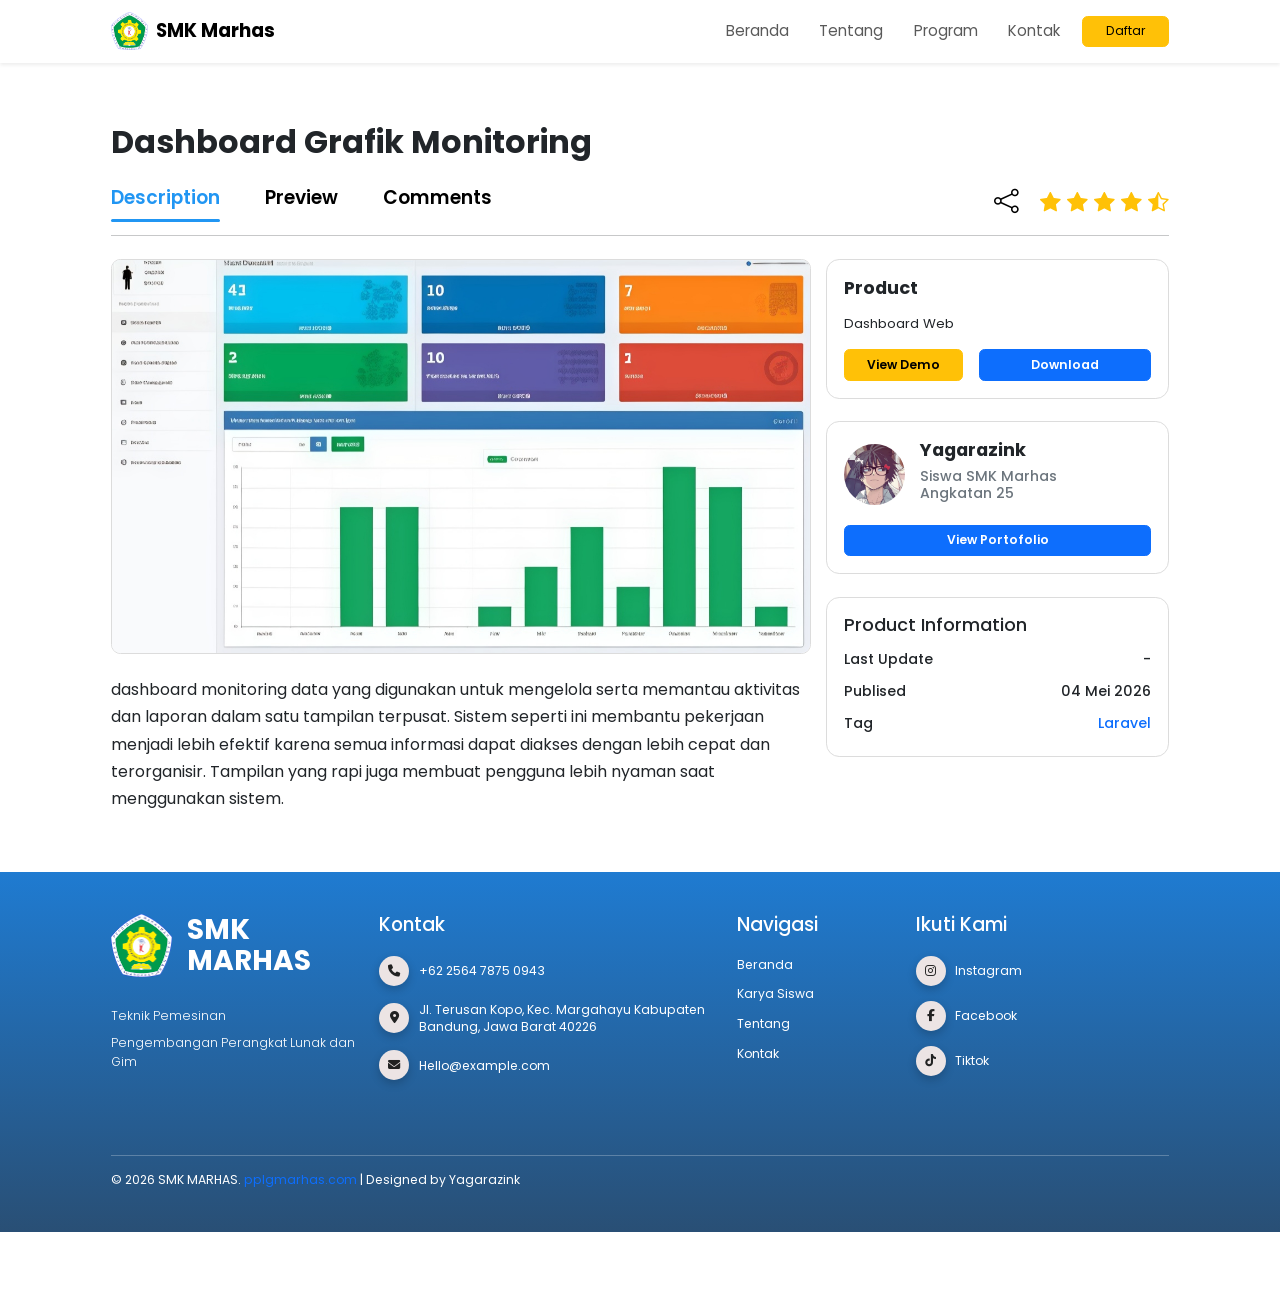
<file: hal6.html>
<!DOCTYPE html>
<html lang="en">

<head>
    <meta charset="UTF-8">
    <meta name="viewport" content="width=device-width, initial-scale=1.0">
    <title>Program Preview</title>
    <link rel="icon" href="icon.png" type="image/png">
    <!-- BOOTSTRAP -->
    <link href="https://cdn.jsdelivr.net/npm/bootstrap@5.3.8/dist/css/bootstrap.min.css" rel="stylesheet"
        integrity="sha384-sRIl4kxILFvY47J16cr9ZwB07vP4J8+LH7qKQnuqkuIAvNWLzeN8tE5YBujZqJLB" crossorigin="anonymous" />

    <!-- LINK AOS -->
    <link href="https://unpkg.com/aos@2.3.1/dist/aos.css" rel="stylesheet">

    <!-- LINK ICON -->
    <link href="https://cdn.jsdelivr.net/npm/bootstrap-icons@1.11.3/font/bootstrap-icons.css" rel="stylesheet">

    <!-- LINK CSS -->
    <link rel="stylesheet" href="style4.css">

    <!-- BOOTSTRAP ICON SOSMED -->
    <link rel="stylesheet" href="https://cdnjs.cloudflare.com/ajax/libs/font-awesome/6.5.1/css/all.min.css">

    <!-- BOOTSTRAP FONT -->
    <link href="https://fonts.googleapis.com/css2?family=Poppins:wght@300;400;500;600;700&display=swap"
        rel="stylesheet">

</head>

<body>
    <!-- NAVBAR -->
    <nav class="navbar navbar-expand-lg navbar-light bg-white shadow-sm">
        <div class="container">
            <a class="navbar-brand d-flex align-items-center" href="#">
                <img src="icon.png" alt="logo" width="40" class="me-2" />
                <strong>SMK Marhas</strong>
            </a>

            <button class="navbar-toggler" type="button" data-bs-toggle="collapse" data-bs-target="#navbarMenu">
                <span class="navbar-toggler-icon"></span>
            </button>

            <div class="collapse navbar-collapse" id="navbarMenu">
                <ul class="navbar-nav ms-auto mb-2 mb-lg-0 gap-lg-3">
                    <li class="nav-item"><a class="nav-link" href="index.html">Beranda</a></li>
                    <li class="nav-item"><a class="nav-link" href="index.html#tentang">Tentang</a></li>
                    <li class="nav-item"><a class="nav-link" href="index.html#program">Program</a></li>
                    <li class="nav-item"><a class="nav-link" href="#kontak">Kontak</a></li>
                </ul>

                <a href="hal2.html" class="btn btn-warning ms-lg-3 px-4">Daftar</a>
            </div>
        </div>
    </nav>

    <!-- SECTION PREVIEW -->
    <div class="container py-3 my-5" id="mainPage">

        <h1 class="main-title mb-4" data-aos="fade-down">
            Dashboard Grafik Monitoring
        </h1>

        <div class="d-flex justify-content-between align-items-center flex-wrap">

            <div class="d-flex gap-5">
                <button class="custom-tab active" onclick="showTab('description', this)" data-aos="fade-right"
                    data-aos-delay="100">
                    Description
                </button>

                <button class="custom-tab" onclick="showTab('preview', this)" data-aos="fade-right"
                    data-aos-delay="100">
                    Preview
                </button>

                <button class="custom-tab" onclick="showTab('comments', this)" data-aos="fade-right">
                    Comments
                </button>
            </div>

            <div class="d-flex align-items-center gap-4" data-aos="fade-left">
                <button class="share-btn" onclick="shareWebsite()">
                    <i class="bi bi-share"></i>
                </button>

                <div class="rating text-warning" style="font-size: 22px;">
                    <i class="bi bi-star-fill"></i>
                    <i class="bi bi-star-fill"></i>
                    <i class="bi bi-star-fill"></i>
                    <i class="bi bi-star-fill"></i>
                    <i class="bi bi-star-half"></i>
                </div>
            </div>

        </div>
        <hr>

        <div class="row mt-4">

            <!-- KIRI -->
            <div class="col-lg-8">

                <!-- DESCRIPTION -->
                <div class="content-section active" id="description">

                    <img src="foto3.jpeg" class="preview-img" data-aos="fade-right">

                    <div class="mt-4 fs-2" data-aos="fade-right" data-aos-delay="100">
                        dashboard monitoring data yang digunakan untuk mengelola serta memantau aktivitas dan laporan
                        dalam satu tampilan terpusat. Sistem seperti ini membantu pekerjaan menjadi lebih efektif karena
                        semua informasi dapat diakses dengan lebih cepat dan terorganisir. Tampilan yang rapi juga
                        membuat pengguna lebih nyaman saat menggunakan sistem.

                    </div>

                </div>

                <!-- PREVIEW -->
                <div class="content-section" id="preview">

                </div>
                <!-- COMMENTS -->
                <div class="content-section" id="comments">

                    <div class="comment-box mb-4">

                        <h5 class="mb-3">Tambahkan Komentar</h5>

                        <input type="text" class="form-control mb-3" id="nameInput" placeholder="Nama">

                        <textarea class="form-control mb-3" rows="4" id="commentInput"
                            placeholder="Tulis komentar"></textarea>

                        <button class="btn btn-primary" onclick="addComment()">
                            Kirim Komentar
                        </button>

                    </div>

                    <div id="commentList">

                        <div class="comment-box mb-3">
                            <div class="d-flex gap-3">

                                <img src="komen1.jpeg" class="comment-profile">

                                <div>
                                    <h6 class="mb-1">Gojo Satoru</h6>

                                    <p class="mb-0">
                                        Tampilan websitenya sangat menarik dan modern sehingga membuat pengunjung nyaman
                                        saat melihat isi halaman.
                                    </p>
                                </div>

                            </div>
                        </div>

                        <div class="comment-box mb-3">
                            <div class="d-flex gap-3">

                                <img src="komen2.jpeg" class="comment-profile">

                                <div>
                                    <h6 class="mb-1">Killua Zoldyck</h6>

                                    <p class="mb-0">
                                        Desain web terlihat rapi dengan kombinasi warna yang cocok dan memberikan kesan
                                        profesional.
                                    </p>
                                </div>

                            </div>
                        </div>

                        <div class="comment-box mb-3">
                            <div class="d-flex gap-3">

                                <img src="komen3.jpeg" class="comment-profile">

                                <div>
                                    <h6 class="mb-1">Roronoa Zoro</h6>

                                    <p class="mb-0">
                                        Navigasi pada website mudah dipahami sehingga pengguna dapat mengakses
                                        informasi dengan cepat.
                                    </p>
                                </div>

                            </div>
                        </div>

                        <div class="comment-box mb-3">
                            <div class="d-flex gap-3">

                                <img src="komen4.jpeg" class="comment-profile">

                                <div>
                                    <h6 class="mb-1">Levi Ackerman</h6>

                                    <p class="mb-0">
                                        Website memiliki layout yang responsif dan tampil baik di berbagai ukuran layar.
                                    </p>
                                </div>

                            </div>
                        </div>

                        <div class="comment-box mb-3">
                            <div class="d-flex gap-3">

                                <img src="komen5.jpeg" class="comment-profile">

                                <div>
                                    <h6 class="mb-1">Itachi Uchiha</h6>

                                    <p class="mb-0">
                                        Penggunaan animasi dan elemen visual membuat website terlihat lebih hidup dan
                                        tidak membosankan.
                                    </p>
                                </div>

                            </div>
                        </div>

                    </div>

                </div>

            </div>

            <!-- KANAN -->
            <div class="col-lg-4">

                <!-- PRODUCT -->
                <div class="side-card mb-4" data-aos="fade-left">

                    <h2 class="fw-bold mb-3">Product</h2>

                    <p>
                        Dashboard Web
                    </p>

                    <!-- BUTTON PRODUCT -->
                    <div class="row mt-3">
                        <div class="col-5">
                            <button class="btn btn-warning w-100 fw-semibold">
                                View Demo
                            </button>
                        </div>

                        <div class="col-7">
                            <button class="btn btn-primary w-100 fw-semibold">
                                Download
                            </button>
                        </div>
                    </div>
                </div>

                <!-- USER -->
                <div class="side-card mb-4" data-aos="fade-left" data-aos-delay="100">

                    <div class="d-flex gap-3 align-items-center">

                        <img src="profil.jpeg" class="profile-img">

                        <div>
                            <h2 class="fw-bold">
                                Yagarazink
                            </h2>

                            <h4 class="text-secondary">
                                Siswa SMK Marhas <br>
                                Angkatan 25
                            </h4>
                        </div>

                    </div>

                    <!-- BUTTON PORTOFOLIO -->
                    <button class="btn btn-primary w-100 fw-semibold mt-3" onclick="openPortfolio()">
                        View Portofolio
                    </button>

                </div>

                <!-- INFO -->
                <div class="side-card" data-aos="fade-left" data-aos-delay="200">

                    <h2 class="mb-3">
                        Product Information
                    </h2>

                    <div class="d-flex justify-content-between mb-2">
                        <h4>Last Update</h4>
                        <h4>-</h4>
                    </div>

                    <div class="d-flex justify-content-between mb-2">
                        <h4>Publised</h4>
                        <h4>04 Mei 2026</h4>
                    </div>

                    <div class="d-flex justify-content-between">
                        <h4>Tag</h4>

                        <h4 class="text-primary">
                            Laravel
                        </h4>
                    </div>

                </div>

            </div>

        </div>

    </div>

    <!-- HALAMAN PORTOFOLIO -->
    <div class="container py-5 portfolio-page" id="portfolioPage">

        <!-- HEADER -->
        <div class="d-flex justify-content-between align-items-center flex-wrap gap-3 mb-5">

            <button class="btn btn-dark px-4 py-2" onclick="backToMain()" data-aos="fade-right">
                <i class="bi bi-arrow-left"></i>
                Kembali
            </button>

            <div class="text-end" data-aos="fade-left">
                <h2 class="fw-bold mb-1">
                    Portofolio User
                </h2>

                <p class="text-secondary mb-0">
                    Kumpulan project dan karya terbaik siswa PPLG
                </p>
            </div>

        </div>

        <!-- PROFILE -->
        <div class="card border-0 shadow-sm rounded-4 overflow-hidden mb-5" data-aos="zoom-in-up" data-aos-delay="100">

            <div class="row g-0 align-items-center">

                <div class="col-lg-4 text-center bg-light p-4">

                    <img src="profil.jpeg" class="rounded-circle mb-3"
                        style="width: 150px; height: 150px; object-fit: cover;">

                    <h3 class="fw-bold mb-1">
                        Yagarazink
                    </h3>

                    <p class="text-secondary mb-3">
                        UI/UX Designer & Laravel Developer
                    </p>

                    <div class="d-flex justify-content-center gap-3 fs-4">

                        <a href="#" class="text-dark">
                            <i class="bi bi-instagram"></i>
                        </a>

                        <a href="#" class="text-dark">
                            <i class="bi bi-github"></i>
                        </a>

                        <a href="#" class="text-dark">
                            <i class="bi bi-linkedin"></i>
                        </a>

                    </div>

                </div>

                <div class="col-lg-8 p-4 p-lg-5">

                    <h3 class="fw-bold mb-3">
                        Tentang Saya
                    </h3>

                    <p class="text-secondary lh-lg">
                        Saya adalah siswa jurusan Pengembangan Perangkat Lunak dan Gim (PPLG)
                        yang memiliki minat dalam pengembangan website modern, UI/UX Design,
                        dan Laravel Development. Saya senang membuat tampilan website yang modern,
                        responsive, dan nyaman digunakan oleh pengguna.
                    </p>

                    <div class="row mt-4 g-4">

                        <div class="col-md-4">
                            <div class="border rounded-4 p-3 text-center h-100">
                                <h2 class="fw-bold text-primary">
                                    25+
                                </h2>

                                <p class="mb-0 text-secondary">
                                    Total Project
                                </p>
                            </div>
                        </div>

                        <div class="col-md-4">
                            <div class="border rounded-4 p-3 text-center h-100">
                                <h2 class="fw-bold text-success">
                                    15+
                                </h2>

                                <p class="mb-0 text-secondary">
                                    Website Responsive
                                </p>
                            </div>
                        </div>

                        <div class="col-md-4">
                            <div class="border rounded-4 p-3 text-center h-100">
                                <h2 class="fw-bold text-warning">
                                    5★
                                </h2>

                                <p class="mb-0 text-secondary">
                                    Rating Project
                                </p>
                            </div>
                        </div>

                    </div>

                </div>

            </div>

        </div>

        <!-- SKILL -->
        <div class="card border-0 shadow-sm rounded-4 p-4 mb-5" data-aos="zoom-in-up">

            <h3 class="fw-bold mb-4">
                Skill & Teknologi
            </h3>

            <div class="row g-4">

                <div class="col-md-3 col-6">
                    <div class="border rounded-4 p-4 text-center h-100">

                        <i class="bi bi-filetype-html fs-1 text-danger"></i>

                        <h5 class="mt-3 fw-bold">
                            HTML
                        </h5>

                        <p class="text-secondary mb-0">
                            Website Structure
                        </p>

                    </div>
                </div>

                <div class="col-md-3 col-6">
                    <div class="border rounded-4 p-4 text-center h-100">

                        <i class="bi bi-filetype-css fs-1 text-primary"></i>

                        <h5 class="mt-3 fw-bold">
                            CSS
                        </h5>

                        <p class="text-secondary mb-0">
                            Modern Styling
                        </p>

                    </div>
                </div>

                <div class="col-md-3 col-6">
                    <div class="border rounded-4 p-4 text-center h-100">

                        <i class="bi bi-filetype-js fs-1 text-warning"></i>

                        <h5 class="mt-3 fw-bold">
                            JavaScript
                        </h5>

                        <p class="text-secondary mb-0">
                            Interactive Website
                        </p>

                    </div>
                </div>

                <div class="col-md-3 col-6">
                    <div class="border rounded-4 p-4 text-center h-100">

                        <i class="bi bi-code-slash fs-1 text-success"></i>

                        <h5 class="mt-3 fw-bold">
                            Laravel
                        </h5>

                        <p class="text-secondary mb-0">
                            Backend Framework
                        </p>

                    </div>
                </div>

            </div>

        </div>

        <!-- PROJECT -->
        <h3 class="fw-bold mb-4" data-aos="fade-right">
            Project Terbaru
        </h3>

        <div class="row">

            <!-- CARD 1 -->
            <div class="col-lg-4 col-md-6 mb-4" data-aos="fade-up">

                <div class="card border-0 shadow-sm rounded-4 overflow-hidden h-100">

                    <img src="foto11.jpeg" class="card-img-top" style="height: 220px; object-fit: cover;">

                    <div class="card-body p-4">

                        <span class="badge bg-primary mb-3">
                            Laravel
                        </span>

                        <h4 class="fw-bold">
                            Dashboard Monitoring
                        </h4>

                        <p class="text-secondary">
                            Dashboard modern untuk monitoring data sekolah dan siswa.
                        </p>

                        <div class="d-flex justify-content-between align-items-center mt-4">

                            <div class="text-warning">
                                <i class="bi bi-star-fill"></i>
                                <i class="bi bi-star-fill"></i>
                                <i class="bi bi-star-fill"></i>
                                <i class="bi bi-star-fill"></i>
                                <i class="bi bi-star-half"></i>
                            </div>

                            <button class="btn btn-primary rounded-pill px-4">
                                Preview
                            </button>

                        </div>

                    </div>

                </div>

            </div>

            <!-- CARD 2 -->
            <div class="col-lg-4 col-md-6 mb-4" data-aos="fade-up" data-aos-delay="100">

                <div class="card border-0 shadow-sm rounded-4 overflow-hidden h-100">

                    <img src="foto12.jpeg" class="card-img-top" style="height: 220px; object-fit: cover;">

                    <div class="card-body p-4">

                        <span class="badge bg-success mb-3">
                            UI/UX
                        </span>

                        <h4 class="fw-bold">
                            UI Mobile App
                        </h4>

                        <p class="text-secondary">
                            Desain aplikasi mobile modern dengan tampilan clean.
                        </p>

                        <div class="d-flex justify-content-between align-items-center mt-4">

                            <div class="text-warning">
                                <i class="bi bi-star-fill"></i>
                                <i class="bi bi-star-fill"></i>
                                <i class="bi bi-star-fill"></i>
                                <i class="bi bi-star-fill"></i>
                                <i class="bi bi-star-fill"></i>
                            </div>

                            <button class="btn btn-success rounded-pill px-4">
                                Preview
                            </button>

                        </div>

                    </div>

                </div>

            </div>

            <!-- CARD 3 -->
            <div class="col-lg-4 col-md-6 mb-4" data-aos="fade-up" data-aos-delay="200">

                <div class="card border-0 shadow-sm rounded-4 overflow-hidden h-100">

                    <img src="foto3.jpeg" class="card-img-top" style="height: 220px; object-fit: cover;">

                    <div class="card-body p-4">

                        <span class="badge bg-warning text-dark mb-3">
                            Website
                        </span>

                        <h4 class="fw-bold">
                            Sistem Informasi
                        </h4>

                        <p class="text-secondary">
                            Website sistem informasi berbasis Laravel dan Bootstrap.
                        </p>

                        <div class="d-flex justify-content-between align-items-center mt-4">

                            <div class="text-warning">
                                <i class="bi bi-star-fill"></i>
                                <i class="bi bi-star-fill"></i>
                                <i class="bi bi-star-fill"></i>
                                <i class="bi bi-star-half"></i>
                                <i class="bi bi-star"></i>
                            </div>

                            <button class="btn btn-warning rounded-pill px-4">
                                Preview
                            </button>

                        </div>

                    </div>

                </div>

            </div>

        </div>

        <!-- CONTACT -->
        <div class="card border-0 shadow-sm rounded-4 p-5 mt-5 text-center" data-aos="zoom-in-up">

            <h2 class="fw-bold mb-3">
                Tertarik Dengan Project Saya?
            </h2>

            <p class="text-secondary mb-4">
                Hubungi saya untuk kerja sama project website, UI/UX Design,
                maupun pengembangan aplikasi modern.
            </p>

            <div class="d-flex justify-content-center gap-3 flex-wrap">

                <button class="btn btn-primary px-4 py-2 rounded-pill">
                    <i class="bi bi-envelope-fill"></i>
                    Contact Me
                </button>

                <button class="btn btn-dark px-4 py-2 rounded-pill">
                    <i class="bi bi-github"></i>
                    Github
                </button>

            </div>

        </div>

    </div>

    <!-- FOOTER -->
    <footer class="footer" id="kontak">
        <div class="container">
            <div class="row justify-content-center gy-5">

                <!-- LOGO -->
                <div class="col-lg-3" data-aos="fade-up">
                    <div class="d-flex align-items-start mb-4" style="gap: 1rem !important;">
                        <img src="icon.png" alt="" class="footer-logo">
                        <h1 class="footer-title">
                            SMK <br>
                            MARHAS
                        </h1>
                    </div>
                    <p class="footer-jurusan">
                        Teknik Pemesinan
                    </p>
                    <p class="footer-jurusan">
                        Pengembangan Perangkat
                        Lunak dan Gim
                    </p>
                </div>

                <!-- KONTAK -->
                <div class="col-lg-4" data-aos="fade-up" data-aos-delay="100">

                    <h2 class="footer-heading">
                        Kontak
                    </h2>
                    <div class="contact-item">
                        <div class="contact-icon">
                            <i class="fa-solid fa-phone"></i>
                        </div>
                        <div class="contact-text">
                            +62 2564 7875 0943
                        </div>
                    </div>

                    <div class="contact-item">
                        <div class="contact-icon">
                            <i class="fa-solid fa-location-dot"></i>
                        </div>
                        <div class="contact-text">
                            Jl. Terusan Kopo, Kec. Margahayu
                            Kabupaten Bandung, Jawa Barat
                            40226
                        </div>
                    </div>

                    <div class="contact-item">
                        <div class="contact-icon">
                            <i class="fa-solid fa-envelope"></i>
                        </div>
                        <div class="contact-text">
                            Hello@example.com
                        </div>
                    </div>

                </div>

                <!-- NAVIGASI -->
                <div class="col-lg-2" data-aos="fade-up" data-aos-delay="200">

                    <h2 class="footer-heading">
                        Navigasi
                    </h2>

                    <a href="index.html" class="nav-link-footer">Beranda</a>
                    <a href="index.html#program" class="nav-link-footer">Karya Siswa</a>
                    <a href="index.html#tentang" class="nav-link-footer">Tentang</a>
                    <a href="#kontak" class="nav-link-footer">Kontak</a>

                </div>

                <!-- SOSIAL MEDIA -->
                <div class="col-lg-3" data-aos="fade-up" data-aos-delay="300">

                    <h2 class="footer-heading">
                        Ikuti Kami
                    </h2>

                    <div class="social-item">
                        <div class="social-icon">
                            <i class="fa-brands fa-instagram"></i>
                        </div>
                        <div class="social-text">
                            <a class="nav-link" href="https://share.google/nK01pwl4Do9pKI13U">Instagram</a>
                        </div>
                    </div>

                    <div class="social-item">
                        <div class="social-icon">
                            <i class="fa-brands fa-facebook-f"></i>
                        </div>
                        <div class="social-text">
                            <a class="nav-link" href="https://share.google/HTX61zP6y6QwtTzAF">Facebook</a>
                        </div>
                    </div>

                    <div class="social-item">
                        <div class="social-icon">
                            <i class="fa-brands fa-tiktok"></i>
                        </div>
                        <div class="social-text">
                            <a class="nav-link" href="https://share.google/s8LKiqpSc1kr0VuD3">Tiktok</a>
                        </div>
                    </div>

                </div>

                <!-- COPYRIGHT -->
                <div class="social-text">
                    <hr>
                    © 2026 SMK MARHAS. <span class="text-primary">pplgmarhas.com</span> | Designed by Yagarazink
                </div>

            </div>
        </div>
    </footer>
</body>

<!-- SCRIPT BOOTSTRAP -->
<script src="https://cdn.jsdelivr.net/npm/bootstrap@5.3.8/dist/js/bootstrap.bundle.min.js"
    integrity="sha384-FKyoEForCGlyvwx9Hj09JcYn3nv7wiPVlz7YYwJrWVcXK/BmnVDxM+D2scQbITxI" crossorigin="anonymous">
    </script>

<!-- SCRIIPT AOS -->
<script src="https://unpkg.com/aos@2.3.1/dist/aos.js"></script>
<script>

    AOS.init({
        once: true,
        duration: 500,
        offset: 80
    });

    function refreshPortfolioAOS() {

        document.querySelectorAll('#portfolioPage [data-aos]').forEach((el) => {

            el.classList.remove('aos-animate');

        });

        setTimeout(() => {

            AOS.refreshHard();

        }, 100);

    }

    function showTab(id, element) {

        document.querySelectorAll('.content-section').forEach(section => {
            section.classList.remove('active');
        });

        document.getElementById(id).classList.add('active');

        document.querySelectorAll('.custom-tab').forEach(btn => {
            btn.classList.remove('active');
        });

        element.classList.add('active');
    }

    function shareWebsite() {

        if (navigator.share) {

            navigator.share({
                title: 'Website Buatan Yagarazink',
                text: 'Lihat website keren ini!',
                url: window.location.href
            });

        } else {
            alert('Browser tidak mendukung fitur share');
        }
    }

    function addComment() {

        let name = document.getElementById('nameInput').value;
        let comment = document.getElementById('commentInput').value;

        if (name === '' || comment === '') {
            alert('Isi dulu kocak!');
            return;
        }

        let commentHTML = `
        
        <div class="comment-box mb-3">
            <div class="d-flex gap-3">

                <img src="profil.jpeg" class="comment-profile">

                <div>
                    <h6 class="mb-1">${name}</h6>

                    <p class="mb-0">
                        ${comment}
                    </p>
                </div>

            </div>
        </div>

        `;

        document.getElementById('commentList').innerHTML += commentHTML;

        document.getElementById('nameInput').value = '';
        document.getElementById('commentInput').value = '';
    }

    function openPortfolio() {

        document.getElementById('mainPage').style.display = 'none';
        document.getElementById('portfolioPage').style.display = 'block';
        refreshPortfolioAOS();
    }

    function backToMain() {

        document.getElementById('mainPage').style.display = 'block';
        document.getElementById('portfolioPage').style.display = 'none';
    }

</script>

</html>
</file>
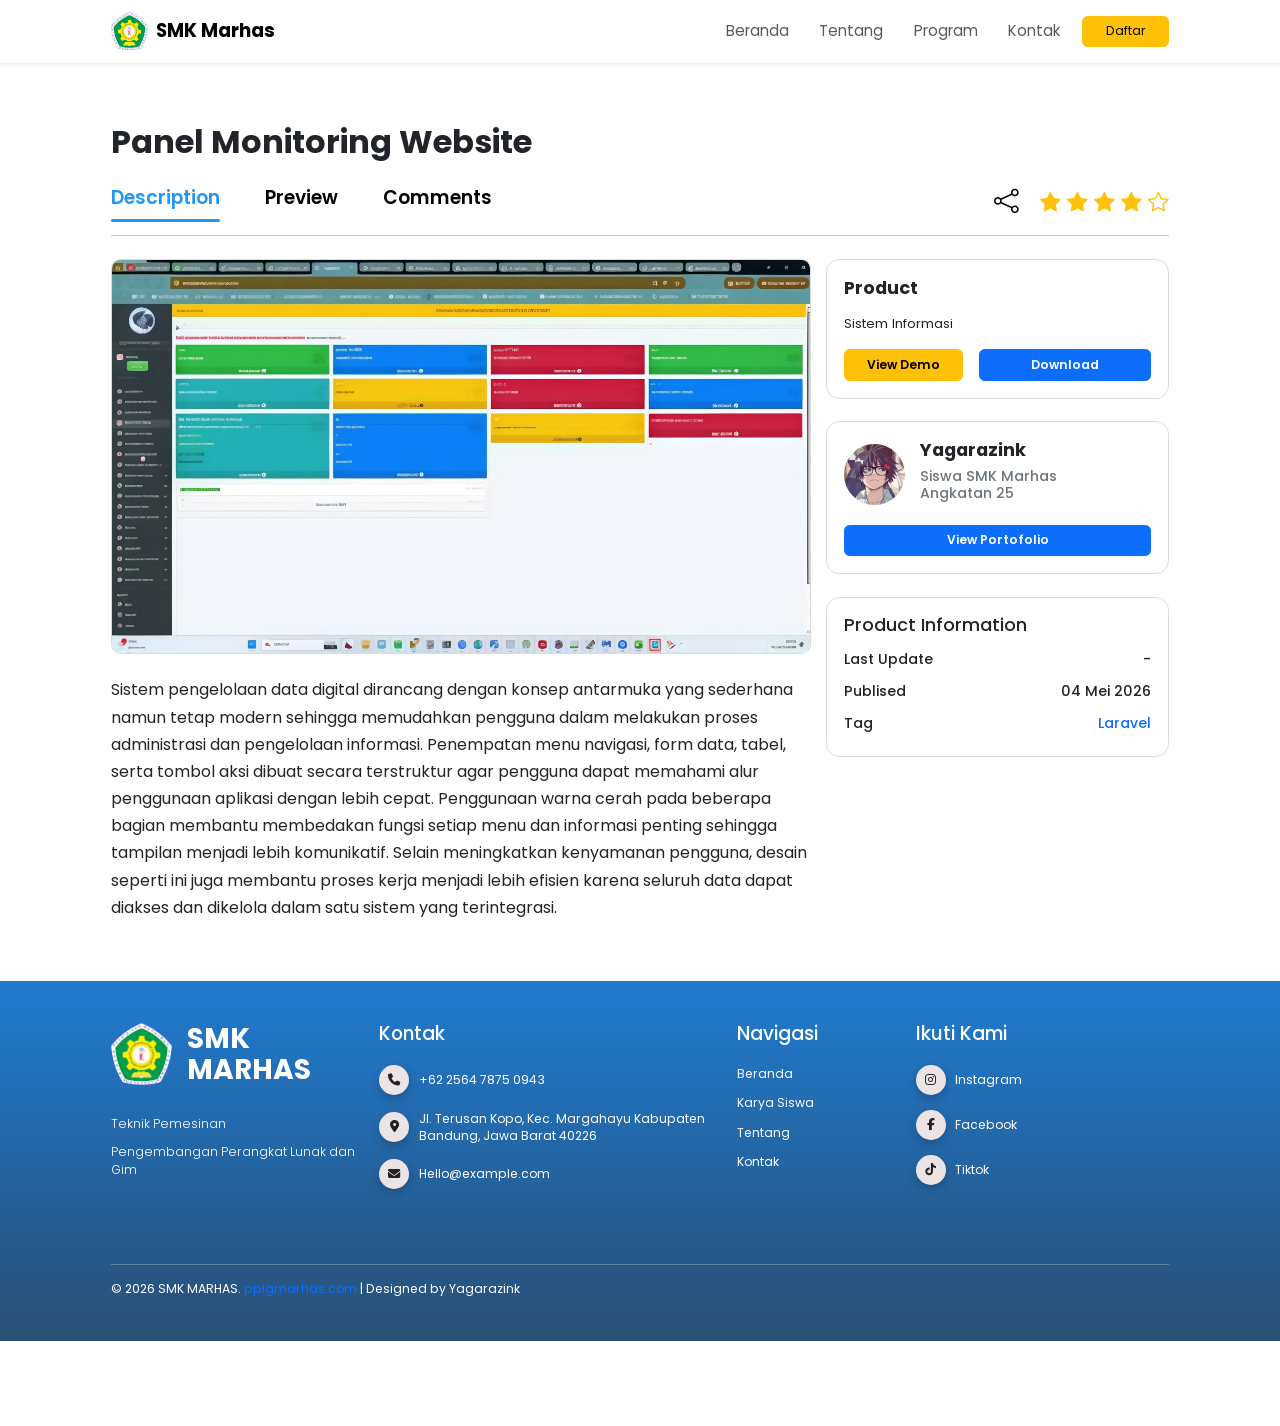
<file: hal7.html>
<!DOCTYPE html>
<html lang="en">

<head>
    <meta charset="UTF-8">
    <meta name="viewport" content="width=device-width, initial-scale=1.0">
    <title>Program Preview</title>
    <link rel="icon" href="icon.png" type="image/png">
    <!-- BOOTSTRAP -->
    <link href="https://cdn.jsdelivr.net/npm/bootstrap@5.3.8/dist/css/bootstrap.min.css" rel="stylesheet"
        integrity="sha384-sRIl4kxILFvY47J16cr9ZwB07vP4J8+LH7qKQnuqkuIAvNWLzeN8tE5YBujZqJLB" crossorigin="anonymous" />

    <!-- LINK AOS -->
    <link href="https://unpkg.com/aos@2.3.1/dist/aos.css" rel="stylesheet">

    <!-- LINK ICON -->
    <link href="https://cdn.jsdelivr.net/npm/bootstrap-icons@1.11.3/font/bootstrap-icons.css" rel="stylesheet">

    <!-- LINK CSS -->
    <link rel="stylesheet" href="style4.css">

    <!-- BOOTSTRAP ICON SOSMED -->
    <link rel="stylesheet" href="https://cdnjs.cloudflare.com/ajax/libs/font-awesome/6.5.1/css/all.min.css">

    <!-- BOOTSTRAP FONT -->
    <link href="https://fonts.googleapis.com/css2?family=Poppins:wght@300;400;500;600;700&display=swap"
        rel="stylesheet">

</head>

<body>
    <!-- NAVBAR -->
    <nav class="navbar navbar-expand-lg navbar-light bg-white shadow-sm">
        <div class="container">
            <a class="navbar-brand d-flex align-items-center" href="#">
                <img src="icon.png" alt="logo" width="40" class="me-2" />
                <strong>SMK Marhas</strong>
            </a>

            <button class="navbar-toggler" type="button" data-bs-toggle="collapse" data-bs-target="#navbarMenu">
                <span class="navbar-toggler-icon"></span>
            </button>

            <div class="collapse navbar-collapse" id="navbarMenu">
                <ul class="navbar-nav ms-auto mb-2 mb-lg-0 gap-lg-3">
                    <li class="nav-item"><a class="nav-link" href="index.html">Beranda</a></li>
                    <li class="nav-item"><a class="nav-link" href="index.html#tentang">Tentang</a></li>
                    <li class="nav-item"><a class="nav-link" href="index.html#program">Program</a></li>
                    <li class="nav-item"><a class="nav-link" href="#kontak">Kontak</a></li>
                </ul>

                <a href="hal2.html" class="btn btn-warning ms-lg-3 px-4">Daftar</a>
            </div>
        </div>
    </nav>

    <!-- SECTION PREVIEW -->
    <div class="container py-3 my-5" id="mainPage">

        <h1 class="main-title mb-4" data-aos="fade-down">
            Panel Monitoring Website
        </h1>

        <div class="d-flex justify-content-between align-items-center flex-wrap">

            <div class="d-flex gap-5">
                <button class="custom-tab active" onclick="showTab('description', this)" data-aos="fade-right"
                    data-aos-delay="100">
                    Description
                </button>

                <button class="custom-tab" onclick="showTab('preview', this)" data-aos="fade-right"
                    data-aos-delay="100">
                    Preview
                </button>

                <button class="custom-tab" onclick="showTab('comments', this)" data-aos="fade-right">
                    Comments
                </button>
            </div>

            <div class="d-flex align-items-center gap-4" data-aos="fade-left">
                <button class="share-btn" onclick="shareWebsite()">
                    <i class="bi bi-share"></i>
                </button>

                <div class="rating text-warning" style="font-size: 22px;">
                    <i class="bi bi-star-fill"></i>
                    <i class="bi bi-star-fill"></i>
                    <i class="bi bi-star-fill"></i>
                    <i class="bi bi-star-fill"></i>
                    <i class="bi bi-star"></i>
                </div>
            </div>

        </div>
        <hr>

        <div class="row mt-4">

            <!-- KIRI -->
            <div class="col-lg-8">

                <!-- DESCRIPTION -->
                <div class="content-section active" id="description">

                    <img src="foto4.jpeg" class="preview-img" data-aos="fade-right">

                    <div class="mt-4 fs-2" data-aos="fade-right" data-aos-delay="100">
                        Sistem pengelolaan data digital dirancang dengan konsep antarmuka yang sederhana namun tetap
                        modern sehingga memudahkan pengguna dalam melakukan proses administrasi dan pengelolaan
                        informasi. Penempatan menu navigasi, form data, tabel, serta tombol aksi dibuat secara
                        terstruktur agar pengguna dapat memahami alur penggunaan aplikasi dengan lebih cepat. Penggunaan
                        warna cerah pada beberapa bagian membantu membedakan fungsi setiap menu dan informasi penting
                        sehingga tampilan menjadi lebih komunikatif. Selain meningkatkan kenyamanan pengguna, desain
                        seperti ini juga membantu proses kerja menjadi lebih efisien karena seluruh data dapat diakses
                        dan dikelola dalam satu sistem yang terintegrasi.
                    </div>

                </div>

                <!-- PREVIEW -->
                <div class="content-section" id="preview">

                </div>
                <!-- COMMENTS -->
                <div class="content-section" id="comments">

                    <div class="comment-box mb-4">

                        <h5 class="mb-3">Tambahkan Komentar</h5>

                        <input type="text" class="form-control mb-3" id="nameInput" placeholder="Nama">

                        <textarea class="form-control mb-3" rows="4" id="commentInput"
                            placeholder="Tulis komentar"></textarea>

                        <button class="btn btn-primary" onclick="addComment()">
                            Kirim Komentar
                        </button>

                    </div>

                    <div id="commentList">

                        <div class="comment-box mb-3">
                            <div class="d-flex gap-3">

                                <img src="komen1.jpeg" class="comment-profile">

                                <div>
                                    <h6 class="mb-1">Gojo Satoru</h6>

                                    <p class="mb-0">
                                        Tampilan websitenya sangat menarik dan modern sehingga membuat pengunjung nyaman
                                        saat melihat isi halaman.
                                    </p>
                                </div>

                            </div>
                        </div>

                        <div class="comment-box mb-3">
                            <div class="d-flex gap-3">

                                <img src="komen2.jpeg" class="comment-profile">

                                <div>
                                    <h6 class="mb-1">Killua Zoldyck</h6>

                                    <p class="mb-0">
                                        Desain web terlihat rapi dengan kombinasi warna yang cocok dan memberikan kesan
                                        profesional.
                                    </p>
                                </div>

                            </div>
                        </div>

                        <div class="comment-box mb-3">
                            <div class="d-flex gap-3">

                                <img src="komen3.jpeg" class="comment-profile">

                                <div>
                                    <h6 class="mb-1">Roronoa Zoro</h6>

                                    <p class="mb-0">
                                        Navigasi pada website mudah dipahami sehingga pengguna dapat mengakses
                                        informasi dengan cepat.
                                    </p>
                                </div>

                            </div>
                        </div>

                        <div class="comment-box mb-3">
                            <div class="d-flex gap-3">

                                <img src="komen4.jpeg" class="comment-profile">

                                <div>
                                    <h6 class="mb-1">Levi Ackerman</h6>

                                    <p class="mb-0">
                                        Website memiliki layout yang responsif dan tampil baik di berbagai ukuran layar.
                                    </p>
                                </div>

                            </div>
                        </div>

                        <div class="comment-box mb-3">
                            <div class="d-flex gap-3">

                                <img src="komen5.jpeg" class="comment-profile">

                                <div>
                                    <h6 class="mb-1">Itachi Uchiha</h6>

                                    <p class="mb-0">
                                        Penggunaan animasi dan elemen visual membuat website terlihat lebih hidup dan
                                        tidak membosankan.
                                    </p>
                                </div>

                            </div>
                        </div>

                    </div>

                </div>

            </div>

            <!-- KANAN -->
            <div class="col-lg-4">

                <!-- PRODUCT -->
                <div class="side-card mb-4" data-aos="fade-left">

                    <h2 class="fw-bold mb-3">Product</h2>

                    <p>
                        Sistem Informasi
                    </p>

                    <!-- BUTTON PRODUCT -->
                    <div class="row mt-3">
                        <div class="col-5">
                            <button class="btn btn-warning w-100 fw-semibold">
                                View Demo
                            </button>
                        </div>

                        <div class="col-7">
                            <button class="btn btn-primary w-100 fw-semibold">
                                Download
                            </button>
                        </div>
                    </div>
                </div>

                <!-- USER -->
                <div class="side-card mb-4" data-aos="fade-left" data-aos-delay="100">

                    <div class="d-flex gap-3 align-items-center">

                        <img src="profil.jpeg" class="profile-img">

                        <div>
                            <h2 class="fw-bold">
                                Yagarazink
                            </h2>

                            <h4 class="text-secondary">
                                Siswa SMK Marhas <br>
                                Angkatan 25
                            </h4>
                        </div>

                    </div>

                    <!-- BUTTON PORTOFOLIO -->
                    <button class="btn btn-primary w-100 fw-semibold mt-3" onclick="openPortfolio()">
                        View Portofolio
                    </button>

                </div>

                <!-- INFO -->
                <div class="side-card" data-aos="fade-left" data-aos-delay="200">

                    <h2 class="mb-3">
                        Product Information
                    </h2>

                    <div class="d-flex justify-content-between mb-2">
                        <h4>Last Update</h4>
                        <h4>-</h4>
                    </div>

                    <div class="d-flex justify-content-between mb-2">
                        <h4>Publised</h4>
                        <h4>04 Mei 2026</h4>
                    </div>

                    <div class="d-flex justify-content-between">
                        <h4>Tag</h4>

                        <h4 class="text-primary">
                            Laravel
                        </h4>
                    </div>

                </div>

            </div>

        </div>

    </div>

    <!-- HALAMAN PORTOFOLIO -->
    <div class="container py-5 portfolio-page" id="portfolioPage">

        <!-- HEADER -->
        <div class="d-flex justify-content-between align-items-center flex-wrap gap-3 mb-5">

            <button class="btn btn-dark px-4 py-2" onclick="backToMain()" data-aos="fade-right">
                <i class="bi bi-arrow-left"></i>
                Kembali
            </button>

            <div class="text-end" data-aos="fade-left">
                <h2 class="fw-bold mb-1">
                    Portofolio User
                </h2>

                <p class="text-secondary mb-0">
                    Kumpulan project dan karya terbaik siswa PPLG
                </p>
            </div>

        </div>

        <!-- PROFILE -->
        <div class="card border-0 shadow-sm rounded-4 overflow-hidden mb-5" data-aos="zoom-in-up" data-aos-delay="100">

            <div class="row g-0 align-items-center">

                <div class="col-lg-4 text-center bg-light p-4">

                    <img src="profil.jpeg" class="rounded-circle mb-3"
                        style="width: 150px; height: 150px; object-fit: cover;">

                    <h3 class="fw-bold mb-1">
                        Yagarazink
                    </h3>

                    <p class="text-secondary mb-3">
                        UI/UX Designer & Laravel Developer
                    </p>

                    <div class="d-flex justify-content-center gap-3 fs-4">

                        <a href="#" class="text-dark">
                            <i class="bi bi-instagram"></i>
                        </a>

                        <a href="#" class="text-dark">
                            <i class="bi bi-github"></i>
                        </a>

                        <a href="#" class="text-dark">
                            <i class="bi bi-linkedin"></i>
                        </a>

                    </div>

                </div>

                <div class="col-lg-8 p-4 p-lg-5">

                    <h3 class="fw-bold mb-3">
                        Tentang Saya
                    </h3>

                    <p class="text-secondary lh-lg">
                        Saya adalah siswa jurusan Pengembangan Perangkat Lunak dan Gim (PPLG)
                        yang memiliki minat dalam pengembangan website modern, UI/UX Design,
                        dan Laravel Development. Saya senang membuat tampilan website yang modern,
                        responsive, dan nyaman digunakan oleh pengguna.
                    </p>

                    <div class="row mt-4 g-4">

                        <div class="col-md-4">
                            <div class="border rounded-4 p-3 text-center h-100">
                                <h2 class="fw-bold text-primary">
                                    25+
                                </h2>

                                <p class="mb-0 text-secondary">
                                    Total Project
                                </p>
                            </div>
                        </div>

                        <div class="col-md-4">
                            <div class="border rounded-4 p-3 text-center h-100">
                                <h2 class="fw-bold text-success">
                                    15+
                                </h2>

                                <p class="mb-0 text-secondary">
                                    Website Responsive
                                </p>
                            </div>
                        </div>

                        <div class="col-md-4">
                            <div class="border rounded-4 p-3 text-center h-100">
                                <h2 class="fw-bold text-warning">
                                    5★
                                </h2>

                                <p class="mb-0 text-secondary">
                                    Rating Project
                                </p>
                            </div>
                        </div>

                    </div>

                </div>

            </div>

        </div>

        <!-- SKILL -->
        <div class="card border-0 shadow-sm rounded-4 p-4 mb-5" data-aos="zoom-in-up">

            <h3 class="fw-bold mb-4">
                Skill & Teknologi
            </h3>

            <div class="row g-4">

                <div class="col-md-3 col-6">
                    <div class="border rounded-4 p-4 text-center h-100">

                        <i class="bi bi-filetype-html fs-1 text-danger"></i>

                        <h5 class="mt-3 fw-bold">
                            HTML
                        </h5>

                        <p class="text-secondary mb-0">
                            Website Structure
                        </p>

                    </div>
                </div>

                <div class="col-md-3 col-6">
                    <div class="border rounded-4 p-4 text-center h-100">

                        <i class="bi bi-filetype-css fs-1 text-primary"></i>

                        <h5 class="mt-3 fw-bold">
                            CSS
                        </h5>

                        <p class="text-secondary mb-0">
                            Modern Styling
                        </p>

                    </div>
                </div>

                <div class="col-md-3 col-6">
                    <div class="border rounded-4 p-4 text-center h-100">

                        <i class="bi bi-filetype-js fs-1 text-warning"></i>

                        <h5 class="mt-3 fw-bold">
                            JavaScript
                        </h5>

                        <p class="text-secondary mb-0">
                            Interactive Website
                        </p>

                    </div>
                </div>

                <div class="col-md-3 col-6">
                    <div class="border rounded-4 p-4 text-center h-100">

                        <i class="bi bi-code-slash fs-1 text-success"></i>

                        <h5 class="mt-3 fw-bold">
                            Laravel
                        </h5>

                        <p class="text-secondary mb-0">
                            Backend Framework
                        </p>

                    </div>
                </div>

            </div>

        </div>

        <!-- PROJECT -->
        <h3 class="fw-bold mb-4" data-aos="fade-right">
            Project Terbaru
        </h3>

        <div class="row">

            <!-- CARD 1 -->
            <div class="col-lg-4 col-md-6 mb-4" data-aos="fade-up">

                <div class="card border-0 shadow-sm rounded-4 overflow-hidden h-100">

                    <img src="foto11.jpeg" class="card-img-top" style="height: 220px; object-fit: cover;">

                    <div class="card-body p-4">

                        <span class="badge bg-primary mb-3">
                            Laravel
                        </span>

                        <h4 class="fw-bold">
                            Dashboard Monitoring
                        </h4>

                        <p class="text-secondary">
                            Dashboard modern untuk monitoring data sekolah dan siswa.
                        </p>

                        <div class="d-flex justify-content-between align-items-center mt-4">

                            <div class="text-warning">
                                <i class="bi bi-star-fill"></i>
                                <i class="bi bi-star-fill"></i>
                                <i class="bi bi-star-fill"></i>
                                <i class="bi bi-star-fill"></i>
                                <i class="bi bi-star-half"></i>
                            </div>

                            <button class="btn btn-primary rounded-pill px-4">
                                Preview
                            </button>

                        </div>

                    </div>

                </div>

            </div>

            <!-- CARD 2 -->
            <div class="col-lg-4 col-md-6 mb-4" data-aos="fade-up" data-aos-delay="100">

                <div class="card border-0 shadow-sm rounded-4 overflow-hidden h-100">

                    <img src="foto12.jpeg" class="card-img-top" style="height: 220px; object-fit: cover;">

                    <div class="card-body p-4">

                        <span class="badge bg-success mb-3">
                            UI/UX
                        </span>

                        <h4 class="fw-bold">
                            UI Mobile App
                        </h4>

                        <p class="text-secondary">
                            Desain aplikasi mobile modern dengan tampilan clean.
                        </p>

                        <div class="d-flex justify-content-between align-items-center mt-4">

                            <div class="text-warning">
                                <i class="bi bi-star-fill"></i>
                                <i class="bi bi-star-fill"></i>
                                <i class="bi bi-star-fill"></i>
                                <i class="bi bi-star-fill"></i>
                                <i class="bi bi-star-fill"></i>
                            </div>

                            <button class="btn btn-success rounded-pill px-4">
                                Preview
                            </button>

                        </div>

                    </div>

                </div>

            </div>

            <!-- CARD 3 -->
            <div class="col-lg-4 col-md-6 mb-4" data-aos="fade-up" data-aos-delay="200">

                <div class="card border-0 shadow-sm rounded-4 overflow-hidden h-100">

                    <img src="foto3.jpeg" class="card-img-top" style="height: 220px; object-fit: cover;">

                    <div class="card-body p-4">

                        <span class="badge bg-warning text-dark mb-3">
                            Website
                        </span>

                        <h4 class="fw-bold">
                            Sistem Informasi
                        </h4>

                        <p class="text-secondary">
                            Website sistem informasi berbasis Laravel dan Bootstrap.
                        </p>

                        <div class="d-flex justify-content-between align-items-center mt-4">

                            <div class="text-warning">
                                <i class="bi bi-star-fill"></i>
                                <i class="bi bi-star-fill"></i>
                                <i class="bi bi-star-fill"></i>
                                <i class="bi bi-star-half"></i>
                                <i class="bi bi-star"></i>
                            </div>

                            <button class="btn btn-warning rounded-pill px-4">
                                Preview
                            </button>

                        </div>

                    </div>

                </div>

            </div>

        </div>

        <!-- CONTACT -->
        <div class="card border-0 shadow-sm rounded-4 p-5 mt-5 text-center" data-aos="zoom-in-up">

            <h2 class="fw-bold mb-3">
                Tertarik Dengan Project Saya?
            </h2>

            <p class="text-secondary mb-4">
                Hubungi saya untuk kerja sama project website, UI/UX Design,
                maupun pengembangan aplikasi modern.
            </p>

            <div class="d-flex justify-content-center gap-3 flex-wrap">

                <button class="btn btn-primary px-4 py-2 rounded-pill">
                    <i class="bi bi-envelope-fill"></i>
                    Contact Me
                </button>

                <button class="btn btn-dark px-4 py-2 rounded-pill">
                    <i class="bi bi-github"></i>
                    Github
                </button>

            </div>

        </div>

    </div>

    <!-- FOOTER -->
    <footer class="footer" id="kontak">
        <div class="container">
            <div class="row justify-content-center gy-5">

                <!-- LOGO -->
                <div class="col-lg-3" data-aos="fade-up">
                    <div class="d-flex align-items-start mb-4" style="gap: 1rem !important;">
                        <img src="icon.png" alt="" class="footer-logo">
                        <h1 class="footer-title">
                            SMK <br>
                            MARHAS
                        </h1>
                    </div>
                    <p class="footer-jurusan">
                        Teknik Pemesinan
                    </p>
                    <p class="footer-jurusan">
                        Pengembangan Perangkat
                        Lunak dan Gim
                    </p>
                </div>

                <!-- KONTAK -->
                <div class="col-lg-4" data-aos="fade-up" data-aos-delay="100">

                    <h2 class="footer-heading">
                        Kontak
                    </h2>
                    <div class="contact-item">
                        <div class="contact-icon">
                            <i class="fa-solid fa-phone"></i>
                        </div>
                        <div class="contact-text">
                            +62 2564 7875 0943
                        </div>
                    </div>

                    <div class="contact-item">
                        <div class="contact-icon">
                            <i class="fa-solid fa-location-dot"></i>
                        </div>
                        <div class="contact-text">
                            Jl. Terusan Kopo, Kec. Margahayu
                            Kabupaten Bandung, Jawa Barat
                            40226
                        </div>
                    </div>

                    <div class="contact-item">
                        <div class="contact-icon">
                            <i class="fa-solid fa-envelope"></i>
                        </div>
                        <div class="contact-text">
                            Hello@example.com
                        </div>
                    </div>

                </div>

                <!-- NAVIGASI -->
                <div class="col-lg-2" data-aos="fade-up" data-aos-delay="200">

                    <h2 class="footer-heading">
                        Navigasi
                    </h2>

                    <a href="index.html" class="nav-link-footer">Beranda</a>
                    <a href="index.html#program" class="nav-link-footer">Karya Siswa</a>
                    <a href="index.html#tentang" class="nav-link-footer">Tentang</a>
                    <a href="#kontak" class="nav-link-footer">Kontak</a>

                </div>

                <!-- SOSIAL MEDIA -->
                <div class="col-lg-3" data-aos="fade-up" data-aos-delay="300">

                    <h2 class="footer-heading">
                        Ikuti Kami
                    </h2>

                    <div class="social-item">
                        <div class="social-icon">
                            <i class="fa-brands fa-instagram"></i>
                        </div>
                        <div class="social-text">
                            <a class="nav-link" href="https://share.google/nK01pwl4Do9pKI13U">Instagram</a>
                        </div>
                    </div>

                    <div class="social-item">
                        <div class="social-icon">
                            <i class="fa-brands fa-facebook-f"></i>
                        </div>
                        <div class="social-text">
                            <a class="nav-link" href="https://share.google/HTX61zP6y6QwtTzAF">Facebook</a>
                        </div>
                    </div>

                    <div class="social-item">
                        <div class="social-icon">
                            <i class="fa-brands fa-tiktok"></i>
                        </div>
                        <div class="social-text">
                            <a class="nav-link" href="https://share.google/s8LKiqpSc1kr0VuD3">Tiktok</a>
                        </div>
                    </div>

                </div>

                <!-- COPYRIGHT -->
                <div class="social-text">
                    <hr>
                    © 2026 SMK MARHAS. <span class="text-primary">pplgmarhas.com</span> | Designed by Yagarazink
                </div>

            </div>
        </div>
    </footer>
</body>

<!-- SCRIPT BOOTSTRAP -->
<script src="https://cdn.jsdelivr.net/npm/bootstrap@5.3.8/dist/js/bootstrap.bundle.min.js"
    integrity="sha384-FKyoEForCGlyvwx9Hj09JcYn3nv7wiPVlz7YYwJrWVcXK/BmnVDxM+D2scQbITxI" crossorigin="anonymous">
    </script>

<!-- SCRIIPT AOS -->
<script src="https://unpkg.com/aos@2.3.1/dist/aos.js"></script>
<script>

    AOS.init({
        once: true,
        duration: 500,
        offset: 80
    });

    function refreshPortfolioAOS() {

        document.querySelectorAll('#portfolioPage [data-aos]').forEach((el) => {

            el.classList.remove('aos-animate');

        });

        setTimeout(() => {

            AOS.refreshHard();

        }, 100);

    }

    function showTab(id, element) {

        document.querySelectorAll('.content-section').forEach(section => {
            section.classList.remove('active');
        });

        document.getElementById(id).classList.add('active');

        document.querySelectorAll('.custom-tab').forEach(btn => {
            btn.classList.remove('active');
        });

        element.classList.add('active');
    }

    function shareWebsite() {

        if (navigator.share) {

            navigator.share({
                title: 'Website Buatan Yagarazink',
                text: 'Lihat website keren ini!',
                url: window.location.href
            });

        } else {
            alert('Browser tidak mendukung fitur share');
        }
    }

    function addComment() {

        let name = document.getElementById('nameInput').value;
        let comment = document.getElementById('commentInput').value;

        if (name === '' || comment === '') {
            alert('Isi dulu kocak!');
            return;
        }

        let commentHTML = `
        
        <div class="comment-box mb-3">
            <div class="d-flex gap-3">

                <img src="profil.jpeg" class="comment-profile">

                <div>
                    <h6 class="mb-1">${name}</h6>

                    <p class="mb-0">
                        ${comment}
                    </p>
                </div>

            </div>
        </div>

        `;

        document.getElementById('commentList').innerHTML += commentHTML;

        document.getElementById('nameInput').value = '';
        document.getElementById('commentInput').value = '';
    }

    function openPortfolio() {

        document.getElementById('mainPage').style.display = 'none';
        document.getElementById('portfolioPage').style.display = 'block';
        refreshPortfolioAOS();
    }

    function backToMain() {

        document.getElementById('mainPage').style.display = 'block';
        document.getElementById('portfolioPage').style.display = 'none';
    }

</script>

</html>
</file>
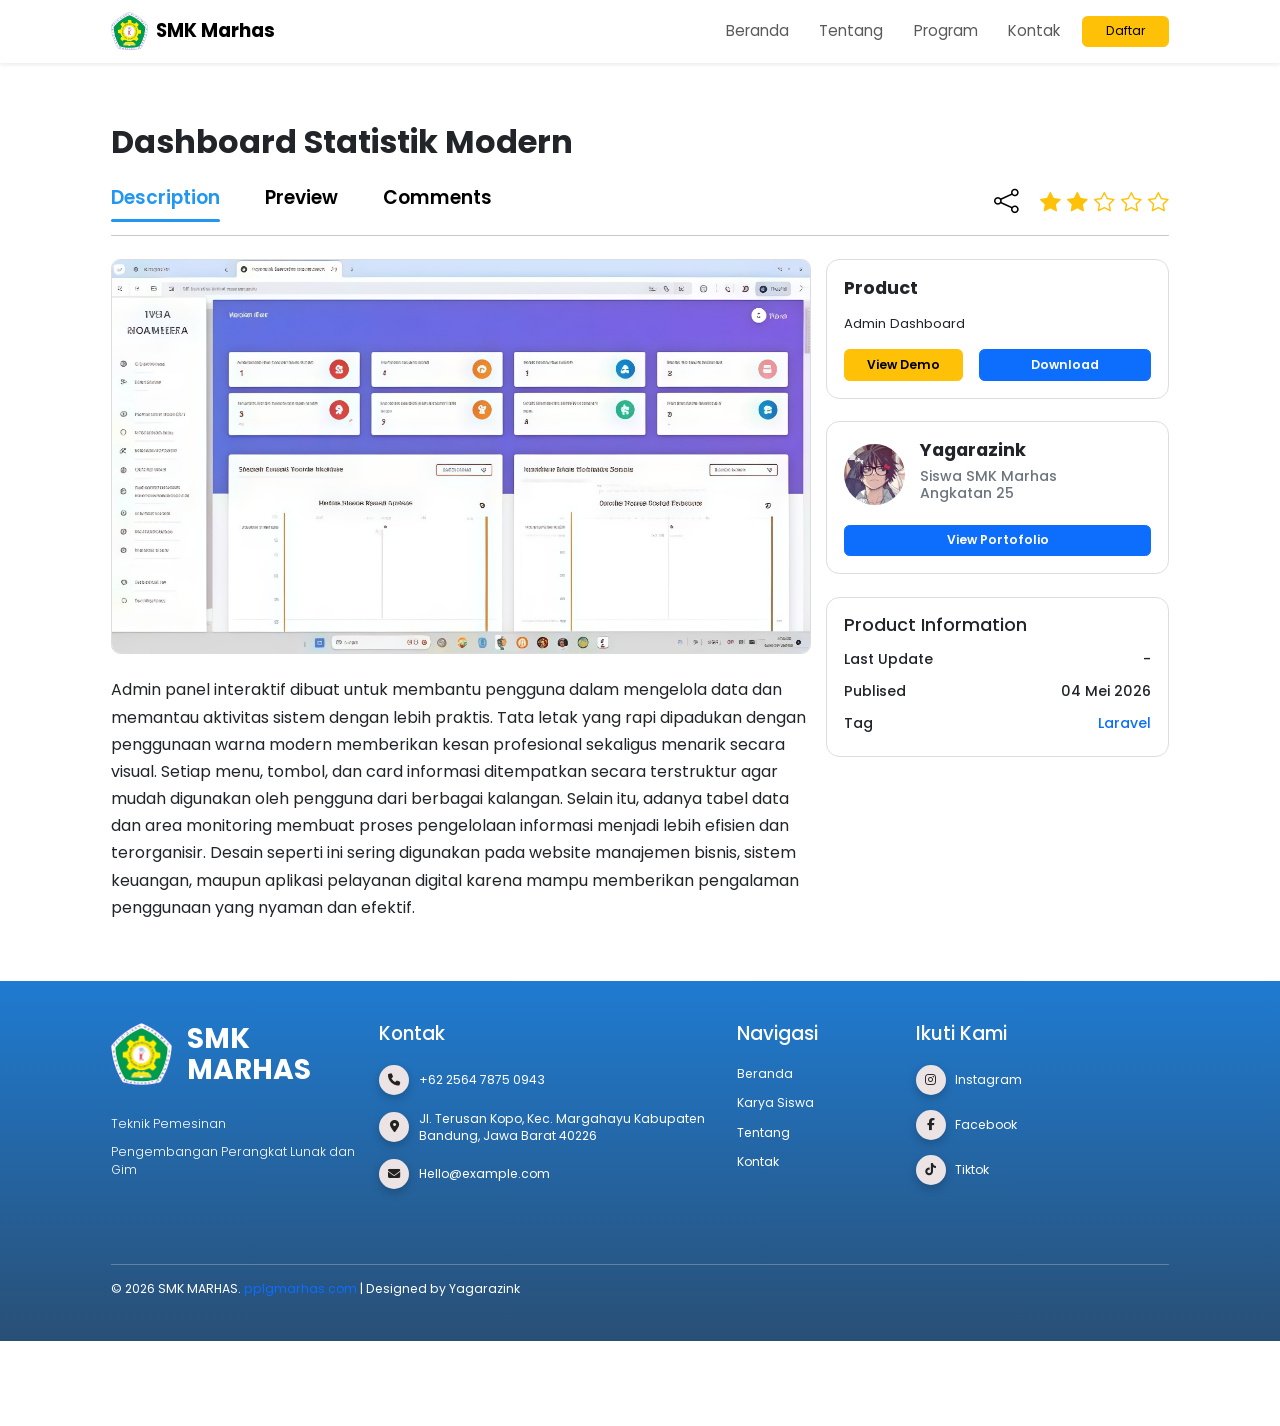
<file: hal8.html>
<!DOCTYPE html>
<html lang="en">

<head>
    <meta charset="UTF-8">
    <meta name="viewport" content="width=device-width, initial-scale=1.0">
    <title>Program Preview</title>
    <link rel="icon" href="icon.png" type="image/png">
    <!-- BOOTSTRAP -->
    <link href="https://cdn.jsdelivr.net/npm/bootstrap@5.3.8/dist/css/bootstrap.min.css" rel="stylesheet"
        integrity="sha384-sRIl4kxILFvY47J16cr9ZwB07vP4J8+LH7qKQnuqkuIAvNWLzeN8tE5YBujZqJLB" crossorigin="anonymous" />

    <!-- LINK AOS -->
    <link href="https://unpkg.com/aos@2.3.1/dist/aos.css" rel="stylesheet">

    <!-- LINK ICON -->
    <link href="https://cdn.jsdelivr.net/npm/bootstrap-icons@1.11.3/font/bootstrap-icons.css" rel="stylesheet">

    <!-- LINK CSS -->
    <link rel="stylesheet" href="style4.css">

    <!-- BOOTSTRAP ICON SOSMED -->
    <link rel="stylesheet" href="https://cdnjs.cloudflare.com/ajax/libs/font-awesome/6.5.1/css/all.min.css">

    <!-- BOOTSTRAP FONT -->
    <link href="https://fonts.googleapis.com/css2?family=Poppins:wght@300;400;500;600;700&display=swap"
        rel="stylesheet">

</head>

<body>
    <!-- NAVBAR -->
    <nav class="navbar navbar-expand-lg navbar-light bg-white shadow-sm">
        <div class="container">
            <a class="navbar-brand d-flex align-items-center" href="#">
                <img src="icon.png" alt="logo" width="40" class="me-2" />
                <strong>SMK Marhas</strong>
            </a>

            <button class="navbar-toggler" type="button" data-bs-toggle="collapse" data-bs-target="#navbarMenu">
                <span class="navbar-toggler-icon"></span>
            </button>

            <div class="collapse navbar-collapse" id="navbarMenu">
                <ul class="navbar-nav ms-auto mb-2 mb-lg-0 gap-lg-3">
                    <li class="nav-item"><a class="nav-link" href="index.html">Beranda</a></li>
                    <li class="nav-item"><a class="nav-link" href="index.html#tentang">Tentang</a></li>
                    <li class="nav-item"><a class="nav-link" href="index.html#program">Program</a></li>
                    <li class="nav-item"><a class="nav-link" href="#kontak">Kontak</a></li>
                </ul>

                <a href="hal2.html" class="btn btn-warning ms-lg-3 px-4">Daftar</a>
            </div>
        </div>
    </nav>

    <!-- SECTION PREVIEW -->
    <div class="container py-3 my-5" id="mainPage">

        <h1 class="main-title mb-4" data-aos="fade-down">
            Dashboard Statistik Modern
        </h1>

        <div class="d-flex justify-content-between align-items-center flex-wrap">

            <div class="d-flex gap-5">
                <button class="custom-tab active" onclick="showTab('description', this)" data-aos="fade-right"
                    data-aos-delay="100">
                    Description
                </button>

                <button class="custom-tab" onclick="showTab('preview', this)" data-aos="fade-right"
                    data-aos-delay="100">
                    Preview
                </button>

                <button class="custom-tab" onclick="showTab('comments', this)" data-aos="fade-right">
                    Comments
                </button>
            </div>

            <div class="d-flex align-items-center gap-4" data-aos="fade-left">
                <button class="share-btn" onclick="shareWebsite()">
                    <i class="bi bi-share"></i>
                </button>

                <div class="rating text-warning" style="font-size: 22px;">
                    <i class="bi bi-star-fill"></i>
                    <i class="bi bi-star-fill"></i>
                    <i class="bi bi-star"></i>
                    <i class="bi bi-star"></i>
                    <i class="bi bi-star"></i>
                </div>
            </div>

        </div>
        <hr>

        <div class="row mt-4">

            <!-- KIRI -->
            <div class="col-lg-8">

                <!-- DESCRIPTION -->
                <div class="content-section active" id="description">

                    <img src="foto5.jpeg" class="preview-img" data-aos="fade-right">

                    <div class="mt-4 fs-2" data-aos="fade-right" data-aos-delay="100">
                        Admin panel interaktif dibuat untuk membantu pengguna dalam mengelola data dan memantau
                        aktivitas sistem dengan lebih praktis. Tata letak yang rapi dipadukan dengan penggunaan warna
                        modern memberikan kesan profesional sekaligus menarik secara visual. Setiap menu, tombol, dan
                        card informasi ditempatkan secara terstruktur agar mudah digunakan oleh pengguna dari berbagai
                        kalangan. Selain itu, adanya tabel data dan area monitoring membuat proses pengelolaan informasi
                        menjadi lebih efisien dan terorganisir. Desain seperti ini sering digunakan pada website
                        manajemen bisnis, sistem keuangan, maupun aplikasi pelayanan digital karena mampu memberikan
                        pengalaman penggunaan yang nyaman dan efektif.
                    </div>

                </div>

                <!-- PREVIEW -->
                <div class="content-section" id="preview">

                </div>
                <!-- COMMENTS -->
                <div class="content-section" id="comments">

                    <div class="comment-box mb-4">

                        <h5 class="mb-3">Tambahkan Komentar</h5>

                        <input type="text" class="form-control mb-3" id="nameInput" placeholder="Nama">

                        <textarea class="form-control mb-3" rows="4" id="commentInput"
                            placeholder="Tulis komentar"></textarea>

                        <button class="btn btn-primary" onclick="addComment()">
                            Kirim Komentar
                        </button>

                    </div>

                    <div id="commentList">

                        <div class="comment-box mb-3">
                            <div class="d-flex gap-3">

                                <img src="komen1.jpeg" class="comment-profile">

                                <div>
                                    <h6 class="mb-1">Gojo Satoru</h6>

                                    <p class="mb-0">
                                        Tampilan websitenya sangat menarik dan modern sehingga membuat pengunjung nyaman
                                        saat melihat isi halaman.
                                    </p>
                                </div>

                            </div>
                        </div>

                        <div class="comment-box mb-3">
                            <div class="d-flex gap-3">

                                <img src="komen2.jpeg" class="comment-profile">

                                <div>
                                    <h6 class="mb-1">Killua Zoldyck</h6>

                                    <p class="mb-0">
                                        Desain web terlihat rapi dengan kombinasi warna yang cocok dan memberikan kesan
                                        profesional.
                                    </p>
                                </div>

                            </div>
                        </div>

                        <div class="comment-box mb-3">
                            <div class="d-flex gap-3">

                                <img src="komen3.jpeg" class="comment-profile">

                                <div>
                                    <h6 class="mb-1">Roronoa Zoro</h6>

                                    <p class="mb-0">
                                        Navigasi pada website mudah dipahami sehingga pengguna dapat mengakses
                                        informasi dengan cepat.
                                    </p>
                                </div>

                            </div>
                        </div>

                        <div class="comment-box mb-3">
                            <div class="d-flex gap-3">

                                <img src="komen4.jpeg" class="comment-profile">

                                <div>
                                    <h6 class="mb-1">Levi Ackerman</h6>

                                    <p class="mb-0">
                                        Website memiliki layout yang responsif dan tampil baik di berbagai ukuran layar.
                                    </p>
                                </div>

                            </div>
                        </div>

                        <div class="comment-box mb-3">
                            <div class="d-flex gap-3">

                                <img src="komen5.jpeg" class="comment-profile">

                                <div>
                                    <h6 class="mb-1">Itachi Uchiha</h6>

                                    <p class="mb-0">
                                        Penggunaan animasi dan elemen visual membuat website terlihat lebih hidup dan
                                        tidak membosankan.
                                    </p>
                                </div>

                            </div>
                        </div>

                    </div>

                </div>

            </div>

            <!-- KANAN -->
            <div class="col-lg-4">

                <!-- PRODUCT -->
                <div class="side-card mb-4" data-aos="fade-left">

                    <h2 class="fw-bold mb-3">Product</h2>

                    <p>
                        Admin Dashboard
                    </p>

                    <!-- BUTTON PRODUCT -->
                    <div class="row mt-3">
                        <div class="col-5">
                            <button class="btn btn-warning w-100 fw-semibold">
                                View Demo
                            </button>
                        </div>

                        <div class="col-7">
                            <button class="btn btn-primary w-100 fw-semibold">
                                Download
                            </button>
                        </div>
                    </div>
                </div>

                <!-- USER -->
                <div class="side-card mb-4" data-aos="fade-left" data-aos-delay="100">

                    <div class="d-flex gap-3 align-items-center">

                        <img src="profil.jpeg" class="profile-img">

                        <div>
                            <h2 class="fw-bold">
                                Yagarazink
                            </h2>

                            <h4 class="text-secondary">
                                Siswa SMK Marhas <br>
                                Angkatan 25
                            </h4>
                        </div>

                    </div>

                    <!-- BUTTON PORTOFOLIO -->
                    <button class="btn btn-primary w-100 fw-semibold mt-3" onclick="openPortfolio()">
                        View Portofolio
                    </button>

                </div>

                <!-- INFO -->
                <div class="side-card" data-aos="fade-left" data-aos-delay="200">

                    <h2 class="mb-3">
                        Product Information
                    </h2>

                    <div class="d-flex justify-content-between mb-2">
                        <h4>Last Update</h4>
                        <h4>-</h4>
                    </div>

                    <div class="d-flex justify-content-between mb-2">
                        <h4>Publised</h4>
                        <h4>04 Mei 2026</h4>
                    </div>

                    <div class="d-flex justify-content-between">
                        <h4>Tag</h4>

                        <h4 class="text-primary">
                            Laravel
                        </h4>
                    </div>

                </div>

            </div>

        </div>

    </div>

    <!-- HALAMAN PORTOFOLIO -->
    <div class="container py-5 portfolio-page" id="portfolioPage">

        <!-- HEADER -->
        <div class="d-flex justify-content-between align-items-center flex-wrap gap-3 mb-5">

            <button class="btn btn-dark px-4 py-2" onclick="backToMain()" data-aos="fade-right">
                <i class="bi bi-arrow-left"></i>
                Kembali
            </button>

            <div class="text-end" data-aos="fade-left">
                <h2 class="fw-bold mb-1">
                    Portofolio User
                </h2>

                <p class="text-secondary mb-0">
                    Kumpulan project dan karya terbaik siswa PPLG
                </p>
            </div>

        </div>

        <!-- PROFILE -->
        <div class="card border-0 shadow-sm rounded-4 overflow-hidden mb-5" data-aos="zoom-in-up" data-aos-delay="100">

            <div class="row g-0 align-items-center">

                <div class="col-lg-4 text-center bg-light p-4">

                    <img src="profil.jpeg" class="rounded-circle mb-3"
                        style="width: 150px; height: 150px; object-fit: cover;">

                    <h3 class="fw-bold mb-1">
                        Yagarazink
                    </h3>

                    <p class="text-secondary mb-3">
                        UI/UX Designer & Laravel Developer
                    </p>

                    <div class="d-flex justify-content-center gap-3 fs-4">

                        <a href="#" class="text-dark">
                            <i class="bi bi-instagram"></i>
                        </a>

                        <a href="#" class="text-dark">
                            <i class="bi bi-github"></i>
                        </a>

                        <a href="#" class="text-dark">
                            <i class="bi bi-linkedin"></i>
                        </a>

                    </div>

                </div>

                <div class="col-lg-8 p-4 p-lg-5">

                    <h3 class="fw-bold mb-3">
                        Tentang Saya
                    </h3>

                    <p class="text-secondary lh-lg">
                        Saya adalah siswa jurusan Pengembangan Perangkat Lunak dan Gim (PPLG)
                        yang memiliki minat dalam pengembangan website modern, UI/UX Design,
                        dan Laravel Development. Saya senang membuat tampilan website yang modern,
                        responsive, dan nyaman digunakan oleh pengguna.
                    </p>

                    <div class="row mt-4 g-4">

                        <div class="col-md-4">
                            <div class="border rounded-4 p-3 text-center h-100">
                                <h2 class="fw-bold text-primary">
                                    25+
                                </h2>

                                <p class="mb-0 text-secondary">
                                    Total Project
                                </p>
                            </div>
                        </div>

                        <div class="col-md-4">
                            <div class="border rounded-4 p-3 text-center h-100">
                                <h2 class="fw-bold text-success">
                                    15+
                                </h2>

                                <p class="mb-0 text-secondary">
                                    Website Responsive
                                </p>
                            </div>
                        </div>

                        <div class="col-md-4">
                            <div class="border rounded-4 p-3 text-center h-100">
                                <h2 class="fw-bold text-warning">
                                    5★
                                </h2>

                                <p class="mb-0 text-secondary">
                                    Rating Project
                                </p>
                            </div>
                        </div>

                    </div>

                </div>

            </div>

        </div>

        <!-- SKILL -->
        <div class="card border-0 shadow-sm rounded-4 p-4 mb-5" data-aos="zoom-in-up">

            <h3 class="fw-bold mb-4">
                Skill & Teknologi
            </h3>

            <div class="row g-4">

                <div class="col-md-3 col-6">
                    <div class="border rounded-4 p-4 text-center h-100">

                        <i class="bi bi-filetype-html fs-1 text-danger"></i>

                        <h5 class="mt-3 fw-bold">
                            HTML
                        </h5>

                        <p class="text-secondary mb-0">
                            Website Structure
                        </p>

                    </div>
                </div>

                <div class="col-md-3 col-6">
                    <div class="border rounded-4 p-4 text-center h-100">

                        <i class="bi bi-filetype-css fs-1 text-primary"></i>

                        <h5 class="mt-3 fw-bold">
                            CSS
                        </h5>

                        <p class="text-secondary mb-0">
                            Modern Styling
                        </p>

                    </div>
                </div>

                <div class="col-md-3 col-6">
                    <div class="border rounded-4 p-4 text-center h-100">

                        <i class="bi bi-filetype-js fs-1 text-warning"></i>

                        <h5 class="mt-3 fw-bold">
                            JavaScript
                        </h5>

                        <p class="text-secondary mb-0">
                            Interactive Website
                        </p>

                    </div>
                </div>

                <div class="col-md-3 col-6">
                    <div class="border rounded-4 p-4 text-center h-100">

                        <i class="bi bi-code-slash fs-1 text-success"></i>

                        <h5 class="mt-3 fw-bold">
                            Laravel
                        </h5>

                        <p class="text-secondary mb-0">
                            Backend Framework
                        </p>

                    </div>
                </div>

            </div>

        </div>

        <!-- PROJECT -->
        <h3 class="fw-bold mb-4" data-aos="fade-right">
            Project Terbaru
        </h3>

        <div class="row">

            <!-- CARD 1 -->
            <div class="col-lg-4 col-md-6 mb-4" data-aos="fade-up">

                <div class="card border-0 shadow-sm rounded-4 overflow-hidden h-100">

                    <img src="foto11.jpeg" class="card-img-top" style="height: 220px; object-fit: cover;">

                    <div class="card-body p-4">

                        <span class="badge bg-primary mb-3">
                            Laravel
                        </span>

                        <h4 class="fw-bold">
                            Dashboard Monitoring
                        </h4>

                        <p class="text-secondary">
                            Dashboard modern untuk monitoring data sekolah dan siswa.
                        </p>

                        <div class="d-flex justify-content-between align-items-center mt-4">

                            <div class="text-warning">
                                <i class="bi bi-star-fill"></i>
                                <i class="bi bi-star-fill"></i>
                                <i class="bi bi-star-fill"></i>
                                <i class="bi bi-star-fill"></i>
                                <i class="bi bi-star-half"></i>
                            </div>

                            <button class="btn btn-primary rounded-pill px-4">
                                Preview
                            </button>

                        </div>

                    </div>

                </div>

            </div>

            <!-- CARD 2 -->
            <div class="col-lg-4 col-md-6 mb-4" data-aos="fade-up" data-aos-delay="100">

                <div class="card border-0 shadow-sm rounded-4 overflow-hidden h-100">

                    <img src="foto12.jpeg" class="card-img-top" style="height: 220px; object-fit: cover;">

                    <div class="card-body p-4">

                        <span class="badge bg-success mb-3">
                            UI/UX
                        </span>

                        <h4 class="fw-bold">
                            UI Mobile App
                        </h4>

                        <p class="text-secondary">
                            Desain aplikasi mobile modern dengan tampilan clean.
                        </p>

                        <div class="d-flex justify-content-between align-items-center mt-4">

                            <div class="text-warning">
                                <i class="bi bi-star-fill"></i>
                                <i class="bi bi-star-fill"></i>
                                <i class="bi bi-star-fill"></i>
                                <i class="bi bi-star-fill"></i>
                                <i class="bi bi-star-fill"></i>
                            </div>

                            <button class="btn btn-success rounded-pill px-4">
                                Preview
                            </button>

                        </div>

                    </div>

                </div>

            </div>

            <!-- CARD 3 -->
            <div class="col-lg-4 col-md-6 mb-4" data-aos="fade-up" data-aos-delay="200">

                <div class="card border-0 shadow-sm rounded-4 overflow-hidden h-100">

                    <img src="foto3.jpeg" class="card-img-top" style="height: 220px; object-fit: cover;">

                    <div class="card-body p-4">

                        <span class="badge bg-warning text-dark mb-3">
                            Website
                        </span>

                        <h4 class="fw-bold">
                            Sistem Informasi
                        </h4>

                        <p class="text-secondary">
                            Website sistem informasi berbasis Laravel dan Bootstrap.
                        </p>

                        <div class="d-flex justify-content-between align-items-center mt-4">

                            <div class="text-warning">
                                <i class="bi bi-star-fill"></i>
                                <i class="bi bi-star-fill"></i>
                                <i class="bi bi-star-fill"></i>
                                <i class="bi bi-star-half"></i>
                                <i class="bi bi-star"></i>
                            </div>

                            <button class="btn btn-warning rounded-pill px-4">
                                Preview
                            </button>

                        </div>

                    </div>

                </div>

            </div>

        </div>

        <!-- CONTACT -->
        <div class="card border-0 shadow-sm rounded-4 p-5 mt-5 text-center" data-aos="zoom-in-up">

            <h2 class="fw-bold mb-3">
                Tertarik Dengan Project Saya?
            </h2>

            <p class="text-secondary mb-4">
                Hubungi saya untuk kerja sama project website, UI/UX Design,
                maupun pengembangan aplikasi modern.
            </p>

            <div class="d-flex justify-content-center gap-3 flex-wrap">

                <button class="btn btn-primary px-4 py-2 rounded-pill">
                    <i class="bi bi-envelope-fill"></i>
                    Contact Me
                </button>

                <button class="btn btn-dark px-4 py-2 rounded-pill">
                    <i class="bi bi-github"></i>
                    Github
                </button>

            </div>

        </div>

    </div>

    <!-- FOOTER -->
    <footer class="footer" id="kontak">
        <div class="container">
            <div class="row justify-content-center gy-5">

                <!-- LOGO -->
                <div class="col-lg-3" data-aos="fade-up">
                    <div class="d-flex align-items-start mb-4" style="gap: 1rem !important;">
                        <img src="icon.png" alt="" class="footer-logo">
                        <h1 class="footer-title">
                            SMK <br>
                            MARHAS
                        </h1>
                    </div>
                    <p class="footer-jurusan">
                        Teknik Pemesinan
                    </p>
                    <p class="footer-jurusan">
                        Pengembangan Perangkat
                        Lunak dan Gim
                    </p>
                </div>

                <!-- KONTAK -->
                <div class="col-lg-4" data-aos="fade-up" data-aos-delay="100">

                    <h2 class="footer-heading">
                        Kontak
                    </h2>
                    <div class="contact-item">
                        <div class="contact-icon">
                            <i class="fa-solid fa-phone"></i>
                        </div>
                        <div class="contact-text">
                            +62 2564 7875 0943
                        </div>
                    </div>

                    <div class="contact-item">
                        <div class="contact-icon">
                            <i class="fa-solid fa-location-dot"></i>
                        </div>
                        <div class="contact-text">
                            Jl. Terusan Kopo, Kec. Margahayu
                            Kabupaten Bandung, Jawa Barat
                            40226
                        </div>
                    </div>

                    <div class="contact-item">
                        <div class="contact-icon">
                            <i class="fa-solid fa-envelope"></i>
                        </div>
                        <div class="contact-text">
                            Hello@example.com
                        </div>
                    </div>

                </div>

                <!-- NAVIGASI -->
                <div class="col-lg-2" data-aos="fade-up" data-aos-delay="200">

                    <h2 class="footer-heading">
                        Navigasi
                    </h2>

                    <a href="index.html" class="nav-link-footer">Beranda</a>
                    <a href="index.html#program" class="nav-link-footer">Karya Siswa</a>
                    <a href="index.html#tentang" class="nav-link-footer">Tentang</a>
                    <a href="#kontak" class="nav-link-footer">Kontak</a>

                </div>

                <!-- SOSIAL MEDIA -->
                <div class="col-lg-3" data-aos="fade-up" data-aos-delay="300">

                    <h2 class="footer-heading">
                        Ikuti Kami
                    </h2>

                    <div class="social-item">
                        <div class="social-icon">
                            <i class="fa-brands fa-instagram"></i>
                        </div>
                        <div class="social-text">
                            <a class="nav-link" href="https://share.google/nK01pwl4Do9pKI13U">Instagram</a>
                        </div>
                    </div>

                    <div class="social-item">
                        <div class="social-icon">
                            <i class="fa-brands fa-facebook-f"></i>
                        </div>
                        <div class="social-text">
                            <a class="nav-link" href="https://share.google/HTX61zP6y6QwtTzAF">Facebook</a>
                        </div>
                    </div>

                    <div class="social-item">
                        <div class="social-icon">
                            <i class="fa-brands fa-tiktok"></i>
                        </div>
                        <div class="social-text">
                            <a class="nav-link" href="https://share.google/s8LKiqpSc1kr0VuD3">Tiktok</a>
                        </div>
                    </div>

                </div>

                <!-- COPYRIGHT -->
                <div class="social-text">
                    <hr>
                    © 2026 SMK MARHAS. <span class="text-primary">pplgmarhas.com</span> | Designed by Yagarazink
                </div>

            </div>
        </div>
    </footer>
</body>

<!-- SCRIPT BOOTSTRAP -->
<script src="https://cdn.jsdelivr.net/npm/bootstrap@5.3.8/dist/js/bootstrap.bundle.min.js"
    integrity="sha384-FKyoEForCGlyvwx9Hj09JcYn3nv7wiPVlz7YYwJrWVcXK/BmnVDxM+D2scQbITxI" crossorigin="anonymous">
    </script>

<!-- SCRIIPT AOS -->
<script src="https://unpkg.com/aos@2.3.1/dist/aos.js"></script>
<script>

    AOS.init({
        once: true,
        duration: 500,
        offset: 80
    });

    function refreshPortfolioAOS() {

        document.querySelectorAll('#portfolioPage [data-aos]').forEach((el) => {

            el.classList.remove('aos-animate');

        });

        setTimeout(() => {

            AOS.refreshHard();

        }, 100);

    }

    function showTab(id, element) {

        document.querySelectorAll('.content-section').forEach(section => {
            section.classList.remove('active');
        });

        document.getElementById(id).classList.add('active');

        document.querySelectorAll('.custom-tab').forEach(btn => {
            btn.classList.remove('active');
        });

        element.classList.add('active');
    }

    function shareWebsite() {

        if (navigator.share) {

            navigator.share({
                title: 'Website Buatan Yagarazink',
                text: 'Lihat website keren ini!',
                url: window.location.href
            });

        } else {
            alert('Browser tidak mendukung fitur share');
        }
    }

    function addComment() {

        let name = document.getElementById('nameInput').value;
        let comment = document.getElementById('commentInput').value;

        if (name === '' || comment === '') {
            alert('Isi dulu kocak!');
            return;
        }

        let commentHTML = `
        
        <div class="comment-box mb-3">
            <div class="d-flex gap-3">

                <img src="profil.jpeg" class="comment-profile">

                <div>
                    <h6 class="mb-1">${name}</h6>

                    <p class="mb-0">
                        ${comment}
                    </p>
                </div>

            </div>
        </div>

        `;

        document.getElementById('commentList').innerHTML += commentHTML;

        document.getElementById('nameInput').value = '';
        document.getElementById('commentInput').value = '';
    }

    function openPortfolio() {

        document.getElementById('mainPage').style.display = 'none';
        document.getElementById('portfolioPage').style.display = 'block';
        refreshPortfolioAOS();
    }

    function backToMain() {

        document.getElementById('mainPage').style.display = 'block';
        document.getElementById('portfolioPage').style.display = 'none';
    }

</script>

</html>
</file>
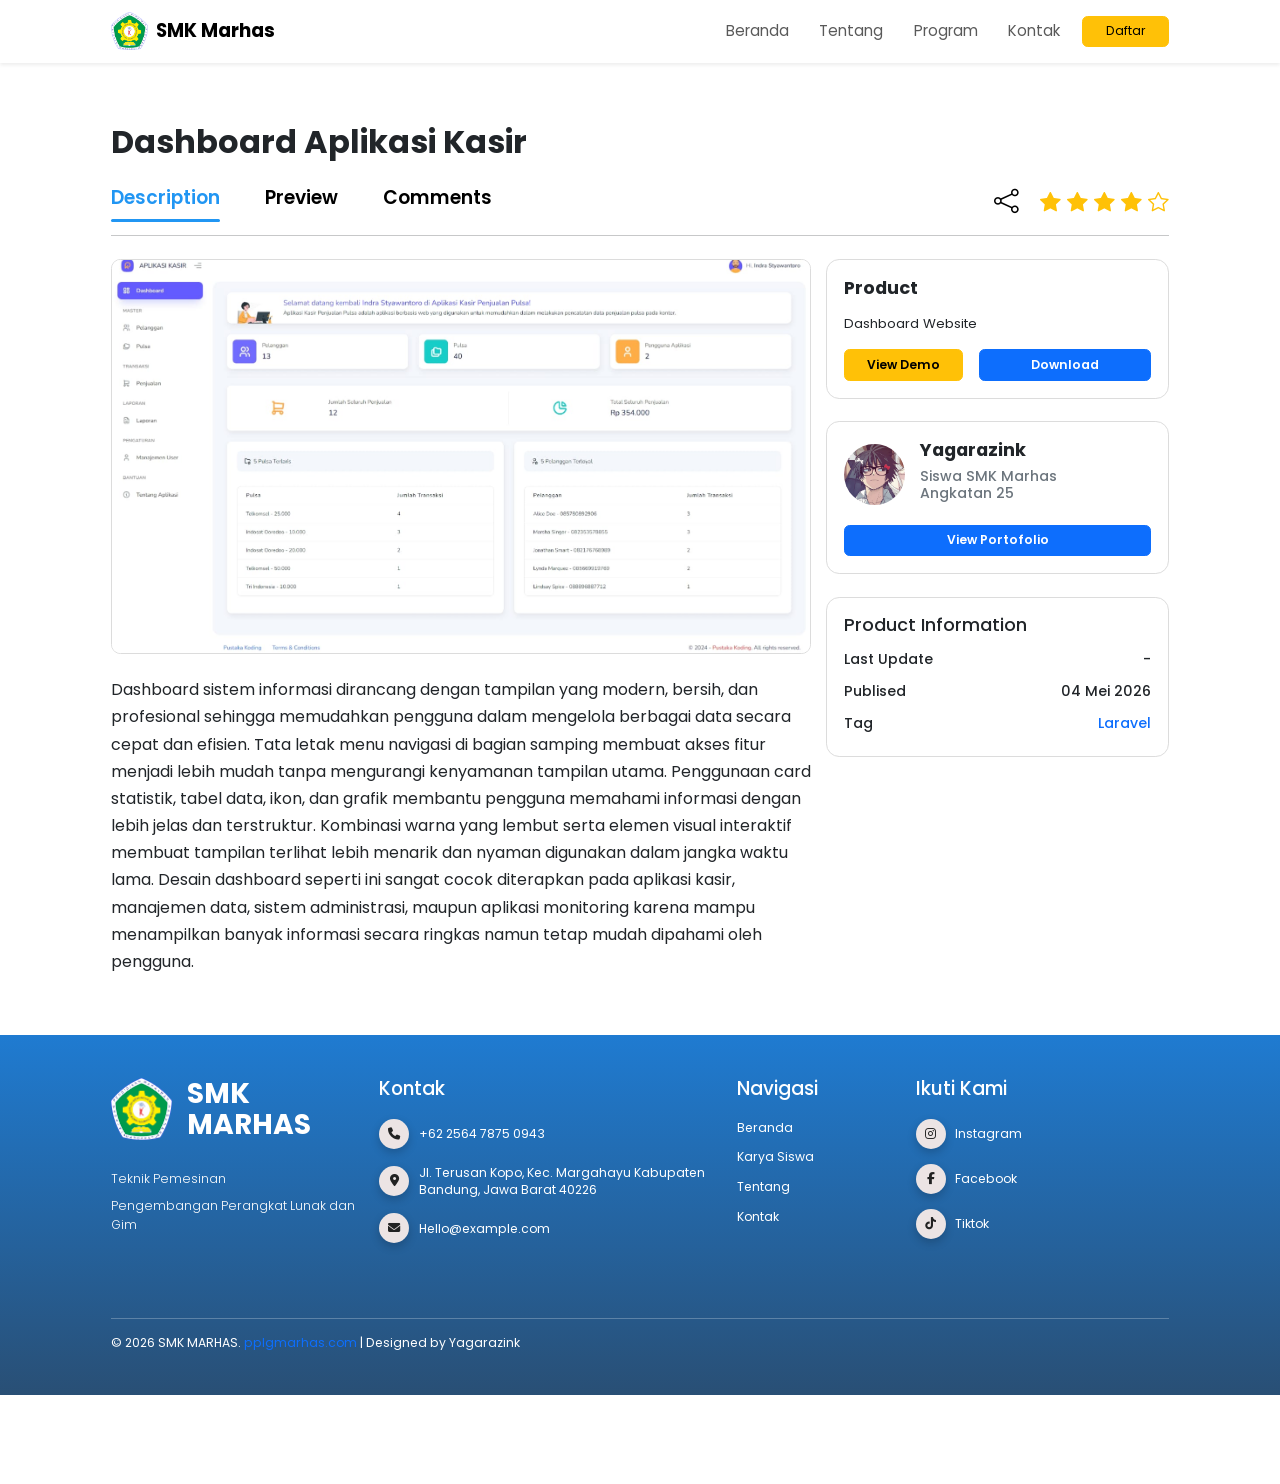
<file: hal9.html>
<!DOCTYPE html>
<html lang="en">

<head>
    <meta charset="UTF-8">
    <meta name="viewport" content="width=device-width, initial-scale=1.0">
    <title>Program Preview</title>
    <link rel="icon" href="icon.png" type="image/png">
    <!-- BOOTSTRAP -->
    <link href="https://cdn.jsdelivr.net/npm/bootstrap@5.3.8/dist/css/bootstrap.min.css" rel="stylesheet"
        integrity="sha384-sRIl4kxILFvY47J16cr9ZwB07vP4J8+LH7qKQnuqkuIAvNWLzeN8tE5YBujZqJLB" crossorigin="anonymous" />

    <!-- LINK AOS -->
    <link href="https://unpkg.com/aos@2.3.1/dist/aos.css" rel="stylesheet">

    <!-- LINK ICON -->
    <link href="https://cdn.jsdelivr.net/npm/bootstrap-icons@1.11.3/font/bootstrap-icons.css" rel="stylesheet">

    <!-- LINK CSS -->
    <link rel="stylesheet" href="style4.css">

    <!-- BOOTSTRAP ICON SOSMED -->
    <link rel="stylesheet" href="https://cdnjs.cloudflare.com/ajax/libs/font-awesome/6.5.1/css/all.min.css">

    <!-- BOOTSTRAP FONT -->
    <link href="https://fonts.googleapis.com/css2?family=Poppins:wght@300;400;500;600;700&display=swap"
        rel="stylesheet">

</head>

<body>
    <!-- NAVBAR -->
    <nav class="navbar navbar-expand-lg navbar-light bg-white shadow-sm">
        <div class="container">
            <a class="navbar-brand d-flex align-items-center" href="#">
                <img src="icon.png" alt="logo" width="40" class="me-2" />
                <strong>SMK Marhas</strong>
            </a>

            <button class="navbar-toggler" type="button" data-bs-toggle="collapse" data-bs-target="#navbarMenu">
                <span class="navbar-toggler-icon"></span>
            </button>

            <div class="collapse navbar-collapse" id="navbarMenu">
                <ul class="navbar-nav ms-auto mb-2 mb-lg-0 gap-lg-3">
                    <li class="nav-item"><a class="nav-link" href="index.html">Beranda</a></li>
                    <li class="nav-item"><a class="nav-link" href="index.html#tentang">Tentang</a></li>
                    <li class="nav-item"><a class="nav-link" href="index.html#program">Program</a></li>
                    <li class="nav-item"><a class="nav-link" href="#kontak">Kontak</a></li>
                </ul>

                <a href="hal2.html" class="btn btn-warning ms-lg-3 px-4">Daftar</a>
            </div>
        </div>
    </nav>

    <!-- SECTION PREVIEW -->
    <div class="container py-3 my-5" id="mainPage">

        <h1 class="main-title mb-4" data-aos="fade-down">
            Dashboard Aplikasi Kasir
        </h1>

        <div class="d-flex justify-content-between align-items-center flex-wrap">

            <div class="d-flex gap-5">
                <button class="custom-tab active" onclick="showTab('description', this)" data-aos="fade-right"
                    data-aos-delay="100">
                    Description
                </button>

                <button class="custom-tab" onclick="showTab('preview', this)" data-aos="fade-right"
                    data-aos-delay="100">
                    Preview
                </button>

                <button class="custom-tab" onclick="showTab('comments', this)" data-aos="fade-right">
                    Comments
                </button>
            </div>

            <div class="d-flex align-items-center gap-4" data-aos="fade-left">
                <button class="share-btn" onclick="shareWebsite()">
                    <i class="bi bi-share"></i>
                </button>

                <div class="rating text-warning" style="font-size: 22px;">
                    <i class="bi bi-star-fill"></i>
                    <i class="bi bi-star-fill"></i>
                    <i class="bi bi-star-fill"></i>
                    <i class="bi bi-star-fill"></i>
                    <i class="bi bi-star"></i>
                </div>
            </div>

        </div>
        <hr>

        <div class="row mt-4">

            <!-- KIRI -->
            <div class="col-lg-8">

                <!-- DESCRIPTION -->
                <div class="content-section active" id="description">

                    <img src="foto6.jpeg" class="preview-img" data-aos="fade-right">

                    <div class="mt-4 fs-2" data-aos="fade-right" data-aos-delay="100">
                        Dashboard sistem informasi dirancang dengan tampilan yang modern, bersih, dan profesional
                        sehingga memudahkan pengguna dalam mengelola berbagai data secara cepat dan efisien. Tata letak
                        menu navigasi di bagian samping membuat akses fitur menjadi lebih mudah tanpa mengurangi
                        kenyamanan tampilan utama. Penggunaan card statistik, tabel data, ikon, dan grafik membantu
                        pengguna memahami informasi dengan lebih jelas dan terstruktur. Kombinasi warna yang lembut
                        serta elemen visual interaktif membuat tampilan terlihat lebih menarik dan nyaman digunakan
                        dalam jangka waktu lama. Desain dashboard seperti ini sangat cocok diterapkan pada aplikasi
                        kasir, manajemen data, sistem administrasi, maupun aplikasi monitoring karena mampu menampilkan
                        banyak informasi secara ringkas namun tetap mudah dipahami oleh pengguna.
                    </div>

                </div>

                <!-- PREVIEW -->
                <div class="content-section" id="preview">

                </div>
                <!-- COMMENTS -->
                <div class="content-section" id="comments">

                    <div class="comment-box mb-4">

                        <h5 class="mb-3">Tambahkan Komentar</h5>

                        <input type="text" class="form-control mb-3" id="nameInput" placeholder="Nama">

                        <textarea class="form-control mb-3" rows="4" id="commentInput"
                            placeholder="Tulis komentar"></textarea>

                        <button class="btn btn-primary" onclick="addComment()">
                            Kirim Komentar
                        </button>

                    </div>

                    <div id="commentList">

                        <div class="comment-box mb-3">
                            <div class="d-flex gap-3">

                                <img src="komen1.jpeg" class="comment-profile">

                                <div>
                                    <h6 class="mb-1">Gojo Satoru</h6>

                                    <p class="mb-0">
                                        Tampilan websitenya sangat menarik dan modern sehingga membuat pengunjung nyaman
                                        saat melihat isi halaman.
                                    </p>
                                </div>

                            </div>
                        </div>

                        <div class="comment-box mb-3">
                            <div class="d-flex gap-3">

                                <img src="komen2.jpeg" class="comment-profile">

                                <div>
                                    <h6 class="mb-1">Killua Zoldyck</h6>

                                    <p class="mb-0">
                                        Desain web terlihat rapi dengan kombinasi warna yang cocok dan memberikan kesan
                                        profesional.
                                    </p>
                                </div>

                            </div>
                        </div>

                        <div class="comment-box mb-3">
                            <div class="d-flex gap-3">

                                <img src="komen3.jpeg" class="comment-profile">

                                <div>
                                    <h6 class="mb-1">Roronoa Zoro</h6>

                                    <p class="mb-0">
                                        Navigasi pada website mudah dipahami sehingga pengguna dapat mengakses
                                        informasi dengan cepat.
                                    </p>
                                </div>

                            </div>
                        </div>

                        <div class="comment-box mb-3">
                            <div class="d-flex gap-3">

                                <img src="komen4.jpeg" class="comment-profile">

                                <div>
                                    <h6 class="mb-1">Levi Ackerman</h6>

                                    <p class="mb-0">
                                        Website memiliki layout yang responsif dan tampil baik di berbagai ukuran layar.
                                    </p>
                                </div>

                            </div>
                        </div>

                        <div class="comment-box mb-3">
                            <div class="d-flex gap-3">

                                <img src="komen5.jpeg" class="comment-profile">

                                <div>
                                    <h6 class="mb-1">Itachi Uchiha</h6>

                                    <p class="mb-0">
                                        Penggunaan animasi dan elemen visual membuat website terlihat lebih hidup dan
                                        tidak membosankan.
                                    </p>
                                </div>

                            </div>
                        </div>

                    </div>

                </div>

            </div>

            <!-- KANAN -->
            <div class="col-lg-4">

                <!-- PRODUCT -->
                <div class="side-card mb-4" data-aos="fade-left">

                    <h2 class="fw-bold mb-3">Product</h2>

                    <p>
                        Dashboard Website
                    </p>

                    <!-- BUTTON PRODUCT -->
                    <div class="row mt-3">
                        <div class="col-5">
                            <button class="btn btn-warning w-100 fw-semibold">
                                View Demo
                            </button>
                        </div>

                        <div class="col-7">
                            <button class="btn btn-primary w-100 fw-semibold">
                                Download
                            </button>
                        </div>
                    </div>
                </div>

                <!-- USER -->
                <div class="side-card mb-4" data-aos="fade-left" data-aos-delay="100">

                    <div class="d-flex gap-3 align-items-center">

                        <img src="profil.jpeg" class="profile-img">

                        <div>
                            <h2 class="fw-bold">
                                Yagarazink
                            </h2>

                            <h4 class="text-secondary">
                                Siswa SMK Marhas <br>
                                Angkatan 25
                            </h4>
                        </div>

                    </div>

                    <!-- BUTTON PORTOFOLIO -->
                    <button class="btn btn-primary w-100 fw-semibold mt-3" onclick="openPortfolio()">
                        View Portofolio
                    </button>

                </div>

                <!-- INFO -->
                <div class="side-card" data-aos="fade-left" data-aos-delay="200">

                    <h2 class="mb-3">
                        Product Information
                    </h2>

                    <div class="d-flex justify-content-between mb-2">
                        <h4>Last Update</h4>
                        <h4>-</h4>
                    </div>

                    <div class="d-flex justify-content-between mb-2">
                        <h4>Publised</h4>
                        <h4>04 Mei 2026</h4>
                    </div>

                    <div class="d-flex justify-content-between">
                        <h4>Tag</h4>

                        <h4 class="text-primary">
                            Laravel
                        </h4>
                    </div>

                </div>

            </div>

        </div>

    </div>

    <!-- HALAMAN PORTOFOLIO -->
    <div class="container py-5 portfolio-page" id="portfolioPage">

        <!-- HEADER -->
        <div class="d-flex justify-content-between align-items-center flex-wrap gap-3 mb-5">

            <button class="btn btn-dark px-4 py-2" onclick="backToMain()" data-aos="fade-right">
                <i class="bi bi-arrow-left"></i>
                Kembali
            </button>

            <div class="text-end" data-aos="fade-left">
                <h2 class="fw-bold mb-1">
                    Portofolio User
                </h2>

                <p class="text-secondary mb-0">
                    Kumpulan project dan karya terbaik siswa PPLG
                </p>
            </div>

        </div>

        <!-- PROFILE -->
        <div class="card border-0 shadow-sm rounded-4 overflow-hidden mb-5" data-aos="zoom-in-up" data-aos-delay="100">

            <div class="row g-0 align-items-center">

                <div class="col-lg-4 text-center bg-light p-4">

                    <img src="profil.jpeg" class="rounded-circle mb-3"
                        style="width: 150px; height: 150px; object-fit: cover;">

                    <h3 class="fw-bold mb-1">
                        Yagarazink
                    </h3>

                    <p class="text-secondary mb-3">
                        UI/UX Designer & Laravel Developer
                    </p>

                    <div class="d-flex justify-content-center gap-3 fs-4">

                        <a href="#" class="text-dark">
                            <i class="bi bi-instagram"></i>
                        </a>

                        <a href="#" class="text-dark">
                            <i class="bi bi-github"></i>
                        </a>

                        <a href="#" class="text-dark">
                            <i class="bi bi-linkedin"></i>
                        </a>

                    </div>

                </div>

                <div class="col-lg-8 p-4 p-lg-5">

                    <h3 class="fw-bold mb-3">
                        Tentang Saya
                    </h3>

                    <p class="text-secondary lh-lg">
                        Saya adalah siswa jurusan Pengembangan Perangkat Lunak dan Gim (PPLG)
                        yang memiliki minat dalam pengembangan website modern, UI/UX Design,
                        dan Laravel Development. Saya senang membuat tampilan website yang modern,
                        responsive, dan nyaman digunakan oleh pengguna.
                    </p>

                    <div class="row mt-4 g-4">

                        <div class="col-md-4">
                            <div class="border rounded-4 p-3 text-center h-100">
                                <h2 class="fw-bold text-primary">
                                    25+
                                </h2>

                                <p class="mb-0 text-secondary">
                                    Total Project
                                </p>
                            </div>
                        </div>

                        <div class="col-md-4">
                            <div class="border rounded-4 p-3 text-center h-100">
                                <h2 class="fw-bold text-success">
                                    15+
                                </h2>

                                <p class="mb-0 text-secondary">
                                    Website Responsive
                                </p>
                            </div>
                        </div>

                        <div class="col-md-4">
                            <div class="border rounded-4 p-3 text-center h-100">
                                <h2 class="fw-bold text-warning">
                                    5★
                                </h2>

                                <p class="mb-0 text-secondary">
                                    Rating Project
                                </p>
                            </div>
                        </div>

                    </div>

                </div>

            </div>

        </div>

        <!-- SKILL -->
        <div class="card border-0 shadow-sm rounded-4 p-4 mb-5" data-aos="zoom-in-up">

            <h3 class="fw-bold mb-4">
                Skill & Teknologi
            </h3>

            <div class="row g-4">

                <div class="col-md-3 col-6">
                    <div class="border rounded-4 p-4 text-center h-100">

                        <i class="bi bi-filetype-html fs-1 text-danger"></i>

                        <h5 class="mt-3 fw-bold">
                            HTML
                        </h5>

                        <p class="text-secondary mb-0">
                            Website Structure
                        </p>

                    </div>
                </div>

                <div class="col-md-3 col-6">
                    <div class="border rounded-4 p-4 text-center h-100">

                        <i class="bi bi-filetype-css fs-1 text-primary"></i>

                        <h5 class="mt-3 fw-bold">
                            CSS
                        </h5>

                        <p class="text-secondary mb-0">
                            Modern Styling
                        </p>

                    </div>
                </div>

                <div class="col-md-3 col-6">
                    <div class="border rounded-4 p-4 text-center h-100">

                        <i class="bi bi-filetype-js fs-1 text-warning"></i>

                        <h5 class="mt-3 fw-bold">
                            JavaScript
                        </h5>

                        <p class="text-secondary mb-0">
                            Interactive Website
                        </p>

                    </div>
                </div>

                <div class="col-md-3 col-6">
                    <div class="border rounded-4 p-4 text-center h-100">

                        <i class="bi bi-code-slash fs-1 text-success"></i>

                        <h5 class="mt-3 fw-bold">
                            Laravel
                        </h5>

                        <p class="text-secondary mb-0">
                            Backend Framework
                        </p>

                    </div>
                </div>

            </div>

        </div>

        <!-- PROJECT -->
        <h3 class="fw-bold mb-4" data-aos="fade-right">
            Project Terbaru
        </h3>

        <div class="row">

            <!-- CARD 1 -->
            <div class="col-lg-4 col-md-6 mb-4" data-aos="fade-up">

                <div class="card border-0 shadow-sm rounded-4 overflow-hidden h-100">

                    <img src="foto11.jpeg" class="card-img-top" style="height: 220px; object-fit: cover;">

                    <div class="card-body p-4">

                        <span class="badge bg-primary mb-3">
                            Laravel
                        </span>

                        <h4 class="fw-bold">
                            Dashboard Monitoring
                        </h4>

                        <p class="text-secondary">
                            Dashboard modern untuk monitoring data sekolah dan siswa.
                        </p>

                        <div class="d-flex justify-content-between align-items-center mt-4">

                            <div class="text-warning">
                                <i class="bi bi-star-fill"></i>
                                <i class="bi bi-star-fill"></i>
                                <i class="bi bi-star-fill"></i>
                                <i class="bi bi-star-fill"></i>
                                <i class="bi bi-star-half"></i>
                            </div>

                            <button class="btn btn-primary rounded-pill px-4">
                                Preview
                            </button>

                        </div>

                    </div>

                </div>

            </div>

            <!-- CARD 2 -->
            <div class="col-lg-4 col-md-6 mb-4" data-aos="fade-up" data-aos-delay="100">

                <div class="card border-0 shadow-sm rounded-4 overflow-hidden h-100">

                    <img src="foto12.jpeg" class="card-img-top" style="height: 220px; object-fit: cover;">

                    <div class="card-body p-4">

                        <span class="badge bg-success mb-3">
                            UI/UX
                        </span>

                        <h4 class="fw-bold">
                            UI Mobile App
                        </h4>

                        <p class="text-secondary">
                            Desain aplikasi mobile modern dengan tampilan clean.
                        </p>

                        <div class="d-flex justify-content-between align-items-center mt-4">

                            <div class="text-warning">
                                <i class="bi bi-star-fill"></i>
                                <i class="bi bi-star-fill"></i>
                                <i class="bi bi-star-fill"></i>
                                <i class="bi bi-star-fill"></i>
                                <i class="bi bi-star-fill"></i>
                            </div>

                            <button class="btn btn-success rounded-pill px-4">
                                Preview
                            </button>

                        </div>

                    </div>

                </div>

            </div>

            <!-- CARD 3 -->
            <div class="col-lg-4 col-md-6 mb-4" data-aos="fade-up" data-aos-delay="200">

                <div class="card border-0 shadow-sm rounded-4 overflow-hidden h-100">

                    <img src="foto3.jpeg" class="card-img-top" style="height: 220px; object-fit: cover;">

                    <div class="card-body p-4">

                        <span class="badge bg-warning text-dark mb-3">
                            Website
                        </span>

                        <h4 class="fw-bold">
                            Sistem Informasi
                        </h4>

                        <p class="text-secondary">
                            Website sistem informasi berbasis Laravel dan Bootstrap.
                        </p>

                        <div class="d-flex justify-content-between align-items-center mt-4">

                            <div class="text-warning">
                                <i class="bi bi-star-fill"></i>
                                <i class="bi bi-star-fill"></i>
                                <i class="bi bi-star-fill"></i>
                                <i class="bi bi-star-half"></i>
                                <i class="bi bi-star"></i>
                            </div>

                            <button class="btn btn-warning rounded-pill px-4">
                                Preview
                            </button>

                        </div>

                    </div>

                </div>

            </div>

        </div>

        <!-- CONTACT -->
        <div class="card border-0 shadow-sm rounded-4 p-5 mt-5 text-center" data-aos="zoom-in-up">

            <h2 class="fw-bold mb-3">
                Tertarik Dengan Project Saya?
            </h2>

            <p class="text-secondary mb-4">
                Hubungi saya untuk kerja sama project website, UI/UX Design,
                maupun pengembangan aplikasi modern.
            </p>

            <div class="d-flex justify-content-center gap-3 flex-wrap">

                <button class="btn btn-primary px-4 py-2 rounded-pill">
                    <i class="bi bi-envelope-fill"></i>
                    Contact Me
                </button>

                <button class="btn btn-dark px-4 py-2 rounded-pill">
                    <i class="bi bi-github"></i>
                    Github
                </button>

            </div>

        </div>

    </div>

    <!-- FOOTER -->
    <footer class="footer" id="kontak">
        <div class="container">
            <div class="row justify-content-center gy-5">

                <!-- LOGO -->
                <div class="col-lg-3" data-aos="fade-up">
                    <div class="d-flex align-items-start mb-4" style="gap: 1rem !important;">
                        <img src="icon.png" alt="" class="footer-logo">
                        <h1 class="footer-title">
                            SMK <br>
                            MARHAS
                        </h1>
                    </div>
                    <p class="footer-jurusan">
                        Teknik Pemesinan
                    </p>
                    <p class="footer-jurusan">
                        Pengembangan Perangkat
                        Lunak dan Gim
                    </p>
                </div>

                <!-- KONTAK -->
                <div class="col-lg-4" data-aos="fade-up" data-aos-delay="100">

                    <h2 class="footer-heading">
                        Kontak
                    </h2>
                    <div class="contact-item">
                        <div class="contact-icon">
                            <i class="fa-solid fa-phone"></i>
                        </div>
                        <div class="contact-text">
                            +62 2564 7875 0943
                        </div>
                    </div>

                    <div class="contact-item">
                        <div class="contact-icon">
                            <i class="fa-solid fa-location-dot"></i>
                        </div>
                        <div class="contact-text">
                            Jl. Terusan Kopo, Kec. Margahayu
                            Kabupaten Bandung, Jawa Barat
                            40226
                        </div>
                    </div>

                    <div class="contact-item">
                        <div class="contact-icon">
                            <i class="fa-solid fa-envelope"></i>
                        </div>
                        <div class="contact-text">
                            Hello@example.com
                        </div>
                    </div>

                </div>

                <!-- NAVIGASI -->
                <div class="col-lg-2" data-aos="fade-up" data-aos-delay="200">

                    <h2 class="footer-heading">
                        Navigasi
                    </h2>

                    <a href="index.html" class="nav-link-footer">Beranda</a>
                    <a href="index.html#program" class="nav-link-footer">Karya Siswa</a>
                    <a href="index.html#tentang" class="nav-link-footer">Tentang</a>
                    <a href="#kontak" class="nav-link-footer">Kontak</a>

                </div>

                <!-- SOSIAL MEDIA -->
                <div class="col-lg-3" data-aos="fade-up" data-aos-delay="300">

                    <h2 class="footer-heading">
                        Ikuti Kami
                    </h2>

                    <div class="social-item">
                        <div class="social-icon">
                            <i class="fa-brands fa-instagram"></i>
                        </div>
                        <div class="social-text">
                            <a class="nav-link" href="https://share.google/nK01pwl4Do9pKI13U">Instagram</a>
                        </div>
                    </div>

                    <div class="social-item">
                        <div class="social-icon">
                            <i class="fa-brands fa-facebook-f"></i>
                        </div>
                        <div class="social-text">
                            <a class="nav-link" href="https://share.google/HTX61zP6y6QwtTzAF">Facebook</a>
                        </div>
                    </div>

                    <div class="social-item">
                        <div class="social-icon">
                            <i class="fa-brands fa-tiktok"></i>
                        </div>
                        <div class="social-text">
                            <a class="nav-link" href="https://share.google/s8LKiqpSc1kr0VuD3">Tiktok</a>
                        </div>
                    </div>

                </div>

                <!-- COPYRIGHT -->
                <div class="social-text">
                    <hr>
                    © 2026 SMK MARHAS. <span class="text-primary">pplgmarhas.com</span> | Designed by Yagarazink
                </div>

            </div>
        </div>
    </footer>
</body>

<!-- SCRIPT BOOTSTRAP -->
<script src="https://cdn.jsdelivr.net/npm/bootstrap@5.3.8/dist/js/bootstrap.bundle.min.js"
    integrity="sha384-FKyoEForCGlyvwx9Hj09JcYn3nv7wiPVlz7YYwJrWVcXK/BmnVDxM+D2scQbITxI" crossorigin="anonymous">
    </script>

<!-- SCRIIPT AOS -->
<script src="https://unpkg.com/aos@2.3.1/dist/aos.js"></script>
<script>

    AOS.init({
        once: true,
        duration: 500,
        offset: 80
    });

    function refreshPortfolioAOS() {

        document.querySelectorAll('#portfolioPage [data-aos]').forEach((el) => {

            el.classList.remove('aos-animate');

        });

        setTimeout(() => {

            AOS.refreshHard();

        }, 100);

    }

    function showTab(id, element) {

        document.querySelectorAll('.content-section').forEach(section => {
            section.classList.remove('active');
        });

        document.getElementById(id).classList.add('active');

        document.querySelectorAll('.custom-tab').forEach(btn => {
            btn.classList.remove('active');
        });

        element.classList.add('active');
    }

    function shareWebsite() {

        if (navigator.share) {

            navigator.share({
                title: 'Website Buatan Yagarazink',
                text: 'Lihat website keren ini!',
                url: window.location.href
            });

        } else {
            alert('Browser tidak mendukung fitur share');
        }
    }

    function addComment() {

        let name = document.getElementById('nameInput').value;
        let comment = document.getElementById('commentInput').value;

        if (name === '' || comment === '') {
            alert('Isi dulu kocak!');
            return;
        }

        let commentHTML = `
        
        <div class="comment-box mb-3">
            <div class="d-flex gap-3">

                <img src="profil.jpeg" class="comment-profile">

                <div>
                    <h6 class="mb-1">${name}</h6>

                    <p class="mb-0">
                        ${comment}
                    </p>
                </div>

            </div>
        </div>

        `;

        document.getElementById('commentList').innerHTML += commentHTML;

        document.getElementById('nameInput').value = '';
        document.getElementById('commentInput').value = '';
    }

    function openPortfolio() {

        document.getElementById('mainPage').style.display = 'none';
        document.getElementById('portfolioPage').style.display = 'block';
        refreshPortfolioAOS();
    }

    function backToMain() {

        document.getElementById('mainPage').style.display = 'block';
        document.getElementById('portfolioPage').style.display = 'none';
    }

</script>

</html>
</file>
<file: style.css>
* {
  margin: 0;
  padding: 0;
  box-sizing: border-box;
  font-family: 'Poppins', sans-serif;
}

.navbar {
  position: -webkit-sticky;
  position: sticky;
  top: 0;
  z-index: 9999;
}

/* HERO SECTION */
.hero-section {
  height: 90vh;
  /* Background Image */
  background-image: url('hero background.jpeg');
  background-size: cover;
  background-position: center;
  background-repeat: no-repeat;
  position: relative;
  display: flex;
  align-items: center;
}

/* Overlay gelap */
.hero-section:before {
  content: "";
  position: absolute;
  inset: 0;
  background: rgba(0, 20, 60, 0.6);
}

/* Content */
.hero-content {
  text-align: left;
  position: relative;
  z-index: 2;
}

.hero h1 {
  font-size: 60px;
  font-weight: bold;
}

.hero p {
  font-size: 20px;
  margin-top: 15px;
  margin-bottom: 25px;
}

/* CAROUSEL */
.c1 {
  transform: translateX(-100px) scale(0.9);
  z-index: 1;
  transform-origin: left;
}

.c2 {
  transform: translateX(-50px) scale(0.95);
  z-index: 2;
  transform-origin: left;
}

.c4 {
  transform: translateX(50px) scale(0.95);
  z-index: 2;
  transform-origin: right;
}

.c5 {
  transform: translateX(100px) scale(0.9);
  z-index: 1;
  transform-origin: right;
}

.card-item {
  position: absolute;
  width: 100%;
  height: 100%;
  border-radius: 20px;
  overflow: hidden;
  transition: all 0.6s ease;
  box-shadow: 0 10px 30px rgba(0, 0, 0, 0.3);
  will-change: transform;
  filter: blur(2px);
}

.card-item.active {
  transform: translate(0) scale(1);
  z-index: 3;
  filter: blur(0);
}

.card-carousel {
  position: relative;
  width: 100%;
  max-width: 230px;
  height: 300px;
}

.card-item img {
  width: 100%;
  height: 100%;
  object-fit: cover;
}

/* COOPERATION SECTION */
.cooperation-section {
  background-color: lightgrey;
}

/* ICON */
.title {
  font-weight: bold;
  text-align: center;
  margin-bottom: 50px;
}

.skill-box {
  text-align: center;
}

.icon-circle {
  width: 75px;
  height: 75px;
  border-radius: 50%;
  display: flex;
  justify-content: center;
  align-items: center;
  margin: auto;
  font-size: 40px;

  box-shadow: 0 3px 10px rgba(0, 0, 0, 0.1);

  transition: all 0.3s ease;
  cursor: pointer;
}

/* Hover Animation */
.skill-box:hover .icon-circle {
  transform: translateY(-12px) scale(1.1);
  box-shadow: 0 12px 20px rgba(0, 0, 0, 0.2);
}

.skill-box:hover p {
  color: #0d6efd;
}

.skill-text {
  margin-top: 15px;
  font-weight: 500;
  transition: 0.3s;
}

/* Background warna */
.bg-yellow {
  background: #ffe5a8;
}

.bg-purple {
  background: #ecc8ff;
}

.bg-cyan {
  background: #b7fff2;
}

.bg-white {
  background: #ffffff;
}

/* PRODUCT */
.produk-unggulan {
  border-radius: 20px;
  padding: 40px 30px;
  height: 100%;
  display: flex;
  flex-direction: column;
  justify-content: flex-end;
  position: relative;
  overflow: hidden;
}

.produk-unggulan::before {
  content: "";
  position: absolute;
  inset: 0;

  background: linear-gradient(to top,
      rgba(0, 0, 0, 0.8),
      rgba(0, 0, 0, 0.4),
      rgba(0, 0, 0, 0.1));

  transition: 0.4s;
}

.produk-unggulan h4,
.produk-unggulan p,
.produk-unggulan a {
  position: relative;
  z-index: 2;
}

.produk-unggulan:hover::before {
  opacity: 0;
}

.card {
  overflow: hidden;
}

.card img {
  transition: 0.4s ease;
}

.card:hover img {
  transform: scale(1.08);
}

/* SECTION PPLG */
.section-pplg {
  padding: 80px 0;
  margin-top: -90px;
}

.gallery img {
  width: 100%;
  height: 100%;
  display: block;
  object-fit: cover;
  border-radius: 10px;
  transition: 0.4s;
}

.gallery img:hover {
  transform: scale(1.03);
  box-shadow: 0 0 30px rgba(0, 0, 0, 0.15);
}

.text-content {
  padding-left: 40px;
}

.text-content h2 {
  font-weight: bold;
  margin-bottom: 30px;
}

.text-content p {
  font-size: 20px;
  line-height: 1.8;
  color: #444;
}

/* MAP */
.map-section {
  margin-top: -70px;
}

/* FOOTER */
.footer {
  background: linear-gradient(to bottom, #1f7bd1, #294f75);
  min-height: 20vh;
  padding: 45px 0;
  color: white;
  display: flex;
  align-items: center;
}

/* LOGO */
.footer-logo {
  width: 65px !important;
}

.footer-title {
  font-size: 30px !important;
  font-weight: 700;
  line-height: 1.1;
}

.footer-jurusan {
  font-size: 13px;
  font-weight: 300;
  margin-bottom: 10px;
  line-height: 1.5;
}

/* JUDUL */
.footer-heading {
  font-size: 20px;
  font-weight: 500;
  margin-bottom: 20px;
}

/* KONTAK */
.contact-item,
.social-item {
  display: flex;
  align-items: center;
  gap: 10px;
  margin-bottom: 16px;
}

.contact-icon,
.social-icon {
  width: 32px;
  height: 32px;
  border-radius: 50%;
  background: #ece4e4;
  display: flex;
  align-items: center;
  justify-content: center;
  color: #222;
  font-size: 13px;
  box-shadow: 0 4px 10px rgba(0, 0, 0, 0.2);
  flex-shrink: 0;
}

.social-icon:hover {
  box-shadow: 0 12px 20px rgba(0, 0, 0, 0.2);
  width: 35px;
  height: 35px;
  border-radius: 50%;
}

.contact-text {
  font-size: 13px;
  line-height: 1.4;
}

/* NAVIGASI */
.nav-link-footer {
  display: block;
  color: white;
  text-decoration: none;
  font-size: 13px;
  margin-bottom: 12px;
  transition: 0.3s;
}

.nav-link-footer:hover {
  padding-left: 5px;
  color: #dcecff;
}

/* SOSIAL MEDIA */
.social-text {
  font-size: 13px;
}

/* RESPONSIVE */
@media(max-width:991px) {

  .footer {
    padding: 45px 0;
  }

  .footer-title {
    font-size: 26px;
  }

  .footer-heading {
    margin-top: 25px;
    font-size: 18px;
  }

}
</file>
<file: style4.css>
* {
    margin: 0;
    padding: 0;
    box-sizing: border-box;
    font-family: 'Poppins', sans-serif;
}

.navbar {
    position: -webkit-sticky;
    position: sticky;
    top: 0;
    z-index: 9999;
}

body {
    zoom: 94%;
}

.container {
    max-width: 1150px;
}

.main-title {
    font-size: 34px;
    font-weight: 700;
}

.custom-tab {
    border: none;
    background: transparent;
    font-size: 20px;
    font-weight: 600;
    color: black;
    padding-bottom: 8px;
    position: relative;
}

.custom-tab.active {
    color: #2196f3;
}

.custom-tab.active::after {
    content: "";
    width: 100%;
    height: 3px;
    background: #2196f3;
    position: absolute;
    bottom: -2px;
    left: 0;
    border-radius: 10px;
}

.preview-img {
    width: 100%;
    max-height: 450px;
    object-fit: cover;
    border-radius: 10px;
    border: 1px solid #dcdcdc;
}

.side-card {
    background: white;
    border: 1px solid #dcdcdc;
    border-radius: 14px;
    padding: 18px;
}

.side-card h2 {
    font-size: 19px;
}

.side-card h4 {
    font-size: 15px;
}

.side-card p {
    font-size: 14px !important;
    line-height: 1.6;
}

.profile-img {
    width: 65px;
    height: 65px;
    object-fit: cover;
    border-radius: 50%;
}

.comment-box {
    background: white;
    border-radius: 14px;
    padding: 14px;
    border: 1px solid #ddd;
}

.comment-profile {
    width: 45px;
    height: 45px;
    border-radius: 50%;
    object-fit: cover;
}

.share-btn {
    border: none;
    background: transparent;
    font-size: 26px;
}

.content-section {
    display: none;
}

.content-section.active {
    display: block;
}

textarea {
    resize: none;
}

textarea,
input {
    font-size: 13px !important;
}

.fs-2 {
    font-size: 17px !important;
    line-height: 1.7;
}

.card-body h3 {
    font-size: 17px;
}

.card-body p {
    font-size: 13px;
}

iframe {
    border-radius: 10px;
    width: 100%;
    border: none;
}

.btn {
    font-size: 13px !important;
}

.row {
    --bs-gutter-x: 1rem;
}

.portfolio-page {
    display: none;
}

/* RESPONSIVE TABLET */
@media (max-width: 991px) {

    body {
        zoom: 100%;
    }

    .container {
        max-width: 100%;
        padding-left: 15px;
        padding-right: 15px;
    }

    .main-title {
        font-size: 26px;
        line-height: 1.4;
        text-align: center;
    }

    .d-flex.justify-content-between.align-items-center.flex-wrap {
        flex-direction: column;
        align-items: flex-start !important;
        gap: 15px;
    }

    .d-flex.gap-5 {
        width: 100%;
        justify-content: space-between;
        gap: 10px !important;
        overflow-x: auto;
        flex-wrap: nowrap;
    }

    .custom-tab {
        font-size: 16px;
        white-space: nowrap;
    }

    .share-btn {
        font-size: 22px;
    }

    .rating i {
        font-size: 18px;
    }

    .preview-img {
        max-height: 280px;
    }

    .fs-2 {
        font-size: 14px !important;
        line-height: 1.7;
    }

    .side-card {
        margin-top: 20px;
    }

    .profile-img {
        width: 55px;
        height: 55px;
    }

    .comment-profile {
        width: 40px;
        height: 40px;
    }

    .btn-demo,
    .btn-download,
    .portfolio-btn {
        font-size: 12px;
        padding: 8px;
    }

    .side-card h2 {
        font-size: 17px;
    }

    .side-card h4 {
        font-size: 13px;
    }

    .side-card p {
        font-size: 13px !important;
    }

    iframe {
        min-height: 250px;
    }

    .card-body h3 {
        font-size: 16px;
    }

    .card-body p {
        font-size: 13px;
    }

    .comment-box {
        padding: 12px;
    }

    textarea,
    input {
        font-size: 13px !important;
    }

}

/* RESPONSIVE MOBILE */
@media (max-width: 576px) {

    .main-title {
        font-size: 22px;
    }

    .custom-tab {
        font-size: 14px;
    }

    .d-flex.gap-5 {
        gap: 20px !important;
    }

    .rating {
        display: flex;
        gap: 2px;
    }

    .preview-img {
        max-height: 220px;
    }

    .side-card {
        padding: 14px;
    }

    .btn-demo,
    .btn-download {
        width: 100%;
    }

    .row.mt-3 {
        gap: 10px;
    }

    .col-5,
    .col-7 {
        width: 100%;
    }

    .comment-box .d-flex {
        align-items: flex-start;
    }

    .portfolio-page .card {
        margin-bottom: 15px;
    }

    iframe {
        min-height: 200px;
    }

}

footer {
    background: linear-gradient(to bottom, #1f7bd1, #294f75);
    min-height: 20vh;
    padding: 45px 0;
    color: white;
    display: flex;
    align-items: center;
}

/* LOGO */
.footer-logo {
    width: 65px !important;
}

.footer-title {
    font-size: 30px !important;
    font-weight: 700;
    line-height: 1.1;
}

.footer-jurusan {
    font-size: 13px;
    font-weight: 300;
    margin-bottom: 10px;
    line-height: 1.5;
}

/* JUDUL */
.footer-heading {
    font-size: 20px;
    font-weight: 500;
    margin-bottom: 20px;
}

/* KONTAK */
.contact-item,
.social-item {
    display: flex;
    align-items: center;
    gap: 10px;
    margin-bottom: 16px;
}

.contact-icon,
.social-icon {
    width: 32px;
    height: 32px;
    border-radius: 50%;
    background: #ece4e4;
    display: flex;
    align-items: center;
    justify-content: center;
    color: #222;
    font-size: 13px;
    box-shadow: 0 4px 10px rgba(0, 0, 0, 0.2);
    flex-shrink: 0;
}

.social-icon:hover {
    box-shadow: 0 12px 20px rgba(0, 0, 0, 0.2);
    width: 35px;
    height: 35px;
    border-radius: 50%;
}

.contact-text {
    font-size: 13px;
    line-height: 1.4;
}

/* NAVIGASI */
.nav-link-footer {
    display: block;
    color: white;
    text-decoration: none;
    font-size: 13px;
    margin-bottom: 12px;
    transition: 0.3s;
}

.nav-link-footer:hover {
    padding-left: 5px;
    color: #dcecff;
}

/* SOSIAL MEDIA */
.social-text {
    font-size: 13px;
}

/* RESPONSIVE */
@media(max-width:991px) {

    .footer {
        padding: 45px 0;
    }

    .footer-title {
        font-size: 26px;
    }

    .footer-heading {
        margin-top: 25px;
        font-size: 18px;
    }

}
</file>
<file: style2.css>
* {
    margin: 0;
    padding: 0;
    box-sizing: border-box;
    font-family: 'Poppins', sans-serif;
}

.navbar {
    position: -webkit-sticky;
    position: sticky;
    top: 0;
    z-index: 9999;
}

.hero-section {
    height: 70vh;

    /* Background Image */
    background-image: url('bg.jpeg');
    background-size: cover;
    background-position: center;
    background-repeat: no-repeat;

    position: relative;
    display: flex;
    border-bottom: 20px solid #FFCC24;
}

/* Overlay gelap */
.hero-section:before {
    content: "";
    position: absolute;
    inset: 0;
    background: rgba(0, 20, 60, 0.6);
}

.hero-content {
    text-align: left;
    position: relative;
    z-index: 2;
}

/* FORM CARD */
.form-wrapper {
    max-width: 900px;
    z-index: 50;
    position: relative;
    margin-top: -14rem;
    margin-bottom: 5rem;
}

.form-card {
    padding: 30px;
    background-color: white;
    border-radius: 10px;
    box-shadow: 0 5px 20px rgba(0, 0, 0, 0.1);

    /* TAMBAHAN */
    animation: muncul 0.7s ease;
}

/* RADIO */
.radio-group {
    display: flex;
    gap: 20px;
    align-items: center;
}

.radio-group label {
    display: flex;
    align-items: center;
    gap: 7px;
    font-size: 14px;
}

.form-control,
.form-select {
    height: 40px;
    font-size: 14px;
    border-radius: 8px;
}

.form-control:focus,
.form-select:focus {
    box-shadow: 0 0 10px rgba(13, 110, 253, .2);
    border-color: #0d6efd;
}

.input-group-text {
    background: #0d6efd;
    color: white;
    border: none;
}

.btn {
    padding: 8px 20px;
    font-size: 14px;
}

.selesai-card {
    border-radius: 35px;
    overflow: hidden;
    background: white;
    animation: muncul .7s ease;
    box-shadow: 0 15px 40px rgba(0, 0, 0, .2);
}

.success-circle {
    width: 140px;
    height: 140px;
    background: linear-gradient(135deg, #198754, #20c997);
    border-radius: 50%;
    display: flex;
    align-items: center;
    justify-content: center;
    margin: auto;
    animation: zoom .8s ease;
    box-shadow: 0 10px 30px rgba(25, 135, 84, .4);
}

.success-circle i {
    font-size: 80px;
    color: white;
}

.selesai-title {
    font-size: 45px;
    color: #212529;
}

.selesai-text {
    font-size: 18px;
    line-height: 1.8;
}

.selesai-btn {
    border-radius: 50px;
    font-size: 17px;
    transition: .3s;
}

.selesai-btn:hover {
    transform: translateY(-4px);
}

@keyframes muncul {

    from {
        opacity: 0;
        transform: translateY(50px);
    }

    to {
        opacity: 1;
        transform: translateY(0);
    }

}

@keyframes zoom {

    0% {
        transform: scale(0);
    }

    100% {
        transform: scale(1);
    }

}

.modal-dialog {
    max-width: 500px !important;
}

.selesai-card {
    border-radius: 25px !important;
}

.success-circle {
    width: 100px !important;
    height: 100px !important;
}

.success-circle i {
    font-size: 55px !important;
}

.selesai-title {
    font-size: 30px !important;
}

.selesai-text {
    font-size: 15px !important;
}

.selesai-btn {
    font-size: 14px !important;
    padding: 10px 20px !important;
}

/* FOOTER */
.footer {
    background: linear-gradient(to bottom, #1f7bd1, #294f75);
    min-height: 20vh;
    padding: 45px 0;
    color: white;
    display: flex;
    align-items: center;
}

/* LOGO */
.footer-logo {
    width: 65px !important;
}

.footer-title {
    font-size: 30px !important;
    font-weight: 700;
    line-height: 1.1;
}

.footer-jurusan {
    font-size: 13px;
    font-weight: 300;
    margin-bottom: 10px;
    line-height: 1.5;
}

/* JUDUL */
.footer-heading {
    font-size: 20px;
    font-weight: 500;
    margin-bottom: 20px;
}

/* KONTAK */
.contact-item,
.social-item {
    display: flex;
    align-items: center;
    gap: 10px;
    margin-bottom: 16px;
}

.contact-icon,
.social-icon {
    width: 32px;
    height: 32px;
    border-radius: 50%;
    background: #ece4e4;
    display: flex;
    align-items: center;
    justify-content: center;
    color: #222;
    font-size: 13px;
    box-shadow: 0 4px 10px rgba(0, 0, 0, 0.2);
    flex-shrink: 0;
}

.social-icon:hover {
    box-shadow: 0 12px 20px rgba(0, 0, 0, 0.2);
    width: 35px;
    height: 35px;
    border-radius: 50%;
}

.contact-text {
    font-size: 13px;
    line-height: 1.4;
}

/* NAVIGASI */
.nav-link-footer {
    display: block;
    color: white;
    text-decoration: none;
    font-size: 13px;
    margin-bottom: 12px;
    transition: 0.3s;
}

.nav-link-footer:hover {
    padding-left: 5px;
    color: #dcecff;
}

/* SOSIAL MEDIA */
.social-text {
    font-size: 13px;
}

.social-item a {
    color: white;
    text-decoration: none;
}

.social-item a:hover {
    color: #FFCC24;
}

/* SCROLL */
html {
    scroll-behavior: smooth;
}

/* ANIMASI */
@keyframes muncul {
    from {
        opacity: 0;
        transform: translateY(30px);
    }

    to {
        opacity: 1;
        transform: translateY(0);
    }
}

/* RESPONSIVE */
@media(max-width:991px) {

    .footer {
        padding: 45px 0;
    }

    .footer-title {
        font-size: 26px;
    }

    .footer-heading {
        margin-top: 25px;
        font-size: 18px;
    }

}

@media(max-width:768px) {

    .form-wrapper {
        margin-top: -8rem;
        padding: 0 15px;
    }

    .form-card {
        padding: 20px;
    }

    .hero-section {
        height: 60vh;
    }

    .hero-content h1 {
        font-size: 30px;
    }

}
</file>
<file: style3.css>
* {
    margin: 0;
    padding: 0;
    box-sizing: border-box;
    font-family: 'Poppins', sans-serif;
}

/* NAVBAR */
.navbar {
    position: -webkit-sticky;
    position: sticky;
    top: 0;
    z-index: 1020;
}

/* TOP FILTER */
.filter-top {
    display: flex;
    justify-content: space-between;
    align-items: center;
    flex-wrap: wrap;
    gap: 20px;
}

.filter-left {
    display: flex;
    align-items: center;
    gap: 10px;
}

.filter-toggle {
    cursor: pointer;
}

.filter-right {
    display: flex;
    align-items: center;
    gap: 15px;
}

.product-content {
    display: none;
}

.active-content {
    display: flex;
    flex-wrap: wrap;
}

.filter-btn {
    border-color: #1877F2;
    color: #1877F2;
    -webkit-tap-highlight-color: transparent;
}

.filter-btn:hover {
    background: #1877F2;
    color: white;
}

.filter-btn:focus,
.filter-btn:active,
.filter-btn.active {
    background: #1877F2 !important;
    border-color: #1877F2 !important;
    color: white !important;
    box-shadow: none !important;
}

.view-icon {
    font-size: 25px;
    cursor: pointer;
    transition: 0.3s;
}

.view-icon.active-icon {
    color: #1877F2;
}

.card {
    height: 100%;
}

.card-body {
    display: flex;
    flex-direction: column;
}

.card-title {
    min-height: 48px;
}

/* GRID */
.grid-view .product-item {
    width: 25%;
}

/* LIST */
.list-view .product-item {
    width: 100%;
}

.list-view .card {
    flex-direction: row;
    align-items: center;
}

.list-view .card img {
    width: 250px;
    height: 100%;
}

@media(max-width:992px) {
    .grid-view .product-item {
        width: 50%;
    }
}

@media(max-width:576px) {
    .grid-view .product-item {
        width: 100%;
    }

    .filter-top {
        flex-direction: column;
        align-items: start;
    }

    .list-view .card {
        flex-direction: column;
    }

    .list-view .card img {
        width: 100%;
    }
}

/* CARD */
.card {
    height: 100%;
    display: flex;
    flex-direction: column;
}

.card-body {
    flex: 1;
    display: flex;
    flex-direction: column;
}

.card-title {
    min-height: 55px;
    max-height: 55px;
    line-height: 1.4;
    overflow: hidden;
}

.card-text {
    margin-bottom: 10px;
}

.card {
    overflow: hidden;
}

.card-img-top {
    transition: 0.4s ease;
}

/* Hover aktif hanya saat grid */
.product-content.grid-view .card:hover .card-img-top {
    transform: scale(1.08);
    filter: brightness(0.8);
}

/* Hover dimatikan saat list */
.product-content.list-view .card:hover .card-img-top {
    transform: scale(1);
    filter: brightness(1);
}

/* FOOTER */
.footer {
    background: linear-gradient(to bottom, #1f7bd1, #294f75);
    min-height: 20vh;
    padding: 45px 0;
    color: white;
    display: flex;
    align-items: center;
}

/* LOGO */
.footer-logo {
    width: 65px !important;
}

.footer-title {
    font-size: 30px !important;
    font-weight: 700;
    line-height: 1.1;
}

.footer-jurusan {
    font-size: 13px;
    font-weight: 300;
    margin-bottom: 10px;
    line-height: 1.5;
}

/* JUDUL */
.footer-heading {
    font-size: 20px;
    font-weight: 500;
    margin-bottom: 20px;
}

/* KONTAK */
.contact-item,
.social-item {
    display: flex;
    align-items: center;
    gap: 10px;
    margin-bottom: 16px;
}

.contact-icon,
.social-icon {
    width: 32px;
    height: 32px;
    border-radius: 50%;
    background: #ece4e4;
    display: flex;
    align-items: center;
    justify-content: center;
    color: #222;
    font-size: 13px;
    box-shadow: 0 4px 10px rgba(0, 0, 0, 0.2);
    flex-shrink: 0;
}

.social-icon:hover {
    box-shadow: 0 12px 20px rgba(0, 0, 0, 0.2);
    width: 35px;
    height: 35px;
    border-radius: 50%;
}

.contact-text {
    font-size: 13px;
    line-height: 1.4;
}

/* NAVIGASI */
.nav-link-footer {
    display: block;
    color: white;
    text-decoration: none;
    font-size: 13px;
    margin-bottom: 12px;
    transition: 0.3s;
}

.nav-link-footer:hover {
    padding-left: 5px;
    color: #dcecff;
}

/* SOSIAL MEDIA */
.social-text {
    font-size: 13px;
}

/* RESPONSIVE */
@media(max-width:991px) {

    .footer {
        padding: 45px 0;
    }

    .footer-title {
        font-size: 26px;
    }

    .footer-heading {
        margin-top: 25px;
        font-size: 18px;
    }

}
</file>
